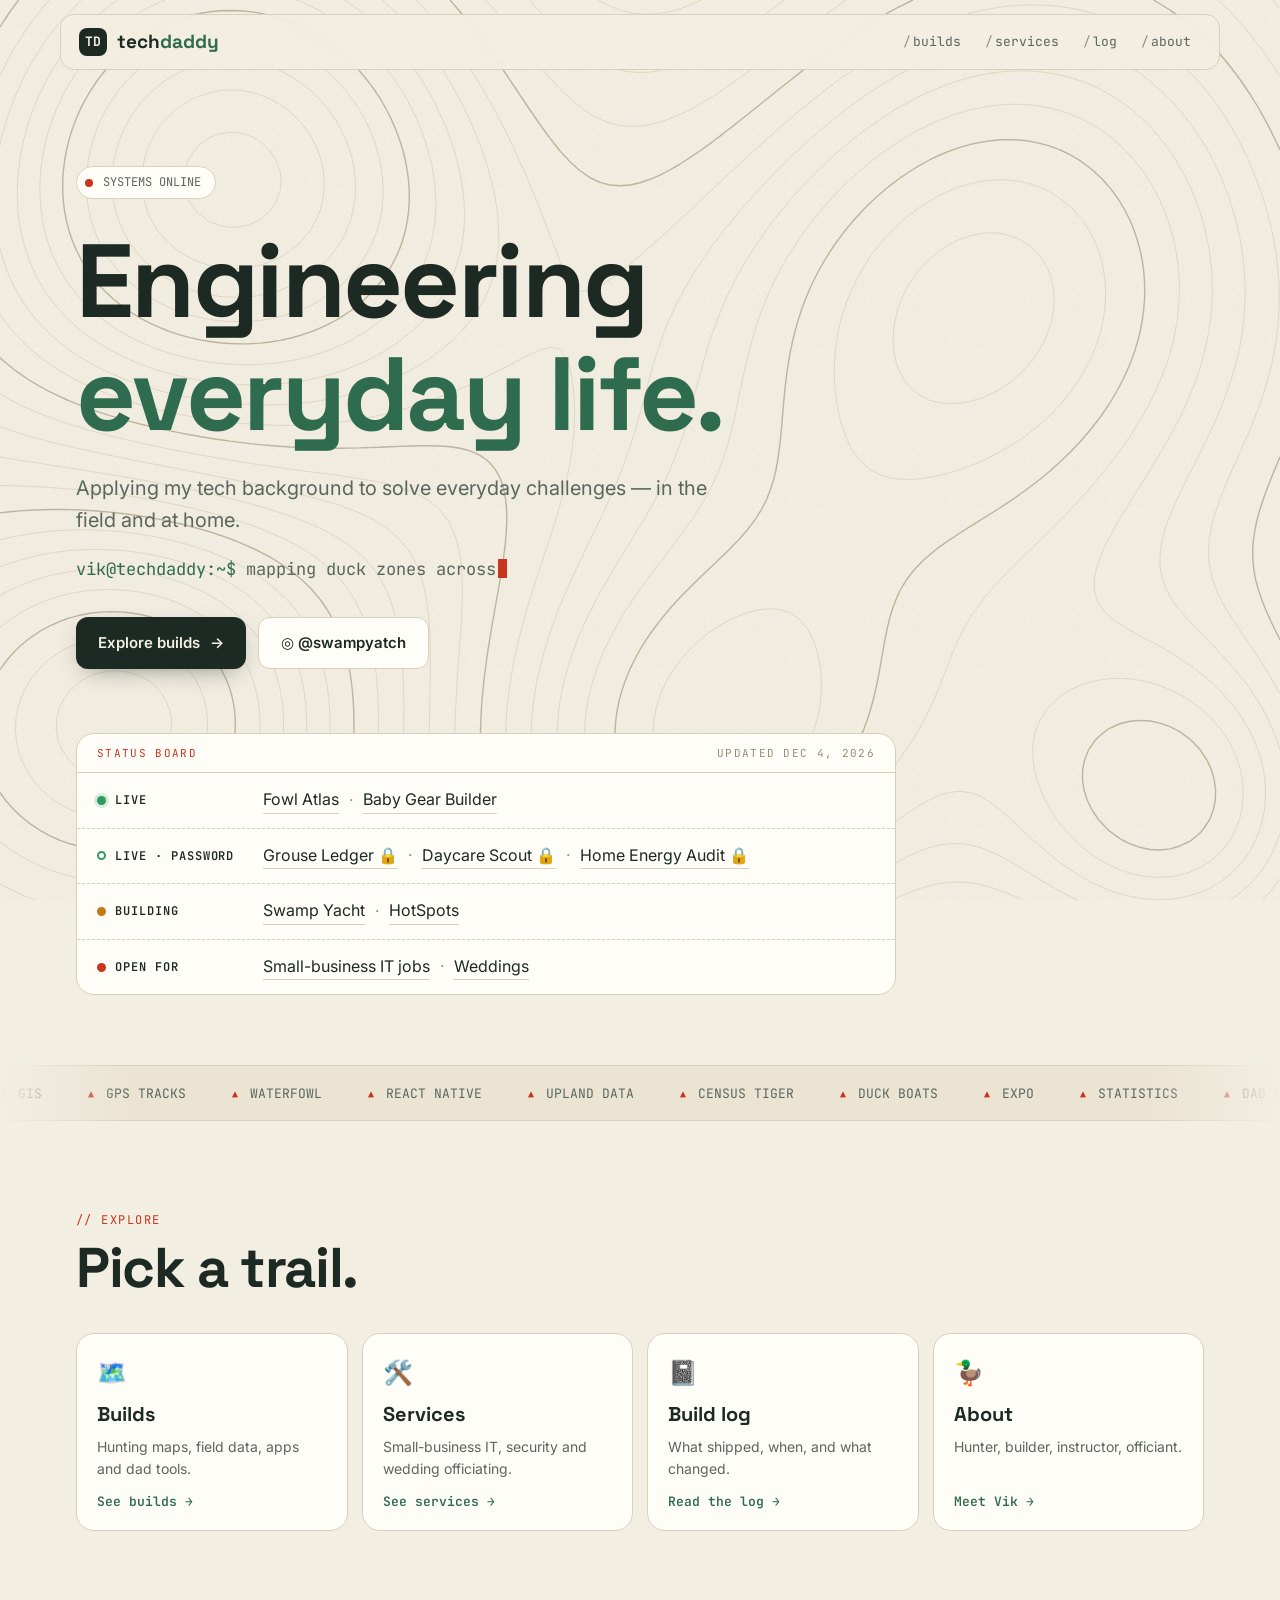
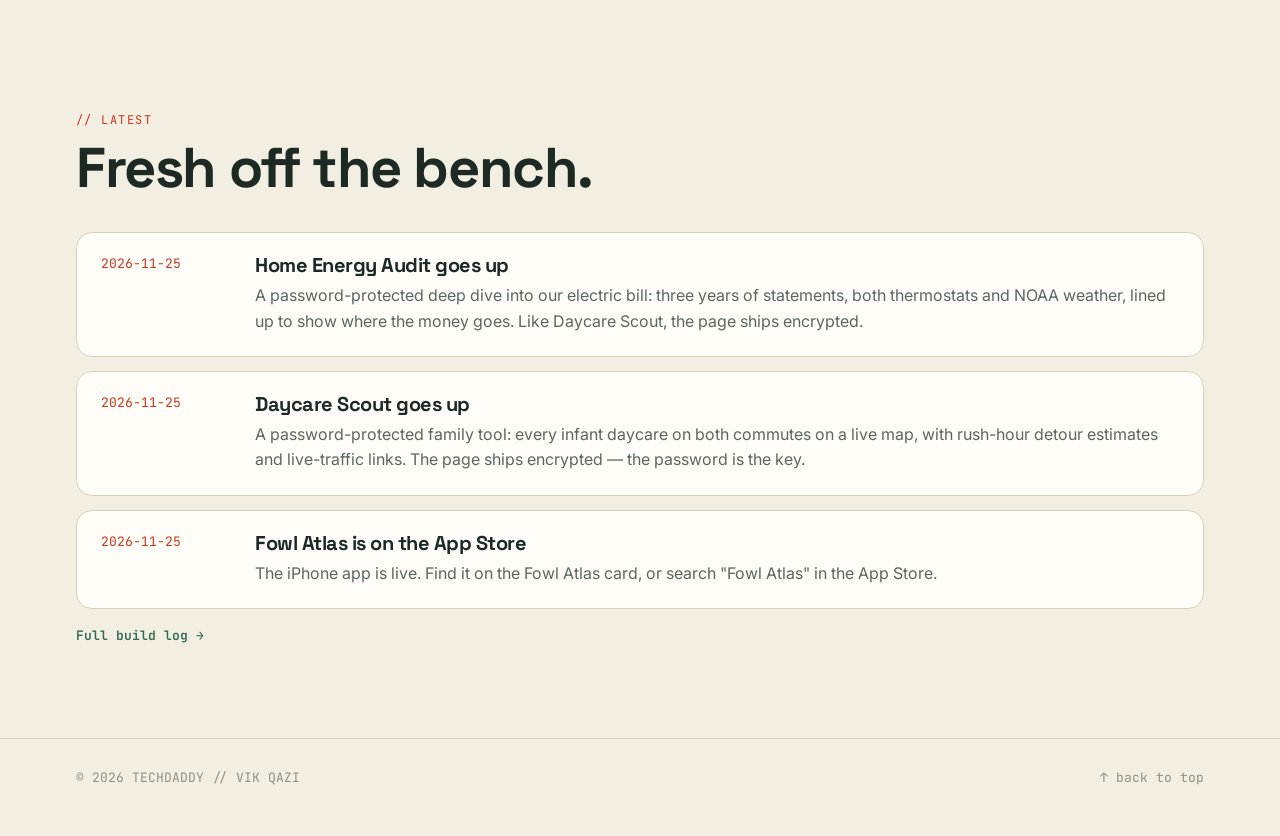
<file: index.html>
<!doctype html>
<html lang="en">
<head>
<meta charset="utf-8">
<meta name="viewport" content="width=device-width, initial-scale=1">
<title>TechDaddy</title>
<meta name="description" content="TechDaddy — applying a tech background to everyday challenges: hunting maps, apps, small-business IT and field data.">
<meta name="theme-color" content="#f3eee2">
<link rel="preconnect" href="https://fonts.googleapis.com">
<link href="https://fonts.googleapis.com/css2?family=Space+Grotesk:wght@400;500;700&family=JetBrains+Mono:wght@400;600&family=Inter:wght@400;500;600&display=swap" rel="stylesheet">
<link rel="stylesheet" href="styles.css?v=20261126b">
</head>
<body>
<div class="noise"></div>

<nav><div class="bar">
  <a class="logo" href="./"><span class="mark">TD</span><span>tech<b>daddy</b></span></a>
  <div class="links">
    <a href="builds.html">builds</a>
    <a href="services.html">services</a>
    <a href="log.html">log</a>
    <a href="about.html">about</a>
  </div>
</div></nav>

<main>
<header class="hero"><div class="wrap">
  <div class="pill rv"><span class="dot"></span>SYSTEMS ONLINE</div>
  <h1 class="rv">Engineering<br><span class="g">everyday life.</span></h1>
  <p class="tagline rv">Applying my tech background to solve everyday challenges — in the field and at home.</p>
  <p class="term rv"><span class="p">vik@techdaddy:~$</span> <span id="typed"></span><span class="cur"></span></p>
  <div class="cta rv">
    <a class="btn primary" href="builds.html">Explore builds <span>→</span></a>
    <a class="btn ghost" href="https://www.instagram.com/swampyatch/" target="_blank" rel="noopener">◎ @swampyatch</a>
  </div>
  <div class="board rv">
    <div class="board-hd"><span>STATUS BOARD</span><span id="boardTime"></span></div>
    <div id="board"></div>
  </div>
</div></header>

<div class="ticker"><div class="track" id="ticker"></div></div>

<section><div class="wrap">
  <div class="sec-head rv"><div><div class="eyebrow">// EXPLORE</div><h2>Pick a trail.</h2></div></div>
  <div class="explore">
    <a class="tile rv" href="builds.html"><i>🗺️</i><b>Builds</b><span>Hunting maps, field data, apps and dad tools.</span><em>See builds →</em></a>
    <a class="tile rv" href="services.html"><i>🛠️</i><b>Services</b><span>Small-business IT, security and wedding officiating.</span><em>See services →</em></a>
    <a class="tile rv" href="log.html"><i>📓</i><b>Build log</b><span>What shipped, when, and what changed.</span><em>Read the log →</em></a>
    <a class="tile rv" href="about.html"><i>🦆</i><b>About</b><span>Hunter, builder, instructor, officiant.</span><em>Meet Vik →</em></a>
  </div>
</div></section>

<section><div class="wrap">
  <div class="sec-head rv"><div><div class="eyebrow">// LATEST</div><h2>Fresh off the bench.</h2></div></div>
  <div class="log" id="logList" data-limit="3"></div>
  <a class="more rv" href="log.html">Full build log →</a>
</div></section>
</main>

<footer><div class="wrap">
  <span>© <span id="yr"></span> TECHDADDY // VIK QAZI</span>
  <a href="#">↑ back to top</a>
</div></footer>

<script src="site.js?v=20261126b"></script>
</body>
</html>
</file>
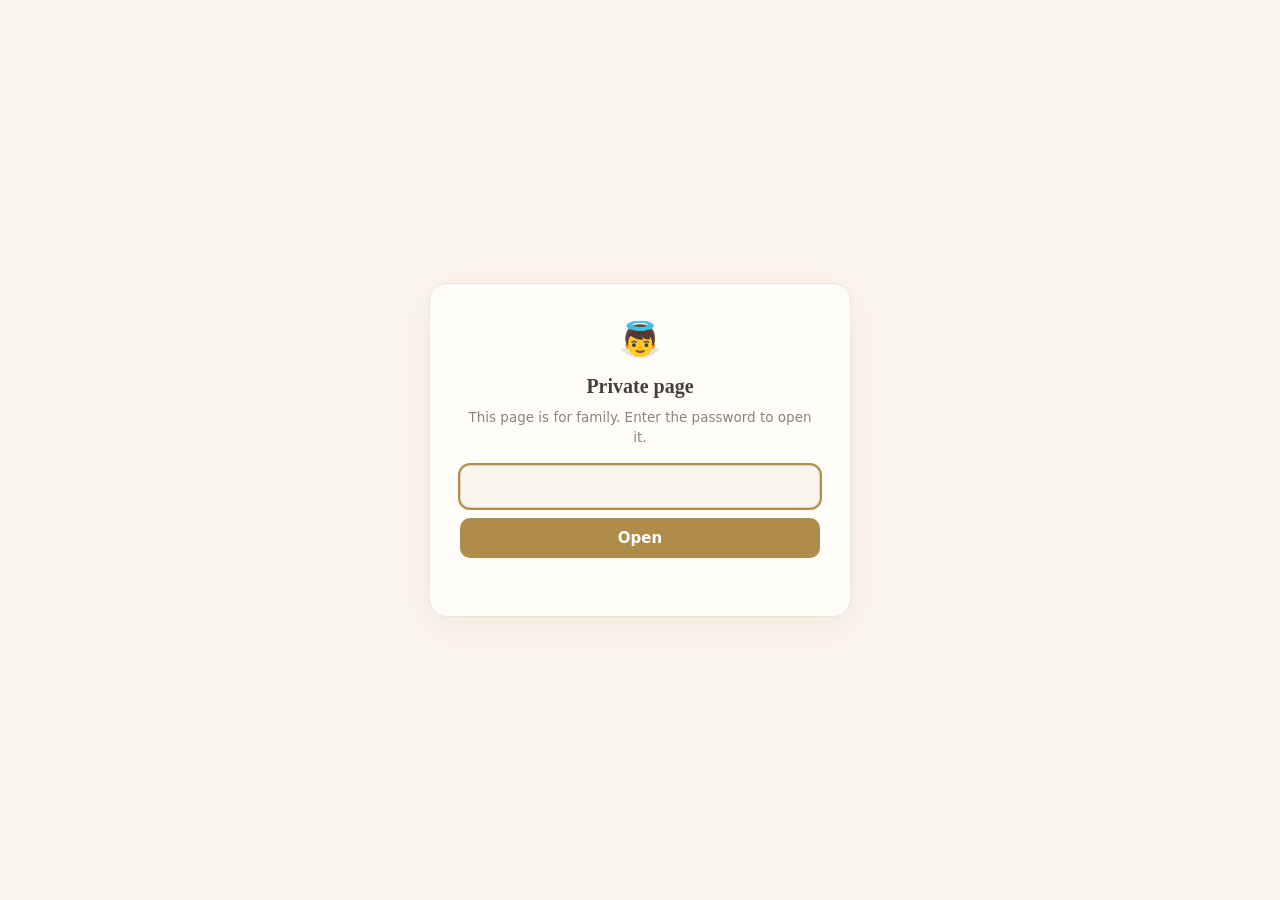
<file: daycare/index.html>
<!doctype html>
<html lang="en">
<head>
<meta charset="utf-8">
<meta name="viewport" content="width=device-width, initial-scale=1">
<meta name="robots" content="noindex, nofollow">
<title>Private — TechDaddy HQ</title>
<style>
body{margin:0;min-height:100vh;display:grid;place-items:center;background:#FBF5EF;color:#4A3E3B;font:16px/1.5 Georgia,'Times New Roman',serif}
.g{width:min(92vw,360px);background:#FFFDFA;border:1px solid #F0E1D6;border-radius:18px;padding:30px;text-align:center;box-shadow:0 10px 36px rgba(176,140,74,.12)}
.g .wings{font-size:34px;margin-bottom:6px}
.g h1{font-size:20px;margin:0 0 6px;font-weight:600}
.g p{color:#92807A;font-size:13.5px;margin:0 0 18px;font-family:system-ui,sans-serif}
input{width:100%;box-sizing:border-box;font:16px system-ui;padding:11px 12px;border-radius:10px;border:1px solid #E4D2C3;background:#FBF5EF;color:#4A3E3B;text-align:center}
input:focus{outline:2px solid #B08C4A}
button{width:100%;margin-top:10px;font:600 15px system-ui;padding:11px;border-radius:10px;border:0;background:#B08C4A;color:#fff;cursor:pointer}
.err{color:#BE7055;font-size:13px;min-height:18px;margin-top:10px;font-family:system-ui,sans-serif}
</style>
</head>
<body>
<form class="g" id="f">
  <div class="wings">👼</div>
  <h1>Private page</h1>
  <p>This page is for family. Enter the password to open it.</p>
  <input type="password" id="pw" autocomplete="current-password" autofocus aria-label="Password">
  <button type="submit">Open</button>
  <div class="err" id="err"></div>
</form>
<script>
const ENC={salt:"gP5GA9oGXikedhWqUcTiAw==",iv:"9YV879wmt/XBHR26",ct:"RHmw9DzVsk11DX1Pu4bFIxLDo0PvUBzEsdiCuIKVtPQWFdxndx0/+K4p5af8zSrq7TYCUsQiWXxrAuYGxlTDxvd0gb6Lz/[base64]/+BADSeOuO0PAGtQxsZDPkrZ7zPgIZNOFu0Cfud1tW6bHM7eTgKPD0d1/+RbZfAlLJbBeQnytZOWy8WHXkFUVOaHqKIWVG9LCWtQA5UgXtoYJHUT446GUfnmks4FaFU0D2l1K0abxo8TCNuz9q2dgxvo7xdpGTV3DVvCOgZSKvJZL+13d7a4A+lr0TnhV21PzCRoy8WgN9PZwxyOeCMfmuoFRHahZ2h57pK6RQ5lS2TABDO/NFCfK4Ld6i0AuXM2zbRB7gE2u+nyOUHyvVdlf5pOx6aqYSmx//NauXHXF8NHrUF4s5Ox0l/[base64]/5Mn5CNQhOqluMFyv57VUrkgdkPBtu0XYPGBoss8bC7DGzzAyHLks/Xth1iLFz++mQw7U5sjXWldJZe99KkZmRf++bX3MQJDe959x2qIQ30mtySrEUQ3zF3ueszmX2adIvFEq2IuS1Apl1rh1S6fF8PrEECeM5lXuQaqm5rtxybtj6UGE0RopAap3+phQKuXvm7jZDWlFLRjR6nqyvJsqKBe0V7MDHIKWqtDmHBQb+9MD/qpi9tfUB1WX6mFzw3SOBnDRGXMeo0UhdeUhzJcePDTglPTVhnZ7D7HWpyT4psWLIzy06rg6AbLYYJ10bspJeI6pAvJvcLmjZ9upf3VuELV974ioacF+j2y7rB/5BT9J5nqicf/QIhfTRKQvlNRDWIE4S6dWSisP580qt8Rpgv3jlcz0SOKIqPng/[base64]/wSqCm2d+clQkeQruu9zy1PuwKS4ZYPY9R7P9g4Tn8l0G84dPx4X2LI43e31+KaSVirB/plx+jyf9rJf97jSk0YYoDI5LfjNy/yn5MZdqBy45jHK/EWlG9GkQj1XABj6V+yJaHx7gbLxwu8AeOn8C4TKlrkTukTuo2+2/[base64]/f5G9GrLTVzjlQJfrenEpYZ79Zr4uKT5zGkeKot9FvjzEw1hEqhV/uaPNzybwRx1X9pHpnnbkHbxRJkUWhKH8o/ppuAkhaBT8jtlZfDsNIRRlu55j89BMWmapMlhAdo/PVFVRcAYTTRZwJye1ZQBq8JMUmz6+iXN6FJPU1YISIcDWmBNRKKTfkxNNhxue+6AQen44kgvR2swN1HMDgGalixl9wW4Xr/LHsGY6w077yoSW3S8Dcz8ZQ7xQOGW1gmvNGvhCyneB8k7v5TPEax74whwhT+yX41oXeFb77vTXPZS6eoiurAsjdc1LelQCRfbkARErswrxib3vK8oKgWf/iaBdEr3k3H5KxWPIBpQWc/iZS3dk76Il/[base64]/+IXg3IAvoDzrpp6Y/h0gC2d9yoxsTyIu8cv5l/RtNicjnFK+NbtbA/BTAB1y/uvXWbQ+nh6wTtO76eP9JTWaalFk6qMlsD0dRs2c9KirUgrPhFZSwwwhO8YePb5zwXaD5nXfRMvB2WP0YP/5Cj0pFKYiNg3mUpz7Wet7a9k+iSg9ojs0WK7IXo1zJ3PPlVdSAREXsjBey3skYaAjedD6jkm/nC6sSv2drmk2b8iNSam9R23q0mdN6YzMm8CbRuMWDX7TkS692yn9DBp5auCpcBnFhMr9yIOYKkhQSbMOpKMBUhw0CFAaHE4Em25opZ73falQkIrE4itz90Lfk67FyWLoHT3KBPQQnhqDZtD/CkMeFBkm+ThvnR9NFNHIx3OWOzYPYcL5az4OlRkzH4Tp26rpiC4yI2FHFVQJnqo/NJGbUoIDV0DFziWu2R5piVWuTzt+DgX7TV3cMjRrUc3duRPfPZ1IGemHbPWT4IwoytYMbQjJ9AS/Tvu8yCTCBiv+qpUOfFEw3oKsr4aljb/w+FHK+HRGGWYZb659CBsNn6gQW27uippbgBCUph4UxdknsuPVNEFpjdQ+D91d6FvtdZtRsiObu1iw+YSQxpQ/YHTagZNEiYpL9l9dVv+qgg4AYtAcWWBez8TT7rflIsvATmw0IFX4xwMHLvP6Y8aAr4K1xhuhm0X2/2hkpm7+ymr4U8xLDRofNW6CuPf8gwTA0cEtDRr/nYi1I/O7jV6ht/6mJE/HxhJe1FQjfevRD4jku3PLgr0qQeg2twuOR91BR6LIho759fxDlk06bWz8azEC0MK3AEFRjf5eg93guXiOZ07j3sPm4GfCroZjD4HqvZNtcMEY5nZEPtG3nlNBcAihKmsOfGy0deDZMDMHk65czodvgFEwZRiy9D3FRRp/aQBXnoDGjtAeY/WP2hfo0emMbq7tHr89wJyAye7LcmKVrVDoU+2ywi440h7YcBdcKzDYJ0QTgN2qY/ilFpb4/gU5uQGLFJ4TcC2r8jlwz0D9jaMNz1MN7KlfcK0MCvsClIvBbvZREHzai1B28xugM2qK5EH9h195V+1Bnsq4teKrm23xSv5gC3Z2ad+roxAieLdnK718drjSSDJHq2fbjLKtTWwgJVHFJf17t8GfP++FtPFAoYdMU73To5C/j7uS2MP5wZu1Y8EJ1XcnXcx73saUjlo7UC/q8IJjyghGB0TXnf8r6PsEUAb1MNnZ5jd2qmVpMcnnRNlEDGKqqpxvx8zAataPC4xTJBnxgfpbICW9anPf0eOLTddSfqYbtjG5ysXAXjUYquSCqzVqHxPUkvuOserQWCkBl30W436PsQDQiO6tTLKS96whDcwHnt8gO4TNepXDye/0dpoYMmIAgFbpek0OePG/MSyCYeqn06GMwgg6qgs/fanrmkCHUF5gl7ddfdTa+lRs/TlqlYGytWqNoec571LCTH/8Jxr1ZZrX2mUSYXqWvnkAShE7HUQCRokZJtu1nCo8MHCu0xMf8jQhPDRtymyzWoeTO8E7JqCLG5/pP6UBlya6KU8AQsHirf2zIGZTF4NrlXeekm439YUa3ocKDvnBGtibWHQapUEF/AmSeiD4Gpc51hCYimEzRb1iHyuT8pyZ9v5A+c5BTlMpeBQLCaLX1t1DFYvdXXxqMeIe/Ghs/QXpJ9po2lO8uujNWvUx3rEgoXQRniaoNOkZEsCM5DDZCOg4vJGQLcq/QefZ3iE0Hpzd2c9KJtepv6ahhzFwxNL9fwe16Noav0qeardDcWOTHjV6fAI/K2xINv/p3hwWgpytC6Spo6Vx+tlpBm1JpuymQGuFl1p9rIvh/3stVvtcww8rpNi6xcL/MrfvlGJHX8e/8ibfhFs7C3cLuGD0j6+2SoZl4M4YtYT+MhX11XjwlgnGiQQd7VpW68lCIsRuGwfIoq9Q2gXpdUN72JqgZhux47s/sI5zRi66Vk+KB++ygL79I46X+LaiBcFhkXv4NHEK9vlX5JBEFhGyJ12yIF2B5VgBHoBk35YsfIyRcKGY6bdvK0HfUCXif9bZ2Cj+tle4+OC6UNGyjOovhdmjiR/Nqe0CsxtDrSVDf2UJzmdzk+3XRXb4p9B2dlcuANbRvXXN2JS9FSokN8i04pCa/Zg4VLbWBnC9b+U5/jdeqbju4iXIBkQTAD4Z8MIXqFpBdcNXasay5sUSpd/TNqzv+/tTIIuu1MGNAHbkCMRdDvKP2BbSLTEdAvQUGjR5sKMlidwKj0gEw2lf8iYBQlydDusIbrsp3zqEvFnoeKHEPO7y0H9vyyygTpRzu7Ly50XqyFbBO7zS6ZNBvqiS6xWZFsBGeP2u0HIldaSG/yb4Pxmat+T8vJjmL/STeJj9jv9jJx74/2sokvy3/CnyKiDFK802FzumunRY/[base64]/FeJBhp+r9I4/0JUhohCvILV6s/5UiPvGnnT4ctP/3+XjSIQDIwDLey+vKWp+Nfw+7Luda8WJwjB9jG2EEjqTPg+0bBIQphXKzJLAh+v1CkNVQ9/DOUkMybijioYGreiQYpI1EGs/[base64]/zR5TRvGi29ZLrcfC26Yb8+MNKUiAeIQvDkftb9LmvcMNXuaocHwrzjg4qAMSeW39bhbQTmNxCY905SyaoY5dYjpyNdxGjjwMQiEaNGc5USvYLVEQ7eBSusm4lwiL3+c6/ilBWPtvUXZ/M45njGksgPojm8aWXBASGlBvUUlR4EZQFMC6H/VVpWyOxYs9Idd69/vjdqM33F+GNDZpCsH606yN9lmnREBMVOGc4hADaEDUq3oYu+xdu96NKRUNHyS9Ar1Pg4BJ/TG0SNFRFwKbXM9TX0GZUU0PWvAgXCC+wcXLNzAzpcuKEdDQnXr4bW6gL+UK/j0CgPaYj2n7FoRyowmz4+cXxQza6ZwCgEkRM4UPPWYKoSUTS2OBEd/BQyFytb1oGLS00NFTHAgz5AdTe2qocFpccNhmIOV7lylawPrGlAJ1RM3j/EL8tUvJyGPYfbCIy/pe+mHeYexwUC3i2e7cGn1L1H0MdUEuVTB7wCUKkqf0s7M5ddaDnyzQB7NinYXqsaJFfesjR8Ftwkx841HRDhDu9qt/6OeDa6gCh9beJsHibv4ASSd52qrU7twYcM74bb1uzpYpsT4lu34+5m1jc0Duu+63Qg/UGyixrIgJhVK9S1hw8a1Wzrk+tsfQ88wTq5WkmftEB3xDTKqcj6Y5Auu3Ow7GU0ihzPIxBCWeV0DIHCBy4AzjUEqdNxsY7Z9BZYVB6WluhqTQHQKkINOxS1C/mq7mBVLRp0tFJdL5x/ghUfVU+vTMo0BwTpmGMYXptRBiesyZMqNhaIopYNyaTkZwq9LOZkHiDaYJlL8uxvH7Rbz7UnepelruEpw1VsrmfDmauaD38WhUd8Vl2Xm4tYZJ3Act08e/vI/6CUG1Y+Eo/oCa/MSYGQDm11pd61oYJkKSgGich/GlVwJ/6pVceSY1p3OVgC2wiRmER/O71eelEnIoXTzvFJ/VLKAFWx3ma8PDYGAn+hoMgWSz83xXf1rixmxoTlkqnus5ihhwhhbPPHzJRCPBincU1TtB7TSDNxZYyLH1cUY7wPMXKz2RvHYB+uO7Lr9tJH5mkQwXnEJz3sqOpL0UumjVSjPgjCN3PwjuT+bqSM3pCaWDXZrGLi7KDlK+e/05YGIvLRqnlC7m3M8ba0yThVq2ejMLZ7Y3oNuYiIUdmtDo/eeQLa0jc1ATdWaeLkoCA3hN+Q0ng3i35cv3YtHYv/YcwzuBiLQT73dg1dJbjMk/AAK+dL683eyOGKt8sP4McloLHdCGOe0OIRX/rcqZPwj0rFFmol5UiHXtesSNQ8N7hHSIlHxYG4f0oHAxgjmW/IN956Bi8hABk7iSjIObMi/rQz0onlkNU5cI4OLlDOXZpBUekqIGIhG8H+BUo4ZulOmb5PUAa+kthI1mmfkFYpoge7ChNT4K4BekA1KNU6+jAXC/+7pXWfGFlmP0js/Hury55qER4cUM1fo76HvR964kHU79VX0kChFmKSQajatvIC0yWldnMxJhcuONLzTkfoQY76U5EqegHhV1WOdpbuqMFAMpwZUjYCLl4xCRRE0eMKWuHpFj7J+55M4OeirDncQkP+0BjNo2XtJpMS1cuBiBvUJ592lIaRstsXiBwlzqlVmpOW+5kNviRlQxwo8Q+3p3/BSMb4THaWsM+2aE3LBxmDGbFdFNtSCzJaSED1uolznyZJVkZUEGnf3mEzYuW2sOpkCifwdFbAOU3EqLpX4Pg957XEbDOBbO6rej9jaidK7h/qJP1AZegnz5OGUhN3O+LIXM+g5o/9H9RyARONsJUm98+xxengYCJwQPpUM42tvTJYMtVExCm+gvXJD3TbN9SQOdvtRg/JXdWI4sP4PXt0eUahstoCZ90jdXYEpgAyWWaCvrMaJn3FnaI8DmbrrVNvohW5Af8Rg+XwFLJIsOa2JUkXan3Uktwy//tpXaoMxJVuXhbmnUuJjIWQB5gBU9jt3fECcN04uIQBM8FPuxJuGxFgGV/8p8s0k8twDxmL0mtC+onzSnW4Xw1e6P4JM1iPZIj2SGLkxF52Vfyb8iVykksLUNhWLc2k2EqPZDR8Jjr1oRRyphM/+x8rUhyFOoUEmdd9RyoDK8OqPL8QuLUKw5hVhb3hPof/NjwRaiqy6JbB2QennZAe/J9yNqd2WJSvZ3417n8SBEZpTF3zXwc29WQBhDnLeVHLKg1L4VdO1lRRxxyx2KFJ7s4iOs6yM8Qjx8JCE62BpToaAZF1tXl6G69jrJK22UHxWWSEzJ8AF/Q9BpJNd/jokBa5oHADo0DyNEXJx23kHq7OaQAuDNa89+TPC8BMLbcksxCWQIIt5T7b/Rl9Xj68bbQpiSilQtPrJfRnTrLxHUhUIkLYW3NZoldLFdwtYXM6K7y68WIch7pk2t/E7ZGMqRD8btzE61+XEjL27QLKVXpz/at3gzJIPQa7u1XQ6QUUkTMXGvKSPy7KBHfZM4cAS3z4s8yAYt/IzFmGueSnh0mX2f2zccMoYnCNHApyK5mYX0zyEo/S1CurjlUOG9P1u3ZQWohKN3oMRnUvxMivedw7c1OHcVD5iQEZN/0xwtTaUC6oZBRBnSl93Fe4cg6uV3BQo12MCqTJN8lrJh7dYWC+UTSuIWnkjRJzcoIDTvRm7lkQRlN/M/UZQIx6pznUQi5GQEOuDTo5dSWrbtejhMWj495wzLeq1IPkUC3LCfoCQ13KQcbsfP9ERnKUd0TgLss5o/xqFnLFvpeKQUdIQShqwEv+jnVTy1Q5HsbDeU2YaNO7c6hHt68Sb+BWu3yJBZ3kCL2n2hIGgr0aj1L8+VioqFAJx8eT6mVzgcEFaOCOZgr0VyFJS1Mfbc93o1btHZw1F/IDDEGWMRV8DzDZsrApQPIMKvIHpQcJSgEMiYrU4GJW+gdgs7kpO1AeDVW9XVLhmaNstdMxlbi8rljPE2kSII1Pd9L6m3SVeG7yEawg8568JXJ9uBYdGF8CEWEGj42o+3mFv5k/rxc+yrmB5Bmgwnrg55Oxz1PuiafI4m8lc3dlC9eVASGVclmqJpPkRC/RPDnO9oaSwCrZDwImEO+SNJ/MscdyqhrKih+tKF0TRc/7blRyiAsCKecsCJNuoa1wFATJVPtX+e6BN6rMnDVJN2qv5E2csQvJ74qLmiaRXJygKewye0S0BFev7g+NvsZWSuqXVmISMBZc3Rr9Oo1XdLBKOlnlxv/UDUKm+ffiP26EEF1meWAktllpsnfcGrUXXQhpbitxw/vp6oJ4rmrZ6LRlp0qrJ8Sq4EvdZRgPjSqy06+dL0KASimTPKx5ZIjw+4mfsKsRZbmH536U0l/xn/Z84HCv8kiM9ErkipZ5DX3hE46okxGMLTSbx5c/DOi2+p+n8mrXUq0HkEezhSHdyBcBIcKzBYIGK3PPDXQVzzCw6kEkd/TwBB8HgT89bIxCmEN4NwcGG388f/8SbzCSGWQsakuAU3B/OSrxZgP48bUCtmPz7q8OfaHH0XTjvt3ivVtRgdmsLUnLXLGwZPcVjJBBJhOEVRaGdzdhLqD3NRw6wL/QwTwiDI54HU63o9J21+NM3zyM8b9oQZnX20JSgEPsU7eRyWNASdjPnaDaxuepqHrsu7lc7M/PYIQBH8ed0JICjaQhcmTEoWRy/s/Gjf0qxJGq2pB3WNRuaf1oiA2SkbpxsV5L3r2qoJO8L3+CHdmj2FV2HQzskLC9ik3ngonU3WOfzPU9nIyZhtrbdZfYCFysNzcJH3Y0BgFz1daQ3swxTZtvuz7BahIIg2IKri8777Y3sNFrhYVTYb/Fbcp2voE3E3+Jef866X0uIj4AIWuXgP0Cl1MxrcCc3TQ0Hh6ETjBq/acUqwFSOAeISePCm+8bjQIa8tsHtRM0hP7htD7D3efk8AIL8IqGyb6rNkL0gd5ViGFWm6V1Z8WyrT2YX4FrQ233aO411xaHZfOpoFFVcQm4UUhMTgd0VAjwlEtdpvGlNN8OZJDYE7locmk6wjc8FYT+KS5hCTJX2gqhlt1YO1JQ1fGlQqWURAn6Jy/t9eZtyvpWWAUuUo6/VODyUGfCFVHtp+SsNeHt/q2TR1+/n+ENqNvbSpg/Rvqv2XNGWMbrE/BTYujY9ibsVMahArlnK6hwoDgedY9A0NDE5fFrDnm30g5veMoA2XGrwxE0H9Ekee/+tT244le0G9hDY3j3iJF7R7IXQSEtaSrVNpdBvObOyi/Tcq5i9XdAz/8vxGQwJRcutQ+hgWRLFVdwCmWiXM0ybY2pKqJ7Kw8t4CnQDzIf9QNYNoeW4KoBXG1x90LBly+eT+N/MN45/uFvZfXaD0dgAIjhcqqxYlcNvt19LXCRqX6e6iSicOrhxOjnF/TomFuLigh3T1Q1vVLYq3OUS8a26OPyw+7VFRdfvduQh0E2gaHGoec6UytY32tvtLHt42Q1IsaB4hjAdWrm0zMH48IJTX1SmNvWxO7P8zhlmJCIQGslVz4J83GjVGBfZw1piEMGVV/EyEBzeTTDS72dkPNY6xE130JyN0V2icLUCrYlUKroLqJGj31qzdQgyhElFXyemTxRbNJvqqyIjkUolK288FVGEpKjOw1SWV09MfE1iROELQZ46Lo3jmVuzNqf8y1cg+OsG8dkCkEBP9UdyIc4S3HxIfd/++4bBHYKtIyP5G4t+uEvHY7e73HEsgEsPg02EKl+raPAt2nyoaPxiNs9f8sOq80Zu1PBSpgB5X3QorDk6n8Tyj4YGFXGCf3bZrejYDdrAqrhg+5eOSSJ/c0aDRYBR9raGJLLjjMJhOPfGQkTwISxlKM0TSaozgisiIoTCdOiAJuSyj4iHZBi6unDvmYjqp2CF8+1fcm0R9/d40PSVxiaX7GegOBY7DVFncXmyI5DEgz9QboAM2hbxrsgdHdpa6aB7TkKXge2n9G6MyZ++tB6j37EKfSI24dkqac4GwniqjldkOnUzF7RBONCXXXBN+Tbh6aNA7SvL0aZc3TsX0o8jP2V5XR96zLEtci6/I+lBrdhzZAGF2xtdNOwX7xYeT8SQnPtHgU/o3Y3Di98r9pt6P+a5r45SWY3tK1mT06+N13oQEhczFQjsHM16zfh7PFlao3AECQJUCf6FJMYm/ojNpCC/JpRIhLbJGeYWDOiyIKmMgkcVfeTVvMzBZzNbfJPLUZYEDesdPB2sXNoRTwHlJVofMK49z0c31xpjwGZI/J9Ao2w+zu0uMaFhHjcPER7P7UZsy3rWyRAQw0ah6q8uYCztR3QkY5NMcHvVFtC07bTly5k49TY93xCHG6ZjRIT8djIYoBX2hQ7AJMaLDH/ZPagKGy7qQgHJIDJUf4qg/NXlucpqA4/qBz3IMunnnvTTzqzMjoVt9HAJF5PncV8CcjWxov4gi7nDhTTZWyvmvuZ0qzWd/HnbHE9b2sZwBDjjlZ2GiPjeP11LCajiihNECQjYlKSVMs1XXdz36fHs0gmflx0raQi9OCPWmHH7jy7Yn/7VNIklVfi7Ng8hHUfbbdVVT+gjsoIxfwAGrGqc1PjxnZ7xGCRMWU+6K+klECYFiAZ5vAnBTqjXVnLuATD3Wr/6YIbY7k4IMCUqhlVaLPFOyyxHmJMPVgxB/m+cHY0abwPLI2r0039jeTI8vieTa/b5BvYt5G2/nuDmMdDjOEFuVgVFUEHQw2w2I9WV88svF2vGl3dkg9w45tGh+WV/0c2OampaIWP5//4yivpC162Jj0yRs57KUa6d6u3bKuVUcys8iARq7WRecX34NmPnv6gfHNBrDjS7HkOHXDKoPRxR9hW4Qd71mbDrSy+0IIjxlsHPVC8SIc26gTqWP3JYkiVbNN0fJ2mtLgy25A1GelNJZXHJEdSW4RB4qSrg80rMH/FTqmXsdut+bqHYoDa8eqD3cVMMNhyHAj0/BQ0JlB7BxBi9VqgCwF3i25qFBpIF/xHDVV0Y/gukEYG7FT2zvng8FupfDaUOk7Fqw7DETyfPHEMz+UxR0VoqSLVwWwfd9u0x/[base64]/HbnFcPaG0qBVUr10mNhg1uv58JsFlBr/dP4l8UhjtW2k9rfLIYh/MTIYfo5KqAskIC7JNcw5/0UWJgMtkXBXR3vg1KkjaE8b+V75FkfHCa9gsLQxEW8IMV01JpUzOKLWH1Uk6jBzualbVYP0OdhegUpLciiVKW3EDvdWaZ+FJ8lBjIoO2GThQ1in9gzcniKwRBaAdDIpm8auX2nLnJR7MAysfq0TBXCnyMo8ET6XfkxzsmK+1PDl4Y2t/kD0HYNnyIdlZgCUk+MLkZKLL4FMBdtsg++r8Mwm4p1vXdLqub4lV7k2lFvF6qhIlD73kfMWh/WjT0BGB4y1DNH6AYKR84AZ53WiKyJ6AU6mqoj6N7+uxXPAVJAqs27hPSot8KMza/GE401CA7WJ/lFTdAH9W2QOacck5V80egrbC7d8e3iS+v0yBOL0WOeOOxxMEuElyXY1+MWxkMd0NsvR6y1sWWzy5rd9idk4J3HCuCNOWN3tLI2pLaKuIHS8YODPMHGX3t/uYZChaTsf1Pw/[base64]/+wgYMB70EUN6d5LV2sU3RCWWQeN5gfxnqkJMjoBawImzMqDBDnRBE+15ZUX9ijO8Geg1ytDXo0GWPbC0NMThRKdiIuulEoM0nmw73/CpML5/ijKOGDo51O7UJbSwrQwq6Pkwm/3xP9PPNQXS1Mee0ig3cdKsRfEOWnNdYjtCjAn7Cfz+6PTka0MlEyV3X3EXO3hq/GnBY5Mvh50Og8B1OTNKGxae1+ML+ImGVudd3VZ7HG9n006jp3HeTSO+vO5XVe2DKwZU9WxIdCcNQo4TL8y+rM93+nag+DYGxhjs0h101noqQEuU2Ka66z/I7A1AbMAto/xWl9X0HX7uV1MXbDEk4zNuwO5x42xoZq0LMCA4jyHB6D0ozwjUkHsQpsTPQ5kZOxt9JlXNE0tvbl2IBk3Qx14dY4iREs9ih+hspqny8xLtp9KKx3BfrIsX/652GAzwFSyrF3Hckj437k/bXTDbht2t7sDVY4o6/XJMC5lxtXSF5g7UKY95JNeFOHir6yYj/sfsm8Lsr23NpxiWypdHfnZwiUdbkhpMxT6AfmkkmptW290bJar6at6FU90RXwgSbIcE6MjUAzlQCtMqHn7++b4QbVzB9NTtxomnS/LoU1VFY3IseWpkKP/ZYDMksDc6xkA3qRZ719fGeK0tSWK52HJ3xi+GzqQ58Bpebxt+jExMcY2zta+V0w6jhenpJpkEdqlUxX8+uHnH6gJYxv+oYkhIZzqM5DP9BILl54yUvwNsFRnjbE/EZs3nWTnBO/vYbpA/FQgUlCglYgZu5Wv4T6g8h5l244bdXdWOziR0+nAJ95yNiSq1I8jtbvC249wqWkRx5LCu8KcwPnK0stzzaFmmgaXVldIEpTTEOdudSBw/nwa4OiJ8ogoC6yw1j9rd5WbD5l1W4XjLrRF4O+18ToTIDkg2ZkuwMHj9PLCBa1JF6WuWL5jb0apERrbSXVXj1i+NiV17fDMOWEmqgdNdHAKcWRi3SFFT166lmpghWy14/Pocl3IUzye4ctQz4mVLHJkqL13sfdwJirsfP/dM49+gmZpHMPsgAUpfmwULydNbhuEnKY3+hmH3lX1mNqo9Kcv62WmiafZ8tON/2dHUAv4h5q2CYoMfGX1/LCzwHBVMeeJ//y0L5YHgyizOqjoqcLN7CQss82t2g0MtixYZy/WRVtXXdU0sju7XNv+1sT1YMAeimUocyMOzhWYTnEhbYNyJJF9QdzEy40aLZSC3SbjWKb/UpGdT3DWCM8lqI5QERXj1Yat9w/[base64]/rRXd4jMsx9Lihh/[base64]/g5RFFE1oGSUoKlNDFaEtgQsZP0sttPYzfLbzHmmKMYt4hqMw0roPIu8xqiLdwDjqm/C1KJJANNcoHb9/Y1EE3zjSg+miheXOvvFFsFpS7uQv3kvYlHQR4njEwvWX+7nw8dJGbhexe0oiAZ1iDf0JhKiI8DIQwTJEKSltJqU1tLT14Cq2++vhLWXhzu9F9X7muosBmxtrj1OCuNvJGrpfoi9flN+6ml9YkoIJLLYjdKHLA7V/s2hw9etphuh/CZlfjS5odYpLGUf4QARaPltEa4YN7jvn4WSD30sJkvDf9/[base64]/LHna+ZLZnuvljdeTeF6m3bcCiOqwwMAOdiLQ3mqV4DqxM4qDyTPwIniK+EgoiRqT5ATStH4956xgJbDaPGkQuGJMFft9k+AB1xyHDxWo69V5FO3nNl6KCGL/DeeNXN+nxJUTJQgjLXx5PbxApnFY8rG15WxmtV0gvf0peUMGlB8DqoNZhyM6826iUTsLAI5l6c93VXFlqRH7tJKtn/Fl1hn97mH7GCIyJVhxgZDjt0iVzmLtRHQoLPwvAfQC573lZquMdbF9FTOIycO1T7l2ESBSaUC5JpF4HY+UP1culJvQyqdke7/BKOENrJJZx400z/OXKXIgV541frZAS7cyI32BkxOKaX6OeRjhLH/JihypMRULUfGOzopAfb5gEbadmD4LL8bmVYCOfb8F86EOJu0nQafLfMYO3y+LVgdNS0go0ayn8gOySPoAhH0sn/FIsBofSnVb7nc0xHl/qponQ2vQqvPwC5LFbjW/UaCW1p5K3yqegwiB5Qdwk/TFqTHdmOsjI1MFxGFPJFFN4UhhI4G4BBVUS7/I3kEGQpondlo/y3ZmVAbWwvRH/xWxMx8fQaatQARaq8lfjjeM1mF4Xx0vVc+kaJMlBGkYVjiexFm3SefFKHj+3M0/5lhQLbhJsB3nVvST+lcB03dEF156cyg/LmA0DLeuh/+z1maXS9g0OJohOXvMH6KmmqKsyi/umW6C7pJK2HKWrzREumpW/bhgX7waxGHjTj4Cb/[base64]/ssEQPDp8jo0VId4cMemVHV4dM9KW5XddFfXvjcEeumvWJsF9bFOp1Rb8MhAMqeppwC3UYYCQgMqoITQPh0BQeR+UTgUYHFeIfxZEh6rQ5+iPw07ackWo8vzfpoFb+wa7vqSmFueGjedgYsgMm+CB/aG9i0tr+Qg1TPv68+7rSQtaK6xALFbAQ/0KjzGda3ENhC+E1aKkO7q1PS+PoPCxJ79osK/O5rLZMU9QjYYBYpCSVOgJY309XQwQu6RMXSl/2I8AyOpYUhRGRPplLq9yiBbjvpSL+tePEWA2D3ObdH6FbsbHhdUtmyTiSZORpVdGfVrs3LrBL6/XMyrMV3PFy2TdU2D7Xexbv3TY1MHAUc3WsLk9W/98cwGV/xbzFCI+nF9a7BNDqxwzajzfSNi1jPxVA8IzRbBNP6DNXj19N0tfinbQocqUPAWCTlg/eu3X1FYVqyKny4y9Wgla/0yIsX0OLGuIgosaHenAMz5OMh/halnIsU1NIyu+S8kg/an9jOltaSjfJmyI9VJyspIrQ0CUaOO+osO87yaXoruEbCBpKaUUm3SNfhM3W21Zpc6Y6IKp12rs/gcFkCKFEpamKMLjZ+jaaRB0ONheRyD0lvq/uBpmBQlzkK1nBoTqNZRwjR2IkkcdqJSuMPgqUO+8mA+YWvmSm1PmA8f1LVk722ql/Rv93JSbQ4FIYjw37z8QkJM5D7mHHS/z30wtZonr/7NWJRsRCGD+JLsu+hSAI+fGnuTMj+qJt9bAofHy5MdE/j83p9ucCWp/[base64]/[base64]/zD3ptzMu6GClcAtdZ4MDvcjjFXsFrB6ofS+l0Wj46CIHsxpsaRN6vHN6FxgoOBUhh687pp+G/WbR/lhgsQe/auH70l7yycDJyq35oe+tE616UV7MuZEo360UXOzqQjROiFJnIDeqtZ5YzueSOwcg8AkJqQmfj54tMVr4AVIrdO67NfABsww47MqIdW5HdCVghtk9OXTRdD9NHGf5B5fqWxhC1QLP3KtlMI/x3NHp+bsP8VRyQzmjv+q1Rv2qH50SoTS0uALfVzZfi9iLNTl9i7xDxbATwzWoCPXaJ3E+tePPmnNt9M0m5NiaGbzsZrg+Rh6vDnK3WTNiL487Vdo1B35FaS5KR21kry3LAKAxcZ9vUZAa3CTKW2aFsv959b6Jc+zLowHGaI8L8pXL2V+X1qBuH6mFDrbdZ8gl5M88k/HgxnJ5Iu5idAfYThqbgmWNZ/q/LYwvWgU8vrrewIZif+xWcZ+tAQ1Vl4+o3nIwaxpsWGKGhXG9Y9VH6PwC4o5B5SYjZ9RkQPmFFNbuBm2cQ21Mkr2PthD9BQS8/6GsvDeGoKLmGSjwHJyBLZixXkOfZ9x0Ej/9xJr7hItzs+8WnNUxnV0JRPRvJrNoq5qX2rT0EtYmrbTElxZmMZVaOZi7qo2cvBlVN4y+5pS9sDEM3okSmCNQ0OckLDjrreHLxPNEnJ9qQIHKNN1qorAEXleSYdTF/RppbyZgiAEcv4UY3my79Q2pzQoTHzDiBsUFxJF9uaM1jx7tdtykMcmYZM9Ph9vZD1Q6KVTfcNTAeCuKb+JzAvrJ3qxxDmHxX8ThEQK3qjeaEb2Qo00bVeQ2KVZduA35Kb25Q2qMR20DrLpGO8qTZ3l9HPu4E/SDl2LfSddztdYsUmyBdCjS3phBBUwbcFaoQ/oI9xcWyY1cCjUor/mkIh1leGGHMTDqG2Ddhcmnm50nQWNFMbwsvzygkGbTB5qKtcX7tndozPdoxOuYFFqHZ4b0B5qdRh+GCqcsXcREaMBujGiCxVHkZWcUR+JXeksNCwUCZo3rGCQiE/SZ3Wl5AkFL561yuC8k39MHAlcvm1l8SSq15tSB6zGh/BP5IUc78rvV85vZagk2rQ0P8AIdxfEE9vvDtY4qzraCy5k9mRDQNuPQ+SwHRSgbNfFlYT4A+k2nhCGThS/iiZnno0onDHotq1qCkcXJubCNPEvVlpak4+p9cQvlBcQHoPtilm68TSdj9kKGWegBq912UwXMUfOo1D49nQhN/v7hbmNTrJo/HY+eKL2MHT15QdsXMivRY7ZTJsIR69Gxo+XDPDre1qqknQfPGK0ifmpZzal/mIZmTeYTlEhigYSBrsyFLszHU9JOkmx2wB0JjLiUroGFGIBmm7FW172nyg577Rxi8qIEMZnWThV9s/QkQj90KsQgtlKOb7KaN2UIvE0xbRW9sNYG32MFUhLQ9VRpg28MWZ33fxDTwQiXHx+DPaqsV/7Bd7BvnAfHkV5drUgi+u7hTg56L0yM2olTi7XGpYYqOmfgdQ1yrWb2Nz8quuO+8prmWu6b0GbPE6oifOKB/Im5PmeDrK0Uhd3VCpG0Rn9/QSOsW/odsWvazmfFnSWkBu2tLFHEK7oq2fN3vBEI4imV4eNLino+eymRnyKRXPXmmKFhali474qYxjUyFP3qg7pcKV6Y80qArfRBiZMVCrcnJA8mnzCKAP1NBU/2pvw+i2uQLMVEt01TS81z9lJTyV8nf/MIozA3AV2dOOZ+ns8Svmut14Y0NRdKlb0PzpycFB1urmLCR4xRCdteLY2mWZZXCP9dkVlxZ4FlhMj3G/UGOMGHnrw8jtzJx2YNmCqfP3G7klgEYtvTV6BOCFVe2oE5+KAUaS6z0Y905LjlnhPg4Cqy9oHPmoKOgp4NnCjjcD+nuZrFEIqVonEIFoyNiiDSzMuOdQc0GfFynqnTE7WTw7GS9JZriuQ3KinqVbUZqdMx00KOAwrNAB3g5HOFFkASAg7rM/k/YEd2fyh8zSJqcj8wlTuBpfpmuylHe0ES6ISEqxhIhFOwQdC3TZgfbRIt1D2zWRlUtR2gykSZv98J2vqJUys0IK+DGZLNNvQOWcWPC4xQbQduOkr0zThCSNinklRNIW00U1x/3yGSrbK8n8No6KLGTWe+v9T8AlOz0z3KESKGHkorBcXievbGrsvO0txNlm641gcm3iEjajwFW/f2zX2G2wKNZ/989etD42YoXdVSG0z6Jj3ONlTS7qqXbqljof9d3V/+fbLLR/wQj6I2/t8+7nfbSP5ytEbIZymaot/n5FCkkQ37wdfsUfQwuK6R4pFmkxu+wMOGQcxxpaGacMWwtaWGKCgwSLryKRDiPGZ3ubK8N+2/320kK23VBiMe5sihJkqQDVjhG7B7qZURd5+zShutFMSycwNW7w6uV+DuBpZKu1XMmWdAG0DZVUJybDJ6N/[base64]/pZoW6nE/YtY7C3YvSAqRgGeTBLKTirTlE4fGzl/[base64]/sCcOjDRwYThuAU0mgO6wi+HrqEprn1dNx66c+8jvaObIrR7pCcHcIkajTS2FJMXClrgL7oO4B+eCi4Z1i9ZXjdh+q26Dy1Sq/bbSattHvQF+Kot94emdsKNc9TORhvNvtEN5rQXrQeMIfX8dKDFSKH9Gt9eRbDxVMGW8NguC5VBsXWk2ztQpsd6jCvAQwkdSEWTsdeL/XpQrteLKBocDQaVc9EvGN/88J/W/HUInAnlwkTPNEblT72hKWx7uFwAS5q4FtK+H0gvh2yCGmh/gHPbxnEucJKcgWkn7VoYGIVGoWtaHvuFxVs4jl0x2kLAbB+MmZnKju3eL5TVJecNCAIdN3NAjHJgwodsYNvpAEpwYyUbPHeBGqvZ6n2z8PgBI6+HEhp+/YXj2YsysdIOoc9xbWzANkkYgH8JBH/Su08Kx3llJyLBgbYG02MIglkb4l+yLTEAuR8eBSQOd19qWGKoIqUA325Cro/mgFBAp5vo/ZV8BQS1I1o8xWwFuiEtUNbr2OAqqpNB+L8R5HuKzeeFHxBfJZ0xYyZuEblsbno3qK+DfUOGc0kMPg9UvAgyBud9CMXHZYooeFMpuGzwBv/48ZqyD85BZnai+emBFS2//[base64]/9lib7BI4X8nivgCb7jgTSNCBPxBt0jmBzZHmHCYEAaYM1yD59HhAH3006VQXva1R/Ph8pcoy4yXz23mlEQN1Xc7HfjGqooyHbw2AFWZp2x4VK/ym5uBpG3hrqte0nBRbW9FzBMZoe1BRqz1mItzSzm7l43EhkYRIGi1G3Sq1dQteJApZxdKA6kashMS0pZkOCCjCS5kS/rateCjqmRVXeOAoFwUyzt53Y1MIa7qZI0boFMm0DuQaETUfONIkIb8s6p1uTlCnNIboN65lpufERg9OmdNBs3pegqzKYmwiJUBGJ10WavRX0aZTYKLtyxBguQsWOFJqp2Ty3QV9OVSY8wvuMsAWRih69XByRc2Cjx7VVA/3qh463Z+uI++gs4mLRM/R2ooQ3fXRYMgMMW8B4wOH61yuKfRj1vJscWfteeu4dk0lxayYbAYlw7BSrHJ5eLkb4gdGXa5QzNGi3mIYgA7yHZ9ji70fGB3h+f1yjqoGgayFWriK9UbRAyBIJK2zaC+859gYwKvq92gt4YbDa4B6kO1WBVg0fSjQA/BN77SAdeXQyZ/tsLPctMWdkfMaZpGzSTjqXD2Cgk8ZGZCO6gUEryHyi5BWDAuYZWE/lYcgTRMA0BTmRmWbi4d4+IiaijUGItrXIM+Di/KaMTB3JUAWbUHxxP3M1nQ7ZCH783Uok0EgBuNI9STUysXP1Yi4y+b/NRExUrdaYGnn8MN63k0T/4LvexUju8M55M1Vdff6xCIrzA0GURdnMKnwmI5eCMDnTKs0b4I4LrSIENUO6ipdKIbUdIeCseKA3MpqY12AdM7MfN03uYRvkM+xqWhCzH4u6/[base64]/1ApcTmVHIU/hzPZ204frPOx/lQsbR0h3DZShDjyDzqlQI/42ObhzwEaWz5ng7g1EC2mSC0XWS0676MFzSdFeEojtGkI9j+UE3RpI8tpV5tmVJ1zS0pZe4ONBvxTTEVGHu9edzS7d4wxaJSFCySWVRraI1t6r71nDGEPfCwn4lJNYF6k+R+NX5t8En7WwMYKy/naRJ1kC6OGbyP3Ir4K0FJv3qGkJzOYpcwNncrkVPUiG9MnnJz7Z3C0MHQ74pcuUzkkR6WBzaMu8mI1g+SUNc+HVf3zPfw0znazjYMWZVQ/p96NdMwM9dIVT6QBpcRA8C6P+Ebvpho31y+4DzmSn2TjTesGd02cYct/JHRTCnTarmqF+2+J7fvVzbMbjDbsoAYlQr3onAlKp3o5bf1WZWFwB+GYIRRdHBzERxww3XqG2ZkETqHN8mK5kssSepw+mOL0CT4f5v5ZNth9VUKTfFM8UhZC4QlWV35S18ZnelsOGJwOFlfhRx/beO9tqQ+8FDTXom0pqA5pVWtKEn/QeDXB6HzZqCIfk9Ay3TxJU0tiQenKC7JPJGyP81k1OIal/dJeTeyYuTlHG+NBxq5esuwN2gyjeX0ys1j4jrBnfT9QjpOhpNS03qEIwpZ8SI5HxiPf+LboQDgP3VBaP173tI29w32uNLvcdrHdg+gPwRv6szO8fhUdyFfzC9GDBr1xifdZ7/JQUKjqVNg4NsZF5HmvPpeQKR8FSd6fDhwNhKhWLI9L6ek5yrW7LmaU49MY31tQFYKmZik4VHNj6CZX4qXd4sEAWyqJgvq5/FDDLccEk4rfkqadxsjooeuEMLr91/PYNTqY1i2ueXDk/1ODAphuRuuQPXHvO+kWXN5YdSyI7jkPbfcw8KCzCB4zg0zCDk8FsLQXDClx6kkQwmu71/RS7MuuhrPGU0/8M6No0pPThLxxHi2dELGwTYbq2XKCRXqH3P3vrv6fJiAYlEWEe3Gilbj8eu33PFkJ+W9qFVN9Tsw5e9yx6nOlj/yIEQZSK4Z3UN49hiw8BpaT1ZAJGnWyHv+fVmpFtqiY3JwegMNeXPgrP1imZg4Z5QkBPmiuoIfr5u4rOo/TvDTZKPnIs4ka8NCiMf0AJyTglHn3gS52bGwnPELeuOKDOJxrIFGFQmhcLtJRaQelgKcjMbHRGYYZyc2buepoiQ/0wloLddXpCNdPHt75nV02ulDkkK5mXBb8WSeEL4maV8ICGBvcpmpYt6EDq9gZozLr/rvu33ezBjC+YV7OBDFstzQl9UQsb4V+cKwgRuelWi0fKeSYRTkpBPTU+P1R87RpLylyNRaFLUEy+2aKFOh7Ll/AUxAR9UNdk8LEWJrn+/98hbO00O1V3rrPoRlLWzC8I/tPkwDOXt3+xpVVnbH+SitFoAO7GhXjeoz7y7BSnlqbHIvHnj/53Tna2DVsBa95MnBTAgo5xpfFwdQz80fDFQZzPuAUSQ7EyEbHEZtvCGTaWm0k872GplGFN57xTUWWyV26MkWB4NWGXPQ3G8QiIFioevO7KxflakOGgrvdgxWQlSYAD7A269h24maYO2YSvUFvtbVhdvY1N7ffcm1H4PWMo0TX8xuPYjMnRtUb0FQ/qst7AzmxSL+LoHQBqcTA2Nmnc4HgP4OODkXoM5mZPPis9ykXKHrNGTMKXIhA+aJ/87gZad9v0FopMr5PTvqJU/RQwe6tmCRMd9HxGN51V0vSGTU01LCwtsiYHBVsviGfXKNMFT++XUcSwm1KX0hhaNc+w8F6O6fB2qhSUzQ27axExoM7DchqTdfpd6HYyiXdH0MaLYFoXgI+Nb5pfy41RrSFpT9qkGKx3jyh++fSHhXuaKh3+pzrSatomhjNMrk4jlFmFALk+egm/5YCj1+WGpfHZeXua/MShM+2QCCtm3aG7fz/iy9ZGILJ8joB96Z3ZgHJbzSHttJqxd45eTKdjTN7TC2gvHvhuvsZjEJelqDzjUQamWak0594i2mOIgQF+riy3FXP2NS5ZV9ubtN9OA/RT8yJOHvZx1FLFsMO9QvZhyThuXtYpRG3Z6iyJUZ4y8b6CyUx1l9dRGmEv2ZYnW4Z8WdwxHq1c/HKCupERaZd0WR9Op/2XaBZxiATAamFRJJAUjRnczoG/+gr3d8DTpXSq+G9Nn/PNdNg9h9U+bacvx60+qv6EZcsjFM7M0ktiN4RrPfeMOC/EOZ+vg/L8WmWSZw6hcjOsIgKJM2guJTIlomhu2/xIoezGZWoqY/0rSy05E4BZNSJJdHBUB6Eg54QKyxeaJnRGtc9kTA0H7FMWggqNR3WstxavaVZ2SO9mR7IPIW6iwED+qij+hCrF7cfxGYTBlBX56TTbBg9njaNK6dccuTRImFBiP9q192f+96/FrLn9YrXuC6levn13zsnwOZJDDYKPkB6E1/CGsReEn80+7sWkWbV8fwoRQ87pVaWfEH+Hq/Jx9RFuc1yhot40zIVayZ3vMDHrlDCeEkTBuTcLPHC1o1iw8EA5zRe/[base64]/eFifYupVx/zSCs/Pyq1qxuv1Fq70NSIFeO4PGvW60hI4w4+VetHq+0vq+7wGc7M2Cj8lEtSVW1EOAMSnO7cE+VXgDLjPDI15EEkoXHgqLp3iDKj8U1sKOvIArs84HThopo7PV/oGQ8hORp/[base64]/+65Y+wp2gv6yt3BTwEi5YQmC/sq8MQlpqyB3asCBNVtsBXmqUQTN5ko1YZOdZDtab092+ghq9Y8FlOZjlFOvj7MhHvLV2YpKzLzuA+jsnwlLX9x7+anpn29A32NcSOoSW+P2PMejhA/dGH8L0GI0BwIBv1Tz66o9S376JzQThzbj56n29Uwq7vRuTGs7uO4qV4oTiymroKs9McYmAusJIZhgjt5f9gjkNQ7jOGTEjI8kfqA+fTXaI+sztJ/a8SdbmYmKNmCbUftj8gnX+wIP5NRBIngkSqQv65it4DpI9ZaFRh7MxDfJ8qZuJ9vgQy7JdpfXnkQKejsxGtjAyhQGx9vkYldVRwUtx9Xgqb8HVmyl6tscZZ8XpiPlT4XcP1jiIfrYATpE1bgRQ865ud4vd1t11Zgjr3ziiN4Hom4jnKck43xecssczx/togJK/iRwUYEcqXA0bX7jb5BkoXPF+ILGMLVKkloWHkfGBwdsWGkOXQKVM6gGSaT7hMQa36v9YS+lLaCUXCHt+er46q2zWxxs02Y//[base64]/ADGewjz2JT/OuFrGCAQ5UVqoLky1BJ9UcfpH8yJB5ggBSUN+ENA6b390BcAFJXYoAZpOBrMTPkEKQ2GI7DYIxw4acBTLuCvjWmhFbrAaODsVX1YTEAFpUU+0M0M1IRLEQtGSZJDg9PHG+MsosL7T5jve6t+Y4QWACSeS0ngufmofkA8BQ+PtZueS/7wxW9Mp5KcBSCgGhwnNDP0pMVFDR77n6xOuGBPQRs1Sz8govALtPXg3+Z47A+vqsdcD0Yh9m7l4bLnsjGJYYeShRco9lafsBP7oO7StrBHB0ez8gr2Kg35kxLCRyfg4YamIN3lFzjdF5kNO//pu1Kln1O/L/n3mTla2p9UyKZ7li1DZVvH46dzyUj+Mlt0VW0hgZ9wjhrcqm2IDc84XagDqAzBF6InsjvDOHbVu9vrjwoeJnEFqoj/1ZTlYUWU8/VAkjHbwVFkBcH1I/kAmMYEbk8d/0KV6rM+QsdLOV4BonW5T2uqC/9XXVRAZgUwlkrO6qWCEsKKrEcnspv2PK2hsAISbv5X9kUtG2HgFgxKRI8WyyeY08s0iAU75EctZFkHCzgMj9XyJiGf7AuWDC7JguKnDKCuCYFQw9ojceSH9rQeCKgtR3UFtWRFAbLwW8ZWavbwt03bFAwkNpW5Dmvp4xpckwhbWCVT/GbDgq3WAR4TtH84TTXWo43s0DT9rDNSoqmOqtmblIXsjncwhiMkrjf0aVFGVbOQ0GNpP6hx7x6TDdDWsEG+kM1HpfiRKNUYJYliqvoNxWaEmczg1bii5zNMyQo+Tx+rjn9/5bVEL/Jmbyg7SzYkYXV24VeoUf70yS+9cUM6HbJxYyQy1tX6ApzUUcNbr5+f/fENySq3qCqao8g9kHbdF9rfrToMxd+Szdag9ELi0wct3pnySEP2RjadVemEDYJPqVuFNf0jJIaDOg1LBi2b/6Mh89OzdpPesQfnKBZoMcp0qmWnZ5H6ZRS16mqd68utMLr/py9mdc3EjBwweOlLBNKYFVnqTicgVnx0ly6CuJhFrGUlxUQthaJ54bNp6jT6DmaIqXPhQAWcnpZt2YXYlsUzqmavdZS8YSq6UaS/6nsr/BGOZEviNGQan3z9QkSo5Nq5O5+QQVBkyA9dTy38yvxlGHo5lAgu+ngEZm2SjKw6yURqeCT39F7QS9PW4N94iUM8yWXczvVFurFmO/2JDshXHyIBkr+Ht2MPwcPO1Fah4IquyglAkEUD8IsteFhbxN9dwdzwZ2rPZMtOcZJTFDpHSKYGnUQlbpmXG4nnco+QsRDSlXhP4IxKSGYGAXAlbJT5AvY1nqCEyAcrCINXFiKh/vtlkwVRu/DkJ2KBLp8MQ5dRLoWN8LyRex6MHAyP02BSlVJLDO3AQCWU1OM2rqTB3SGJemrU1UmDXhS0hWJPas2WkIebCR2CIvWRfJe7sS3VfZ9e6srSEkw32ihV0cX8HvwK/9MFZsoQAnQ3ku0I/BJ4Rdz58OKm0dFWZ8hvFQICS/WDJDs4TSGnF9fnW3Eb3DHGsE55EOsfx0WTp8SPQRCdrKWSyffRLz2njYrKbYxUWuq05rxSLcIq9IbmCWrjf3MIVViLpoDxlIHx3On4v03ji/uiJc+eYHBbpE1S3MGq+oaIZzpMAcyehnyINHPj2ME91B2UnohcizqGisxAfimxKqnbv8/4KeEMJVyUm3SWIG0DNaQT6yxZiCAPNTyFn95DJ68GmPEAP1Kvf3ZUe2BLr/+6QP/H3qVb1XLQ+/+R6H7Rx0msSEodZvir1iq4Imyoir9rHXGRAFwz4HMp5Wjsgt5CORks0DYm+TnduKAVwKT1u5k+tjq/HXsknoQT0I/B/ZJYsnImn2d4rQciAMIhScXgqjNWhBxQ1Efv9+30Qtj4UBWOvW1h8H2QovZXSi0eWRZzKsaBwjXiBcfVhNVZxwOHs7fHSingcw2YFJ5ePDFAmJdgdj2H/oZaUy+SnDmBCyTvcfPQGN0AZJmt7lX/NLC+EYS4uLAJbQ84jWi0qNGZuQyvHFcQCIULHG9UMnicfFaOREmzrVjYMAntXgAr7vJ0bcnH521ZaQeCK8eoDHfEjdx3frA0LARQI4ODmIM/t9VCFebM6SXDt+f/Dm0Yf7fgDbRL7hJkXf2FWJAuOCU0Uk8XILsPZqRFDz205qGMN1bl664DYf6CTtQkuGgV8HQvqls3C05JpfMaamDACOuXnPlb6oar88zIdxIrB8GM3yP4WxYMkyWfZ8ABkAb4ukvkJ7I5FSwcFLU0D718wuY9TStKOXJh62Bx7+CdJwBl100ZUzD/bbz9OctLg+YcfbKpsK5/I+jb8Vw2qBkmenPJrYO1LyrTMsLbRxUC7UhW/[base64]/WLJhGrV0bj16oadEntLS+LgTZDrbprSpQd+n0Haq9Az0eEXhe00D9IdKREts5aB27cw7apuOFDTns1MCArdbh1OiBefT4irHrifDyqmVSyQjAG1nelwi5Qnp9pvMCd3ueHZnoou+FXBxllkjMiwQVWtpyN6/p5d4nCjz1HjVgVWE3JoMK2P7Idk+V1DuYiIjjX/i/7VMQqR9LIQepeO5MBgfBcOtpjvvPGDPWIYTi9tn7JSeDhSIp3sVPwGGQ0eMBxuhBpSS62WMMbP637A+GpxDDPKpkLvSXhVtKvuMjc4AZg41ckS0afIOAiX4N11iS2ZP3jU6XQebtsBrd7CSFNZ6xDmYsZlMUmFb1XS2/[base64]/8h/QeAf2GoQyosYaz9hdwIpR9jjj/vcNB1Pkm/fvzoRcKYAkq0GuD8CtgTjJHm94oP0v2G/2d03knXsA/AoS1N1bFpNpOyWRyREfaGYpTgX6Y0e25yqizgG+dc4L0++8s/bKBp3na+YoIwt9kMchrmWfVM+NhAIZAfZGcai3n5bI5tOJLVwPFOcciaXAX+QwzOdXRKW59vJ2GvgtcixTPyoWfbZ/B+q3wGWNzwM/N9uj+VQaCDcuTXjrFYLV1QUmL1m352k+iqWJlWc8qIXSgBIlyi+aVTRsEfOaXmwAp4PAp81RUeOBO9vupdlVbqF3NsNn08Xt/on6hVvdTHwKFj+mwSdIcr2U0/5ILmNmDQ8gf30ypd36SsvjKOiOWTdBpBMZygvv5lc5BnzqallIL3glerZ5jAWj+sySO+0wR/POEF2w2pm0WekXt6FEqSmwKjbMosyKpNoK9VSdlHFj3BIaA4tR9Y8CNMr/zCa6LqiMTP9vKnQJGVrVFQvX8U5jgcJj75IpJOdLS4prtW5Vab7iB/rWv+qSF3bd+chbmXK/c0GaiJIsBSL79COh7M0cOFN3l2F1ZHWe593G8pgwwMjahTiCFRAUWdUn6vsmhX6Kwv//yjlsV7pRo2Ce95igxrR3KYBuVUMBoJe9BhEPONEGdYkYhmsI8azNJFSuN/IO1nUP0yGiGeWy9XwQkzkusbZqixqJ8of9qk4f7GK7m5rwl5VHwhgD+b4vtlmO7veQC/1Ngz22UiJVeWnJpriPQJWrTdvODOGG9JMTC2cBPHekE3BbJ27WyX0cf95/pMP7NYAXq5N87bSmOVTpkkKyess5LrfJQfLuRjuIv48DcIRGQxq6tEcwTFvQD/Wkdlcrs3FiTXuDOdW3FmPJm+mVbZWZvfEYLH2pmitFdPXXLQHompJE8x3i09O8PB5vTLmhEEEV17HSm7oRLKloJ8PvBsxdYy96k8AnuEXgghS0FP3c8I/haLqQl4rTO7OOYmcbh/2XWbI84bVeSMSBXkg2hOxTnPDRx2EWSJHGpS0IuOX94C7w/T+OXeSLpWOQlZDsp2Vmr1DT9Pms0EmHv5VkmB1VQA6RsIZdLa/IMBqGkTexmOlSmXQzeRBfNy/cv3XgayuMcPKJRQYYe1LnL2SdcngIhSk+nJVTOQFOcsrxRLO2Fu4VY2znMb8oRbg3JISnG8IippKyldSp6UxpZaLK04erITQP0wO/g67u14br5qdmsbLdGhuW9pOA11++2ayqnc3BRKwWG+DYtVbNs4hqWFCWCJtOZKm6l7jyfs1fJauBSSWVvR4vDE3xtzJ5j5Ay+K5rlIc15YeMHd2jAidz36SSM5qegwBvOv9wJVDRxJrvUtSO1XOI2T0N2LAyGGwz9W3rUkOwwlVZKTis/LVNpnRvVd3FxG9ikKNVzdms8o8z1GI+yWqNbR2Gb6j0AHvalGdetTjSwJSw/mC82srDPnIDikeBtdbcdzlZZ95dhE1eN3+1YVndU+qMdP+w1X0mb3+2xEDduiKsyI1IL8S8lTyj9PpEWlpD9ujAzGaK+ZHTKDLrvlfHMiGXnkVA47FPbYezmJGo9ksD4UJN/HGUEP5IuuOvr22rG2clF69qTtlnBkkSOUFC1d55ZMdZBCfoBmqrQf3XKwr29AnrkTsS9+SamHReW1AhQT3gdPx4yZsHzSBXbHyq/gdmwUacEuZPP4RHCHny6bNCO2kGzUFaN+yyyoBTo2runuz4b7Vbxi+7hPbjZVTb9BGgsL7ziqOBt/9gsaQDGA9sGHgS3Rx8RNJckcK6FHxJbLTBSWYXtKrrO4Jxb3nGBEswL1cgNK+cmHA9OM41qBRf4/Kc+nJZZB6iPV6LjdbuNoCL/pCp3QQSsV6uTDRgvOc/VRQBTspsxdyzbtoP4Sw5rsS9Ep8ahZL5fER4c38MH6J+O6W/CdpPha2qH2jgWAIk4JeZbTDnmXAGzv4+xTAvsp4uXntEZwXCxQukmUStjC59TNbS0zC34P+0y0VVXNRA/ncC4zmEMgmlta8pAHWVkvCv6jF7Pyvp0YRVL4GqRhuf0cpL/OlzOmTx3xTWdrsPQx0iZisaMVHMgHGDbCva22VeM4msw4xAUWUkG+PcACB2tB+lU3fiQLeFb90hU0nQJp+fnzciTuXxSwSIcFyIRVX+pFLXSu6U3OfVyAZDxuNNTmbx9NhP52pT56DGfM9AYOe/fhjPVjDDhXKbzlj4kkAvZHk0YxytrAA5RTt4TatfirPLC0PXSUyy8h5qT9IZ5gzuOaPcpoBPFAOubs3LQlZ3ZPOi1n10/[base64]/xrzojq7d8O6DHKo/NtPfM83sfP0MWJsPuVTy+xMIFiZkeP0hgNf15hBpVIiiIU+MTmqfBmVNr+SCjTBxjfguWF7a2opBkQkCiGrh2NYXu8/6iZ9ak3KjUwQtMOlkWRHtwYhgpbaYU8i5l8z43+4aY/UJQk+hQuMPJMoQYWeRQALp4rOBMT6hq0QYl5NxvYuOn2M3v/qplLbhrvV+tlFDCg39ApTFjDpa60P0VcPgqm+I+R5EkRm2JK5h7TWIBolvCSVzphW60yaEejnMCufpItN0aFUzs/j/BubkVtm9cbvDaeSo67SoPFaWfaBBWWSOInEvDqTjFznDwK4seEdV5v3/gC/rOrwFEtXhTI2vFzlieJFodUdovgx1zap+Ks0KMaHaHdM/EQEF2dpGLG6haWfLMqcOPltzBCXlU4982lOpseUIWtrF78QURY9l1Jb0uU772zPulNi44yw4ZIyMDNc2k3OrTA3NyqNdZ9FK+77cTvq9BhUnaZpCYfZV5PBt8YVAZ7iwRX6ijT91u2qrzcJC2qWZu2Ku9tAuMSF6HzZsSGwjEyN+scRICtlT8/m4cb42fW5/AA3Gx/[base64]/SkDJMYSQzke/L6M7TjZ8qxz8bNF4lPc88Jf3dHwWJ1ZLlNKaC/rwERIe58RyHMiFRNPIm8/A4Es94pm22xnnOlsz4rJAyuG9wS/yEXi0Tw6vAhJdFT3vP8Iwp3YUCHWebN2lqt70PSvsACg9YNnIMC45AFRCRIfpmr69D5VZ7oabTVT0/P6EchtYlZ2pTFPfaLZLHNTluOz2/K44pbfzhERQUrE3Nsm/kpjC6YZpklMUz3RPdMSamqCW9+Xn2mu030k0kCSYBFPhnNls5+UgaqLTdH77KW7IWfB22FD8Ye87uEqSS03FoaZMo4/4Ggs+VyFBs10cU+qvE/ANCVP7qyuVSeXHHxj7X/81S+RtavlhSUYIife4hNSe6QhWv6rVOSThLZ13EEOSaKcLAozHcQiFhl/mzQhlhf9SrvsXu7qqmR8/YJyHYuIGFkrHPZ/9t/K4RJSaDnIi6YRnWEEXQJ/rHHbiJhiMnujlHleqqH7qegszCr+/qG1rHa2Rifa9c75rXUBSAGAvJGqVnTPfD6d7S0e5tWKD+yqKyU1ZScVclXMU8I/ZPbyYHfcaaQY50qHxQDIhqDYFpkEBK/E+2J99YTr0BSuUzNsNiALI3t9oPthwa0a65BY4+AdOVKx4TPe6Ds5soSAokCT67JqZqSw0g4qAlsFW81E+nqfIgk/xEXwfZw+KGJpYTW5xIK/3PXtw8ax44BPLE23Wu0Z4X6dLqavJiV4txOKMhRPbzZGRMyOfDDnQ7FIF52pUvvjxaLy4GRlLvPpmsh8lMFdxbz/0n4UsRbFsljjWbX5M/2PR5sl1rh5S3iP1rtydFgVZFjmr6HAH+zLMOC0tAZ0jN6te41dbljZtmGotVQeX5qAjDyveE+f5sYCrzy+/XXmGRtJbEfDB18fyZMI/HlSEV3cnl36bWEQAa4rnCzo3QN1vg8xRNkjmWLLa7BVLhObTa7U7JV2SXlxSn4g34LyYle39J4q/+CebG4UvjpOqkCArcefJw7YBXcnvl1WVcLLeylql/HhEdlh5a5KYvgCrymPqUmW00Q2ns8j7HmC/IlHq2yejkJMnb3OIPxYLpXdAVW9YFPEIPV2+MNjuGPLMTw5ujLy9RLxTUzVPTvE/8ryeiY/Kkkn/DjTo8QD2nevu0cTjcqz5+QA0RoRtTexwhAY9i7oCtP08mLC7U2zBX3pjvMP6soM3n5dMMzi3egfxF2FvOlTbFCwJWbAnsLbn8XYO2pjepBw4Iel33Dy6hUlMhWw36337Pu5cHp4SmCrCLGfbQcvZRw+/YBa+jqn/sIKXvOFaTQW5bvnd6JTi4d7WqK2xUgsApD6ZIWbkbxeA2p0QlnTxPq9ZzELvAgImWRplpnw6nB5pfwOpPgkOz1oSGdhcTQ1igjSFhwpDi4QmYP562a/wAaDjLAAXFG/wGz0PkZGlwiIpYcg4dSa5RVzKQj+T1CLPqA0F/s3NQz3Uv4anhty2Wy/rAoKqTuBGWuRUXbNTwszCICr4Nnc8gqGsIkyve4seQH4nB0emAl9tIAlUdxPo6cexC7tJbhh8qSx2+KfZqbRKaFgLeGw+/oc+l2MA/FEs68tGP4snh7eW2gQkFBcxEYEz4qKN8AJDlqXYe8oYaUTbeTvKfJiGV8tyCt6D1AfHTw3Pbeg0/cIOSd1kMJlE1r2hW3sboRv0qh4S9oigd51V1DFeIcBDLVC2kXs5k8CuMnh0R3+DPacHZN0palkBAAaL/imiQ9lKVpWO055T21TalKBN1G/sVLfoSn2gVLx0GxwRmICuzgvBVCAkEGoRsoMoYrcQDzDURQ77U9c0+ZFlpBLSpLLDC/uRtsjSsoyO+Mnkw//ZbSDoPvrAKJTY94ZlQgs/q54O9DurzBFNMH9I4XszabO9nS5/H6ST5XVtgvx6I6gbBocDyzVC8fdPX4SZwiEeGCUTLYyNcL0eaG4YxxnUf7S1J2ZqHX7akDzGc+8NbnaW2zVK/4U5WsIAlWHFm+5R35cwWiuBh9iaQpfh5kdeit5g5Cxc/0Xcx5+foeE/rPh6wYsKgQnR5vb8s5fQTNBjYEak57jQ1KH+94AG4CpKuxtDcIXle6pLUBjBy1qIeLwarHxWCFWAlW9y86YFbk2EWVWmIn4NGwOiDhRht3RwuHzWMeRJWFowKRWKLxpaEwK1jrNpGtsTjokhk/OD+wce0ncLLZTwy1xyK/P0WuNILcDXl9vQLLooej3ffICy7TuC3jvWtkPBYUs0JVEnVcFqy2R+n0fHhpklZjz5FSQ+1SMyNlrvNQNWuSRgdlScNusb3pvxdObW37G9w/vammD5n9hXT0RFrqQxhGM4V6W5Vr2nHEBnPZppHP9qcOwqZHvqfPzFY0A7r7PrTHkB8J484L6AUZoFL9ol8o83NRRi5AnCjdivSwcBcIvZadgvmoGYxDvNxKfWMkPO3cvqu/cOMRiErGSfvGhfpFoLstUNPnukG46Mcfp/MH35m1FB0dNlnS6zM6XNOISiIfPDvgFJEJpIi8ZNiDfg5jUgX41NZYHOWloS0c1Fxw94mZ0dJX3KXbOkxLQo5OROIiw/UMoEjgNB4VKPc3E9MOaf3rGYjcSFBuPJkoVi4cxgZeYyUMspjC2OELSal7GFCIkSUYFn8C4H4Jwusg0O12Pk/EUzgUzRllaqgYp7B47NdBfDEeothZ5QHmi8cyLF5o5VwzHGpw6m8mvEtFJJ0T1V18JcBsYfqapqv6dpDB1SXtU7RqAQhM/Lg7bFjncNMFzuFDSUfv6m5YNPspTX49isZEHvWyNXxtIp+LpSlUUvGtduBE2vmcMeTzW0SHBH9TV8ARDyOdP3A4C3WK+mbU1PralRZz3fwAUWQiHJJDznTy8QzK8Xzy1LyqVyvxei/Rg4S9ORha/[base64]/87xRLZJYomoL8601F5q0HtluGpaNQAyoizXk8f3pZcnn47miMo6sh6tNdReHXbsLHu7DkfDlI2we6VFO/ggK2Fy4vI0A9/Agd735oSg5NJuXCv8L6H++jrAqLzV8wtcRNSiTKx4wNYa788jpoWndpAfAVh1Zi2frrwlzQYqYQCVywLSarUVPqxD4ZQh3SvHrOm9XWSFGFJEbHAHDGBOolriwF5jHf/Dapz0JnCUyj92FgJT65RLlWqp5ZDPOWyf2x3NnuG5zuY8DhU0nSfkZK8olnoYNusfM26PPv6fDJ7LV8e/nCwdOwlwUCcr2kY5l0QP1CVXxEsE1JqIi0hPoEOBveiuHAzUoIHiHVOpRMtKnWyZJDB9X3UemD9j/[base64]/MUZA3qTG7lJnMGZJko9d/LxD23m0/Dc5e9gnICYjAtIQ13gXwbrsGgkrPnuL7WYURI9s8nMuWUXackVuH0nwc6sPdBJqOxnbVOQ9UWMKfviz26niTHVTXFegM7vQ4gGkFR8RFoZoOG0CLPqLYG2/ZNBQk7s6UjNg0bZ7Sft8VA04FaixnmVZXsTweaH/Km4q4QaMlgx07/vW+EQ6aydwScnPupjSSjjbFU53YWk+pk0JKMTPR8ASmgb0D3l0iShHkoBv5jjkO6H2h8I6irboNX/fuz12trc736HEzq00eVZsxVOlQPtJZjlq62FyKYHVAnewHPPyvRV5OiSJPPlxVIfEe9t12Lvzy3GPSuulVzKymGuk9kJihGP8qZ1TcdbyTOhAeZW+PCevO+hI64jkYb0v6RX2vVHWA8dIt32x/d1aCF0ejACfE5cU6aQyfmzqkTtDW1JGmQ7rTQI0//4bAWkmRckav5C3drtqLBNdg+/ic7wbbA0kbXVikWC7J4gbkES57V3V7rNb0QufEuBR0eBOkBk+dQLDcT34rG+pHkTJ+q8zkawyXndC1JbXdCiaSvZdLDTch3VhAv45v6YfuicRzpdF06Bq4VEDBP2Fx4OO+sXsOR8zjGBjtjo3+rpeHYyOJ/RfqH83nEHFldwvMiqbd+u/VhvXm8UfC0YipnhwwkM5CaZF3Vba4JGMnj6K+F/15J2tRU2lrBAEzUxj2scKgpVpaBNdJdLU+i2qHplDhcy3OG31JgqMjQKbUH1b+OFgGylCvYhG+XOaaHIvRIVrXE4eM3kRCWh2mf/XVn9CewglO6/lDxQs42RHBBwC1OlIgVoq1zoExaJB8NwCJM/SpwoW3/[base64]/[base64]/Ze6u90yIlt46Gd7mPl5hAPDKmTELcn9zlCdg205s7TAtfjxq2GTX/CFWse76B9FkKnsLY2Q8zTdSzBlFZpBy+/u2bkXByf1f4sujxcpiLO10jBrGJwE57+B3vJlt6OOSRJqJFNWZTAXtdu4aPp4xKvANfp50d7eXkEYpVfes7UBrdKpemA5kSubADDoofjtRVSy9dalHsnpFHqY8p1khB4Ziau3jWKZhXnLglw4ADkzEn+j4pkThkDdFu5/4e19Tt7XDh00eadb4QcXUp3T33nSJ/XxFy6wrAXi7TTmK7KLWp9SmGHZpJ/1w/FY3TVDpqJusLh5JRObqOHi+K1Z7HU2OITI9LLQrmUmNm3Uz7Fh8MsM6qH9T6wfDxnhdqxq0CzkUwl+CeRzTSRUviJtGqmbkBdx9Q4QDdUqnF6JoXVUz6L3C6eAuI4EYQ/lyhWeGFWSSoevYJwzG1fudhaKYe2BnoS3raTHyXNKbVH2LaBC0f0+E1DeV3Aaf0b5addvmV0QUpMxOsFxXbnaL/aELsjSin/fIX8h1gECcW45UNwTiJHJBaVznqYbwssLIT7rcO2FZI1fK3GnOE5bHicSEuIdVZvoTfzEyVWtfeJchQh2MK8/jURHldeS/gOLp1CVihSW4jmI/zHDFvWhGjhLEeL5gSsjKVGWNMolfT42AXXlwQe22gcF00XKaYun1Cziqh7AAD9N5N3mf7ZFBAgfC01USHk2tmpt+GStyWs5lK+tQ70HvFFD1jld+NbudR51z3c/xHYduJC+0osxskfJDmOw8cqANL2EpfAgSXyU6mrZs6HmBEsajIj3LgXPV36w1VT93AXAEYujhvjJUcbt97PpL5SG2aQtr95XlyDmeAR4Ul/L80YoFTjoUEHeM6+lpuP/Am4AQ5PdsZwglvUJGOf+uZvU4w9DPR6THN9+/FTivEU85KJpIDdJgnARBQ4hQuZ+y0UWbLr91ZgJ3z1+PHRYZvlfkGtQ9NcytZJmdRBoWWeQiWeUKxkrhu4aHFnmUbDpSLcsjfw4gAzQaiLgL7u6hHAxe1V81uhjeyPsxd9pX3UOsPlmhh8lblJhf7VYoM1gK/DbwDFkEC0pfCPlLZLop5uTfkdTjJ9ntrPOcIWqeXOPbLgr/Qfy4AI4SlUuITqy6bDhVfV6Ka7AQVUFXzEUtMSKckQj8Xi7Ugm4Zta5w37qDI7IYwVx/700ZnQhvEIdv27Zd7V2pjD32sxM39rZCl1jTNw+ZQMkPB3aVcW0nKwT8WVqLwvZ8sbML84NekdfSwe5+EqXYH1LG+ofDzUM/B3CXknm8oPxQm3z8d/IniGFUGdgCZL3U2uGysCgqaqtcVaryh/KNGq5thCbsFMhmtYHhofRd4osIYRkBnp+NwlIFL+AS39md9i17q18pIP/BEs6RsDJfFowqTjQQb1j+itt3a8sHHamBHIzZBVSY+ma9Qhu0PzdthsraTseEvWnCb5MYGfM52XqAhz3QtLDupFBJye+DiJig9Vrn18uhBfLG9iawr8zO6gSc0XfpPe5THzrZfwBY3A4cKE4nQvleujhADsdeNuIIB1MhNY1L2/Qzwlz+0CN8We4mtEBHAS3uZixNQTo7qEl8ATpCQrLstlpfLtiIUguleCP4xMH/RCa28IAD8MlY7RtowSbJExrP+7Qv3XtFz4n5peqQr6OQYpOnLhmx17f/8vVyg1I6kelJXQfOTGHpfwBR8WLz1Wi+yoe9agnt4x1JmT5cvcfoLpMOhy98R01ggGIfX9GzuRpZ7h+BIxIp/nGNRQLO/Cs7lid2GWECodK6frUwYL894gdclxAejx7FJf6K5z7zYVOBm46DFuqpWYwtSmdFyaBAjmM1r0aclGlNwLyddzQBTYssLk3bLJIkiWgSuaev/KQqN6ORC2xJQVBjgCZ/cJltSvYUwXTN7muJmIzeYDpKT9UFhBhjWZcF6fJtVb2qMFs4tcV2qj50/CJBuIJH/PgxhSwg/1xjkLKVSoAvyXIBqFK15eGkdZBysCeDK57ddrD7BS+wbGtVQpSajTAVRDCjsfKXh5DBkZZqYwfGOGzdvEv+rNftiLRmHUcj1wsvhzCj2DmA95NqxEQ0VgU/BtnWB6yRgfxvuBBRcjoyqkwR0sjXiNPfdNXLFza7K91GHVWHbA4cAvA1c1gkycPTcpa0Vd5JHBDMtUBuZc/zsvCqM+V93g1nVDJt2qRgJIU7CRz9ssSimYR5/[base64]/GJ8HJ3Y1h2g/9cMHuIZjgK3eVq+ad7tkYI87jQSO1Kc6tkdwbjms1g2SyOoMTUPsz8hyeO6mhyIYYBesVIOzvS4olRlqxHueUzdTe6rHgY/kUjTfplETeJrJYuvuG4Uf1shJOfGxh8z8SF2tOLlqudN/jrsppHuARIU1UCS4FwYZetPWZUfVN9cbQp2KOJi9L9VDJ4cIzEEXbYbqMx5J/ojIMIftK8+gsraE7l0nFJWon4It986wyhvF5vySFQ9Z/eaK7gf0vSVQOwQxVqgOqKikoXyZ3f1zNGDrG6gM3dXqRwUSRjrnG3wcSoxKYsHFplBfKYPUzhcBKAtaPKlXZt/d0lJjMFpWMFCsR6XZjn7SLUKTsSTgfwrecf6Huarz1mDZve5J5/vT7vSKZCfkD8M5Bzmm1zGxmAaUbq9m0BiT4ZbbW4BB/F3QoZEjFxrcJEj7yUkZnUueslPmvPUtXaxuGKbALm3/rmbFWTt7G0JcBbNelA7/eVguQDUjDVGW48oauGhVZMUhLrG40LuTINbTtc/xm+BRM5U0nwwtudkzlJq18Th+1yRp4dL0mYdO7Jy44oFAQPOYUxhy4ojb8d++y9RBKpvwudpgyyzv0CsXoFuN59+rt8qx07dw/vUhXql6pQBbIiiSIEeRoA/cDeWv7yKrvH5rpjUMRhxRqNrCZQZwNQrYYkvGDKtSy+ttbfIWBxVUMDGLJpmE1O9BR9TEM79SiIgff/DbyVN8URm3kEgFZ6cKKqyRt6QE54kOddLJviW7Le7OP2OPMhJOm8pxkjjSPLYCrVQ9csM2RA8nGuTVMtmpyzID+u8bohfcfoYQgj6iTEDFkbBk0xY7XKZTTPdwkRgKm9PFFet5frXZRZ1pA6rZTDtIlzNOt5QOg7UV08E3LhbBMOYnnrp/p4i7RTDdADD+iduUGO0pTcHX0ARY7FR14AIFosSbKopwWK5luECNQoszd7qp4JTO22sMioaVDq2i2b2wHISwlZ2XOju3csZf6NvM31LHjPCZpajnbBC+Nn2etoeHcuViiFuMFk8anihhYKUv2j/I0EsMBjPjt2v6KoON1auJfq4bTh9mz3g2AoZr0vhiJWfgfKCCf9HfeobaMZG076T1+Ok8KeCjI/1Or/M7IVR/O8eLW1KailxSWNBOyz+UlCb1xF5a++PLpaI7uDLVx3Gcxhi6c/I76cdUobuyPkWPahQ4iJRa1hZoKQJKqfwkNiWgGSckYHKINmfKe0lvJy+8hiOpKsQz5gdkOW98UM6udxhOrylzmQyo1LExzSca4dped8f8t5LFojKzxcWFt/5mlbey57wgUWeYeEy59vU/MUEjfxAd/TJQbdF1wPQe7Qdo7GYN42/JccMQ6/QJj0ap9RnpnxmnQOluVjKl2faQcQcBtyhpqV79xxDo148B/6n3xvJeco1KFK0+XVUUgMx8q3OubhPY5jJq5glDtEnx1F9PwojN1fS8pE27BQXXGi0pzkmSOCG+/3MxGkRmc2ARbs+WsBgLngKFCeNct+mUvUip2PW5Q6ZaSQnPxb71hxsr87QYL0uYBS0zkm443UxRKvRAFTczl18k3DmtcCykqBlJ/XebZ8gyChJAGBerW2vmRhqX7Cqvj/42zNKRekGiNfRKQHHizAavt64dyPEdLaKkhLjlOaghI9TbO4SxK4Z1DdgexzFgwA+oMJ+TTranKY/LJ0vV+IAEBzONDO20ErPTh+zZKdX+ARjGJ5xXiHSOEmzhOWhj35FGhvM34+utKpNYQNBaV+ilurlP4PzK0Q3XmTSd9memvETMWCXLe8hCcxhe02Tuc6TSPaWr4scy+4jbuiUhaqLxGWpmJoQriS7EL///hccjz+DMs8k+RoxBffw8thDlW2ovInzzZSYLIm2iYcUO7CnUS/jfXsmeZ6iLI2/T12Jrh617TMRyvKiymrusfpA5pBXtgQhNTFX/wM8pTQpf4v74Bhageday6Zfcv3eWe/0NhtGT5hfYjkF40MfYY5/2/GKXkrDgn5y0CtgFAfpCZL7s/wCn0b1YWINCZj4gplT5XmBfkul9Mmf4l9AKGk6wYWsJT1o8bdZ06mWIcGhS76fFYOHs62vcr7NhHo1LN8MN7XsRPNtwg3JQQhoEEjDCkWGgOA4ZSVQ5sfSmLA/Fc1EyW9pdfGXm/w2TL4KomQg9L3KadUcKCx9q2e4aOaTzfCV8dHu0OVeccN1F/ZYPg0pfrNYI+nQDpE3wbg3bUi5ATAsq6uvZN42Et0rDKrKy1YLVdfW+RXwl4L6DYU818Y9hOxIIDXzkFOo8fqDoeppRuUQYK2NIIyJ8d5bIrhIJrbFTk/XBxFwZsJaq9uAUbl6txlQY9PPyk/TNK2geuJS1A0YTBSeRoEs8p+X2AXyzYyFWg7addR/i93Z5m8yBvgMITQo5lJLMENPzcmHaSxcE21zIhF86NOTJb1abQ2NOtzUiIN8xl2g0gOOPJ2+Zmvx1ef6hy0LUv7ruHnkRxin/lMpNf012ZKg7nFMJJcQ4CpfasBBN9muEo4KhSjARSwjYtDJlf6+NrGy6R3MRkCdLhHvbWY3r34mrDyA3J9Lor3uTId1EO+CiMKsyTb373ujytdzoMjOa5Q+e8o4AY6izDygP+vxK+PCEt3iH7TIUZXz8A/3FQZPN7kaEjJkKLV9BRu5xn2FXbagzJ1FzSxKtny/YGjzePwwtfx8nrtQ1jlFmP4v4SXyat0QEgMt5CsO7I2huJnE87LLEbcOJ6QPVtgq9SYlmdZxYnlVO67BK525voMmp99P49uMQ9PdW2P2gr725M497SC+cNDtasrVydnGLPjUPnSX6OBq8/moCwqu6ZpYYPAZEE5GFkOKvwOINduyPH0HwGMTTvnJ2r62AW5SUCZU8a2z5L0Lfoh3JFxSJHpIfM7ye6Z+vy7Nq6D4Q+uw3E+N+hC6PlpiDcpIX66vT0Rb8ahs+6F/sH1yGG62nwutkZ8Pkp5a/E108zPRb+XTf2J5Q7FnenGJvdnYCcZBz2oec8eAeo/9Y+WFWk8XBnelwcjoM4o+Dy75448cDGK+YTdEzpzoqUhYXa3QKa11WEm+fyXHgBQAHtfC51bc6io9HvJnpKr6msuOEgm9rjzxDLhFvfyTYV7y8VUBRigBUrmmvf5Yb7L/Obox1+yvXWdFg/+xDlaN5mlVblK1SZ9hTm6/[base64]/Ihl+8S5akK3xPOH38kGs9bEhpJfIlmJBz6QUon+rMR1U+Ivq1Ztadv0b4hEFP0XqHFelvZMDR/i+6Iap1K0T210U5xJhYzOjkVex/O7X5veEnP93ZOCpz6//[base64]/2JrT/yTvaJzWp3pmBDnCRl5Rtkc8rtKCAU8tW4CC1mxlhs0THR6J1uJ2u9ASzk8B04bQWk9YJRZt0bBmGOjEbOeKJg/TYP02f78VYcrpPRcTQkHPGHCzPPNYpAM57sh6Whq2XOxX8cjiI4WTsrSgy39xYmr/RAoZu9NjLD0yvMyZ8I01s543aXJdHG+mOPqLbk6NziEMVvJZQaLVdS4WymLWiBATqTgrDDlyqc7QPLjgY2DnqNd+P9oJq7l94Hc1+Mij/CAKM/YSY018Qf7HrwIxjyaAsIlhNPeobcnc2Pr7W0TLIsRKJL6juiG/KUrByKglC/tlemjLgNS1BKiFhCxiRluj2AmguAMbM28bhF/Bd9Nj4JuTbI5Kjg4dMGvq01zCT0cAtmbwvzjccuuYM+ybNf0EQiOKVyYZZP6Ct8mPjcnIpsbx/BSdiWXlc8ft961EiOlFonpREYV73VIPvJ3aINHC3eamQPpGLU/T0UKcFGdwBE7Bv7LInmWT9a7+PhAI/Bu8Hz0UJpb+xI2NnSEqX+nnDvk23B73ZRlsyoRnSaOxEwm9eKyXAtgAYjRn8SlzvAP+98nPtPvApXQNO70LH/+ATJBtFf9gZFlu6IrHhiKm8pVkCa3oHhviKK75kzdJBA8gA1OR/obiyRvLjjDxCQqND7GKbgha79nKA1QkGepBn883SW6G+jy9rpA75p6Mz4IbtGbynty4f9m5mC4oxx/kGO4m8cVf0EkPdqndaR/4JH73+IlVeDfbMAJA3lnvuDnLcp3XafHIv8qH0xA9C690FqE8DBB/TjleXE5l9Kav5SmVGLVEusUlwkxVDbba31VXvyj8YvVhkWBMRAIbMGNAZFIVvwHrGYWXdXStoj9/DbWAQvxwvUgyvK/F4RMp1QUxMUlNDM8bV4kFtH8Et2ZLu3y1iJMpET0F4tntlp66jdHg0nwO59ZygYWBTjtewdOLqIp1EZceXAY4/7M5y717NRIPt4W0h+g7uvxfGCIIWG/WNVF2em2rPGNtnet0ZX9aKO/TaAaMXaMCmTkTcq2/c6dERrRaLS9yastW1Qzump4dAS5AL6wBcaoIB+zLz1+q2yrh0cJl/Zvu15DuN5xWWpjmvxf+w7ZWeOxWMiofs+BNPvljm/wVpU/WVS8lGVqgCODP4wWR45Mtz76UhtBUXsTCiiZXUX3BX1oIOAhZ05mDnoqsi6QhyUN5Uxpdi2EwabR5Y66s+/FCPc6LyJ+0Ll0xl7yp6qyLfJqZFbw9h3sFSo5ZT/xmbiPR4DPSA8ynR4ceqjV0L3RtijRBIAh0SebDov0BkDFnAjpG0a1Zg2L2LA7uSGHyQSOfU9AZWhvr6ZBJJG0gW8Djmz8zSKv/9xe7xO5hxPtZSZtlzx3aGrkazCjf5qICH5lxWDkwdvMbNIzCffjd4l43O84lCsqWOQKxuIb4q4hrtCjZp41aR/J9KnNQw55yPR6ZBdibXTyQEK9Mo5duten48uKUkc26FKCBaOljBPVTiJtkaHKzwKXzW/BF3V+wRdUrERZpTi8kH6dMCeb6yKhRgqQ5ADVulKbelXThNz0IYk3gec3dOtMWs29hc8l97lqDXuYj2vSMmreIjX/L45kmSQsAMEGmyPQ11pOsuYStpUk1BlbFEjJJ0U4oDTIuN5lhc4svkIm3KpVMVVvPnjlgdblrVNFlm/jyl7VwvFSrLtENULbLIpznIR/nh0+7kFcKHe+nIapVxQkJi3XgB2RBQtE7BWy3uvnte/dhxqJO54XmKzLOiAxE97wR87NK3foem52EzgToAwir3c9+MWChvcGfPJyyWoAf4iXF2maRK7ZYaoHHSCpGE/VATT1sy/BCbxtI/Z09AGMEdKhiHFdijDzjP7gUXKiWZTIHtzEWnrY6XZTGME/M76G7/J5F53RqeGWhOmXiCxyVRopTSAPy6GlnG7zzbxM54xxcH9VCNcakJb7ajrqWG/Jv+3vzCfnabrgb4QjZu4AbKbVvk3OBtnB5RWrImLmORtyPDcUyjHsBUoMCViJP+DuKr8t33pqgws55nT8Jz818nvtllaAG8V6ptLdZjJAT8yPZcPAiorjyvubTPV/iPQ2ckkIGJxKp8wtsUh5CtCVqOJ1wI0vcNgCfgjIyLDiLjyCrlZfxt5+UtPAg2EYaCcg4WCpLpXz3aRKUtfFQi8goCG/xMTQGhNDt5NB5ikDnSEPjcbzZsgQQdqXxJVISuSjUJJ9f4/kgXa6RWpaH+Xo3Gs891ozB0e5qEcPN/K1ln7iDX6lXxdEvJDirCm84AxHvdlUgKsNgAVb1IZFxcBS5cTSkjpw3y/UC8IRDXAq/X9hIVa0ZBRnDQ7K+g8m2ak1th8w5rWZEk0oATdKHNjjHV0ZZbVpMYinu433VMPT3Ls/0q/u8VY+bA/OpTfamFavhP+IgOScfzMwx5mftUri61FBKf876B8kZyzcAIhysg8xZx9ME272Kq/NWCPNRofK9waMeMjVHtx3JrRy/VN9OzRJ5EyWiAYCLuhv27y/9Du+nZ+7zTQoU5NqNTlwEa1nsI9L+dptd0Qg2uUeS7ZwKOvYRqpl6wYlCjWEcHk8+vdPuu19loV06FfDTWY+luNeDRVne3CB1TWcLO/8x2bd+DmFHzZhPpY1Kh7faawjZYOZG5HiAjEXiyL8EOnFDfDNo/JNjVs56cHTO4YLcobIkOySOcloeDz8E0Vw4rkE4E0mffgxzZabyw5Qr8V4YZYWz64yY9XSRSFFL9Ve+pyFiLxTq7w13XP94VJUadewPkHoxPowGIc+0m5PNoDLtEpNrEHvMB9/PIsSM7ZSASer41TqldIS/hiSCNt2r9+BzpbXfHMeQkkSJGJh21c3nxrycq7TnSUdtU9c6JPAlE1cKfpHKvg5idj0PiXCHjQxv+QX+P+RHtmm0Ly1051ptn36JxTVwafznFeKyhDmIZ8Hbkm0+9uXo7HItCr8DRyHNYFUPMlndxWcizAN+6chdp0CjOFA6OI+J4bRXh+VXBH/xZ2ZyozxgigzPRMRCN3b7efb30u0REgGUYIU0Z98sHcDn5UXjeqQ1//jiyJhQ9p006NzVZ36HWGZ3jgpZx0/6pYsl9moi30XE3ZmZcAaI6WczzY9FqPfqFmYElmE5iIHXArS3jgMG3lypFbXaWbS9KuMj0XiuWarbmvYbavVfrWeDgfn19aE5UDbyN4s+TO7KF9BSl8mT9/CPuP7wejCEesNICW2XKrhrIcOt74NtuwJ+1jpJ9DExsJRlvZ0C2tr+6vfCKhrFv9Expy1wv9RdD5NuY/FdiqDz6urah/oxRCROYNyFLCElLm6l2bCj68yPE5B5QfVdqFV/80ZVqZgjRNZd5S1JbYIAdEC1BwDkXTAhYhn/p+5oVWl2JRSGumh9jb4IWI3HZCN3NcDO6W/ApsBwBcvXP8y5b0E4kGssjKa/4f4cj44014R7rge9GNmx9I0smcv5tWRH75wNF/QG1zTKPFWLCdsgHvORl+9+g3p/AT08rpb3WspKVMFNgTPiskHhYVMSX4VYJRJYHp2OosA5Fhtpvk74xxkSjHFbm+62pyT7ROBxZbevRf/1IBI95KjzPT+ISj3pHanjquWdOezQ97IK/xjc1HYFuTB8nSsscb48VLtYPJGvCIdWl4rrXq2k9bw5HSZw+CUpk7sVS2EQFnNf9otpLtIXgZ9QqmSqI0LZSzjRBtcxl62Er4P2mCKwzS4CjAtzWsneGIRQAirgDecsH8yO/Sci+lF1VcbFoKhgor8j/HNymgDrH9SIhhsnxMVXKhxqauaMzjMozeFWg32U+KcjiITQQLPqlJffq9Lp6359QoH7fQiCwqqdXhiD274OsSPpMCeCwbP+IH61a6fmhtoMGVoS1WP/n2p2toppH0MFZQSL+eWac+Tt9C7qagJoMvPq6iMWKF8O5Z5rGm0WxS3PGhON+3MxSj5mmgTnhVAWCvRlRwo8ki2exSY/QO/1PH2KU/MWNkRx1E+bIHisQvZVm9dm8x+iURfnXxw40xM3LI8xTe5Zr0TLmI2FrJObGMYs4ZEZLAxe+592k/NQFsc7su0pAY3ttBEwb5HcSyA8qrGP2haMtSJao7RWmZkjctPOK5ysAoicXpH/ewN/RHpBmgGEfhEpOD9i4KU3XOSh2fIpFwdS7HKmbm/O59QOO0Ngr+6LogkQy+8OU2OjoK4LudeR69JTupV8TwSxU+rW6TOrtkMx3PjKPlhFEfEorV00k2+7n0HA2BOIh04pfjVvykV4r1+rvZ/3hgj4HPVcXhEarmXHhvvnOjdHGOqQwjEXi0G4G0PQqOqhPdi7PF7VVGWjHhTGVwiNTggOVry+B31aaIfuhTkfQlKGpbO7gn8i9PguF/wT+V3bc9oUvuvEOT0RIKGk5v/CMPLr4mfvpsrsdYnjlCM6vdbNjpKlrP+0E8/cfTFnx+bk/R1QTH92CLAHO8zSpmhMhe48dbxX0dfPkvt+WS2J60JpNBUILWTYtO5MfMbqxb4UZUN5p/7DILLiwNh6pQ8CGbS0kMv8ifDyueYn6xxm6Ibb+Q05BjFKx0nDA8D+6Gxq1ZTKolC0j0pRzSW1Ou49yV4J6Br9/c40nG+mgZXazYPN7N8q3TLHRXBeO8YbKC07nu1IkC9NA11+fS46z6DdjpC9dDS/R24BVIYpZHEgkiYOWTlhlPGx4e6pnZP3uKCinM5bV+1L/nCggCcbv1Fv1HOH9klis2jmjh8Y/thgTCeLw9KE/vOMRWOvArB9vAKJQ2IxgWM1v0idSREuEuIbDotPxTZdpUGzurHTXfVmdoqqhuSvZea9KIuBF9a4as8lC8x0EVL5Gl6zMvVERkIytxQSrsecn85YOhuNGNHIT1+UnI2x2gy5zF/wnAsBLKTNvpukBQjCT04A0M2Ss6i6E0R3Dl02a5CWXOe3wgiOE9x5m4KesP+thVkruuJk12AapGWLeNelI29V6z/7ZdGRtDfmTn9rGrRdEVUlA+RnC8XWoGxJc4AjDaEO4eeeEzdjYJPU1Q9/VR5ZVaJcn5ldDuaISq9+Xvuv236DM2WvJkC7YM/5PYiJvuTAAkYiq/Q8I4tcSX7EJuMPvi1PlrlI9yhxtnuGozDnh5EmGvSAgHQMFnln1lrJXrCHXniqQONruiofCjftl5jhTyKDPJuuH/wVhM3aHz/zwvuOUzY3ueAUUyPFoXQHG9E0kQgpwkRbn6Ca403WCaMYC83yTqCJLYrb3gxys5onaPHuxds5opCmpKBtMQ49qgZ09XbnAM3Wke6GC6k4E0Cywun71V3thoyUZP9nPqPC/oJ3I3ohK1CeDXVDawwfic+E/29KkPPo0RvWJvVyoCRSW3ugtdpu2XInxT4QzRUAJyDBMuOY7Lsm8w2ptgEN8LccG3o2oYDw0bZjzwzEI9kZxAHtnF+/SxDWYvJ8UdhZFm7hO3fLXgaXz7iW1yhZ8RG5B8P+glG/N6OXchY72/J8mnses+VZiJDGp7o8YpB03DnH1n0koWRl/9OCB0ivKo2mhcVb8LwxD/0aII42U8GtMyujI+6von9ksLiR/ZK0zw65gIfrsXjxGNUJ11tEMzOdWNpJqp77u40WjMsmlZ0iqR2L3psvNdxytlOWwGKIDhNIUA7J3h2gG0p9LX/IxhBzlLCQXCNzNuJ6MtPndUyMCiVRPRYK6OE9LJMYAHHyYfO19PpPKZhPbWjzjCHlPqU3H9xu1nCFLS2cz2KurHnI78NWalZtqVqjQUv35n68C39tl+BZgtC2fFfku/vyPKgY/fzIwV2q0WKWkI/RHzafPZadyxTwWN0HELSgIbm8CZOOWY7v2nQ1bECJeTxspr/F+Cx6tjeFH/7ur+Bm49Pthkgy9v0cqxLDnweF4zevN/MS2mmCcGMx2DyXFMNLOO/X6O0xCshIwlBCrQkOWebwNu937s9S4SgEeInDijhrcYTv4hFI3f7iGmCoBREazzZTWEWPh5r9R7JxVJTqvL+QC5IlJY5oP9G2Cjx4e5ke4PbxD88FLGUV2W3hWP34/O48FTqAgcyGdHgV1+4Mlit1yg7MlAteyQIudNXM3U5bVZJZxCeqgWDEpPHXbHDM6hp3d60UAnsJikGoG4vZ5F8Qux8JnPAuVdH0x6U5NuaRWDTaMj46ouZ63synG1C2FGsP76oATasL9D84ooVWhYGXOiHzwW/[base64]/VWsuwOnFmWHaNuOyWG9deV3YhxFaDrIHy8KbDzMxhbmiQh34hThymRD5u1tjAq6iSChJCYtvnzqd6sHC9AwCff5Y5/4dzY3tg6zXzlJbBFoLwoXKJ5x/qh0HQLV076IwadDOJzkjISYCjf3yHbcGmT30nYr0FnmVLodGH7fkXQB4ptWrWtQtOt2IVgCNEEOisVTYRxPfTtByPiTJYQuRhW1cE6NTCVPsOKaS22sgxmevflSN3E09Jdm/1VIEpwryLESa2qoF5NJw1DZdWU9oFFqKd5ZNqJHmufWrTfoIxeDeKwKjx18zwT99oO9Nvti/zwF2kwgz3hi7FqtunbVPtWuVzfJUG37yYu8s5CRm1UXyWx6BXwIFr5AvzYEFUdxQhETtwaZu4yLgaZ4cgmhwTItIvHXWNGXg3isd0pCPSu5/wcvBxQU9OJduq7O2+g1uTKseZEIJPMcEkBrCwHG96SEyYKipmtsW9kLdd8VMfDcv8/0smsaAWRaNRTc7KR5q/[base64]/AZPlBrcaDB9tHzSuywMGF57wdaIwq7dpzHqUsPvs9i1KWHQCGjYv/UW0N3spUko6EmLn59AYBYnS+OthDoAXbBbzfH8ZawRH18Wsik2LZZ2Y6DxBd9VnWaVv0T02wo7iW17dkChNNZLNai1/75V1wPaawAdyLuB9cDP++0I70HE/K2iTwdpROeh2Y7YDkQc253Zwlub02WQUZfY1I/Ntv3466uMervEwaqol/[base64]/AOSIZ//beSFKXxyvaDRlslaQuA1C7OEMkFuSB/p2VYO0jkptttqiabEt15seoGOZruMAHI1eg/C+gs7iNEyZiHelupbnr9/hyLiYdovcJf8gWAI0dGKHKoDdA+QOnRAJweHCrSDcXVQKb4SiSuJpF+QxiiGU4v5p7YuEc0wmmIxEmhH3ovdOUJ/UfPa5UU1UqbRJddcAYUbZs1sK7jifkGOao8Q7WRAyJv6SorxlK+t0KhLIXpEdlr+mySEwJEF6Eor836JbOaxYFAMxeY6Ar3dD51PpCGSwVK/3xUi87OW2u7j+OXmWF0KbSabRmw5mEOFxHnrHttBlP/[base64]/VmNy/[base64]/N5GQLhpj0G44gKi/G+K0Jx+gFyMRUJgRP9OOARwbl9BZSuiUfyTdpbkapz44bK6hJ8LFkdgB6hr5v8fj+/aS0JhTPiMmPRYYzLLGTHJo2Maz18DKujvVwOEzvuQoAmrCz3vFm+gk+vdIGnW4VTo7aInH6tPt3Xsp9teNqw/uxhDFNAiw4ta5zYy3h1V0GvMWkyL0CG9u2zA8e07TfJJQnWB9f8sQsQqe5ubEdPHe9uRw4RAtD9pHJAVhiElJPC4WeGpHnYCIg74AF0QsFKJ2scL99nzgjATKcE3njdB1iwspedEde9F8DK/4nbksgvpYp+rdmh/EK0NHFrI0nVaSZfUHMtc0t3ZsEOVhLRhE+JEOhxHkrlQFhOpR2jeINvlTkZM8kytIehkVyumkIX632XL9DP/uRBN/VsAa0Y8aWGOzOKpR+JM5qblhXNJ0Cf0+Hn14by2DQ7UvFq/i6EasRx0je7y1N50KehCQvKrMqbRxEAh3JkzVFyfLgWcZG8PURDf9oMLtdopzHH00yzOeld7EdlH0NKgFy6p3lqcaO4eod5ZrFJ5Chw+ogWWpF7Lcbv2z0zq0W8wQRLgCKalT//OFYtQZpURD6wMLPB6zU79AFEIIGeVjT8KG4BGjThTOLE7KC04/b7nVteV1WeUj+oN1KNZ+VD9SlzuJpfyBoIIpNsomLl0hQ8fI583UuWCS9Lojpw2r1VdbX2/Kdc3NtJtSPibvBUOyKGt2cPrHlhGPisbNf7xrfTXQBbHuaVr/1wJF9rbuew3jl1qN9hPXFlE+8Ei6ICV8do/Ry6MqtS9ufpopgeWHC9O93euJF0DhRZC3a6qVsZL5QM5rfCNYV9UMzLR9RRLywr3wPlwzaCt7wOpVSzSahihVJNKEIuk8I54ZebyQ3J4zyCzF8ltztMqQk/[base64]/++LGto3mLvgSXseEMf8y39pooE7lUnIG1mdU454an29zi9MNHIxxXJpWXlxyw/r9xcascUmt44W45z6G8p2jDCau2wANLo0qmfoek5Q/OhuLH5ioa1Xd04NEMRj935X5/KkGdLDfEjl375AJi8vHp4+GFj5m83kJnN87hfeklZC0pAQDQwZo44bu8/5RskuL8OXQ3TMvdCkFKWVCM36QOt7hgevoDMzqelUrN2tTjKkD1dZE7LllyrfJqZg4oQnXdkIrGDiShr6D/K216LAecRBixTYWJGnJ9HUgtiTwzN8LMd+5Vpi8hO+GQ5/pwQU/l9WdppaqY0iI08cvlSTzgDF1yNbOBKpbSIGpmCzniP3tYE60Hc8mHk2f8L602zfIvS9pNq1rE3YXl/GPs2BEbb5ski5jgPmljuQaWs5efm1+JPTdNAbc3UDbUrCRU0qLsgPjFbWO3rewKKNutMO1Lc2bdMkO5SxVh7pPrPZehtkhAHBoWCfWNBMAfEJUdBpBjuWubFL5IdxRUC7AMmlyCtCe9UxDDFN547JoPN48hyyuYYP/OYJRXQkx3qLF5htiaiH7NFB18d38Gpikc+69oJQwASG0L71QWPuHfs99bHzwk27/mbnSTYYE6wI7ixF5Uj5p4V0EuGfmzhoNaD3bguMPx/Zff77z6/s2gVYj6xc1SVsLqufP2mENPRNMqHki5ajLsrDPTJRgMnIMku9QxpwBKDpxYOqHMtgUOnPYRWGMRrAWgzGnU5oF+1vnahd+ycyK25+1R4Pr/6/UZAql0OSQ0A900jbn68HGgiosxS1uMWjW0X0GHnGSvCRN4SjS6vZkR7Y3jcCKx6H/dE2VzHlzyYfFxZCtcjoUYYgjLD+Hjnjep1pyvQ8tCYPkj9yhEyB87P3Fct6wL5v2H+FCS8vZ/k30xiMxLWWMr3uF75L70DQlp4J8ezf596pKvawUMFuRkG/oU+e2ILaANtP/ar622+q5hKtLTYv7wIsJcmxJ0odDxes+5pblEQz+1c3rfOxSaekW40maEqVH5hqg7ilefqhbBYyO6qy3dmwRDCNfODrmdbMcbf6edmimc+z/UBEEX2WeaWp0sMKR5TssqiUrhuAixLXp62ZwgfmRPrIQMCeRljWJYRXHvE/bKiZuPnyYX1MovQ53oh7Q+ExVaxGpSGeQOECXKMc30A05F9jq/NSlukXnqSBAR+Sg1/[base64]/jaFqYtqRcNbXELAKKQVZ3t6adqOVqgRLDQ7FGyIvX57GitufuRsbd4IjOYwnvIHLleBlnNpgJF+yzZWdkfpSGCWjSEg6+kOhbMhQs8x1fUfr+p4xDfnd32ov5bc1mccHlNtFyPJbb7TSL0taqPNwmaYDsWd5/SP+FtmzRuMpUzUDvyIhD8u+WRNwf8ZnG8CdxTfzpXoRUSqJLq1wwM6485g/sEUW7xKISyuBgcKgI94ENfjQzV4HpcgncSpJB6tqs7PhpEhTuCtL5zQetNPDjzNlraom6Sk7EWycYKUda9gBLg6jRHaBXRH/jnrxhBZcHDRh4An0mdWF4r+UuYCdtaMzXhvMRE6xL2e8hRmO5CuFizW/AMOio3ottdcPjL3CHDHsqAWBSpY5p1rPz7a/pOrO82w0O5TRbtK81cPCUDLwhBotM+kyHXuwv4lYOwjwRpbW2l8nY2UAJFEMobdpnm1RWoJIZHl8gbIxWxt8KkOtFEuPYKO5+rDZWwOumRDX/mATqF4ixV6UqJ8hkSk/A08B6wCec6rQzcuMVGwPNybzk1zgah7CTBGcIETP7nIFr+oVNrhPsCZ7qa3tZ9P5NVACIHBn6AErRHXbnnMLmJZBzkRh9/K01na+yTB91YYqquQxgd4uX1lAA2W2lFE/+icR4Ae8q+ZdvnOdczsal2gVVdxsZ4qiVDe1oF1zZ0icWJfYluRJCmmvqQxingjBtOW8lQ6e6Q4/agX6SD7kXnsTMLfqMZ00ShtvpRY6e9tuCPKIvi2G4FTNcDm9sANps8XrLfD/FxnIvUhAZg396dcCz/TqYoIi0FVQjVD725OB1dPJH1XkW2J7YqD/fhgbUj5qr5XlLC2vyx+zypJ1y3Cd4jtvrXZgol5XvQnaY7nVZDYXGNz6DLOvjquagl8/CxNPZIMpC3SF5IuD/sX0A6CkvOnvuSZvepO0OCXhQwRDgXvIjrL7cWxR4NkBlr3rgI9vu2C7raX1CyZagYA1pGizlH6g6pqsJRpfM5ABLB18CGAU/OC0vZlOueSXsz034aF0MtDXNg7XB4dsBgort/TgUeTUGUIGklpMC2Ew8LsdWuK8hI6lT3oXwvawQEcjJoPYQHIwGmp+YIxKuSETYBlnBi/GqixXzvBjsnL5mSBr1gU4YZauaIHe5I7qey5P1Y7Op8sX9+FUtv9CjyyJ22xJZA8JXvcRcaqss3g+ItRU+xAy0bW02dMr1bvh5FnhuA05/4BcVIUUnQPMQog2KMSD0YLQL77YR/AcO0KaGYm/YEEVATvXB7hjlwHgE3cR6ZOenRmdCSWwGhd2maxFMyyWFWljVn31Vqj14LIqMgOOMgZfGmss9tNKE83ZStJ0zyH7BYqlEzqZavQnmg495Ib/[base64]//Fc1TtEwgLbnL2hkKN4xySsRjNyoVT3KS8uZNvHhN37Jf2QkIQgskXh9AbrWMUFPpxb/P3wROsNlWVQOsuz3HXTsd7VZUWQNBN6jD20vQemXZURqbB5fb64/He/4Oa+JqaMFOXjmMR/za56o745X+4JYNqVKkm1E1C3GfM/gxQT+uQunz1HR7LZq68qDravFulfwrPfTX55mBHklO2a+PCxFrPYyakWmitWwKDCTbQwCXrbMAlpFpJChg8d0dpQCqZtm+VIRA3z3JdR9F+41tRS9ncESyd8J8tTxekrMk2kl/jq/2kBDvWsl8HpuVHQb0xZAsrnVJfH+iAR0VLQ5JiLWyX/fOWK5aiQ03PEAfK1vLynh4JWlgL76/G8AAjPggjijcnF+utIRa1QyACR5TVG26ZmbSEwvSYiOtu3ZfOaGMOdF/onglpL3t3VwD2ZUw8Bq6p8HkC3U2fYkd4rjQHd6krp1eOOcpXUL+HSNUzYVFS/Y/JrFC05+lTdoqnh4bxUVNC79AcVMi+0FIJ4tLrJUcEDbYw3wwHWJVUyQFUUA+X+DJN2DycwfBRHZC1uy5k+72ZqST7BXex/6uQUdSYwijspaSRTiIoKhW7Zckl50xa7KJ7dnpvkza7mfPaLikQHhvwvHwN+POMgADNPrYC/GhzEYo/gsK6WYHHzV3KJ8TYE8x0TwTC/sP5geKTj76K42bm28uDy6fHRrRs5z6vCbAZvG4zUqy24e7RljaB7O8gXZ/0/XdE+CdbicwIfLYcdR0h5p4ltFJQAd4JOUW5ww4XixNHIoUn9C6piDjfpRb+OBjF6AU6GNBAvvZuLniMnXj3g/[base64]/sVx4y9K5a0iWF1KidFJlqUAVvMmmy/Cig6nLqASBl78b5nH+GBlfJVSWeFopEYWNe5WuOXhZC1TuV4FZNUK+YoZTsr1UrFOkLb8zrjK10rYz0sDPUu20/sUNKzKLCva2WQ6OaQLxf38krx3vI2Mh4+tAI6V06MtJ813KzYp+msnnvMA5BPabbTwXvSwHh7o/4/nwhecOoUm774epdbbp9e1kHRyMmiTBFnWxp7765Tj/0+h8to9DRAdsx+QCxsnZPfo+FSW15pfTkDbkqDe8LN1+kLcnxV5pdYbM2ZfABdctt0l7f+OPXHo8oisIVNIy7UEf0lQOq3Hv+f4ZjasOMK2+rZl5dPF4Ino9AyTwnS/8WnUj+j7YT7ARNZwo5cZN/T4+RDYhEaSCVbsw3HSi8Gzd+YHMoG26NpknhTA5vswFo47jkLYMneSJr4jBE0Hld+lzsqJX0WetL8nrPdL1F6LRNFKZSxDpxgiaiwFsABRnNh72gqKTF19O1+ZMIz/6OJgF/[base64]/Ot+s76TUM0aUH9un3M5CUffKVHfmbw+iYGezgPLwwEFCQ8Zj2CB8hSwa160CHlgLk08eeN/N1hGmv6Q+4+N44IjTvcBFRN8sXVrBlfr51eW+n6HjkzzDyMR8w3VHpslhaG1J09G/Xoddw0UGSXyj6sDPqR00krnR9vZoQRoMBdo7i1It8IkfYdLLaNoB7oZYhoNR03/lsbn3C9SjWKkki9TXWFQ/eFiKqDg40FOkqUUd3xtdh6JEo42rFoAzGSrJXYpniJ9kecy/vE742eB2LSE3mnKygiCq5KdVVfSgcyjmcQjNLHrDoYT+GXnbyWOzO0hlDqfbzb3YccTaj8PNidHstP6CVOVgvmzQkDPILTQlHMoVQ8ouEx0Q0GYGLFjCH68Wfmm4SSYO7I+WnZBFN0yqXa0cGWg85LhMQd1IDNwkxXDdr11TfY7Lc6D2/aeutUok3eHjLCmivUOhNbqoW0tzN2fF8kAA/IweKttEV3nyIe7014kWnAi1+Tr00DPZotS5d8oyVNf9O/37rqL7+lAPbJGMlRHrG6lCUpjkxfpuCKmthscke/TMx3aK2Os6BzbamGpbJbVofn/Vr6UWjmxrzzevbum4BywQyg+Tgj624i5lMHhYgc3kTZBsKf9XVS4hrs+0j0BFo4wwLcIafVE+WyQCLv2kfEBZ726F+fW+eQ3QeZhey/LKV0vA1iQJtMYvYEqaiiwb/W8mNI3BJyxPkHua56ynkZvk5dIBA5biq3M25+MiwVJOQT41nM1/[base64]/bYJpLHanNgfBlIN7b5VHYCKIC91AULgcFIPWDGTojA/MyxEWnP0fpGLCOgp7ULTQGLKnRG/6Vib9OiiOfxRLVuO7ucndc8wDWxJCWf0XJrEVy6D4cyTUC5vmkTmen6nZXcQMwrHkSHiXTOLO1ODaWaC/lf1Ac3QgqOxQLI1sezJT6mJSwxi6QuMkjxlEGPk4BfpamsgmrPgCuoPXeYOOae+uVnvv/M3yLOXwkX49xwDXbxbcXSKC3hq+vgCgbiZJzHKl+S7iKnaocDa7fSc650wUx71BkxCAyO+udgvD8jHUEFlPOSWHgohchlhc+xW/MYPvaF/EzN9eEkFgkYbPTQmiXcmV/YbeUvh1sowYJm+bQL7Qqrra4N2YpmTJWDYej8OVPQ+Vew2KOXpJo6daOcnEj0r8cv8YvKl+1JCyT0vkVGD613WmZLZLCK3WnqjfyfYo2bvD+0LazClVrNH4A+N+vXcsGnqPXNiiFiFfkxBS2PiXizqREpzGsi79gsbLlsxt8QmDcLEBebBDfuZeW/bUoaWt2lkY/Jk7ygXNd3qv9YyD5Hc2fscW/zYlIy/6TZmV2htvraJfVtHFw4Hlvo+0Dl8g3CZcIcWOmUV+LlR6+XoeB4PL/UW+bOCr2AHS+EPooHHsJj0PFmBYrUwqrkNjpvund//FnpGwNhGFlJzDVo3sCAyEbSHmYoJIFrPDbJCeSWoKQodtKbzJkmfRqyvKhLVT1uQKQTL8iAkxdaNZ87Pr2M3rudqp57x5ccwER3uW4QXvp4Aynp4T6uKV5txSLC1D8JmJsrRHSGzuB7e7oLggVc8tsGUEYAOguDTyNXhjTuz+JoAPBrRHRl2S7QeMmHh0z/+P0rreZwa+QfUkrrtyAjee/Bmfi7naKq/m2KEIQyVVXEO3MdiccSRuAuXy/MnQ9qxpA/qZS8lrawwrlSTSVSwLq8WJYyI5BU/thaeQ7K4U5cEbBroltq0SC/[base64]/JtQ+BtSvvDjSiSFzL8ydshjxgTeOZeY5rdxa1p+/aBhZnnxIxegCeAH3ijQgxvFiOT0LxdFh2ZL3UGyPa8c4horeDQVumbUDxeFBZMrxf41edT32+f98LuKtbQ+66WGBExpF2MzwTlwnlIJPoRzG89NAcmwYRNjVbMnL1i6utumjoF7m2c5wnG1oOShArUx0swDYuU1NsKRGudZhFB/vcYNswWJ7I+rGEQGRXB2QnzrtpVUqR0dEaT1U6/EG5N1TFLqSzzY2gSkjgTP31ECa7ukbUBZOUpli7WDEGk+D4hQnd1WV2NzHAwsQfRutbqyaQIN+n2ukyJp6h1pxjDNRFplSRHz/aYfv+gjJ+Mv3znK5tIW8dPe9zJnQ0BAstgR5hUUn4KuFq4hhU177g/fHn3sQsvqh+zKM4r/nZanKljzgIow/CvG1SfBk02iKOI8fMc5fgLAnL3cQlS1o6R7OrvtmBuG60aRAs9/Se1ZqXqfsKXROQroYA5a22+1bMYY6Na+EGgVzAkEHzfEDaSnSIPS+LLP3elzttJDXw7FZfQgV3pfCXyiFyf4bmVj47w29v/0hST6//Jhtk//k2tRhj5y0Fe/gr/k/u2KhvXqZRcf1Q84rOEmGSEbTJlcvKT/DKL4AoT4TZZScBAEYq8I2AjuQow+IpC1Dt24TZmzXWuCdqzP4zkac6aBfB7kLUdVRhamk+515DG1hiUSW0m5hL2pLjL8O9qLy/[base64]/gFbBjtCW8jejZviq8jl1VddbkmIoORIH6P7YTiZqnFhmRGPS7rJTe6FbGsYAF7sYsP/46DPmXsPuQRgP0MfZ9xzRJBPZlQGInAUKUlintT12TTFokt6/aQfqXduRgeBD17oiP8wEUMJYkM1GM6QY/mLFBBqFkvrjWwlR1g4zQZghJPBAsRi5gmn+dUdK1g6oP15z12iKh6dq9p5wd5kx5mGbyNhWfz29Y54/mWTBYEK5yOg+UGlCsM6ppNXc1n53drvLNqod+evidDaYZrEw73ux5I/Xv5fNdZTEcQBQRlrhoZN1S6GxyGU6hnv8SdvLkb4QR1l3X7jcZfHF0tKL/CZONfMzCqN0FEwGL01WnsoO3Dz4QARhhaF/gntH3zUplsWTtCU7ljMtmt19TVGJq06Qzcqqrm5NuZgYcvzGXBabTsRq7eBZAEM+cIGdpTd2BhY7mCqPWPKNwnaCuBZYgafcFiurC2I9OzqALB8DbW1gmWCpe1okPH0sjKOfARlmDajFyQM/gGGlfzsXX1gnNoptr5txFcgXBZWSlB/GwrVzpiZH364WEcWWmDZTW1vfph6MmTv0t6TTQEIOsub5n5tIRxPezwBiHQisW2Vgb7PU6LuicSsaMq0vn3pnbmPoKAPSi+RY/Kz6cjLmqJ6XKss2yaIGQCuX9MNP0M0JpGqiWKMiP9q7HjDuC6AaRrzAjM5tvs72kv5p0dxEgGtRG2KizWG6tl116Yt/4m3Q7dDl5eUmzNCMaHUw2eHun0psIUq4zIU0K4k/r/kgv80y4vwVqo6U+AcX9/2g4WZtrTVZmyGDmGYDgvqHPI41/av0JX9dHAnhYQkVVBhH2rBEJoUQNh+6Alb3QlCktqXVqAT9JPEt4EAmC33u8+rZVdxa39bq8szMOkrvfNkTChZMZzkVGMIQRxx3egDzpJD5EbGlISyTGACiZLmsQvcP9qU2t7jpIZC/QnUH3hsWd4bUjFPoInKmpstGqmwmzrK3vdYB/vpf9TLKcuCsWtoww8tqdYzMtKavDTenJyKAJaESyjid90Zo4SXlRUaoxTtmSpI7Blxg6ABMSyjp7SINIE/b5aJzJb7g+q/rfIdmiburHovhxIAzNAMTQ4zdK1CrU8ayf6V+dB7yF1rwUp2qi8sKtf6N1887uA0XD4i3BcUV88XSq+CgCSRSnaB2hCHq8qO7TGwTpf/[base64]/9OuOlWfZqj62L5Sm/HmUhjHOFV3NNdBuI64v3/zAsr1zCezp5Qd0X67OmLixacNUtyw0ofnYh77KGp1wHlXvgD8A10w29OTz6buoK1z5l2vU9OwgButcDm4tPSS52SQVOsFCAkSoSpqswVkJyO79YGtPlLpeMVk54WmwITMeU66SHMA+D7pUu0gjrlQfi27jZtyPGQLYfMxk2U54E/bzM2jzGZNU6E/gQ6vFtrwQLddx5wkZFycGynGToWXh7xQ0DqJnbVxQxKNcPRZVMWoqOh6ZLuLXnRCl5Ob0RbHNQW8hMvcehZ8BuJn+NX27xKRHUPNhMTH/RzKpNR4lz97oHQduiyGA7IpXlFXucLV28sJ+hoMaM8/s8cBvg8DPk+NrGLvrdTtH9V4gtSJ4vDPX6KClxavJcDmSEC9dOLvMRUNZYeuMjszS+Gfa1X05n9VqIf8ABfC9W+/mg807p+k1Blfh5RAs6M8SaEbix++8Do9C8NNd4jAT9ulrIvjTaH3JIrrEZIInXDP+3JK2fYtZZG7IW2pUpeaPD1dmJ1C7Qnr+KCXB3GMdCr2JNTAtkE5ZOQROzqQXDhU3iA1mAHGgHy9DXdkEaILPev8APsJS2l2awaDsDqy2hV90hA/OM9G6UQDyq8O8xmMl9CBQBCVboYsJ/xEHZJj8+UAVnLtsRJXKGm+GAnZfIDNAQ8Gd22KXNJ8xkQ9kVYgSUe3bv2bkZRHjz7D+6/fFxtY+JsPurSw/TzTKIgV19oaxDCubd3HwLmB9jdaRnC7ald91Itr4/tQ3wPBZJiLN/DilOgXIgFC2ZEzo4xYeevH4vvwLk1vwRm8OrHPf0eE3DhJgy5Zr0bh09TDZN2Hhe7qAbI6gbsWoLUEu7d9zcPJcJmA7WVhtQaUwZMMdulMkUtxfkf+eIPkFghIPBwmqUPdw6b8bb5oPKb767nAhnwn0nBCiLjC/APss0uqWQtoS9vGehUPlleYsGzYHeLdfP62erHaw3FTXiMsiveQ3fvt4rrbwc3dIYVtKCJLWs8zCwbn2qn3iOk06QPvjuPfN8T37/cfDAap6pHEsGeMXsfRDbbkrSdOzBJu5Jst3VpkoeeV4JZkBiKe2OwxYRw47PQDg/M2lMdbcJoUxrUx0xgH2IzMJtxkmUuan2mEFOj0ssZUjtNz3e7pk68n8+jYw3NZ8PPvMdiFX8kuVz/B6WSWSEYYP/VHJ3bDcXTK6j1wyOHxgW8isr3BhOsqEfLpVZgGG6vtNLOEPzyNEQNheywCP6sCZvwylEQL2FYd/bG6ZxkYg7U7w0om01hIaVrFYFZDW86MrFO/bQwXYe8ecl9P1JJpPNw/49q5pdW0rUjHnQV9nrjgIeLnQv/+W1fCKJ5Pr/B4yW7jSqGKOAPyR0STfdRrnMYC6edU2kGE7dJG08g5Iy27tzxCibz+OVOoAeM5aY9uc7DHYed43zJdcLX9fRb9AdhU1WStNHVQHEInfgTX8CYzjJ64D0W+5Gra5z5jdwNdCNap8uCkF3+wIr8jpIp82Gd7fLR7KOv8zXKhhXoo7irUQpd4OXs5FQxLKZtKPR/dXSD331ib/cFJ1kvhXCUDR3JuzXwInqAVZ8dLRCzDNnq5QeRtKK/ymvWQ1rTOkgiovonnQKnqWN5YedhJxidnaV9uIZSsvZWsQk8TVygfYyPqStmw/ecIOqVwuctUJtWU0oiDGzTd71qjAA6WEzcOiUmcU1gT2RZy5PLdnBfs9Rei7f2b/r9QGjIRWYoGJ9UvRm9DO92HdcPAcBqywOMjdjFMEOyZDqCfz2wABQqkpMm0h0lcfFqX7VpSelrBDDkllb8QjuvqNI7uJq+mVZSjhSayxT1lOPxhSfN/0Jp7HlJS9FTdTOTEXSpIWfQv0GyHXZVHZb8adtaZXJYMvmKyKkFwgqE8Vv92Bedx9s4GAiQtYmFZ9VWVLA24Lnyv328w/BnNXvQvXot8tqhCbHZh5oscEsY+wSaQRe6NcRi6PE9ohKyZT5TlrHaxBiOyKPE0gxpeThSTjdytMQRen/Y5EyugkGG9f/NlZ52ezbIqcupZMNM3bb2WSFzEatF4pWROZWlYT9Zn3KWrhesYgqJj5/V3sDQvui6xi5afOWN5HRVJuR74JRtRZNhxrfzlN7Uj439K+Ht17RGTqpZzIxEui1nsAtL0ypQN1tuwhkHnMd0aChOu1b63njgsdca8Y6aLJ2/OEUNXIUuJXc1L8pRATs7dYC8Z1QByLUuzRasVe2/qx5IVXuhA1tFWkq1zZywHP78/JSH5wQybtaSw7P0ksm9TFPrTrY9hvmGi3YWnKY0Ns77+R6koheDQsnkSVCOQHSlmnsfUJmGNLykCZacthI0h511979zZp5rgcFj3pAPxS2NJwCCvL2IobylkukFGmwxd6MYL6P5sEW0Qxz/7R07WoGSq8ALzgpO9U9wEQ+gy6R9F89xS4yfAKPk8/9a5AYjlxd4qvXvBbm5dOnX405/6+wyhweDA0HK1+m3mnfi5zY1J6u1LtK6QjZ/MTdPMbfTaQxxaD+sVMp02SoqQFXi6rRtdXqBLO0vM3zq3fD50fG1iWZuGQKcHVymeUAU5gMJKN4lN3HFqM/R/bU29jE23t2LOoVZGs9lm4wOBepqfk0197e0OrEn7Lt3V4/a907hchg8GH68to+f5G23yto5X5Xinz+6cB7FvbdDqvp0ZF2qelZAKrZ3BkGtV8M9jZqT0xTtPXbvJ50nBWopTyPbGU1EzMMYN2//LD9ulEmAPpbWomlR5S2rzXW//l6JOggkmBH9MRD9v4ED9GjPD/4DCMK/qlagzLwHygtYMvqA1QKsAmYjZ/HvVLKmG+6AwtVTamI22rndsLL51Uss4zrCXQnzFN9Fp4vXXB2ZRtQ3g0YpPwa4w32Ca0NxahSX6hqIvgDyXRVprRrJ/800wwdybvkTOdDp1xBj6DzBYIvTNPlgvi6uE17psaNlv0ZkGQ4UO4KwvLv3ZQWLt4qvq0w9iSzrycIHhdRVaXuv7u6qvL9rz6bV5GhwANTOBRdc9kRFpmzZ9JbmZffsRzQygRPrUJ/bf6Dp6SWrWqKAtR3TrQrA7Bq3a5CMAF4JJt7tWUQitFbdnNoCS0pe8tlEXeovQf/5cx1fUEqJn0ndzvipn/U+6k/4n4SzG01Lj+TKM4tHvMVe6EfX4Cav+Bc272Ra9arlLLTksQo6o8KzSZdr9YZ0a/Ds/r2MBewbkc7qHkp019A//4rbQL+5fh72AvOa0FtiVXmshhyBp7MZFf3HEuaSrD56yQ/lNcmijKzJ5ndlTacNK4bcwJrCJX00jtf9h1vW2XC0QGKldnOPs6/phw04t0VjCkYK8Byuf4ut94sFyvvKcm6AuRuPTRPrmBaX4xR3tLJdhGG2A/otpywWLCWVjf6NHFJ7vv8r8iXxXuIxJmTDjkcLdNKtx6hJ7JOyeYUdjW2lY/0fWtTGvIzfHV9VxnD8ZCxGZsdkCXlR83vuHoDzD5SObe9aaGFuSKQkSUT0RH9GmFDKChs/vqksvL+T2JA4Fjet2BVQjHDhHt2pd93YNzMO2FXdybLHueWipa/qX92krgg6etJh5GVzl+YGAnhQCDWMRxlpb5DcKmYyVUotkk5AdCs267yBY9hJ0XuM0WUUbURtTuUrah9nPYpzyo32gzrdRWs8uZTbXG1lYQETDqr+GLOrtj3f+jngDwt9T5xzPUnmuAYHpIRr/wBBHpIpfHaD7p/uoTk8sWZ6Xr/m3sFL36EzkYJCPOsQ3oTZ+ulnBMIwfQ/zVFExUg2YTEhXUdreVRWlc4FRiKaNjviDZjaaCSPvda9g9K6nj4kW8xP29POhlIP3YunUj0OuVsi1DgsDlReBKcBCFyi+5ta827IfugKYOIgpfGpq0Zx+4hARGcej8h48mSrA5KVmshwG4yeBE09U5Q8EpqS2LacSVpmTpIWctHsw9rtN60QaXM6sTR/MkLpDTayCmeS3EnexcsTc2wCGRePJUeAuAuxqKeWfyq8uSUXj+YJ2AUB31qDlADav1Q6SKIW2fcXRM3/E0UsNfdtDqYL9/rNKTokiDNyKSnQ9Eyo6GzX3efk9z7rAgKZOjkpSmcf/Bz6BIu9dA2GyCZ32m9xUEt68DtnUZBnb2t/vYp8ARmmD7fSEWb3MmsL67UWImBtB8+9QlY11BAsaNMHy3tp5OFfv2HfSc8Cd8WJjLHfYvahSwCVr2bzriRE8LMj5dsaNvWAi2WbLJBuV+xZ823gVHQf0pfB19BcdJtTHvzc/bpeJL+N+nxQfSNX1BY+C9xkLk7cwmDQRpPTEI4jh6Q69t3gMgWLCZOE7Id9oDAiQK9JaoYJssmYbfr5WKcNx/LfYSBmoCY9CMq3fJ/en9XNU98s1ROAX8qU4sy45B8gq8R1UTwnlrJVkF4lscOvZm5vMAl3WxSFc2cPR7dmdkeYBC3XSLGJTxIr2SZ6OX6H8/NqYb68b9zO429YWgfsPcuEmXc++mAS8vkHcu3f+ZlI4fZFooQ5JydyyV3eGxZStZwxnjcYReNoU1K7LOut4x+Ttu/ug1RCKT0vhqgiNi9FfhpnlLOBLuu7dwo5ZOMlh7kZXbjXucfpaabjQlDTxZUf+4gA56Sxk8eABfdwr807l8qWhSGvbrrWZwlm+8QAFodshMyODphKwaBkp1wejw8vp+Vixgy6vF1bdwh84IkbHPV+eru9y5qh0uSOFhFQtP2v584UnTPp9nZTHgA/n8dTIvPJUG4XnK6Pg40fVCeidNBXby7BeG3zvNyfmgkADkRpuzIF7gTeua1uMtqxaQ7qRdh263Gnf019kxuYC3F13Q5336i+XmS5NSeHXKoFsVrlIQNL46+yCa/pM08TcgJsJc/FfXLfFdv7jF8+CaKmadbgMFVdjiQi3/W/lyLkU8kGwnpIH3fdhsn6njumGUjKUivGZfyXbJEPHPrcQeOM2Zwflpus+GKehxz9wfaCjKyowP8Fzrgw/7FLC/iPgQ3rJ8X57/n0+wSrEbJ/3noWs67bIFqnvCSokUZnc8awxdfFjWdutX4Kg6SFdcmUTlxP4N0knxQjwK5GAc36KvidoFTb0u7bqnrCzI31nx2BL3HZW7bUsRhkAfx2JWm5yWDzKUKubb/Ncby6aLSLJz5239t6YdRqGZhNKB+FvAQoMZYkzbVAnCtjmoEFIM86U8E2JW0k/gKz/[base64]/IbvC/LQBdgprpm4w02nVmBl5C7W/jcLfE1laJdti5+PiQjZ/[base64]/cOUYPxVgXiYnPUj9bXfGsdsqgrCPsQM2Brh2S1Mr4YrZg6sIAtmSm0MumDbZGA04Neilv4JFkP9XR/RFuQlO6csoa8dtki/83wl+tg1+kiDrFxm8o7B20Ujt/mFPlJqxIRkAsiSZRLyTgX9DmKbIRMI1MN3h+91OVgJpioVHacrUKrXuPhqypu7XsJ/UeElOuQKyPAcO5F/XBijn1+2jFrAUxfwSghXifeJdO8OTgVoZZGCPWZpMi2jlTBiO7YvaWCLgKt58Lj/PAszbf5Dv3W18E9UytGo2tAZdjPcSOUsm3qrMQuFr7Q4PxZDmy75fyE+C4Nsp+fDju4/PElyRh3qiZYQHGXR2rhbUVzmf3NHu7J73KO3s92gYzuK9m92oJ/wC97EBVNB8qNzMgLVrZ7iSPCBjI+sx5NkVIN2BzYF1XBQv681RyARjNfZpvWexU+4EDK86Lrak3+edQrN4SuE/[base64]/lvyWBOQ1HQW9d4/UOw1W3TxOpwOwyzeCyiCMCfQcVjfcg+1mf4RrgFc7gCn+M1DnmRPnoaEqOCAFWmBBiDFpYd5Ipjak9Z59dhfJIycZhk86AymTN/XQl9FbaqbrzzyhnZaN/tv9+bMt4Ui2IJQFc/pjCjUsa2RGSuY6ppqXAh8P9l9Jb39ndYvl7PuJ7FizdtrwXhqmeu3FqADYJr/ueC45jvIeI2F1aHgCWfL92MVFizl5PWIgYeiCpnrMkgMDpHI1zdSMizcqOGZWUcIU+jIu2BujU7qVGv/Ap2zbXiDScs9rXKZ6JOYpZnIugCqA993gjcDb3Kz4adSGSP7NOTn984lOxMB5lei4JI2xDC89j1JyXzpaWUoTrVqQ2fpKWwbMHQ21YoC5GpckkyZNyw5UsFqhpcK3qImuEPsMo7tHgswc2gbku+tuUHjzdtMxY4mrlul9Aff/0I1QKKXK+EUwl0FoRpBrgCp7NrLtGnLO5XNNQmb9YwvVl2pfa9wZrbsdcijRna+/oba8JZafnPt5aDFlclq6/5G1d3JApjluNMukpM1N4MnmyHMX/w/efHP/bNZZ+ZzBSGu40xRl91DddbJomcZEcWofVj2h2qHO29C9LLmC7T2fNaPHmtK01WKaM63aJ6KjmttUE/ryJvpR6OMHCN0iFrxQX2fDjS5qvv/G7UFNRJ6ZcabnR7+59l9BkqLEuaIonM7Z8hP9TjXF4fJaCZlYckm3gUGL8YiilBfyHBkQ2cgBUfYK75uah7Yd2521fdchnZesVskDpgIs7URHciKyY8zqe+c9BFsUTkGE7hhPtzlElipxdx9i+W7Zlx79sHXVMeC/[base64]/P274ObFv1Kg3Bejpo5N93lMkPFmgu6UwSVz0TJVQ7Q4id2K1Ns7PwskJCQ/CZKyDR5yboza+4YksFP/QMqglRw0sKYtjIL/xUOhEAxBcL82Zy4m3t9eohADQe2Fyi9flFghOCHD/[base64]/nEaTk0Aj1pDgyzUkrQUj7mWDvomkzD9vDlXZo9ojUmfI8FGcRqSSBPUX1/ljeZYjK2XJkLR6Dbb0L3334dNvglS+Q1EKDVYg2YBfwAV5odcNf6QsUSChgYejRFAovws5rEVpx1VKNuHHzyBSanxlgmtOhPtcfNLX0XPkvi37X5sLzORfLNlFDMiQccZ188Zx8RaesA8TeQV7chzpfOJWfBdS6VCvpCmxuSFQ76tIA2cAcdLUio0XWhNd/EsB8rnAG/86E9I+7jM8WP4TfO8Rf4yWdR7S5ON7V8vk6VnfkChRN2QQ+Zy8N6//1ggjMW6xbDpfGyaISwoyqXjqPvajlkPSwabPa81v40mdTSgCNRwv2ZRtNwHqWUNCjiTwt847LgZyA7avdIR4lAz7XdG3luMy+4uqLdeKBFu35WdPH5xMIUyQIvbOyBgAHjOot4uZo7vLC7wm1PGO29kTVgyWq+NDUTcZi/kkVdX2Y4ckafNq5HUaC2iYhrS+0uOgBvUsjDxkutPQAklUi5UEP5ZUzsV7ehmucYFQxqbvHEnva8P2J+hgR5I8PI0ePRFJOrYj3EpG8eYLKxbOQTse84oCcb528n//B3BYzzdy3CAaCTOaz7h6KLRdl20XT8XS+nQc8nfD5fBKX2dxfD+pN37S0sk4+H+NRaR4CgTIL5uZWkIH0WjueujyKZ3P3v+VPbFz3fqZZV+wUCB3tDqUE4zulUoWxCN4GMRobOQ2pzSnJvOxrS65HJdLswimN0BAl/EjOnh9YITW4wbTZLxpzWHtuiMa3yVWVYuLyMR0r8idd/H8LSTIp1q0SlNsZfwt/ZELkNBOPzPZLcDg6Y5uVJnI6e5ugGDjEHQMYMjRDHuxw33PUECplr/2LKGsXjRK+N4Q55wmFf2ITzdFjm/Id+5UaOORqyr6Pj0lp4t0nQrEsoeTgIP5Nzwx0tKmNdgpwasKOCpT2AFrHXMakKYiKm+hx0aa/Q1eQjBC3x0W2U8gbrQCrq5P+Vb/1bO/[base64]/OVgXw91KB5PATt3+WrrRI48vGZAEUeEWxHB9WmFOLKhNU9G19T4vQMzaFZDebEgiB28zHVxNqEt1suYEeWd9SaPAJgztfBp1R+PYiComN8rhoFQFqTah3lgIPSaobaOvoJi0LLUenY/Bcyo5ZR9/Vl9zYJPXb4sc2/29rR+HVgSzJuPVF79WuUpHVMCwAYX8cRKEoV0FISZt4sAaEaHOabTAKtH8v2mFgc68ZONJij7j1azg/2dcW8PCtcqRxcOjmmiGk64bJjaEnTi+0dXqLxET2j64gVLfzw0P5xZt3K+CTE/uu/htNeQGWLaly+8XD0HeGs/Mw2d8OFYa+WOP/x8ENgPqbOGGrpN0khumJKMJZqFYALOqJQ/[base64]/R2bS5ZqmD3wD3zW7kKLykj6PBWwzGzWXnHMjLfREqlumw7XxuX/vAPsBSi0Qnfc5ZxNlF3iSOM4Uh8Qw4/+ikG0IUvwg7yjJlPSDwo+LYdMOTbIc+8RNDdUO1fmNV2sXsf8RDlQMxGFofHwwCXZWErkP5zPZxDFoqI4hO2LSjSKlNGv+QRgaYDojcbVf4PKLXwXRdHwKKap2+PhiUwx5EuIVm9OJFiN4Cfb73hnw07jbgiMzeZf4r0mcafsd+xVJt/jKp1VE/zl8zzTDv3KVZifNCGoXgyOucaFbcDpa232tHUHEBzCKrHoLYNM+lrMVPKgMvBUM9eWYG5HnUQpXyya1WMkG95D+EBAwIcffrvP0HQjjnNE6/ne4p2ce8wVdydfbUhOQdmr38dBaVCmlabblB89IB1yFTe5hS98loEn3VRXFXYMNvypuYvoVUb3FMsoFh0+WxamYXM0ik00o/sJ3Llk7ouVnCjmGb1K/BSnprJF1niWJFMVVEV3fZFZTsc4LVvRpu7uv1vys76DCWBvSXkdN/xKH+3y+qM+Q4f0XprvnaGAp/Xtwqc9XyW5Bfb5Tjeq2l6sZ2kTc0Slhnw3E2d+82OouuJ03MUUCO2DRX5AsQt6kLtLErNOlkXqD5Slgitu4rUljn7xJGUgPZ5VcfG8Lo/X4WEgcVTbDuCH5yk48fCAFs54jjnC1WcX3Pqf65t/IRrE94auvAYYBZ762GiO31VyuVI60DBVDOkAR2czdUV7TcDG7CSWTz/[base64]/geOtgSzvRDfan03C4pBj4yqOuY9whndjqNMs6o0dSe37Jx9iO5u/opT/ggA8fwm9b2t4S642vnMGP7BAC5ttIuHLdQjOmxmD30mn1wzV8C22lS42EPGbR5HDlXt2+Om1Fw7v5TluhSEq1Lxfl4muA4AglIBb/459NQvYp1RwOLffotjLnw9Sa2UoyAAY7RvDWJIZysEY+0DaDsOX/znu1gboUd+MDEczisUQTXTrztjUn8fpWCj996IPAH3DJyVV8ya81E/ag1BsKwhjS9VZLXXwBFmVedXiAaEMV2Slwa98JzUathPNlj7Nd6OFihW1GYajqgdvX59HpYh0MqmUYiw2op06PmDamkdvzMT2Wj8zCO4404UnNS0023MhR79gg5XrFN8Lk/U74d89Z/KcQiboVWqvfY13fTT/fQ/QpaZ2xsHKMYh0dZ01By0K5bNcXg+/KsOsVjZYpLGPdgkrWs+DrPZbpVDsydXe9CzwjFedxK85t1bHq9R+PV5CRfrnT5imBoTkT4+/NM1PnT4oR36cKNxBf9r1H8hFlQZUXpD4baFjXfzWH7e9YIsMEbJ+R4ZBin1vmTEHCo+Ms5I0JN4manzTCQ5Vz1whAQiLAlbjoHukQqqY9Vh8hp9XozAr08f6eMF+5ahU1f8h9VZQobh/W00H4nYyjRwdHvL7DT/DJoMfQ4+4au7pXICKuE8i3gmpv0fGmpi4hhuskNti2Cu8SKTLmaUQTJSB3xe90/AUXU+1lzMfe4Bxfb3G3FON9kG3wkQEhk91yWbE5oUh9LAtxMegTepply37Ts+clDFnxBcscN8oa2hacGRfovJ57biVtzBvW3zbLQUaMCvjpl5sGU1rmYq00bi2PUCyO778+xihqsaObUMH+m9b80Gpp5BXVPCm++AbreZSvrVX8yXiXSh2EkrRFO1/ET3xvWD6/Q6ZppeSISqFinmns7CHUH+2Xyr+hNz6oFU72wlYsAhxncSEHmu0DfpC70j0TgmXer9zF94htMo9NBw+yW+TPWo8CCOtuHTOVchyXrM+cirW9WNBB53EKFOqDY02ExYNad29VBSz1aXVu1QH3OvBcQ7AzjQ3L3Wn0zcyaAzVOws/tt/awe9PfqA7I2D+rcSg8p2KTD3q95pUpeXrKXqlwdF/DkaPa5a8niApvCm7mBv+lAhW3apAB0+R3VyCPQ6bv1w5zXU2ahdgQQcYRyb0kxRGomYtIiCF1K1F08qE/e6CCP3L+yTbyXETD7hrcI1fb54PvMuR8P9+G8tKUCRcl/60yG7FjHsBs6Si9pA/UCGV7JWQwi2WfNvavx0zzrbYHPR5o2f8wrd9wCEWm5IjlI6fjweaglVC5yQCG/WUzCX0m+X0aNM+lJLxzE2aUAPVillqm6Pfw0cEDQJtXl859YSVTvd++hfZLAp6eN0jJrWXYaqYsA3yVSX6VW07NqRG6Kc1HkmH3Ad3bACR1GVLSEka2J52F5coykKtK/LmOh5v4l1gPRTrOL4xwPuA3fV5ls6ii1cFgZhclyKGlQZHmG34UqL61SOgDSsS7MMe8HzZzOyA+biGp0jJ3TH5q+APBPp37m+Pub3gOob6IX3wO4LGrun4RB6C4rb0zlshBas4YT5GuijsANXKR7A9+cIXhLAkxrFK7jDTwRWG+3Qw2eSv/MXZ2rO7MBDlu21X5mmleT/x2ifk6Q4fRgbTJyt5uPQvLQvhfuZ7ve3DsERJf7z5KeK9KrrAuSz7Co9FsCqyy3Qtgy4dNRgdGpzmT1wXNh52bmnOopL43Fu5uKZTBnkG8skWL/nHUe1LBhrtKI6yg8SlP1MQSU+WsVfAGuYTBA1X4oSc4ZLODLf1WsnZCRG9YtbFfdW2TiZto3/gXmWHov34JlTEowqYDJ6CKK1MR3kNkIVhRl26c9sx/yjxbZ7YqoLckAA+W7Roqz2YMItG+lGyhwdEq7FrOOBJQGINQKlkpelS3QoWiehg/rnKgXiukrmkTHstxCxlSPYlzcxgxLFIav9tUSLVcPc9L7KGX6wERSU0TKj1cx5XH3BV3IdHkuHWD3ovLtwbnEzOC5L9LR+356regL+qTCH3NKN0UuCKxAaC5Qz29iHCTXz63mjHiJYs9XJQoGtz8Riw4ADLsexrU4fZ/sn/4haSymkCxkcjI06KrzAS5NvisdnRz6mywIjtvOshikLnErQcWP3O5v1v11lK3fzF9owGXGrlrkrPdpjdd1FP7BqskL8stlZMYl0mgSBgnsSsQNCnEWoLTpoqUIJWyPjlbWflqare8+4GaGrHWYu2C6TX7cOoKiijMyY/gn3N6eTTyW+OZphI9O6nDuy19ZQrGs3DOFylbiZDScbiXwxHly4RMhEJcqYlRo0RPt2/+jpVFqRJWVH0sZIB0/BnzbHrgzyemUSLJqPyx9fcuwCZ8fMLRXZ6T8PWUGFRt5Ru1pVXREEWY+CP8LjxnQDoPlp/Ty8MDJBLSYidwXI4sk05ZjqsVrB6+i9t6Bl64UxCu26ERI2gWKVny6LmV1GYvQEsCbMAhes0kECNKslouT2LuigCsizRqofgzeN3H5vlfymgcdXHkdVD7bBsUrQPMqUm8uaacUwcCZE727wZbn3hSrgRoOEI0dzUiqK5djEnvrH6fVQsPU1Z8+2TWiVQY3/psEGP45u87vAUvSs47xZOrFLbdbM1Htl4AVaqmW+Wt8yCbnrY8WFoA1W7kmuYNVpJqMLGM9OInIRCcEd1SBkyuf9jcKbBqJgIQsZGt+2F70NDcHyzwHmHCKH5MBR9QoS4GyjyaAY/y1WYnR60Rs25YkMvcQJYX0e5fflWhpZnXma/[base64]/[base64]/[base64]/JM3cNwdA4ZjQEfZHsBJwjvr4rBheJl1z51CJw2pURbvMHWZWhdf+M/BvbPBoaAWE/xfP9UtB8OirK3bk7RI2/1g136mQ4KVoNv7KVibxpTEH1xXPRsijBk7hyMUz3e3LVAY4Z+5sQ78I0RLJTDl1ztcQ+VcRFzMydyf6LjN9zQUwNyOcgxMd0oxWMdcLg9tY6wmsRqGJ1qkaCkLh6blLS+FS9VOPAhT9Lfvdk3zqu9jY2SRq2u+oQxO7NufjRbPT8JifN4Lq5OpCBYsRLH+/7A8eT7YFpYW1yxpt8gQDf5Gr29EISJtOUFXrA3to2Hna4cJHAkQfrkScoXvWHxkvrITFpAvKSmpo3wvuI8R3ElPsAachcCIsQU86/nQk0IzpEf0TjVJQU7oAhwhvis40+to2pmNi97sq3AWG/CEP2SVBEK1KEhiVpr7rBb5T+LlMta6r3fbKccH1UyokgmfhUh8NAqca0khl6dMAeWvptViw/EWolJaXOmJTo9xiK+cCFq4+BWHsnMstRvZE1WW7yuSVqUjbi6CgsOWA9Kde8YS/QMLzCz8zaKH4e9UPbqyfR7ck/VhuWgCdLZoiwo37QehtB48SOReBlB45KeoeopvLxf87UuRdscIxa/p0pdkIjGZvveRG7F9XdPvakfgGX5PTpyNGtB17wItX1NMIoRO04GLtbGRApRoOH2VfqxrKw8179UQIU4E9pek/6ImvIwe+zX/[base64]/HBGvJodN0nhebuoBMpojyyUfFyYvUkjJIHx1KZlBGkCDr4TgU/XNwOL5AVK0SxjdkSTvJWII+bPrSVbUlQMuPt7Vnc1nZyzGoJdE07em/[base64]/VQNPi28Ry1T/ywRKAWXYcYIK/M2hbo370wF0GrFW9I1KJfH1+jhSlUDpzgC8VEVsp2WLuXiaoCGLFPgDVWEp1qLVjog65LL4YBB/n1kafvK2SlYrOtfVGhSnEQi8ox01VPEAUe2Sf9Deq1NsQNH4ycuuyJaRWEoN4nrSjSECOSWO5VbV6tuE+rJ0Fa6Tufow6pfhY2rhvlM00cGW+AyfRLN/h33GNBO5YsUlLL8jzR+EgJpbqhbNL7pBC04P+Gg1jsyJzMlUaPLluFIg7qYEORapkLEKlxPCdQfiGF53xxQsO9AD/[base64]//8tbJ6uJPvLGXomGuhqIv939CFoqm6Y3pRJ8gPP4fdok8ZLXHmDpR4itf2m8OHRwSLMupZQpBD7brWwnV+9x5w6n7lArYvrFFt8sabNn1VdTdK0n0fLA1atuQQvWRwyDjObR2iS5rgl+eVIUr3USpLql38l/mX9FGUvo1aYv6VaaIV+d/VxwPkif5eMkqJuuJSTv18qx3l3gSLNq6HmtfKAGRLKM3NxwuKcZDfOP2eSKgntc7LzMk2DOmqUI9jrzWV4VhNeJEiGJJFeWkN62LMCEDRn3vqPgagbShtlIHuA5GE+VcLdwLDtpzz/[base64]/VHXuVpUa0EhBc7re2tZkfpjJT6J83kv2B6nzhCo5XbZOWc+YBfOMsPQOTjG9oZDWg4cl+dB2sTOJowdhlD+Tkqncu15vJhamQCxn34Zj5HsFO2dCSVKDUxzcMHScr/P8rYipnH13XtZ9zDNpWm4ybFD2Hok4p5rmSOpu2GvlHrocl9NThVOl6XIANhIx39MBPRTYTEcV6ghO3SGm4J/d+3IvvrGuwvCSsGHsM3vPKmb4b8bSOJCjPTSxWs/0VFb7lXsM5ZxSMVkFzooAfGDKKxanLOV6ZdIpKLxIIslr4nwf+SvzvbrmVjzgqWL+IJ68JP5rNJ06FFIwGuy+SRO8Zlyce0S/16RVL9Pf/mGTc62bBkTGIoEm3nfWe8/uEspsOu+vKEdAhJpYcOF2Xqm0UiYnF1pzv86nU/CDtNwQ/jrRXpx/4OX/9RX08AYAugaXMKzjLDYTZn40sjcB41tLrkqu08bPn9ORhhBiNE3IbG3SEDt+XwVBZtjZWzME29/wEJDnq+9sljdxnLYo68n/QclGLmmZEKS1tfggff3zZf1HB6X970BvFgyYXoPoIkzPnrev8Sr0RcjetSQJIA/571cRyHlnfNpnnjukKAvyY+jWbGHF6pI8LwbNZP3QGub4oFqfMO0ShA76GG6RgN3Gn+lu2jYQKctQiTuY3ShL1Bs9Py+MHnSQywmgnCwvkHnWChUtBlboGnmJBrK/OdQ9eMLyqvPSGFnb0rKpc8D4M4G1aVZob5o3RBQoYnBddMuoYD9uRePMViyP/[base64]/3qAvdVi2sA2ThCz5R01IHi7Ajl3QSFt8cGzLYK1Jw6lr5j+KFguGNEDpwUP7Dh4yl+8XXHOTjh8VO77fOqrOmTMYB3QZ0MEOKgzGxOzgGPRevRHghrSU3bqAq0ovcT958yMZeOQJDKLaBj3OXG2TD8XDc54uhqze/gLcdl/C8p0GRkkHh07onOghA97oM51D9YJt/6VmKJSX6YXIeg00kE3zUwdXa0gxIXvyGcRbdhS1ByZVGH66Iy1XMZ29h1T3BhyiIQr1KxIHmAHSNJOT23ESkwRnt4d1ipRauuXKZ6nuNjqwzCG5Gh3G2aXh0AENFK8qgQfYF69Y0VDPg3m4u2U/k08X5k7dAbpI0x42E4MhLknfFhlICKIqA7iAVA00sQ4Ik+Ypb4b1G1pwsO+5votVB+PW8ld+duUpyBWafm/+Dg9w052huPtFu7IDwFZSLLXFnA7mONOcKyOfQ+nc2huZt1Syjg10tLKC4KQPUWxXrmo1RRp0RiL+cea8mQsuRXtaP96JgX7NRryNi0N0grrBkw4uKAiFGWvx0Nd6bRlYWEJAyOEtmrM9saHGDYz1Exmt4AcoWzi7i6Rb9GtiTtptRF73zGUxR3RQ8equ1z1P/RzOnfqCi6kz+mMHBZwVyHXe1juXRw6l9/3VFx8aBSL3/eVCtggE9etcFGooznrDNnlhMNU0AJbASMsvUFhsWAvWLML6oJ1R0cHg7RmkbKggVZr9R3U8Np6fzt7Kab8tL0zar6Wvj5BrbX7SES/57/yUNDG9zr5jU5UCJeI5gpwCzxqWj5x4sp048flbbNq+LwuBjbpOltpnYFEJxoeEvF1Qmx5FLKjw3BAAvkE79euOSACrRAYEhp8Bgh/tUaAgU9XNfMFWdoV44y4TS7LsPHQi8qdtqQnLT8X8/FvABL9le4rDOD3XhpL/7CcRs8BbDDyT3aB+Kmn21joIEaR9asYy46cRukV89DLbW6sRm6Aw51qrgNxpogVGVc8UUGRBiO3q6dZYnbc0/fYhFXkMHjm2c1xhQc70vuHwx4QBkNo7UJsu0+62p5+uL10yb12RetTKKJARaeD+QMlGArsJ7HMQhvrk/vOK6cJ5LZcncPq/ohcLcTjHhMQ7RfCxwt+KZku8zaUeWtd+RWa71tSVq+OY46QKncS9hdOqum1jAbbUFoe8A70d7epRY8+0iBQkpmvvqcC4fQXQ/ZumWiJcDfH0156Udc6EWdzfuBFYxBeChbM3moulbfa8iRXngI0Xtfwq6Eqbd1rGpDbAk1rOkuQzo6QVpp/laA37UtW16MctFyJOEu4je6wbyzpcsxvOh7ekEDGpg3Ug2oTFt7OG8rAXgj1x4tvFL3Jc9Ai1Gv+igPaGqdn+FEjjiCbQ6e1gFb6lZtK+iLIrE8A/h9YPUnlGZ0I+ftRmgB48tT/ZSIR5SYrkMtybg81h+2ErFe29y4TKkGAxXpEh3qfK0KZVfRfKpiGp+7ZuesnjRBciQJjpRNAt6Gw0SnWQ8qY7wxtQk46wvKQ0hGiRS0P/lkrI6/jEv1t2idNQPrFgxnEPOAQiVqe7807DrdkeG/rXeip5QPwcbPCz1e6JELY7BTjBjFWcs8EN4d7A6iAAc8clBgNwDOg9GKQtHP3PU/AIoqtPHVmzXC8rGlYWrA8VbfaqdyWJz3QxRvGuMYDEPfX4XN+zNj916qES3BTOAwGsySdAjLPmNAX2MtYQjBnh+BMgGhkIlmX13onuPE4T75X2SD3i1gsYwlt9FlMgMBJZ2epwwLVCB0FfC515VnDxP86e97zhnpM1O3i7gIMlH8i+RfHOd/R8sD7D2cH2eI9W1uhZxXIGXMIYYlUwBbPF5McHChirhkQV+0NR8BJAOzBFJJHtgSECv3SznMtnQgHZtvmamm0g0BBp4EmafdR1dnssoQUX9z8y3MM/OVyazKVlltjMRuALidNa5r8qf5WTKiywmhUfzcypzjuVgMbvsc+X5/XkhYVAc0IOA3M1/s6eNHCGEVS6PAMFYbJ653uTgNHRDJA4d6gMdBqhCdh7hOaZKe3XZzpd1j/XifcmpLQvJETDE/NUA8NYd3VlHOxMpylsRdBA0qMSMuyggLeoHNGAcqWBcW9iAarfa0wDviTdz1RXP+SSvhWKgwKJHGIKpbpA8mYXXiLiOpCZLwQcIpL6KdRhplLTdOv+3iJDMdZ1lQVrhj1T4W1UPwnQvXp0aOha/4++C37Iqpmo7GmHk9fzXJj7vbbHbHiOWO8fkRqBpPaIDbS+QfayaFvByU4u9DWdc/OvNgVIptyD7TYCLsBQS+4eienBfDdo5PYBotqadIFOU5ro2zrtCafL4i3sqA+JcFEJcIsEm0Rd+4jYu+tsTOv9gQkD+rJdChjr3oJ3zEwD3/xsm61y9QCCApg+MrPXk0sNhp5bRlixy73u2CQXuuwW7vFvlz1FlnuJQLRkq75h3sZYVE26Cx8oax+65BTLc5/BavNqg5GbvaajhEXYcRSneYKiQ6R+u+NA8kAD6AjEmZVisf75qzXONdvhClLahpt+qroJDS9eSQyFR6IHVEa675Tnmtoa6J5gBwAu8KNkbeThoYTGj6tgiNfzSeC09KAgChmUAdBTfsWW72Qe2RwsIPwf85SjCcM8duVauGTaA6m2+MT/gt8KYWRr3ciQ9R2uhTC8gZHGrvYigz+wR7bKn+Y17dkaXWfPhHBJjWyjpjcNhEUgvCaVI6E/[base64]/CYrzVtf+LskW2iqd2BGXJJEu/KfwMWs2kVKjnl4aB5hBikwRhx59SIkA5Pji6DWdBjEMiEcf0SVEHCbSfJMxhDjzebMpfM+diuvopitsrQxloIm4H+49knKLOUj+SLQwwIM08zMX/Uei0bRX2HZR24P5S6JCLUU8o7Kr/RrWfGejZuqRuc6McjHXs87+NKNIYVPyOdPlXzy6Od1Og7Cr9SgoWi7EapckDDsqLdWGYsp1WhKrAp94Rz/xLJSSgxGXZMGBKoTLSADyLDW5xpMYlqan6cjdyqxgkSKl3sstfcvhAflazJxsxlCoSa/27FWPN6z7iPHwnA700ikhz2zkYEgfvqfqP26qa9MduXVAIaOM7OyfPRG+T2YDlevuVn2AeBe2JrU4b9nuP/wjYVIW2cez+z7iYFCNAXzLGbHSmJRHAmYOJUJwGD/ZrkEfJ53CJ+iWHApZm9P/PeH9c0cF2H/rTEB6NgIzgbpB0TMtSR0tvl1AKULHXzLAaCO21U0x1m+zBJKJTBSrA67QhVvHSBkhJGUjsz51SAuufMCLWbotpkD1D5ZHaS+gc4C0Sq6YFwWSrLp+v075YYpKCX9v5dF+Is0TssIK/tTnnMNscfq0Rvx8/[base64]/EpxgaLUJwVsaotQ/395CNJWzRYeVzT3O+opEEkttYzla9by+04OCDsRaFTUqGFbcvATIkMejCxVH/1ieMNmy7ljED3EpMsUlzTId1PIGxKyHQop4CYlUyaB58PEt8XVcgaOzDwThAI6Qzz6VLPVYc6qXoPNi8JH+F2gEMGc63hVHy4rh8au+yqlPx+nkEYqizrrLA9hyHMuZmf+FU4tAHxiVpmUEEoZ0VVZB6UZ/wEb+hM5FJUJe9QlAy3XovggVM5Sw66zgzrRIOdR9JEM5wX/[base64]/[base64]/mtpJ9+SLUElGo5SXFI6m/3LXsFuDiqTNTysY2O0zMx2q0UHj4zXGvqqNUj7XhowKwpcL/6MeZToY3SwdQDYojGj0C7VA9Q6GJTYYH7aI1OCMRk8hPiOh1hvtZNy6lc4CY3XIWk2Y001bnf6RXRYPV86gyn4saXYH7A+WlAqLAfqTBoIUsQqJwvFXn//QnczpU6YPZB7UStQ90/dyIRqcSaGfUHbYnpoCp/P0wmEGcfgHqk/UN3UrGeB32whfIC0DhDsELr1V2o4CFy7QaftnSbTV7s3y0wgTPlPmsbt9ODys1asyXO7xD5aogJQeE9gbOgO1h2aebIoAfj2MfWNX1v+II+RBZktU71g4Nyg9b7nnmkZ8foWIvvA3gBzktr+/vIVoeBktkCtRg0zHjxfylERI16aCH4pse/gaj9M3FXBMzjQl5kE2jdLVnnVIdpGbV88Hlf2psiI1MxG5cazwb6tS3360rnFr5NHbyYqapsKQJLvzUBIwby8D6KV013beGRtBSOgcI4di27UTJXw88UcV9GCvrxKvW6zm1nGN22cRkU8K8D96kas364pkaqq9C2adGwQwUBQ8YDh+60DsNQdv/hjVdqYBnHTD7f6XPe6nqO9cqR5Cw0XTmNqd2TfkUZScZeRuQV8xamlq1NRkp4U9iCmzfO9lWAky+HHsYo4pwsBe9ybwvAyZlvs5xT+qkBCaRL2CuRTYciY9sjnA36Nphg2RkGzBGkdJEySeV++zAIQ7DRm0DBwolapV/ky9bWlmb2OtSjYdvc/EMlprSxVCRtS7mxPcElHjJ2buzi7kKxVuvdnxUfpOvMfsBx6sF5uQ1qHGrdSYYPHz/wDQKu60/V4QG2O864w+vLynApgGsPUvxJIy6lftvW8P9KUXr6htSz+e/537p+UCfIhV8kRoc1Yk/U5SJ/5ylnZOlULF6Qf0CEkA/4/7OJXBySxKB2zsFYwFbVu5x4QCG2WX7zk5CUoupPCjnQaw5FQlZrs6GbRAvTMhUwaaJB4TgpBHcFWlRT5ZqruKLodxo1z9I3NU7FrFNotQQoZfFZys/SUZNbCi7zdKDgOG/PPZWkBvYw==",iter:310000};
const u8=b=>Uint8Array.from(atob(b),c=>c.charCodeAt(0));
async function unlock(pw){
  const km=await crypto.subtle.importKey('raw',new TextEncoder().encode(pw),'PBKDF2',false,['deriveKey']);
  const key=await crypto.subtle.deriveKey({name:'PBKDF2',salt:u8(ENC.salt),iterations:ENC.iter,hash:'SHA-256'},km,{name:'AES-GCM',length:256},false,['decrypt']);
  const pt=await crypto.subtle.decrypt({name:'AES-GCM',iv:u8(ENC.iv)},key,u8(ENC.ct));
  return new TextDecoder().decode(pt);
}
async function go(pw,silent){
  try{
    const html=await unlock(pw);
    try{sessionStorage.setItem('tdhq-daycare',pw);}catch(e){}
    document.open();document.write(html);document.close();
  }catch(e){
    if(!silent){document.getElementById('err').textContent='That\u2019s not it \u2014 try again.';document.getElementById('pw').select();}
  }
}
document.getElementById('f').addEventListener('submit',e=>{e.preventDefault();go(document.getElementById('pw').value.trim().toLowerCase(),false);});
try{const s=sessionStorage.getItem('tdhq-daycare'); if(s) go(s,true);}catch(e){}
</script>
</body>
</html>
</file>
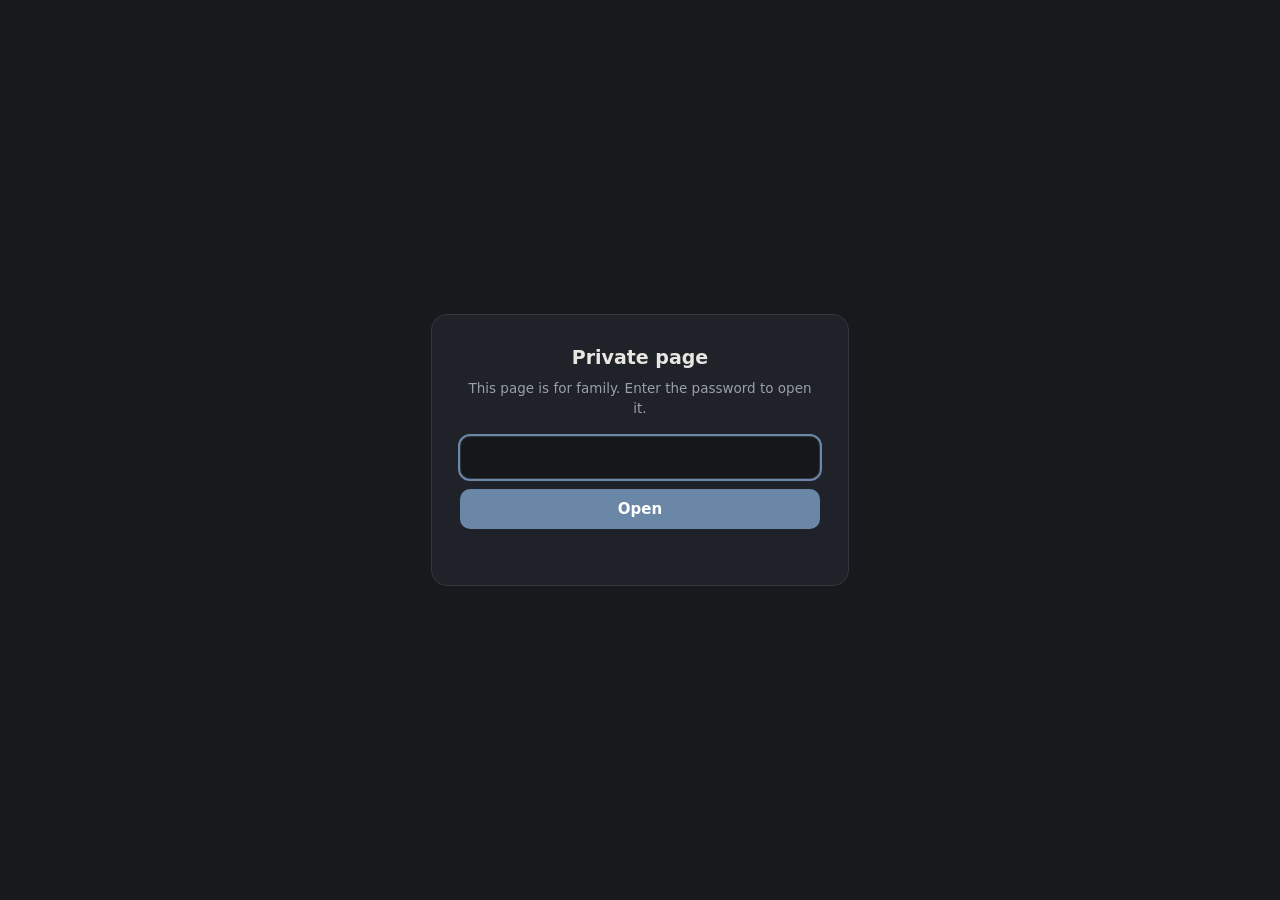
<file: electric/index.html>
<!doctype html>
<html lang="en">
<head>
<meta charset="utf-8">
<meta name="viewport" content="width=device-width, initial-scale=1">
<meta name="robots" content="noindex, nofollow">
<title>Private — TechDaddy HQ</title>
<style>
body{margin:0;min-height:100vh;display:grid;place-items:center;background:#17191d;color:#e8e6e1;font:16px/1.5 system-ui,sans-serif}
.g{width:min(92vw,360px);background:#1f2228;border:1px solid #32363e;border-radius:16px;padding:28px;text-align:center}
.g h1{font-size:19px;margin:0 0 6px}
.g p{color:#9a9fa8;font-size:13.5px;margin:0 0 18px}
input{width:100%;box-sizing:border-box;font:16px system-ui;padding:11px 12px;border-radius:10px;border:1px solid #32363e;background:#15171b;color:#e8e6e1;text-align:center}
input:focus{outline:2px solid #6b87a8}
button{width:100%;margin-top:10px;font:600 15px system-ui;padding:11px;border-radius:10px;border:0;background:#6b87a8;color:#fff;cursor:pointer}
.err{color:#d98a7a;font-size:13px;min-height:18px;margin-top:10px}
</style>
</head>
<body>
<form class="g" id="f">
  <h1>Private page</h1>
  <p>This page is for family. Enter the password to open it.</p>
  <input type="password" id="pw" autocomplete="current-password" autofocus aria-label="Password">
  <button type="submit">Open</button>
  <div class="err" id="err"></div>
</form>
<script>
const ENC={salt:"4X/5xC2GHlcMdn3UppRCbQ==",iv:"CZfS3npOiCXRIegm",ct:"dYSX0KL3t0P+J1+1/EioAUIgfb5I5xony+8ZJN7XhVXMYHzhmyphOxXnQ5myvthfbf/NZj2HeY4XIAMfzSa5jR71ZwHWbZmbv1LRqolBBoMEVTujfqOaqauJmCF50KNCgt/b+/7uhbhBJJHhQw/utoD59/dbVCSymEfuLb2Bb+Z0tJqQPsqQBBjUgGTcGKiH3OX9Un/V/lnDfg1goJZH9fOOzc14AnMh5AHPxCdv874x1yT+bxu+kbdqntR5zzUvMxKZYG6CVh6D0OU0+IPCjXVmZMub0+zSOqCaW6e6HZm/RN05T2PHe3cEPBh5/JZqPzoDUbxgHYte0RelWVp99XartggDBVdel7NwOJJjY8i8dRjZ/XKTqpa7vbMbR0loZm2DsYHZV4xpFfq8kDQCtaijCmwaZvmSHOCIIkefx5t8k8KXJX9gF9MU1AyDRWWKY6V5rLl2dayi774vmgu4QjP0SiyX6XAjtmj8bax4JdU8yKqC8p74qwD5mcuWH66JRTUAsiR8+e0eiENDStHjRCvNkNveekjZVz/9qzM7SMxY0YwcBrjknnH0UAQwjVEB3m3E86jnPL/P/f9bvpBxPjJBPgZgP6vzT1E689frDtmj630bZH8R/LtBrUhb83hH/HbkWqCFnydjzBjRbN8xSlBaGncomK+xtoXKnunr4Xw0Agq6liKVAkuldFGL6rPrft+ZrEl7LMYLvX27nVm5IjeBqhg/iMLtC3y/E+j55SGEzj2D8FzQEF+RwF8LpFVII06b75sSt0aYhcZtuduIQMuLmZZuWUcnztlJM5CYNNZvuKU39tX0jYxSbmFgbbM/vWbpw8/l9U0W8yGR6U1giQ6ITvSLKyAyolXeL7KnlFHYfw1rxxO4RZhbfP4UHOR4IOQO41GhI4cGgfchQhZ2N4lS+WlHs3vbFh4wE/D/ZhxVKW4/zSMHxjyEj5Cn3Ww0NfK0pPyc5l2g3w/0Y3kofdcfxBAVdq+UQGY8lhqG4P5mBybOeC5sJlHUvk4F/yZ4qrYicvFYsrJLn7N7EX58Rsw3Lt76y/AXOfjtCzgq/aRMlPMgsXOsSpK1+vwE9jYH2mg0K/txN5uEJBiy6zwxovvrrZtIBpbULPf5ci9vHhLdWMMUdLYYpIEuhwZFFbrnEH37W4lWfPgQ+jE40xZPfvhB09D2cobeGUMuqLI5diSwOBNbzSu52wTMGXL9G/ttpFS/A/ZyVIooYKsATw5Th97m1x+4kX16TkweCke4wbb7E8YiySgOCNCcaDnI7OL5AyiDN+Q+tZYXxLYINcm3c2j9sK6/jyJjh9fIRuxOrliBOcLGAjrqZ/Y6jnHdOoPJO3itanDEhUqtrLzZcCqdWWV93KCusP7w2pRnqGug4q+UEIcegin1SAAdB6UdY9AwRK8Qbq8dFBbKkMCY7H7sjUEbLogUQEE4pG29m3nxrQH6+0NI50+wcrVOeftunAaPJA9+dNscwaF2+uTESjEQhXJZxeBE3l3KkCC6v2rP4TQ6ewrdA8+NqKB/[base64]/dmQPFfAKr7SwSyyI89WqzY0ew3NCWC2ZNTsF9cGmLyTR6gu+YU29Rav4YhaPxO6CYUI/BNHhBSkxPF9IYHH7wuxppnC89VTam9BtJAAfEJvZoj4YALMXSQqUBcrhs5skuQLpoY+Lz8yOXBq6+o3VJDCdnWZwz7GpxDV+R3jvvv/DgCdXkPHS7X8aICeAqR3Zx1zuIvr6XO1wuA5VkXH9Etqv+6G5NUiA2FVb/YlBqyJd4tedKN8AKPQi03GIygX1a562dvRZFZ1k80xP75u+bjQNNnRFI7xkZ8oQ2y13NsGKInvOZMBgAoft6JbZ4YpKh9AiAZc6tg34JDXPwgwVFacCEzYxVbZY7/fdw2pN2ac5wM2tHf+VWdwBpbkdrq3by0dV072rEyyqDw3uR7i1LBwgBenOgXYSHXqaX/aEynUPzHCnT+VUfa/1rsAWHgnJ28+FtJjNKoRBvFRbw9A1hBkcuaI7hlzdTtQPJ8wOG4ZYIRUUGY1XZeePq8VUa7YmiaxU4t5/9tSwWluvUmk3BI6N56FIMIj95pp/HQ0ekTIHgjI3m8Yrnm7uHV0a+1dJyQechmJDJTQeYtnyuUY0awhTqOonB/sX1A45Gc+zlJ/e1TCRrwYIPqS1RKMVoFycQYJwnggZxzcv3AGZY4aT0Hw8HWh1Xi7SQlS5odINhCUVKdEVbW13ji2wdagQXTQ2PJdPbmvdzuKj5dkOkDnWZkG7/oHuqgOxevio3DgqNOXrxLBc++O98CjdOZnlZS72N/udb04tsY0jL2sHbWGJH3n0JWa00UB7363YSm+TiJ8QRdcvH4yXFZ/HGrqLgyIb9qMDEr1ga+l/[base64]/jSJMfg7946FDt1gCuydtbiUDkpOZ0OrCjjg0SfqaUHgr9pNt65AC2CDUCfCynpjM/OPkxJm5vitk3EU4fEuL2kbPJ50fcA36jWVmjXiz2F6QKX6tk1CEwU/cvALAR8Fo1fRM9pQTv/Z2dPbZm0ahr6sHja3d0kRJpaZ4QZZG61KJJVreC9d4a/2UAU1NxYRIZ16gwoWFRy9V5xLbEOgdb8OIUb4S8zWOTaSv2JBKPfcIAFMSq/1cEsFAM9IDC9NkSJZYagk393jcYjYivPx/7aqvU/mQH0qkUdjfi+nH7Li62bYqjmKNudbafyV8bRtw6vo4vjNRvfxHIKEM8+6qPSc7Ycl6lx8XZYy6E+s9jKfFzlGR/D4oIq97FkLLiozzJUdAWpTRaFlj/CzJHa73j71DdgG3CDjk7HqaQc3vT/ZeIoyteqPt2L1e0blk84wQh3F7Zd/tSfxJwlzmilW0jS9ynrj2tnL2DUlzlJPuVZcSbTFMNXGjRmOBY3InkLrjDAjoZ6kzMh+5SHWvzS+0ut3YfYdtzjhCBWqx+jXyXLQmZvH+BxP0W2w6dUlBF+wUWe1dg10mKal+pyoJXJH0RY5tNlaqB1j1zkXrYGoCSJpBPeNGKDEFbefnrII6oift/Ic1kbrff4yuMnL02XkMGtbqD5VNHDWJZv9/XeM1vnLBbM6PqGVEDLfKenyOhPpKluGOZpmFQarI3DzTAajb3l80395n+q4ZEowEaHNf6Zj5tbZhpBTTvzmtIJNBEMaU87/i8Z8zviTdYTyJRoPfvcdrN0ahJxB+dmrY80RPtZ588JowtKr2g7zUM2ommALyYBX7HFOdzdGsPV+5FJ9azq1INqVCVDLgFDjDZhv1B/wziqbbpSAD2TRfGN2yVzacvCCQ6cQA33DK7N0TlzM8nn2czilciazsTgFCy4t230qzUsrPXL/v2uKfqViTg+6aD9ayfLW3rQRIjJ09eM8e+Vxr6PYqdqkrMWW9jnYYCn63cLwVS6fq49Ue3LYEyzfr7Q7SqAsbH84JhIAy2X7UyFmEEQVfSWCpsHbVpY0/[base64]/UJD1UcKFxOKiEWoRYMAGo5geY8w4aKq/nuh0+qXFkfelRLYmriLhzdfQDu9P17qM6YRlh453FkjCFHMF0njtusMSaxeqhbf3KyOJygSZI+PjCdFRuqLBNFftI7FIAT7JuwIuw+bqD26R1hqmOhfxAZnCtyzXws2pjqWMdSJbRFN7vbBtbVU3sOfx+CwXXGi8JZvDV2XJGAM2RzMPxV5Sr1GmBlQACRd+gAEYMx/[base64]/mF4Ru2EFHCp9UzMGpomLXz9Fa1NWwzmwHa2kPyzqtrjTwD9tNN5SWa/WtXo1z1dmAmsV91QwAi0eiRvnXfzD0FpGek1aKGk3/dP4YJ239qjbWJHBqzBoj8O4U07FsP/UrtZSrhGMMFFIFZa9NFnbaporpQnw99LHeUESKDQaMFczm1Xnt0J+nJl0LR3BYnwef3pBKJFcMWLDsr3fCbrXI1/[base64]/Fkm5V16y1TPaTNHFluEneIyi3NBQ96z36sSFqis3+Y8RqKMk8WtzxZpV2st6jP+OiGXmrbCpkMtmeToZmv+SSkQMWUuowCH3R+ZVngnBZue9rmanK8cP1JKSPnusPNTSemOlTjiD9GTAaTqgM69qSKhvYjMJu5WHQCmA2jXU/RgnYiih1vkWIrcNYkmAzVm5ycAU3y8/E5JZzxeF+idir5LvIV8anHoi+btoL6hO12WcTEVid7/VYeJR+G9QL6g25wR85O1qZLwcolvFrN+PiI7/9zfgZ5vcxftDO2nuAR+5uPzjanNynaRuZqNZ6E3+n2eX4HNrrlsDWRBLQthdh2+ExV1S+VABx75hSb+FJrAW/RMsQdGJQEYTHBXvmMMLVNjiebg8FaB//nHJbtdqRD8hbDqqNrjxISyhU+fY4gPgrBoruqpJtWqabsViaD5D7KPPvJGYARX5iRya17IjBIUudi/oo8WMaA8JKC1RIsqrBUlRac6plRa21Xya1OdfP2ODvKx0WMV32czelRUt/mD3Ih1vfCNzHpL6ij7IMok1mc0SMrqe4oZr4VD42QT7bZVGSAxoG4a7wjAGoYJIOzCuLjKmG2HIhpDRiwVOflkkUdvac/bfMc7isRcqI5U+sz+u+hlEvnmAWIy96zJrVMDeXx/S2S36pO6IeHCUBNaMl4EWhHB+MDd96b+8f4EBra11Ia2hZUjNDUxdCkulf72KEfK4aiIM6CrrgiKbCg8TKuo84L4hkSP31mKvFPM6mJCbOiwAlrd50ZbgkZJvv4Xb10/G6vbz7LyNfvb0DkdN1gJiKg8g4JevX1Zs5ECJSe6b71KH1FshxPQCdi/int84lmrjF3oeBnK2HNd4cau+Iy+mmESFKrRV3ojVtiRSVGek2Cw4cc3JgQHXx3DyxOwjHjLr4YSrvaYsK4KMWDK8zlR1Nx2PNj1CUQvf+HdUtGdBRJWAlCK+nfOKf8kMNkPuqLii9PoXurN5lgvlil6C3sP4PeVNm6iXgecPOubBKI6Yb27s37RdaS8y7TLF/t9sLFg1xkn/flFVVSaCmmNYHaxO+YX/PmlwS4ZIHggf1mE/srPYutK3bBUU/rU+C/rgcmmUUk1gxVTaIF25REdNuzbSvgTSuG0T0MTzwHmhLzMZh10CFhBJo3nRbE/ov6pKgElCidA2Yotd5AJAoscDSBNdk1uv4LLLWIvTZwZcQ4ZYxZb2EvMdMcHz2dtE9Y6Sya5CJJZMrILY+2oNUzRFzZq5+PVmSKFzPGOMuWJSNdegWkaFcKgZRcsgumY6Y/W/Z/yvNP0s8ovP+EDEZMTgWMUSXki9wXK0/CMRoepNbyYFn8j4UdKMVE1FcSCESromWiwHoyAAFkd6KWhp8qlcGlDQchxX5KXUmcUCsPj+LZnq0jIGJDcJW2ju5D1AquJbfLnXtyJ/QhklpATHtBqfkDHbP/efANqHeLV4gjBrGOC+L8QDsiZZhlsuXC/KP+0pNf7v71Q2JDHaGsUJXeKk+ksDhLSUvWgneq3QJgupUe3J2+8R2wYXWXSI3jHWexk/[base64]/5s/wr++IDjTX+7Z0xgkq4ibemMSCj3Dm+KEuX3Z4Gdcsgyg1ZBr5xefEjnV/UD8qM+8G5xB5ZfOzpGf2Rf5ZOJ7ezfkF1bN6sZkQwrWbO0CKIjVEHG/y/hsM33iKY7gQpXJ4GSWBckWKeHlFhl/lUn2HZKisT/HjhoI6jwIU57jcPkIlWq3QYasoWKCsBMqvBOKoAyx/y6QLSTb4QlxehI5YdNDg9JaTQmhuFYaBmOutXnkB8fgLlr0tQgrGRPzmmSM65YXJiKx4gAWLCnFlMe0K+ZpMVZnrqaNrfUzcVHefm0Rb7ZJhylj5PKcKFnTI6LQmP9m8KuvFBxh0jxCmhZV2QLcCgygEr4awaStc78i1k1cUg0VaNkADb2/pcolto/tmNPGKHdxWVfq0i1sCs9qNUy8yVRIjZ6XnVpUHcNmnSM+g5nfIqdrHoOYuiDu66+16twRgWv6DSUWmx1JbTbwczvYtVA6yf5uf/iRPi2+MeQS0PYI4aEGDW46JvzRGXbwfL0Ca2hQ3iOC30/VPhiqA/P4rXKoSQtChy10NZBjPAtd80GNK+nJh6/LVe1WGR/m9e7DAvHEcGjg4TWks24ZIZ7sOXIpKAM5MMrvPQSSMUDaCGt4NYOH7TEdIm/Dp7+8TZzbTn71XHnj0w+Xok8tNRYGFEBdftWwB/HsRPEkRc2Vn62EVh3SJmz3ZIgUnFRDVwJX+mJMpj9u7udHdsvLlVFIsT/JGcImwa8T7GcNo0ECSevaK8YQmccEc2CPWbaNk6Wf0CgZHAMtqs4cF1ESHu6oO97jA+mySFEzq2IdNEMG6JZelJpl7q3uIfBD45uVsOE9wP6UUmOad+pZvZPcSzMm7k5rVs4wbAQ0WNlB4hPP74qs5qIGI+wZ8xKveKld/R/5WupN/ht9fYpUKi1/5pm6oEReluH0a3WP5oBJeQbw9KNxAoQKwC+Tn7eHI0IkkR0iaOdUShaSxmvBWpWRn4Y8LiPJfJzn5MkggaFQRSd9VTLw7Dk7M24Tw9Bf9BeJKZtMdetRDsu/[base64]/aCalKTmkw6jQx7Z2IxOJwrCLxvCrLZdgQ6Z28FaTpZVgJjau5T2qARZQ+gRdJjoZwLj2m7dKG9d68ow7Zf/MauJ35R4PlYxt9SZngCD6tg4EidtKqB5/hLTaZpvBB9Nlw0tgHr90bU+VUEfgOTeVS3WICwetekQUbYjKkEAWr4KD+aHx4wCmpiyUKfYv2UAEhGU1YngiHnWpiJpl0/2nqTIUIPFrdfU+RV0f284OcgCkJlH7NKJDHkHmjo8xgwl9003uIZpVsX1Ps6RAEWzSdHi+YYPfq4V1B0EYHF4Sb5/egtXBfr0vdjnUQj4jPzBK9SvhCzr6yekvVu9If9So/4zwvoY19DokWpp+6NF87UYumx1Fhz+PoAe2FE9pPy2TsnE7LY0M/pR12AFZQ31ahYsLEFVW0nINx+vI+pfmB78LzcBHZ/jHWjfPZVZ8C2OSse+jEfTBHP8SFzEqgfuzV+VXsumvHfEJn3B+eea5f0JN91FjY2FWeh3SmW9RSDmwg336K+rN7Z1dFURkXifubWnKGdkCOrixpTvXEsyS6I5hyhnd6QTPJQQ2KmG1mVo4+TZNwwKopa8/uRt1q9Nb9gXqF37WCG5kR2MdEzzeRw5MLBJa1faQWbaUfK7/8kAnjK8vP4/fn3bTUrNgt8zj9PyBhF170LCmupMwOitPiRsv2o7MheTy0P4iMVyFWhkbCpi4nNXaieaU6/y/bd291eratR5jIz2ITww9LGwy2+bg3t7npEqh/V/0C8XNqLznHx8Y+OZnzdvDY03YDMd04t29Mg8Yx4IxPTsRC1JMcIhcp+3j30/7sGY2JoPhZxJ+yV6N6Si6TNSO9ZCJLcEwIfquws2Shluwo2UiIjZymQWU9We8llqvMd8J7qJFPa9oiYhRKDRYhuP2Qgfzlaak5hBnjrbwYpCfYCT78EIE60XE6iCqfgexUnt8AWsWxkstDxMQ6NUYxqRWf+PfOkFc5Dt/zzCDOK4vJnmK/pxNF/UcURsrZ4XMGenm+ORSsaSobdqQd/[base64]/yUBSzxi+4Dh4P2iDSeV6dw8+T5SQ3U1gneFHU46n6yoxzUZX0zCltjARdGrrjNl/tkIz6aVoPq+bioOUAXyVb55ugn1grOFfXt6WeK2rOK6/bF7jaEUCBFASdgLWhzSD9lVHEac/HM+kbQzgsbAvCEUAaJIV66AMQXxWxswLClvm1BfIoCKRWOD0STlNLtidi5f5Nj6XdSSX49Mq/fxitBEF+mo+zbvB9PTe/1Je9xBm0YczFOnoAShxhi5R9hEgP2yVSTYI/KaSxEsXLFNjFkCH9FihlhY4qVJrjSPMbMSPUpAMhvrSWxT4C7Y42oldxSmgm9cnyoxUzLY1tNux3EtePUacTOVfn0Nch4jMdzyH0ZFYox5JAUNTmoFP1BTdEcS8nHY6QSoBQgzuWcL0S22cxRwgN0kIaj7zTPuwRU/ZQrN1EbfqfS03OCGcJ8VFRO86YL5eF0b0rdIJ3RHPWgypsUINljr7N0c6AXA1oaur73mUJh0mh48RRcEtsdCKYM4G7rOZ0nKHrJz8Vs75W1cAXXGyJtW9n27cg5Ul8fibkpb53R+8K4gH4PZsVQynaEwBv3D+TV01QSjcBXP2VagAul2CtaB3WmbzDfJO7gjmEedmXj/9+FZklNnaHPIOrH2RZje7jf4R/nn8VcF7XxWAYLQQPJtQ2FnKWRlfSE2fUrtA9CORyztVhkIxlcyrnv/P7PAqwR5gmWCYrJNflW6wyrFtlq1sUXRPS52oO8cOpZs/wlPY1WMd5mCmfm3hcQEVU5qItJNFUFv18HQr5oIXGAWSokw3pZewESyYN0gCHjn5DgoawxEWwHVssRudA5ir8D4F9VvGSHjmX7yefZT35bG81t7dRM8R5M0Nw0Z7fjS3mBoZ13tKroyM9UgmrFnkNU0wS6GHEFKXqtOuGAON7HsrvDxCFuuurEmtHWrUCF/5OvmTO6tAW13nnt9yViwXjdZxD7tezWlfx4rpMX7+8bayGOfEmernzkRQxZ1aylBHQMQ87WFAWGZEHjyn2hgtiyiqnsPyLdYJJfblWhkhWY7G4AKewIIrkmEqrPfYHXiz7zAWa7KgG/IJwF5a9g3L+xDcLG3MkYLuWtfv7RhOPiYk/DvPFfr6V0Wdv3zg8PTBrWddJo8FQa+ak8ssg5F2AdYnceTYb2meS6guaiAkmIuF/q1krtYMKOjgEI0JlYCl8OQsQqUWk5d8cKs2tpx0NFq0bUc1Ysd06NUVb6WoSTf8obsKb29oUOFX6XQ5QD1d3RPvfDm1S3YfdL/Zt3IT4UVGWJEa8QVgOo+r4Lj2hoO8Cn/QWp77lRWNRVGPRdBzyeleil2m3t0ylcsBly4URwEH7ChZrDnJNk4ns1eYjqDk6dAdKiP8u6C14cga5I2XpOm+MAe1NlNCMlo5n+OKbWoOlMcxfNWsTqlSZ6QswoxR8+juZUzeg26AUUKFogaLQCEmXeZmh/9sh0bDhY5L8zsJifEl8nVuet1+9btnehX2u8jq2JNbRO0kMJJSvRZeV3zPosNdrrYk6jkLzMnvM2FyN2/4/2opVkqBou29GhWa4LtmJwzZixWIMmBXwO/TWFIHePll4SvsBaDUktp5/JPh0Gj2k816TsQV0Lw/7S8arZz9JQ7iuLYrH5lX5jXhZBj3GAmBOGNwiGUr71b5hUNoCf1rQXc/BI7cAiZiNZCGrz8BHxVWm4KL5wyHLPxvgDM6rgE2rzja95x80NYkhi6fBEqoMPvtODO0/s/xGsI8eYfEJuvhNf++H8eFRDkeuIV3pHXcLw5CmWW5floEVGTRDeVu4pkHxRRYn+Z9S/ju1d32xOSs7mHrslr0ihzYk8Vs4eud0liLvN6Kz9O8XvicQx2DaAjrGQ8B0gi98xjw8x2arOR+ZNPsXBGI12OnJCqCZk+KLdDTaSaje11VUyf1VFjhAFmGLJjB2LsqrEQ+pKhZyZ5yaJvIbKlEYoDhYFnVctobZS+GQ0tt+gbzHVedFwcd5e/9GxacIt6o+6qH+HDnRT7PWWJTncrIl2PetEEhhKD5+og6m56CHGiLCgc+Oirf28GYLdKHGG/F1Kh1MWi7AcZiGMgSAbFZurUW2pbyOFEKN70uje9UYPeHXUAOmHAMZL8jSozkZf6RPHnPoWoZ+u83KCSRzY+B+dgphGqvZN+YlopES+VC51FOMlNLH5oUaGHShceJyIOuy+i4iOGjOOKeX2fbkvgylyqhMNz+97yymUpb72y4NHCX6Gd4eCybHx7Xt8XqUkThjH46/b2gVUE3gBNUYUDP7SQfpRXoF3/uYQBLx8EHVvXOTkFqhGZOcFhAcld1cFl4oMrqRTRwyEZuWwBdw7KcFPfaKqC4BLVRyUUyZvJRUnsPSNzd4CSNRggyGlQBHV9wt5p/JoA3d+I4/HTXyfiqziKRmUTQ2juelcZz5s4qZ5DlDrvDG52SE9094CHmHKZyHmhBff+ltY8OT8ev7qGr4j8on9/42gxWj5yJOvPLAbYxFMWN4QyltCxBGJv/0R8zXGm9RxoZswP7Swr2Lra4gGdvbIflCd9ZRwdBViAzx/HBEtXHTXpoSU4noEgIiY6yjpjQHkO7jraNGk3mqUggpk+kPS4bsHiSN1Xt0MXzGxh+6y/z2SIHoK/LN38oguCHnyBHOA9QLb6VRwlzL2j02j6xysI2cjIVl2OyJ1WaoiwOX/T+f362OR/Kg4ImDZgw81uilS5I+LHFnneR6IQO63LR3fyGfK4irfqrBY+1IKlRIK3xR9vaDw2a+o6E/Y63t8gUAE+B0BUT2f9EMkEYjdXqcaxQGXLXdIDpB2kFxJo0O7R7I42n+WN3Blu8n1p28So68UH/[base64]/UsLMaoz9gld3aIcIiWKl/rfh3bsGWBydqgVh30pYmZcCpmu2eOi4iMgY1Ggg+iae8Qn6WbxLJp679bWDk2XxHmL79/AMQK3VIwEeX3blCPaMOsh379hrJl1+ICu7Ldt7W+V30Su4qo0e1vF4gtvd2hQD0VXOuMnFBAQcTztx+CwacbJBoRAOZmhA7fu7gA1MDIrWg+QJUOVfJlefkR7obeR/PJfPt6Xt4OVTNBEeJ+hv+LVcp6fhpjYDaSAcoTRwhgZlDh4HQrOSKaBqIYD0NyC7LejMqIJwGkaWnj3C29UYYOmSk7/rGKOs+087E0jHVf2NFXRoqRyBppvWjih4nuYpslQhstFwRrJ0HiP09VjXrExUqUJDEWKp0UiK9pkIhErtxZjQZ01vjM3j+MSF57aO7t+3lBVOiPGR7OEvj7THUYSeTOvtpVBLnL78pqrAnU2CsXPlM+6VzRH4PM5uwF1uw0d/qCGiX8rhb+ETlJEYjyRb1YDPB5gmEaT/8fvx7GxYgSgeYWv/[base64]/jl/QzRp9LgTDU+P8mcIQFoiKFFJuiNNzHi+rHzWtsFF2nZQvo+96rG//2hONwYEvC4qDFne4lSNrUGGKC0jBSu9g1w3d3QqTshxLUDSY7iG+a1GyWl3q3LbNAIgG8F0btY50KDilv+bw8Rgwiz9JI7weyLg6L3C5ErFwae4YpOZd+05yTQs2a0N2Cg2an9i33iB9Q/rFDVaQcCjFJoXI698YaeLKgrgxlepJRyCQQj43EqNikyRmz3mWrrph5g2bpiKKt+5wt0urycfNHME8E6/iGVzRcqndKtQqVU1+P/kCXyF+0tUOPlIVzI266OXZcDyzO5kWxuxZqfx3D/96n0Y0VrMIa0LJQnWhZO+pBZ5E2L3jQrBDT+/BMihlzv6j5oL24+FrV1iSjCL8GhUKlz9txNW32H5qF1/GSGQ2VHmAcQEIDV34zNxNapTpeaiJ7Uie397c1ExSElJEWKXZ6aSD96va1D/fkrdqoRgqsRTOz1h5EM4G7E8T/pHlfz0c0EkG54t8CDhEzSYiDZf1HmR/6gEzfb6YJmchmjmxucPTDnf2CrIXcgYpucUq+y+GhAcW/znIZbfiiDFxm9HyegmdOD9XE7eqddAE5Wvqw2TgoKKSi+ah62vNv3bFMyv9iwoMd2cy4XPvT3Hcxt7zBGmYkmiqojhh+3zVxpgfiymYlSl9EE0tGe5sLkoHIqQuD2/2GYpSGs18ZdoNLlOWJS/8hHizpJtWIv2XYrWxhd9ZPR6q2Hgxnv7Rhgq/3KhyrM5+gKl30t4kFShsWhxPxn7xxy8gLjUl7ki/yyKUNJFWuBzfZnLLPLK+6tkVElUWyK6/zWnxA+SAVxfYGBYOKysrxyuANh/K95YpY9eYq3q8HIpPJuRoVHnsSfJmwfXtxEuP316LXb6bMgeZcPSP+SI9vROgf54iUWJP5GgF2eQLDdVOJ8+n7d1q1z7EhRAp1tDOgpnXzPxfWoLLNIGyVm4XwygtgHWUptUyr8U/sDc5EkJ8dehJKav26wv5FQqVzRNvSP+scZvraHBAU2ezOmJp8bO8QCw8ZcL3p/ZjUIZ7NAdhwJWUMjCugZPmLCap7Gmw0c1rtdRpvTWkiHdLMgQfibdFY4kEbFzmEqS4+8HSSTg+XPCpMyyfK+isjF+Cvk/OdHPWZl+tvoUDwKVrsgx+8hNBftfQqqfGy1vhD2IGJ5hG42Cmo8gN3aenJpavBsjO+y1RUtwBnK3E2BI6BkiBVNCLHUm1uUiCGMxei5O7mSZfprLDpre8IEGK19oV9UECqXwtVIFUWR3eqRSQezrzGZT6AmUCdtuiw0NV1p8GLWtj9HtO6WtOYbfb2Fpcc/8sCTIo8zmnO9mqvHV+5NCcO0DNCncdnYMCTUWS4RW+LJmXbT94SOKqvmYVOACjYaOLKLmrvI1yx8XTazjATiudcTkVSNkD6ApP3BtPmvFi35mI+k7U6uTXsBUi0s7xV3IbZuKMvcRw1pjgfgRxG0pGP9RCLndeZ0iCxCntacX8tcc1pxGi/LhfdhGgKVazmG3NExs9g03u0xwOtFdivTsu/qArKcKIW4xt7283BOHhU4BacjbN2csLUglNU0KOzVyZrc3uhe6WAjtVL5uedx7NNgmsyn2Ajt/TCJiFZIOA5rwIAwoDF3bCDYYMpyBGkyduIoKbOK204bkXPNLhCBLefvLscbyJTHJ1YBeAOpads1lUGYn+HE06rYoDFuaukvHn4/NSPA1affhy1LYoxLt5O6wA19EVZemObrkC6M9t8Y9Bp2vNlSHWyYd+2cS76dWSS4CY7ms+NRBDCJanF8hG0r387RkZVFOdO8wcJHaQOmuRoTjrkYJpVZxRooiTmq52QaTVeEUD1Nhi+3gWXv6NX88vaRi4FBx/YgjloQEakY5qvUmHZjKGQjNxxpG5F7pOZw6vE80mK6RvCZoeZ6F4qQIPXv+BuxRtY7OqX3IkDAvaYzguqFZ/K2gy62bFW30f4lW4MPtXEV7nqpOBfFUjc/QosYSKGo5gMrECnSzC32ZbBNrgQ6dSQpjB9qWVCoVBYrocKtBeoumc0oFGHV+ouzTN7EQ7+WD8/z+JZCFvHnK4FIOrssvhlR9i5521UtJjLQFv5qf8M0kWcgwywTmFdgNRLW8VhkaUfiJ/oofwGcs1/N4zsoTTESM5yBsDKneIQ6waDGwMNvMyQYDqjALy2YtAj7fcqz8XLVY5jlrLIRwAbQQSFkiYz1ao5C7600rHZsyhmI2MfzmYG43N2bpa+wEXnIR9Sj7RAt2v+4yS0BEbgSqgucWnmEb+4UCii9I6b9S4yvULuI+Py8go3msjK1mOpC6a4/kCERgO04SLvrCp3+u4qKpSbynlCvoRuxlq0WZK55ZOJYUOz3mT93fZm4EGOTSHAhbhHLu3cT1QFqQ8fzDCNsCeDRcQz1dvnUUqQtlcjHgcuRlPkYx/EcNRBDZ5+d3m8XSjQeui6jo9uPlv9EEIntFco0O2XRq0AfkzaaUAehQtrMhyX4x+p4NKDmwj9uIaZkuUHdey2EX/nmPc442E6YhK0y+1s5bmRWeHGKCYqRZHRzpNFo2vv0zQyIsIYZaswYHl+hFeqivX9bSxZyuN29LERZOL0Dbo9/Ii37e03/0fGRof+GmcnU5Cd/DsYs0IqAaTbkTD85VG2saV1OyoTe/JVCkBJ++ttmslEEw70xy0VPCyFrmMbU3XGw/qj/2uG3TELXsMScQjTBsPwO0QTnVqkmOFx+PV7weheQIBMwuUdEXB5oqvTw1lwDUE4pu6Ycle6JjuUUfRnA1PTtpcKIK0U5sm1nPYFMxI1r6z1hhcBAblwDznnqBoJDnQuReK/YbbdV56o/G9dBOGiiWD5uIXY49ZMsvqomxlC3U3JaDj90Wr4WwRy8R8rZZAKZtlvdZwIBZx+l5kkcVOCPaiQFUZ7U34xFtm7zizV7deK3IE9iY6qyjAVhNGkb/sB2PUb02G/cFAtvYyyDflHrUYU3MS687Ixqv6TNfULnRD1uAgZU2vVxDtSruNygHeD6Wcbvaq0gY+zcrNOKcHYY1eg+46KFEIyZeXXdsrX9b5Nd/3KEckmC4Nswz9p6g1s0S5zORmtgEFXYFA3BPKfPjI9P3diXmOMhv6DRO5L1ZaLKflL2fWw+6flr3hzt1U9hUZWSbzbx7RSM1rFLtZdMWnh9pY9GvOesLp8j0/5NAXpLAiCsI/SjzRphZ8dJa5H8vzLdQiB7WTOxBdqqVRzVYzpCNzHkTLxxUmUT6vmUcDAzDLCK0JQ68ni2bAlL50EOAhik4lT7cSru2se7T7th9l0whf9I61sEOQ69wdy3zp4masVJVa6NdQ25E44q4yRCRm5MTux+tc9qVLkU9Mqy/6de4A1o2Vm5uMJ6nOzU7ZQjLR0MNO59xCQ+bn6Dy9Y3A0yeFLCiSFPW0rp9cosoB0ch/[base64]/McYikW2vecLCmQnJMS31mlSzK2wygCmO5vyOI0TiMdhruogtbfwqzV1j0JzMwXCKdEf8tTKl7yTE6OQ0nGVb6sBztQpOB1Th4SDCRyHunjrvhTc97BFw6xUejaPjpzJ+QmkkC5qmrSqyYi1H7vAjt48FKAptEJlN4I9MmgzsMQ1zEbRhoauKRwfFSSs/N2hYxu5akn7PzlWMDq7FcXLr+TW3pJBmPXg0+9fmGqorS9vYOilAz9QcGqYUZP0blExFZwCKXOrFvddnb+UUqFvemOziKzsxlJxM+/N5sgmsG8gl9ZgZfgG0TfEIHPoG3EjtPrQzx7qPjgVa8zhcygu2B5IdpFejUmAi18QQoWFwp0+8IJPHxbhY3gYYIlE3SeUnypL4dH3sBiD9x0eq3jzE/oZvdrtFDtyjgfIXH7j8M6jF4kjFBHGTdhwn/ey4IxcJEMHxOY9nFtkervsF6TlpBpDdfTHAVVOj8kHmE+/o6KJEnlp6XXMmT6lzEArJOFis1a8E3Za25W90/heYJB/2WaCbVFwRufs/P2isz6OJOxwclOaMnKFWBshdpxEU2gM3tr3GDXl0CDZ0QlpiwRqIGqhCIiirFAjS53h0EJaNqzN4P75CCA+Rmlfs+ESTxSyKrTsrmFRrn/A7NtYG4vML/swlVsI+Hsl2Ppj0zvuHrO/[base64]/h3FXxDASR6qqT/vt/PvF1P+aABTsc9+DvPK1Qt2pGvqJK3+1cW4i8fmSkvdn4sFJsgFh1RjqxtQOtNY6oMTxII7xquxN0W5PBmCvFoIQE9PjGzZuvBSp7TRMJDRU9Wi/pmNk+aZtg2L06Ga7qLY6A+vaM4KzC22vOKkPvA//7py3ocV5L8Oeav6cllbd1fgkwgVAvaa/[base64]/erbcK69BDP+hYkbV4hoQk50fqwnHAhHcAX8qdVKWJg5Y6kMZLaRFsTRbJM4OWSnd4eFxvn/Vhkyt6QTCRx8r3Cdq61839TbYIe7TAucNsys1IZzCBI6U6LD3BCxPljsXyYvIYSNjOIhPokMzjejfLQxRXksvJHmqkBkGhZpi8lmKvuKEG7FhsisJGJEK4fnih7pLam8rRBykUxMLhHY7Vhi/EJ/fWBH0uYCuom6SNnsYgQQQ0Ete84Tw/yOlVTW4dOK4EBb0SxeJ34kvIUy/ccmJpI84ECV1435ItP0eYocAwfYj6aX28ool8BKlK4rlHtui4aPnXgSvlH402d3MwNd9DUzIWOkIINDydpNTkjPV8R/B16VgTBxN5f95hma+zj3iR65uTEhwtBuJ2PURoX/wfEYih2TM0HDIps2ng+7rGmrZH0Ppdpzv7mYxzhVbOWTLUnUEhEOOur0Nb9Y40t+QbeRGU8cfKSRQkRDVfxNntisG+yspsAbwUxVKIfUUxR5US8sNUcj/G1dD38i/5UOsnljcmyy04aSDUI/fBvclT1PJkh8swdqb/Gb0915RIbov1TvONCYuSU0Jn3le4vVKbv7ZJk6T8puJPcJpmqihmflWJH1IeasheEfNc9FuRWXIGhIEqpe1ondHsSJzDD2JqGPBWp8bHnmo3KOPFrrp9vEI+GElgb0/Nh9yjffh3LCarY2iVp/f8rKmbITm0O2ID1bPFIAotTZ0clwD7jnHR24w3RIQODAiZ2Lc+vQ1NU0xmFCFMS22t3oQN6q6eKzsijFSIwBmKK2luVk9Z3lSRM9N4XeO74w3IMOlqjtnHAAXhOIXVs0JDO5kKXVTWdfd5wya3bzqgeAKBpcc11TRWzkj1jA7bqsNMPB/Aq/5heHOL9I0IXjcYHAtuW/RhrGQX8S+7YMQ50g/+umDW37sMAO4tfUpf1ajSRdjeP0LgojRB/l9kG6KTk3QdLoJdOivjV5y0/pBP0xZsSlW1EEy8yKoFdcB7nDJ2SqwS3ZV2u9d/wde/obKU1sbuj5ZtMlLTLLaWblL74jQ60YzHMqlz+dg3nS3gDVB35VKNkGBWfChafHnVz6uCoQXVv52O/aMTq6Zxzp0OzUWrAfT5LKKNTrnbS/jMdXriNr/+S06YAcobkPZGNJ3ZWt5wOJuXajULupx8ICcH1891kRjfhsqOmc4r4LgcQerOqj+voXLXW7t013RdmuFxGQr9Gdh2cWpgJ6yYeOYgz07Q1JDmosY+R0gcteqzbtjmeK3Tqp+dKH4lz4Q1HVrHDc/aMrsM2Az6hjbZMVwJry3RWNqhoLuuUm+k9dajs9zvnSiBomax3sB7I8lrhAc+MXY4hTwafXYz1uZ68PGBt0mvYNXTYSHQiAIFT2v5RHCJfed5PbhUZin2eW4llqEu2Y+p+xfSQfe5eGTph4gOeYuZNPvm+uYSvdU5iD9+y6zz4mkkmz7mmuhR+HIt8v8tFu67jZR/h2/zlsR1cCkAw94lpt3C6XEPSgjRIBTubLEdbMmWSSvhy9A6G/B6XsVnBHfgXcDEnTGlW7F7SGPi0vlo/X2pnyT5jgZ4TAIZssxmcIvuimttNM+VTrQBkD10U+Px2siyGBGkmzp+ouMugvjm1yUxthoxd+EEVNHC4iiKV+GEwU5SUo7jZGJU8tEdXOs9jxfjtr2ViUb7aXMJUgHuEInJAW9s1OfWaR//oe+kynmnDZq8DFF9vfXandzdm8FgzJHN+ONz32VTKcpya2rhzihw766bxtg+UQfz/6+HWb//xo+x2UpoBZDgKouTkq+4YtXbk0x8CvB1ArzPsCPVzSGmfPv7qyrkeoF+nP2iPyPS485oX3jh1m4b0RrwhO57bJfWF0XZ634rQrmy0cevUrcjKInjjco0lpOHEYzvu3umd54/7/WbVxxrxokbKturD4Cb2Njg5liNcw4fglAtIsC+Snu3mKcHJgDLVGaMQ4+9hpqK1DgefifPXSD0R+XTDsG4Vz8ABH91C/n1e6215ywk8/zdra0+qVBss2+SGlZprUv5vs0vRuB099FiyomBIadOICILkSNqYXnWOOKEgJqxd9etgMhEBUTNZUwrEurDfGI+JyD0bR9KAuqKuZe74/bPgMb5Vy8TlaVUmWG+KUjFThh3PYGPp1eWTNtISzhSXP4pK2w/ck8VKMPtxQ8am6qUagQAxmEjOteoC6yFZq4U1yDe649mqr7FEPe2sAdKV3PUpDn9uO7eqe0en8rb3cjs8xRilxHU8srtUJdJVXSzq0SsI+ZCSlB892bvK2hnBBmBlp7JxD5U0gjtKEXZmxhf/XTZ+0UZhaNHZjyrbYvlu5OKY944itaAr7QdDty1ogSn6iV3RtMQ11jw0mT9oSBiSA24Ph/GDH71ncwZMreZro6Ru2m7DNf/QxXL1B4pKoV0Dq8J8mPbzXSL6VsgpTrJ6oLUVJWPkllqrec2ThYIFecjw2fCt5SqHtzaj1Hr2iSdD/eezyufdOXmLDOO9MVdg+Uy84lRirl06ArHyiV+Otr89b6Z7Qfd+wR3aVjofK4muVMONOaYqzqHHei3pekguykctGa7KmozQFNCKcAhM9ReBh7/U/088gs8ms62oIidf0ezNyBEqxZ23iTZXZKBOAADb3COL66+8cQGNtg8nq8lYrdOEeEr5FeoHJNYe9bP92sYWPpECSs5yzRY1USBBnLTtIS9zKEraGOz2n0xnJChWZVhouc/xsYTbGJ77aaYFIrBo609cdQuecUPP2oh/wYgIKSAMWDjK/2ONtrx+ow+1UYFXbpjoZqyvl70R0ipZxlKQAFJ7wpCrgJGdzZ4AXI7/3J/GS9rqSHrA5p0Tci+X8P+aRvofZh1upJRx65P+0XUhcC4zD6sDmq6IL5UYWQBTzg6KhF5K9s8zIvmLfHiq70Lbwkth4xBoqWB8v3jII8xB4UTdN1RStQvYFQom+TWjb0VhdYXK/vVt6Wg4eqGAAJCV06/nFrBUXpMkoptWJFMvShCPdTrM/4fTRHJaQUjLOVPUzCCnGBctVBstkLOI7uxqMIUFGmZ4IcLankKCVUM0ccwFw4++YeW4nTb/L/rTJYkd7JzX8k1UkztOV/dANeRz3HfLbXXn+nXTuDm9C2WrO4nLo5Glk/xauM5ytSIM2c0IunjW+c0S++KhIsfay351WJ33mbihI4/dAvPN2N9Wmnkmsxi1jGGF0Qh1lOktkwJ5nO0OFcfjZ0R9AztQLFkFurpwYlmDsB7UTFyNQ1z1PqBOtE01l+4jfaCKAYIyYFviTfWgjZWbtYhGnVuQKzIayxZQQhR5f3igrr7ZYg6tEEpukFExNX+Ra38xxu7o46Y67D+ut/[base64]/luzl856SWhr2XIGoCnbdiMt4bAuopGZWO2jt5Ko0J2a3vTqI7c+b30FOf/De3q+qyuT+iD5DxSVsFKW+alATuxIIXtlPvsaUkam71lfAdlMQk27wAb00D23XDSARLKrKjqM5e1u+oRmyVWzk6Rb1JK+jkMKiCzJ6V7rHoqNltlVk983/61FXEEhWaOvfKvvW2fXK7rSsYkhqFAC+35mLisv6pib8J2uNpWgOw/K3mckVbHNL0IZ9oVN/84avircKbviISmSqdBjuMXzPQF7sTlixvJrv+SSMPdo4P7ZmhABAs8KiD77R0jouLGruVK1DM9WK30L0PJQyxrQcIRpIWmU2p8ApILqYieGTk5AjxC/U74fxZ/JojQvJQn3BYVQnngk+iB8TB9R2Q7Owb/K1ZlLp/wFnHN4p2ZM2mhCPruMGoshtiNUpWLJ357ua9dB1GMOT5IMpaIS72hkFGVpMhTDofObcFv5qcovyXYGcqudSbVnq4X4ehg2v2kJxdJ/4yyG2Mq7IzMj73e4eyNltHneSo3KiO6rNLmILEZdxQs2Xvm0/xdgN46LO8HyUstveGEKPzvdd2BdLh43L4T5nO9bqbSIhle2WOGfYLwGQwLJNFLJe/9qxlqPUDwXcXKPwNr8EP+/OsVU2IYwyUSuzHPGFh+Qf6jMZVASqTwcC2veWiWbkRVCGPP/mqBaq7K9JDQRnzVlVH7S0hOkUbVyrUdkQgaux+DkoPLBIs6w9ppV3xnz2QAwTE+QRI29EzG7GcWO2PC2n3H1eJni3T/IVVe5AjnAARldeVWtpaT7Hb2B2rX3mBDTPZfrfma7XRq3qatOMe0A5XLD081dS/gzI+hUY+j3huQQgdBEe8nc0s8Co8FM41la51WbxSiEx/JgzYbMiWlusiF/Tuba/[base64]/vUkxj9mDyPzCgnrVMzQSwl18HKAuYFx8PPng2v4OzvDUc6+RC/Ry13xNWS1mL+ZtMaU6fX3c3bZNP04tKO286Sl5TuY+n8G82KSDDJZlnnBbJusJ8ASCFpSj0crKVePeJIEd3hw3GodofUWHbpBCz46V8J4m9elKsIwCY31jvGWmLdKcgYIrcQ4ZWUOrPBEHPqCpv3V3gK5J7zdzfBDM5+0/8/zgSCOhuqzhHjQQyIP8LKnkb6f5YbW1FpnrZbBdzYLfy9LFIJTw9gn3BM7TuvV25GnoIvQEJPYt5pDwXYjlrllMKz7xonCfV9S1KgPRJXF8Y56S71/[base64]/D0pj/MA9IxgnsMlMVaBC8sLT1UKJT2b0xSu5I46RjzDGxL5LJu7ZfqHYwWr8F63ue591NKqwcBe8Kme/IPm0qgwkTfZozBQ2mc4KU5hM2zuE8T/ZdxrZXE17LUwt83SYNxWf6ytuPjli7pWPavJ14yHj5Nuxj10yvoZMfeHrz1p4NwnBOXRqkRkgwNncUVTJHymKLiFoCCFXEDVQVD/8PH4FcGGaAvxutP1a6sYW/mfYcI41oHZl+rQr2tsClbtjiFsfdIlbvdw3/HbeCnQrD2YBYO1tLejdGRWDT0ceSnBPSJDUgLdrg2v3WPTtJoweWLqTYa47+ChSYPHPkuaoSgFgS9s3NimCKfY/c7ct2Fba71W346fWVBB8mxuPNQyFVwwpx6nVb1angq6GWJM/rxB/FimfaRWiFmk+Z4QBLHnLvnR+iIjZwLyyAVejVOqIxtaJ0LBZH3dxHQi4cgpbdsi9F0+4y0QSO3S8u6V7yYwHuMFFJVo+roO6vquupojefqxOjWRW0XxtVHC6LW/YgAQJGwLtuRCD6Kk65h/nna4LU+uGABOy6WoOkW2Z/66pSzTmycEL3S5F/iSYhRqhksQo9BAlM7W90FZt8T4lw7atiVRxs5ze/GTF3isCz1RJFM8MCkZmyA0gr3/nFAoqucopm8npNVaIWRYTTXX/UyzPN2i0ysT2OwHxqZ6HcwphopSqYUDsvONFaTu+Y3fBNq0oQgH0VU3eREIjaaoQgvGZGQ+edsNK0SGzw0JqdBGY5fw38fcyyaL4a67hWXqnWnVc6XnQiKKM1QECLkf1mqZkbZbHypnjMYtAWL9saKQJZ2qaOw2hIIifVLWBqClo13P1wDd/KHp4+8w0kXH2oat4NMfVeIlrPsgGXaUztJ5BDKnhJCvbTrfHNnMH8+xbca/YNlC7OUyhAOq1z8hOv9lEu32gsIdvpB2yav64KCwjs0qNS3IoFq4wiG9/81awZ/ANvPLnLwmP2lS8PGTvZy2Eaa/vAO0Iq0t+i+vYfW2v80ocgNiyCY0ruJbYb5kmGcQ5AVZrH8g1CUOEIgIxmPrdszvB8Vkn3d5C416dIOXPFWDLugye2SP1oEQi2VL+W7fc/g7LiLgvdTDrJDWrU845d0H5OZIMw6A84hCF8wGVJdzDN7qs1EEuFTP365BakGzYsQjXzfHYiAMSy35T7jQFKE9e+l7N/dG/u/npvB0BFtFTHUojFA60eQpdTCH478S5Bxgzyt6AiI0c7uz9xzj+mqhsVhBThJ+uZmA82F5YffJuiIEczDwdS9hLPFzn6ygR6SdcpJjf7B1vxZUZYJz8CIoSbC6JpAUW6mvVyqkmbLhv2NpTZqUpGHy4ZuRYRD/mZviwGkEettLcoX+Ap+XvLI8MCRpNdK+fpGtt4J+vxjL9Z3X7Ke+rLUTejQPhpChWh2oOq/[base64]/PA8OdF4GrPJ6Md+sBfaGgGOQAYI/m5wcGTjUs3G5Uw4B36Ek/73EwuWIHPSCKF1ENS6jg4+KCfHMFrq3orpXJ8L1t/[base64]/aMywyHXZ1TpGVHQa5MbZbpWzj+aVdLho0oncjMr2VUSeMODzTUwJYYp7Doo++tnhNxZ0UKOIoCX9gYkBU1nyezvjGKrAD95rf62K04uPy7jRS2+GsM/Da/xrD8dyYn+HYDKGVF2yvO63dg0i6zGeCN3hXnPxuJitjKDPTA3Ht3/vmjOe54AyM+TJS+7VE1R8TcC5t96A9UYPk/1nAUaNYvrh2FjbD4a7u1EnFIQswTNFMNUSnwq3lOiBE66qE+wMrqxWEPg640PW4Dxymbo/fTPxmLLDTnKCZc0TaRB3/[base64]/Z6+RJKjTNhdnd+p6PmDTTFeP7HFeo6T3ta9K9THMD2FlrXszx2pVpTtxJnfWwu9OyTUsickBhUtIyQtJ/uwfvqvauB8Vf2gS4iFnxyKYjZV6NVwxUZ0JUx8ru/ExU/Z65lFGnchHj3a1fI0v/xhuxXF9Jrue/ne7bh1krVEcY5N2H+h+FhojTxHya2V/qts+Phfn9jd/8JhQ95zbi+vn2nO67fN0faTO1edvXcRbAV4jbgzLjQ/5n4zGe/+i1Ut8dA0Sj7ZtQkaTiEwTWx1r0L2Yi112RYWGgE4RyL3Tu6FaH1PWJ6axfGSZo1uXwnWIg+CJXxqNsh5cqMHHMzcVUCKMT1MZ5eMltQifGbq+Pj9Ch/livhRE7dAfnSubVZ9wVppb3/E/cBzJwGUnLahWTu/HjgFVszDDSUw/WjqvE1IP8dlhW6YwBbfBBXzzNRoKYQqBhfSotJhLDfwK16tzjBbvEt36Qb5Z1sbA34qRUWJZfv65CkEh+DIAYjSRGckeO4HSn+NgikxPfwpWIvyTnaEnYpdn8y1gZSG2CgZ/cMLfLYxKa6tU1oBqBe1ctg4WNgZOMOEB7XXqzT3n0LnMFxO0ZcXeJwquJZwaTSK2Xo2qWppfbSJj2gU24PUjf/gvX8iw9dHi+oavr3lVk/ZpcZ7lr/8ZgmbTzkwBc0WdnvdtjWfYS+NPhY9udC0wIUyCxvmrHb6CqcTJ/XOvURk3hSrK+cC5IxrstO/872bw2Sv/+uiMFdLzeAMOcR2l25OqwZnd3TZCcbMsfK8CeEd4t+ooHkNjJwLwrrCHnN2Hv/689qFDuRR7003a/SguOeKlb28RgTpT+tpFLjKaeqaLtUB8kOZE4N40y0N2IYgcn44qBCjvtXpCM1PhDI9Or/0YZtbHNMtC/5zeQvUZDXa32LOLrJHJr5bKDZt42gGH05HXiwtNZHxfWBKUFALTuI+MGktP5QP9PGHRsJrd/DdITn8WNKcCREAqN+fNy3l5OGNtEXnx3IYQD2U8KPySRXCRjIeVq0EUu27Wbuzon/fjGaVJSzcP6oMaNPgI038+IILuVdZBL5nH6st47X9EH7qTZdcdsJR5DAdJqEH0/kqBjyF3r1GegOp8n0GV4Cc0Lx9rKA+G9fODgiwuQoOQFaViPiJTSWuDmSW+VJc1BxexY9Nak8SKd/wImr8t5BZlX66KHev52uZ/Lvf/a5arLmRHgSkHygy6CO1Pzv5OLOtVUnmKwpu8VZqyg2nraPz0JOv+sIfiK60FtqU3H0EerQ1GXK38ajMINItv3CXu6zazUusQBh17AKdY7V5wlXqGg5XBuXpCWaEHoNNN/VpB6dI9N1ff+oSc0Et3twViXZmOzzMhqMVgXrsJl/tGyczU/xCUj6k6y1VSi0+ngqAZvSDMnoCZaLlG7dHbI0/QQCAmq7QkG1CatmpZyhaK4upHXykkd433TEZX/1hFmsbldlDMghRz28vPzgo8h9QsotrsESeIcOE09jWzyn0Ehn5ICrE+C4i/5LNwlDJfl30P4FeUVifwSV1rfLcZ4X0kCqQM6GbL61eaBIlrx00j9JZ02i6CrW2zFmXQEg+eJLaqx1UphOUSez5zi5QBej/fOuhudZHk+TNzpXML6mELixEBYfFl6q/laEh/a3X2ViP9jLUcwHEyvh75HgkFVlJB3rFhDZK9KNdhg1Aqjg0FXrJMD/[base64]/fFRocTdX7JiFseKMQxtJHkCf9svZDzxLTaQgE6YA/QdIYbuFZwPw2ILQ6+VbA8Z9hdDITfR5VC7NejFRMajovjlEtYb7s8w4uQRDkjgirdv1JTdKaJN9jEYgtgQiigoYehYTOmWmErQS/7OZpMeshaERM6YcpDLvAn6xqMcWJ4yzYYVl261k6HqLZnKI8a50ShqlbLyQ6szhQHLn/YuxFBp25GvzobIBANzY3yjft67GrVcb78GbNTvMJI4Rq48suDLu7jdafKBVAlvupQA8r6YkKP/mJ6isOehPpaR/k+CxxVm8WQgOMSyyhC0KQ9fyeaTKRvya+6byLNFVw7Mug8PZA65L0Ypok64aHQyVaHT1ZJaGub29BXyfxbgWQ7KO6zNCZfpU0XNBMmveVWN+PLr2ryP+XyJtPElcgl8N0DNtjc/S0tedH4Wi3S96xLmldom2D/gfxdd/fQP/v8lnjqDKe5s4EhfnPZHeAHaArG/Qq0F4+Vpy+6wWkPfGhRpxT+w11xEhu3uTRZRvxeW6R+wE5moGwDUGi6l0Fj1wWezvpzbehPco0m1XibGXB4KxioFDyO4qXFeojxnhAUNuO8MOlksnJbcjrst4+zZ/uJQcLG3hUlGrmnJv9A6UP9udm5UOJa8UbOOig2UX4ZI9DflOCvCSECa7RDsUTPRG+sN74Iw6OXmo7tZtWYgyhKAdYvSHOw8t/t8XhvViGcL/gbWUiXo+9zlhQo2KZGxBiQWPntcp+L4jgGROIn5qPBH91WbgeEGqQVSPUy5b6nQ7+1pdkYw4HDS27Br3idEZsoZTNm9DAXniM66K7orNhbg8hooYCl3Cra1aXRpIkEWyWe9KGQDzr3gzW58NIZhzd3QbQi7L+t16zs+Mtsgjcfcxz1Q5/WDb0v6wkHzVF4tEVCZOvrOljLBXg1nALjVeELBbSQCJOOMn6kY5Ey4eyueabgmV0uzpcAHwwCPTR3in61meITUBvnlz3RodHNzpScqVh4Th2GuFWG08tI3mV31JFMwKarZ91ceHR+wUEXbKPxC8r3XVSkYCru8arLbTc6FHFS/g2KaTrPl51LCaNnp7a65B9BwyO5PrcL2Y8jsCeKI21r/TTK7jhIta178VeF5NyI5eUSVhZZ/O9lMm0RjxU6Xz6gnAjmRJynLtmEtWnfY20FqBPerD7B3F86M6PZ4nGebHPvUPnX+NxuJ6W/OuKwpYJqgx4sG7TSyQf4kLnN4IidTBkoptuzgYGXZgVpHXZFbsXVAu1fKV3wO+7jC8X1SL8gUSnb0+rxjG4Xp0uyl5erodNg7rXpZ1ND9oNgqOz+4FLsF383/W89uEOVhAgQ/LYG+/fUPGTN34DelfYVTfcqGWy9tgdF4jDG8MlT00RHY+4sWSEc2WW2UZJFgtIHWn9qRX9GRdPbwaG657LUR0B4+oabIBmsoMhz7uX7kvTPz7rNozj9scuCaDuQnbDe0WUfCWrerbgoHP8ldzouvB1aO9bJVMOcy5wjiGNl+n8LrRABbimQ4KiR7chgBKGW+Ew1sW/hI7p7ppBdCXMh/HiW1MkEPWoC5eIsXwaSzWxVcjrbWzn8jI8yk6BQxl8aFj/45i1iD/FApmENFuUa8cbvU9B1oe5fQfIaUeugCXirID1NDBSzetsOXJ+60jNWRrIMAt8gDOGz6sgkZoK26jwpuSS5kcGS5tVs4TK3JjeJTrTBWBGbu21R7gjRP7EeJJiuLoHxshTsCa+PB+8WyOMbWVn/SZbgMNYAm8ahwyZ0slORM4Y7cEGRKI3vxEHBBkTWTvEfsiETnbptw2B21Azn6ny5uvddtMkoxm+0z0zXZqZc0kHeJWNpsuZBWcGC5a534guCd+KLCodSIM4EQTC4S8bfVtDz0YBY+5pw34hRdAUgCd/ZLjKvnpo1CSbHleo7cRC69BAc/s7tROVfdcUtrkoS4h0KCLOR3V56qQXkdJEEqaDkaconIfao45LNww13kh6Utk2o5ECZz9bHnqtatjCvKvfbyJ/z0Ydtx1MuqegpnHUCUo2xT076qW6CZvp89VPXYNn+oygEMT5nZHJuPxRw3d7iJyRMzAgw87L+k890x8ZZ3vNBAcmsrY85G/JclncaGspHxSbdwiSVnWh6FCpxT7zDDKtAvNomxKofZXTte0MJ8wt2/9Qq51zdfB81EvHxCilQnG7mrFch/sS3kLxDEE+WiFlG3dt6laDvLn7eWvaspYFoJ/T31wk2Q4OqaDNJR22rZ53cgxWFvhHgSOwPP3Z4OXI2MkcZi/IzvUjfmGpS/XGEvNsA1IQs0zevA/jhjpM0/WW3rC60OoN5PCYZkkQmZKjiy4WjnwRR80XeTFEfvp0zn9WWncLVqmV+gILbjasF/nKVSkPzZRjTS6MZ5MvZiH6HKiwuOPDEgY/Fm0NmxjNpyRnCpKOpAUI4alUbxLtnrZEVFxWzwnud8tELBAtEbihgFxHghUMhF6BXXOpe0uDCtyvOqnZgH3I/lM3n2aqazNebcNfvBd1SLo+UxgyhXKWYVV0AKN5zusYAvYGPl0t+Cz1lxgyHl7RCN8F5XFB+GmVMRRSrFij7/eWoLIFAuYCUcav1Ca9HiBfb1axEVk+1GYRgQmlQRFiZh4rthONbOVtmHX6PLyKoWyRI6g4dfMRTZDxc7XkCHjANoejVh6ppYxnwp44tBZs6OYz9Gpk9sHuylE+8fCQOV63r/pVumYTpf+g2p43JZWJC9FgDibY1ZKho5MgnNvFvRiahEmBFgOFeOd5uW4eF7BNst5/2k28gIFXVg+FT6TZyrs/ZkIuP8DMyNWDg1yFdnWJO0bhrFkkdV2OfFAkiooc3uffH1aRLRlmJWv5t5EtkzXjneq0rnAwfH+JMEiv0Ecl5QzB5syi5BIxd8EhOPZbac5l/IVcn6Z4bjBKV8NWhaq5+ApXqmWGycGxbRHy6dF48iDalY1gjJQlIXgNjcLA0ntPGHkmfRQVG+iFsXQ0u90/VoJIUaJO/YktWaMaUoOS5uPoRuobVe/Awm+2RdUohV4fhHaP2klBOz7ImK5ESDYBNr6b8ukH7SKz8Odup+qHhvXGWiR/08b2/JJlPOXEKtz+sBNJwN4efV0yPKkZO2fCNVipfECtdszCjU5myuoMgX9cdXg+QWxdRJ7Xm38IK/9QHBTQhCZt1yavao7N59w661wN/E8CVIQ8cwXzP2LgtMdGZiDMxMBR5I18COo9oBDPyan7dYhyh+EqoHUvlaPZBVbGAydVwFD1/3Ex8igE8cRjAbq3V4Q98Ac5U6COUFQJbg5Zz+/Moi4qCEqjjPfNDW2WQ3IfhxWAzO3wz5vXGH6t6hx97qQ8o7daczp6khLeml8Rx1iNSQUrbcgSdVfpL9Plkm7jVpqM9FLl9+GxwyQu836gewB8ge8O07frvKcWors8AivLx2pkKC/B7r9HK9BC11h3V+cn7F/S4u2p9AIo2lEvxASkkUlEt7nv7tPv54dl3IGAohhDimW+Q/1CgaPUWo8LTxqrVDrmz9CqlyA5k90+xdQ49dTr5an3FbXYRlNgnI6Cxab/mCLIuG0JLrTER7sjZSl3pNkgQKY8yrKC1+uUnp7GyWGYZI6LpOu/GU4dnpI/MVqy/OXk1BAAnJFPvbHTuWFlsh3INnc5z9c/beu01nB0mb0EPMFVNjabddB+lwL7inDJrhuraIn97w35t2ur5l4j4E/QX5kfS/cP174/gBxk3LdkU74Jxz+jFRTI5gUfhw58NE38RoMt786PcWwsPpuKgsGXkHkbUEvXv+Ohgx8FCIEsBx5BGrasZlZh0ZNFFEN7rhZtdumlKilz987lF9aIEABx/4lwHDzsLMm4Xbo4nGWoS3eOZwy6TMQXbVKjEcT/f4T1Jo4VwkfB6Pjiu1IYBRDTMWLFDVzNQch8lxj35jzr4+av2eAzM8ktlHZcpmkKgaMA2rRE1dhLg+oYwht6d0+4Kv0m54UdXdsPmRae5ppSs/VoBRV9sW/5PJt/0yZviFpPWY5GpLLTRtBvAlRsIYffxxedtH0AM1D/+Xa5+PvSsLfhGRYGXqM7PsozzzzWO1NzC6tmWX3ZkSCoU1A7oxTq6XXjJoJ2Wg11IGCtLBjGGzngRCafTlUYXI6S43KCsI5rwMCrnK6/kyfxT6AcGV/ZVS+zRATZfujcJo8jZTaWj9cZH6hPqkBx93xaL/DKXQ5ddLqLra9vqEEfyQf59zdYN4eTOdaEFr3L+Tb4M9Njhyqr1ppkQzCGn3TRbfvOq/+tH4GP8bO9vjiD/WLpr96LbLlKpZxx1dWFgdGhd7ZZItvKjXeFZxIxVV10M06aN1hOF1XTNfwqaEQlRBXNGrVFvuJNSdMlnP7HBdUyW/KcZvrODT4VM17DfwXbNSnihfpDY5Lylpg+pFHuW6odrC5Yv/2mjkYcZIiZAp4qtCYrq9+L8WilQsVJobX9jSduWXy6krCpaDj6S0pI8VJaEUcfvKX7tPoqEsRC76FOlIp/TfiJLQtBaKOZzyJeDVuSq2aBcH7v2BQsJ7t1CbIJaMUyRUmw7uURE5lwTk/yo4pt3aDISutJ2fSOLTNn8ZMTIDqy8i8jxY9wsSu3kI14lpEF4eRkXa0dhgJnNVZPavz6OVGAmy7f/fMfGzlofiawXMFn3zaUITfhWF5KXCHa/xQ5oEwMpj1uwfaFkNhHYpVaoP9Qo8Jaf2NyfByNFnJvDLFZd4yX46FZogdkUGdNXaJncd5TIxOo6rfBOeJvaMC7Qv9g44vgfUvZipVdSl1YQfO4jB79Y5bl9xPZCRMCPC8lKAw+q7TzSWd6smRsQMCq5y6QN2RrkM6g8/RaA1200kzWNzS0P89QY0fr/nRfo7gJHmKoW5Jh/V3Nv/O+JVVkRqmfB775V2Hf7PUK40S6pjmQWdj83AXJV4u8henDu+q7aaZWGhDLU1kmQsksVvMkgfQhSGCzMhYo0xHlHNlfjdRsLDYfQowMdhqGtbBYik7hXJWxiq8fEDEdWWY+1prpkIcZeC4scdNTHuburIiDHhEoJ/YAp4ZSFpPBm+LXAXJbhaHCkfS1fKQI1Xra4dn3EcWyi5WaPzpP33NHZ5fpMEXipbg6W4Qmz3fP67s+nBfF2GGm/WU5UgRm5EWl5eSkvDTfnabRnvXW6QK0oJySMI5Lnx+alAtQDU59QvJS7GZETZ89tiL170c08hsf3nvYH7CDM4vt/Cvg1yQMN2WOkSIrT2VzVZItNRPFzsvA7Rmac0u5zjvukC2u2Cj+RnQQ4pf+UQvBS45W5wO/wqnJPEX3ajT25RnhLkTvDSrgzzAx5AB7ibcmh/6KceBU2f54Ek7I0dltZbdzh5POsdLMhFGdT7g0/Y6TSTer8thwzynLIoUEInqVEcf1diR9eSNN6rv+M2PBFGGoupwOPZM2C7ndFtNBsOw3InOGr8wQtOuACLeyyfp/lTMEhJDQTA6fDsuXy7qyocHWPI5moQA/wjUFZSu4tHuAPNs6FKx336yhtYkRXMcaHXleuVmWZ0fT7UxSJxwqXbOSKxC12K64P68o0KdQq1eqEXgos6rZ4j1JmWkkoGGs2oL3WY6YnUqebqiBCLrEHRJRVA8IrwxjJwtnOZ+OkWoc82h565z5CjrEpBA2NoLA/uf1T8nlqacjHlKGRoGe/D/I+xE7vJ3LnMGp8N1mNCmmAOfHoBnMDr7jVKBN4EmwdISncMza/8xd0Fg8n3vjQMG0Lrol6LAwphqXVaTQKg5d0I8N1+PRG/3AHBTllXDveBv7PrllYbiWNkXYYzqNtaEkB2WkSKese+S6kyNWak5FswHPQuHuGhao/EsPVGXrSN6jxLLWVagsCNzEIT4jIxk02cSne36/PwtOQRpGdXAhL1Bd7e+NCclsC1ShaEHvWiK4itNelgbJKrPI77RMoGgL08aGQKyHZmpZv6Uju6TbQP/3ZGlHXOJfUU++VCCXI53B6sXgdPvm7np5mSkKIyLPAG+/[base64]/mlHdTlACT0XD1OqyY/vnNiCU47Q6jpApBlidJaRy17kraP566v8n3orMU4KrAlqF64y9klDpsw8eY2HtzO6COpl627vnINtbGyDh07xXwYbN7ZXpcIMOIPSh7K8msJUvUlM88zB3PjrRbIHFBzPyNwHFv+jfPjff16UX8zhdUTJ4WQqz7b/M+YpUbRjjz332wsm6w+qVxB6oUNPdbv5YwNegHj7lPlkTHAQeNz6PV/SjD+/J9BRkUlJAx0uVTwVmTJU3OYEiUX0QN/W36jE9RknAftZZ7JBfA9k8nmFNUXJ7Ea+tgjJ474pCWF+9tYwPA+Z8y8IsV4dufpVASR5IBMBoXy0R8NqxnHjqKX8zf+/u6p5joTHhG3UvQawoZV2NsU8lgrPHjJ5k1iOOxXJEgePU/+xcr6/ecjL/eF/0Ni4egOcfXVdaY5E7Froj2nW4apNlZQebk52hh+MbMmEIqXjMvbFRyuX692qqeXXORzb2Gr9CV+gIcEATPoAE+GqrJ1M0lp1ePvSnAtuNcvap5tEWkjlF5tDr5evBuSIXk9IhAGX8kT+/up4s5t0xiQRbQ/O0Yfa9yuqjsHNcXROZLd7zjlb+2Tzowfgykbigbp88CXt923J0CFY+dIxP6jkV5Rxj0tpgxn+qlA36n036YrkRg4AfiKYNxfdHlKDDxc608cHBr68boBD4yqrYN/+kp3XBcMx8KUUX99I+o49uyTPL3RItZsH/wNh+JwhoXQHgiPml+GLiUtWFgoxoNxNDgbgHt+sengUgUitoLMGnlXsBXV4bcsGNpR+xGCcLdMQldV6u5eHnOJ2mNcRhQnHBjHwZ+YXi2YRqXI98riUd7GGX8u4NkgQv7gLZRgpvGoB6QsPmx6NdaB8+I/WG9SloxSWv1q1/ynCx9c/35zQJEn9/n4bfs9o44mASFVZfP70yY1kDA6KNYqO6j3L1HKa83QJyPCOi5PNIjY4U7CI9rJdIt7pfMX9vJHdQopf+be9DsnCXfogLPTY6siiRH8nu2xDhYg0cX3aX3Ly8OQtCOu1ml2mI0R9PKFW1hPpv+eJzUmp3MwnS3Y53eFb6pJpAYCUcD2GWkrxik13yri/oSmGcNMfzOwx/ggS295/10hDxzSgTbfvCzgCzJIkWbhxKjNL7ZwGS4KeYbngUY39q1aYHfSNO0kA7cp4nYwyogfTSCnGTKN6pfrnRpxzL3e9rJ+nHv/wpjw4dT301QQ5fceo/hcDQaVcL4maRPzSEf3OqW0h5gNZLXDciotq6Zd8DKGX1kqgKIjzxwX8ZSYQOf07MNKuow0drNvspVzEbX1kPOehh7dFL6QZSZYsXJlEulc1uO0Zs6Fjh87rXwz58O6r9McYOFwNSgK1Q0KZYDwxyfdLdOT1Po1kG3VLFPOuD92ctIMMqRlw6oCg225gpvX/hgN69o7CDnPu+OFof4Bt7znNZWWlTOynOOapuEk957YC4E2s/DinArLcTnGC0HXuTorjQr7MxwWTSHl7Shp8IZSMQa9ig+OPLe1vLSi7pnV9Bo4g1wOXtEz32f/IFOlf6/kgONiBXyQFN5mlgvd37Bmd2NJH5vxSuQDJvshefyAD/NdM4vcMOLMLu8L4bwzmeg+LsduVTeukU2MaKJE0A+4vbnxF8fH7k9NbB7mBg0YLrmMjZs+wvKzlGX+UKppO5CuGUQNITLvKiiAm1euNzCI5ZDFUHBMCfAwNmOlKO+dn7h+vpAPynm9S9x4fr4kUbd6mss7T/5XaAo+k+3se907UHgtMp/mDmGCSAkgdjyHm2eCavGZ+VGgkKTdDf06FAyiJu3H57D25SflUkYBGPabfd9AAiLE61DIboFMVNcaIBw91NEJ878WaK058OKwLpmmJSVfa5FoFYZRhmXXf2IZaNI7NOUI8if0BCF8DJQgCWQ26/A4B8Pdyv5LTXbgtfFpkdO7Hg5EN8ZRDe/3h3+eG37aIFP8wiNfU6T87LreTbZXBu3jUQ5h0G4d4jVNMnYN0coFTXaU2BwmcWn2VdHnY4loLrPhzJETtvGj0y6YQXo3A7EKap9fvI2MyAiZY8EFG82gYIfYk4bPv2a6lpbS2pB1+9kF4F0ztEcgqAI8a1gpdlzM7KFBJWmJ78thWmeFcOCgTvS7t927O0WMn0/9Wa6k3+euBIYPhijkjULh03bhKQ+2r/8N24Z3s9VlAkW+BdXyxSwrF4Fgi8/ORYS+7BBedZkAn2p9jqYnto/WNFKoVB7DOXAi5cJobWHAyGAf4tmSpPM2Py8yKDGoebbBfFjtjfWizbGSDD/jvh5Aqf8f3dFzue0Vuo5UgDTB+SO6CoutzoO5VGxlxQRi8MiOqLPbQS/AmoIXbneBfQB/uAOJpTKk1jLSqli+lmGFyWPTfSs9qCOOnsKkfLqWhSPiEyzTfnDseWuhNpPUR9HZ3rBBM7idZ/D9HH1h1Rtp/RxlMvN6Wnhmhdcp7svdrDAZHfboG+vKTExq6/Ff9+Y09dThPdh4sbttZdCc31PuACBmPaN6PnunUauYa87VvCngkhr7WeqjS5004ajxHHVbVsYwrhS2CVBQvbxTxKasPId/ibHBthLsfjxvmeM92crSRmLZ4ObPsW+6jg20Qoa0mMKKuLeV0zDgk/dJNzSciqNSbr265F9BxfPYAcG6REvtx+Ph3qEByf2d0qmMTYMcGXEFrnKyBCSBMV2cFmAwU3SipLktSg2tWd9KPcQV2338zRQ6iue0zDPS0GyRO76qZ/8/uqXsb49gm2Fq+81Bx9GlyAuwDzt8MvO9D/TsgbvVWkOH9ZVdlHRV2rR1IUofBu/bTzd+q2IT4LNcw4nLuKiYtkBpXN2JG4IjjVobBbydvlgTp9WuvI79szskihfw3dmd7zs/p94psbzn8w/EqGWZFkXNk4DZ8ovleRVfTasHVENGLDgw3CGSkYlePTKCDjA6OG3NUpWdrvzJ5/+14PN345x6MxYIHaHCGVt8vTLD0/M3Q2MQUysEaH8j6BGUfgAVTqRxb2GGIOm8gcAowK6MN/QHzEee65Murr+GdtTZ/hJ3CLCzbDoqWiG2TbD011TYULAHqJP2gvunCbXjia1fSZ6d0rNwsJjaLhYk4MutlPsWNiK5mbrqeKMfQ+fV7Je8U4KMzkdRAPLeLWqKcFpJKiZoo/t1wZeQvglZkzIXaIrnWYY7mDfZsxLDDL5FNEthYa+DT8kdr90WUb/3EvIxzchSbGkoV0Xmiq1U+4+iX4dJ/mzSn25kv3o9h068m3hjntZBlcBXop3AOAhBxycHvASj3dyAGvh0Nxk1MH4NqIQX7s3/4KFBOb/P3FkmOsnT5Aq8GqMDBWoxpuHDbIudZPahSatjtZm4dEAcb6xldc2c/RuTPvli18nVpdHuFmhhYdvh6ENNnooHDUzkXWHX/1dbetC5EndkdOAehG7ozY/ArhMV+T/ANnFVCW0jMQjhyb5AgaWqVwsKR83lHtPd9D4baPvAvVTjk2FQRRGEJGjTwS5YvtHOiIjLDxUoZ70UVTNEN/[base64]/[base64]/8HU9g2WGZmp80LzdlDXsPOgr6mGtKegOuZE6UraELAIwqC3k6i0VUSUtUqdIdJL+TISck1Da3kgrUMxmwTQwRLGf5cDS0SfxVn7VgnqF1Yvm0tYlLRqqY/BWho6KdNUsZVqgnTHhC1KZp1pNemCayXCt4D0UJbkkoB88jcVKDwo6fJqP1cvZ/49Btn6IhxhMysBZUO10+zs7Aoh1UD8OOiHMTVvasnVZMkV0g30klq+LbA6Vps/awP+THz3J508tzoydUCyF32iuYv1Q+nx5tIaTDzMi+0MJ3E7Kkpy04iW2Q6QiJ3sLhsOe1oylzCyhXx0Tq4xPt2ii2QmHJMuSBhlne2m4LLr8rXARSYzP7OBTUINZ/pPnIqCcDuxm3Utw9AYOa3gBdCFJ73Ze2nBiEHBg4wgJuxyiUllKC5K9SZMX9fjqtvxe3oSJ98FpmW3s2MArAADpmT0AnW3S67yO7PoLWKIbOu7n+t6cSy0QiQEJrthWT73M2LXlJ6ynVfySO3LS/Z4Ob5hj6RgiJwFf/[base64]/ga+7GHnUtl7p/uI2KVr4Ut7aSh1psK8EhfgE6aakFlWA2qkEpX80G5+yFxhXPef7bBsmIwn9p/ePXFzK/vOkq3fixKUHs9BTWyc6kjt/XMd8aZk7ajocqTKDhzc8mGQtGfDQlc/UUJLlLgHZUSBLSZqgfJRuXzDtK+sJuroV0eqfVx1vWHPpuSyatauGbXnfNFQXkHlH4HL4Sh89fwnI6/elKjtnbS6UCcgOX7szHIEbpL7n62nUo8t5UtY84FBSx9MDD+v2dMlPUIx56FQ/cVSTva2cb04Uh4c+m7xWWHwQyYsFJTtlXpwR7yg8pUZ6mFnGUE4dB2O/[base64]/QfHw3r+nQeuX5awAIXace0wnaSwRExXTQChM2Kx3HeaYoCIaQTjJrV29a9bZWEOU1oD5AG49+/AoKasruSmzDIxS28G6BMmLBpRdLetbcnASdT1rqP+mXXVC45pw3e80DhIkxHootI+6lpCRr5mgR0q7crridIKi3SL027cuAzhHEHWnnC08dU1G1Ayq9JCjuWNKQn8Jhd0Q/i/1flGs0Zqxgv62oNaiRsDfy5hOLhcQqQUH+t3pFBmegV3nH5u/df23REEEQy1+L5Lxc5GP15+Nr2AOgOsqA1t5+N6wVEKRNB6kBJhLFC/VHSdJOCyzsR1ouHdnmDBICEPgxn4u4lfBTTjRq8lEQYQ9bxoPGV3DYNcuBxbbFSqPaWhnreB5wQLmBuhYG+CL0bE42776GV2m7UfkO4+y0tBoT0VRWZ5XJfDDA7YxSLaxzBXhcTodcD9AwyB+5Q2PESOx6qU1Er8EpzTD8RrCPQnfXrGE+/evoa4cruUAFOVAvYsZB3Zv7XGAZGJIjgZiFdsWx8cWn4zQUCdDQhedqh2NoZDKaQ9067MP0Ok0Tkkm63YvQlyBztKe5JGcULN1FOzRCbGDYAJBdc+vlWgHpKaTcEuQhnDdpOQ4gPjbYNLgx6qkrmTBgkrZz11X7jSxm8oxyeFnM8bG3Z5zAd+OhheFvZ6xQ/knhx/5EnjjeEK+wfYkH5qskWpg85juXy3b16qT4TlaOrK/zd4xrMQSaKnVQiUXUpvpe79/C3Uog/TBWurvkO+2r0kHRgUzpelcCYQw8nUrF/VHdtNe1j8yVrMZOwrx+IR+A0UlyGDtYBNYvQ270efy3zMuA7n/rp4OuWeUbO79/xT4G66vaQfJfRtI08kCh6/[base64]/97wfIe+7XEFaGJJ+KrdTh7/0SuyFs8sLoVYI1ys40cm0Wd/zooU38vNA7LTUIWmSIKQ2a7zky0Wz+3+ZZzBw5PbVOyGR+ZaAgooyYvqpGzAuhmL6MpUzPSmkaZ5C/4MEbvJLfyrITLjtnnt6nQ4DFe6flHKn+A9COaiJXtATM8F1yb3U/5KQ7gIWl27u3ucX/hViJndnp/8+2epfos6oBmEJ/ODITw0NBjbBLRG7TXd/Lc3U0bW6GoK7EPdjwlIPjjZ9k0UwGvjTl5x5cqR/qO4CN9wUbkkStdPrYDZcr+wBSCHOvX+enG+mnFuH3IcJzReZ55jKgM+ftdsY2Oasusz3RXiElb4/GGK0hYvi0+sAL+NvzXMoFzVeiF+JHHOMnVsCWZMpBGAUnix+Dn7pjitMZEBTqu4PCm57mnqEVpm/fV1CaaciccwYIHhhQ/vLXMjQWDlTpDHCb2FRWBhcbMs0NPuO6dO8OcmdQ1M8s75x3cjzt0R/ytr4n8wIT645/KGv4zwC5F675yAEuPs5he0FIJOMvjZuhjatAnLUjAvns1Zr8JdN27XqqaIMiIHXVcxXKlyjE+Yjo2K5/7ajOxq29I7IXTqYjwUrYcubZ/4pxa2Dhc0RFWjCpgN8tAiD6OIGmZotCLIK6y6DxiLx+P52uAm0v/Nq2+eepXP7tb4tQke63W8fkNDZyudUGlH1ciQMbwQ8K5hacryrgONe6RHHR6G2O9/NerrLXU4v42SjMX9bv016FHx34T2bgyshmTrnxPtIy/slh1K3uFm5fKkerDAZkJzrfbVcmaR83QtoUfEv05SO083dGWl6+OpnmqZEB77I4cnpKCIfLaMfP+ru6zaeeactuhlwimZiMRsN5vDoFGj+re+U623I4ZlMAmAB7Mo1nD2/CPmcGdVywc2yB/NjUrm85YEWGUhQyeld03q/pGawBSH2833MX5ItT5APr+BFIFTfWO1EsrA3KCK3k7QNLV8EUniarK5RFvJJQJ3Z1Uejmf2vuhDiE+Q9Rkvb1a1Iu/qZnyDKKt02EhVg22w/5Vv7bUxUoSYZevR42Yqum6eTPz1FMY1NZPe8+GEHN0El0Rlff9iQhf8Fx6PVq/sM3GJj8nksqJ6pKxJHmy8Rm/KCyQacUcyiuoBME8WMGE3e2xjjtibS5EciNTtqf5f2VFVluI1Lh+RX09BuVneEj/cLeqCyrulhZbnOO8EQtlXpgccauL1+Gj52+YbnSUE3C8QAjtZy82NE3Ih2Vdm8dGOoBCdd9lwl3UOU5PPUkk5Dp37QAZbaPsfg1nvzO5kPy4ariSnC38Hq12YGRXPUcqh0jd/[base64]/1WPe67A+9rpp6W96pdsYRkDCsM2IpXf52bHm2u3CBYHjtj8Mfpqe++FxKGvXx/yoXFsMyvVxSkvq8ryfZZJG2rZ6RpLgSC/wgB313VS2UhSl1e4u9ypxEdk78Zw1oYCX7lzRlKcit9NSPiY+ATnF/mpwxltt4GHA5jbxdG05QYd9sP6oWhZCRLpNCdui88/NxQkfdGXTuzRh6G/Zt4dcySaXixGj5AZAWkv6DnBN2e0ZXP2FODoqLwns0w4I3jA716llZzv1ZpUZs41OUCIsPeAcitJa7LkoMDqescx0oV1Vffkl+eBFI+D/[base64]/tPWqqm5DkT63pt+MQeC7ClTNupDT5dakKlI2CsidwsTMz8OX+EFfYbQIKE00H/E6C/jxooE0snU78zW8tVALbiyv3jaCOlxBBCehXSFORs4PB2eLNi0R3CawshyDGIEBuZly90zZGo64aFu735kE8oPllF89fiOM47d0RXOLV5GA8+Lud1M2nBlutSyw0Q7ocB7Ik0Mw61EQfVj9o2WslC5cLiWbdVZ6MG5+rrZg+gGf6Ig9K1G+JwVoRO++4/[base64]/nYD1L+knQxaNkIvXsnDiriCum7int2MA3n1BGmN/rxaPaeacxfZXHQLyE5aCwxB4RZkA17SYqSspr43c5C61XGsOW8QogXkrAiwF6ITNVlH+D9hq37dp/7cUAoRJ9lJDcITX9EK//v5PUKuFiX6bTD7t5nSfAU1AHqVI+6tZigf4QBH4GtsqF/xVKBoQQGgH8OI0SDB6TmZ1uwgcmLqsqkEcbc3luV/UHdzHoWkJBImJh+qEPtcMZJORQ+mJDMaPDOVXjxnZX3sicBQrq32ZCm51og1mN/EblE2T2AYQQsPnlfNS8fiZbngWGQURV33JC/X60mTMqsDYf9iEJ4EXpL6Pbu9ZdUPVABFkJp+paT/yrDTihH6FhiCE6hn4QJ95jqpiISCZ/7rqc3phRMBXgHxpfYkdHM2O4QShQJIarWyz8o+ELvlu/51v2aQoOHgvDZla35G0wQ5xrDAVN4aZua57Ii7ZrCA4zYHkq627PuN2mC3QO9F8km8T48ve+rfwz8w+rhCUT5V6B2/Kcam8Ib2yJTP98nGlotT0MxElrBtYvwPzbcg+uUiBGNbiCpAH1hQt05q7GT2SP/KU0usp2u6gvBA+9Mm2kyj3iRQfWQkA89sM3ORt9gC4RQnBANob9uIPi3ETCOpf2i7wf+4BK8N05hQ8KZrktU1/xZpwt12td1wkgoR7p35daA2Wds2ye7V7rME3QGkgDOqNfTlKTlBk8qlxoTxW9QzDfgPNNFcFhm76VqZRLmV+JShp11312B4kB5nXvZLAWweLMRg1UHn//GXzuQvHsF7AWA7deqo3atJPNv9iS/ixK30Z6eoxBeVrXgDU1VCOyxxuZ2e4LtreBDFxA2OLyohBB1dVf7Afg1ILQNAL67S54fH9/qVlorWeV3r5/0cKl3lMGlebV+2mDB86VWoPdw7ZkSSHjQmHlZtWIodLroRl/[base64]/9WrZBuRBquQ5KWuaTPad8j6eRQZlNJo2J6dH51AmcrfaTTaVAZ/fmCfiuNrPMzgu3WgDSY75twaqSL7jbcZUs5q4nAyqIJzEnS1xaKau/5HCOnHZEnhVMrgRgtE+bUyFgcNUiCRl8jJooKrczwRl3ESr8zo/tcDBrM6ycWu8/mWuqNZCChDI5/cvDLYUsD1ljtmfwsDPAcwyfc4n7N1uvDQT+ywqU/wlLXtfsTUJDZ/ZImV/[base64]/OJ8IOW6uVwf3efqntKfNPQRTSrqPhq/EEB9hMaDJcVtN7cMIWv75sqaolUewj59kriF9lhiXW4jKOc/5cGaBP7SE4XPQUPDkLX5SKQAxyA6Y3R9ive8GmFT2gMglfKBTN8rSrbn3o9E24u5T/qbHiBZ5ewcmLUIv1Tcq4Y4DZFHZdJKeHhhQ1v6WuSzE65t47ouqNdNijrD4PzKMIWec1A7Z8U5zfJrb3c9fMr5mUywjW/7EwmxpWdsQ8DyNfwxSmzYZom84QeIafKgqs/a+gijeZWNqXmLTbvTrDVhhJ0vxGW1pG7dphjw89X5rBcnVZPPvHYtFInFPvxPDY3lHeU/5eAudVWmtM8SBbER0tVDd0xmR/r8H646v56cqW25CMRUwcqZPcmRatIjYgZgesx9EuohkkzMWRICIL3X2xz7gmSQZoP3Mdrrrb6whsZ9GVf2InXoJE0NFXB49EIUjM7qdk0I+EFMHQ0sI0MoF2rIrsHKu46MAGAgW//oblThnk21khsi9WWluNHWClXN63Olq9XMjoZjFOABbTT3v4f6iW6IdciEO7d7PvNQhX4FpMIwZ11mhfK/gdUVX5CzCxM8AvXyad7xJGQ4WIuS9pBjjrTw/jH2BU0rKjewDtx6NpEd0/mmOeN8g/BvKDjarFo0sBucDyL7RFv5h+2SM5/0En3X82olBEPGXMqBGXtGbtZG8DE/XOF3WzT+ND3Hgakd6AUrmJouHbn6Mf08MdHWDNjikHNOfWlFx9S+AwLRf5aDN0XkAn7swXSa78dWMLShaVW6qS06jGysMX/hQuFyYfgLIFsvqpDUfnbqaFp4BzbWFvH0HoaUHyw81hICpSyl01cp21Ea3IkpoRnhsiXiGvYOkIWr/mmYAgRERdMkku+QgkvQpgrZSH6ZSO4fJc6d51OhI6WVSlDeIHPyxBGcGtSRnz3rWPv8M77V9z6B4V62lETc2Fro4S7o3mRnOOzxe90z9t8Plwop64MXZfiLCepV6ZjgEtDLs+8LvIgm8ucMD6DhBZ//8lpkT97yBoAyIpSn7G2rB/D0xrNANDz5KpyR6DGqjsyD2YqWhnAMxfZTZigSxLpznxDM8A1P8IoZ9wHLlIHOh3PwoHOkRnO2lDZ7O1SE28aIwUgMz36Iq2IXD2L+PTGOQZUVQnUmU7kwQ6ug5hXhe8gX6k0l/luOiEjhuBKBnqov20bSQfn6vqwAz/NeelGHq/xTQif+RzLPslnJnRj6HepFaHdUmSSkC5HC9CgH7knK57cFGG4+5tnxPo5iIKfCZnXlZloeTVE3yEnemN1x/Y0zx3ax+eZlpSw1Qywoa9bw3X1GNGKd1lk5Bj7i+8g30/p0qlTHt9Za5BvE+gQo9aUrAtDe9REQrvLrUdh8vn80pbKGtJ7MaUnOq843/5mLS1Y+mt3lUn7xw2x7KNLhbbLmRb/9G9tmIkOurK2zaM1XB3r7BubaQ88boHABUknXTKYJsWl2uKuvEyS8ibHrR4qWMQrVQV0DxurNcOYKH4+dphYJDyH7xdy2kO3oaONvr6AvIXvOuBV2m6Z0i6v3OJe8WRdPQluc6CTUEud3CEkuQ8GvdnCXJQmx3P4oXAw/w8iZfJtBmQEGEvFaoe0J1CO2ZNNDBhgHen5VD66/nizNk2U4oMTaJL6i5+1grv52ohTTXnJtkweGUhQM0MU+V3niFi61bp6Ld0r3PHT+rZPpyoNLXMR3qQ7d+fFFaWZ3Bu2/gLodGHRqpu0rKh57c8kYyfQChp5QEJQQ3bfI3C/[base64]/gzKH59nGf4CJ52W1k/2jQZ8NSLq5RZDWAiBU12b/kfocw5bZ/zAnjLE/[base64]/7Ph58XKLTD4Q+jmwH5TD2bqg5CFKvSgzTzhxqLq542vAOhfFTP9VZjzLzy1iRgEkcpYZp6Z/2/tiSXNJ6VmkfQnao1lRTStcvEoYhBWHVOEoyI1URo5bh+msijPyMmcs2Y4ab4ZVRxN8hbqlopMJ/[base64]/AybXJObAdJRqq5QTr1TpNVDIqC3rjfF91B9yVeFP8FJdmGZNRk9EU763xAa+2djD6Fb4++oQ/YFZ/[base64]/hETB5543A1UNsd2gEXOi5VZcsMEM6wl837gIIFgvSi/cGOodYPe88sKusZ//MFIKUPEzpCD+Ks2snqG+TO9HzmSSXXgTRSv9vPWd3qkJFhQ8XDY7UV7s0Q/[base64]//CC4D13p6HwJe/L/iSObyWXgSqpOQ0WkfxS2RJqyrkkxQtFb7UWHb9zQ983oSgg4y82rkoNSlE4F2DKz4z5c8YKjqReaxXrhqsLDoRACggtJA2qk70Rwrt7fIc/8zvPZM34c6mIG66vuDqDlmK3PO8EAJdSkj6A9Zl8sBqcY/KNHXUsidkbgAY3dSco8YIg1LVfdVpfLobma4P0BgZhvDme1h7nR8RTO3iMLtINlseOqIzLjZoGK/xboevOszAd1fAemGI2zWENMv0bq4bnC5SLNFjmcKkFWKaHwA3AZdR8Uk8MsPYswhIghMDWVBffzPSrzMNj0RJwwsV19JyVbT/K81LIFsqEGd6i3Isy8EJEDf4tGfaQP/BQt5SCXk73V/KIt+HOBTDi4JH+fTNO+TvPkv9aK8e/ESBJCxwS1lf26C8ddCrU9ILXz1o43oCQA8qLYlUax2e9I6/UOXyNGz6S5ufYOQnV1gjleBy2/F+i4bDNb1ZxMDhU2cimp9USYgxSJqX27u6wmqLP0L4jVH11RTKT/yPLqFUVB0YUsbPtI+hmD9XJ4k2MYUE9cDl5/b6G91k8S+SfjeYzNW5G/m3BHM5coEmnJsUXH/Os6esZ9PwX0gsP1XC73CTiGUt8mMziAf1va1wU2TTmUGkeaGA1JY8u4hapvXxQ6+mwLOn5F43sFcjFFE27iuVv5aCdrQnA7Etl/D5mL/N/kpbkEWM3SOS3OvLQKc4qZoF0SYdJoNfRjYSDY4lP8vzIJW7/Ss0MqadYpPOngIUQN8JzKQD4KLi5Bm8qo9XIDELI4tWxBF8L5J/nTH/+5ym8Q8dz7v2rlM/Db0axWfErOM7r07VZOXN8odi/toXNqIH92fBrOXi0OaW+6Ks1cF3u25hZmuk1gnhZX4kPkuN2Qln0/HTMQbakqt3zBR7kfvkWVgKe1TGQU/pvy7BoalzustyHEVCVbmN/u17tcYTf5gFScIGKypqccRhdNMkNcIGRE9wpwy4Tsg8sGI7gQmMSsgwtCkPGWvIzmybX+tZ6hciB2MPyRI2ZbFzIqLC29wekHu9eSSdJHG8KWC/1SssIdmA2wrE8ezvT/UOSrZKwLOryutWmTqVytsVh9Xc18So1rseXCxwvCEyiR/mAojiJ1gQnZpOAr8JaYhe9BOxsaxYbnC+KNQn5EQAyMYD6EJ/35roW/igeFkbE5M2vfxWEJ7k2DuiL/Ex/QCzQiyCslQoh+5smogJqvdjqRJ/2gnwsqNKxNF5rxFrT3tBPlpCjrcyoF2mxjeOMP+nq0aQIq1OQI/YzAva7zoAbuaCuva3Vm6DhyDDG8i2P3OlQo5mwHhPOnTllfsXR8HeYPjn6OIIfc0ip/BZ4Ja78lyUOP1Eol0nnSTDO6qwOsDgGA21PQroVHvnxhIdFpPuLbe0GybHh6vz/edYapWcxhv7o1Bw8dBbAa2Q2mjS/YhqV2/[base64]/H7oR7Gimx7y2XAtbkssPiKMlyX3DvKjP2qGsPEb1MLvl7dYnb7tqdUO/476oVCmesk/5GGXPKsRbRXqcO4lmm0yG2Xalsts0fv5U3+sNfx/wWQ1zz84vrcX6ncDucdN1aEoO+lERKhizWtL2CJju48IpfE41KQXg4927Z05v6OMFrEDyAU0OWEedL7ywTVV+HPLKGsGwDKP2J7gz1a9Zro/FEdl3pTyEZZk/yyacRtjw9+nccxjQMt0DKsFbQK6KQfCWooLxPBgvubvzd8ND5FPFI3tDwwgxzKpfLUCkd+03IR0Vgtg2ORqDH8ulS/oLC7x3ISSHkRQ/RrpoMCXq4VD/hDRy7gbib/AJWS3VS8EggkCeuroTtnDHeST99hSMfd9CHsqO3UKFni1j7vkSqlf/JSBCFbfqn7tjPkI4E0H5d6PBPB1FARk4XZ3mpwCpxl4M45iVedDwqFRjR59Cz6lZrCQGAS+PMXx1QCRBEpSNQ0WQ8Ye7IjoOG2llPpzbQuoSsPZh6vgZcTNUK4Q+BAzIoHeqShCK9gYxGRpM31PutXu/zt1sI1uIDXFkpKcsNMviybh3F7fXmiT26mAd9twZ0THEiTg75Z5h0yXkuLb55/YMpWGksHH1sS5n0Wz+mEfSxhuJmUvTzO90Bi2NC92xopurXbmFt/[base64]/1wRooxKAQJcCoCA8rjCkG1W6h6FMhWnkijhDUOEMH4nxjbi139wCMpygx66jWlckPdeYUNAf/aNOqedzPK5IGhzx9fXDH7pjBG0enUyrcl4jpw6STGFLb8flcVobraw/GAb2VyN3efei+8QQ/0fFzkgpL0E0ErkHXhF29kp4QQVCReTi8GL3dEovnab0zCe9ZZD80F1afwC48fQ17vsyNK4UCa3QH7sQ0MFex1mbu0u7f57Vxk6WXBlt6+UgV4596wvTxmKemoPw+pZaQsDDufWQkKuoqxZW4f/yVHUxhWqOc7aqAmL58bCHpzhUwVwai3kj9jb2uwZREwVOvmTJrcvWDtEB5Iyr3tdcXFex40gRY+vdUhCSN+oaX1OJTF0UG+sgd3ALIQFRnsCizN12HHGNS4nCsQrzLrY0KSuUCnydknYum4TSIQ+UU1pXK7M+WMG0PyU8QEdJYoO/[base64]/+KD8MMDuSGWH/vUp1EVgOBUrhB1KutvGYZaS5o1zqZM7ArZ6kUZVr4PBm+IvN4QYYVgFcqxqBylPBD2pn4lIfaHmC38mBl+CSlHrDbZfRUkq+kDu2AqbJgDrxbXOMCWJw1p9HJXnUILi+wH1PO0P6Ou2PL8efb1W1u/SSRZlSTBAwg+L/4wrOcgMat7pIiompQTUJ/qiqGPtViK3v0TMGKNq4HfKhRyDAR78ZTpM1nta8vVJkqGpJII6iee2bAZ/mXEkeDAyNGkrzColUkGbk3CS8pgBDlEyX2ybGMTQIJgxwT4AZXftWN5aIjrXhXmuk1tR6H/e+17c2X8TWZPTKabo+p05ROMWLDLem2k3v88QMaHF3nDuaxBh9zvO7/U/i+PTZbdOKr/wGYP9vhBUeAFZBf7MpB6Ku9mrhkUQROxiogGzEbKRaO7CzgfGYrm3w+9Sd6TWble8CClpQEWgbkKtaNcTFwj1z6vD4N1vAb6DPpuFZ5ThKfKrr5hlcwC047xemfGK2hGDPWZ7CundN9W73jqkki4hfQVgOVq/acoBKH4jDKynfcWi9QYW6BXrMx5Ahb+863Wd6vTdnYNgVXSaToLRheiU83HaCCkOHZ3OX85okR1JTD4s8GzEItYlopq2e3KuEIS6ifSRwMQFwjGx7mmpbLCLlUR8oOh0k3k/7qNvZpiJkLeUIScNYRis4rb0uvHMtUmSXEduCcdK7gd7dDFLc1G8tLIrj4GOfu8jeL5Hsq2hRaj/24PrRqpsV17+y3annPNXy/BTlZPO9G0hyMkirQD5yZOGQD7Sla2WeNX+X0pnNI+q1ykGQBmuemO4cesdiEZV4MKTINrrY3sIzxmWooRyt6RGJ/+OKzpBvtpqgMGUXQ5cTIbXrcEK1huYx4ig8OyQXpcTjm9Jx6u7hbmOz1OXOki5amNSkImi2Sv3l24qkBuDp0NmvkaM4g9VFTqS+/9XcGrf6oGBFECUsOej1UNvG5wPfqK48Ubgoqwl6XzUTdLrdNSTIseE3vTMVXi/xYvINFNDAM262tD+BpqSybha4bIrThjfYIeAqPLqadAdgJAO6o3IhjJ90zG0yLHXmymPvdtT9UPu96ZoKKeTnWc3VadaZlMBUSYTHcL4/JLt1RFP2HB32mopAtRnG0WCAIBWAKAuL9GJ/aU4Wc9JPvh/MlW6auevIsad4/TAepclfQU7IIVIZZBwPy1SkJQH1mJJU0yoQKkpqjBuLyG/VcIgIZwiN58ELl5HrP0HUq2TLOy/Xqs9sfpcBm+HgU8T8RJw863chYPx62IKMyVQZ91P6HaamA90kaotY+20NbNU5bJDLDKBUBwOHUSfidNuxKntzsGp/tCypR887hxF96CtcKFkL7OMbiEZ2XlL6/JrSnM00FqsdGjG3Fn4vRAzQ3F9uHK2fjlBTvubCD6bFluXIx9Qs9iZ2Nb7xHN4d6ONNLKkQCFJ6UrQS0+iqhgwjuTAyHF7Pxw40b8PWzN058Dp0JKTDkj4X0yJzwZZL8117F5lneyz/9g0IrC9OW+hQTn3aL2pxPkZO/VfKrUVlDcK/o2hyPDFbxK0mPXhQ/TjBloYtmFSNFuAQ4tYr1CdUQsSScKwlJWNYInmv6ycigxGyGPv04EThb1eucDqFALbml1teK0QTZ6xdphgRim+luyeyiuYk+pt11tLkuFtowFBgynTyPq04oH67+jISfiXT7hlsGv5B4DODA64IANME+3yGOhYSTGenXAVr/Nj1Gm8ayxHSIkG3CIC///VKUroVt6nnHgQzdljbyRmNYfuX97o1woUrij5IqhoK2x7GfYGPK7EVD8gOywzZW5hlpzLwU6/F7Z9CxRLq8+yx9oqHoVYeS4C/5cplqsV+jWtnoxNSxbCV9yo04r9N0xIoI2+F8dBsHzUJHUWLo0fBPcN1gAqXckBWKbVFRaLWVi2pQXUAKkQnYvTVULgeJG4zIogNeZ0JQzFUTAGZjmz6Z/bg/HtywNRUgY+rOwxBAm9kPQQfbEvwC57eeEZss9XO/pjruMiXZuMtWFwJtvBh+aUJQ2QISZsv9dhDk8tYO9uMSha7vecfIIlEUnrHq6mjmdw4N0/9l1Zz/T0YUQl+7XBqLcZP4aMf1xraD1cyy/FKjvlhvxhRAftTRhZnznKCOJk5kAkv12B/0dl5S9fvd3xsNhBVbUZrTzVYMXhQD3ZpcXjk+Uote/peIc4Ia6/qZLQDmJP5ZnwmA5B7dEHSYlz+4V0/[base64]/VHzmAQKWEHQZlkj2YqZeDJ4N4Lm6qhVmb5gmiPqKiCcOTjWnkiAllL7RKBRfCNae/qB2jFh3NZi+UI13R8pSyDIRuq6IuXNODL3pi48sBw2dNY4AX7RMKmBnYVtN4rEfBHkS9jxN5XRGvW0W8AocFvqOzL+h91mKtL58E44hCr+Atqqy3cq74g4/9fQPN7XnrvermEYgrSa7I3CDTiofiW1F/VO7VcuNrCqZo+5y6WARYMIetyn+oJbCh5U9LCGJwP2QgSnYTrcmX7LyEXeRzTlB0dvRs33mknbXswzvEsPhMcGxPAHATkJ5/+wApguABIm2JKl1hv9O5jIm6oNbKd0IbGTbgGhEMzxs6WykSilJgyiXaGRBxwJeSViUqjT5YrFtXPmSsovhjgb6hdWgvqS/We4Quze82Ip+V5+021oehixoCkDEz2HunNpkTkHbBqXFryB/GLSZOHM9lxX8n2SDw9eXugFdCkLxSgz5NS4hN7ivD/[base64]/aRxzMBWamLk73zHcS87ByqCdaBXkQUmn1v4hkEmZnrE54vq56hg3iNzvVFPrEUYrZ4+YB+j6l4TMC/D4qmaMCgE+eKPzhwL2Yq8NFG649wOYJsFXthzEU6rwO1Dohbvv0ygOe4sbcc3b4wkF3fzyuhrd5iB9asaTVJ+dby6hEr72GLd//tz2eZvkxLg/PHDi5eD1ddt1WMEw7ip6BchpCBGl4pHcEARffFf4hiabZvE283Qtn3mzLUEooLR3fXNEDR4H2g99wV+VbXUP6kpE8yvCV1yTDmH2wEa4JYBQ4/pAs2eTbfNrXfgFYLNBBLgRl8Jc9PtUPia3+om4olsHeBycxd051sYzn6Aw36dvu+a9t+siGGaJNTLnVTiCeUP/MUQLkCeRBHWMXGq6u/IwEjP75ZvNQ0up/3O+UKiZqnNwVwVazd8hvUk+uKRTlJsJTKeQfnBAjv+6vy3VKWMHvgfNjFGTRyWo4RuC7spNson7sWgInwJ15aPo9urqyc5pdeA6Tv1JUXNTESr1RRfqORmnUk5JMG367bMhpuZ64c8xsEPdVZFLC0okUj9OfE4pyC624NOQMilKtbGQ/AChBFfOads/pJkEtDizuoCBQJOw/xq2Bhyuiuo0HTa5DPoX+AYJ/xDu+oJWTIhy1keWDBcseTt3S5JjzRW2ehn7BpO/s0M8O7kgv8LUIAasR/WPCgQVojRw6+SEycw3KV5Zu6ie1SA/04C/aHmS1I8wkliApKJ3YxaUApnMyibvQXwiQHybYNoq0MLh5kvkFXP45HrnmVnfirUGMYzzmuXGkM+1l6tjTlspaOFcbqccSv6XN0YMRuAIlJyoonQbG5efCflf7q1Z/bCzs3NxcZ3e9i2YpK4qvMPT413lsObhMNa/4EA5mNh1iYzQppy1Hzh93Vp4TKe6f10PSXDqGwbAU2WSGLXr41FDTtiMCusz29T+AHkNCKhSCI+itu9c5i/[base64]/NDK6HaGVQ1ZDHaPP9UwOgOtWMcwXS28lR8yLUO7gRhUQ6Zmg/X24X4SL+cBGmHmq/KDp5qDDDPyZsar+QmQn/[base64]/WSxb2Mg5rlASU9Xnf8K5yBUe6vWOARZKb1FwD9J3cc2ikawJdhw1sa6VViP44v8USGNvj18ieGP0KhAmCBRnCfmpSO3/6Flxd76mpNhta+aP/PtQAnCMf115azRBQwXAD/yHNXeue/SXfIcYMasUK9EZ5BD0iftLaADELrtPwvuBofNF+anNS5M1S0jyVj/Fm3JC1v/itXduxD4cAY8D0vN2EmSVnIi1thwrNXFhWrhUI51rqTjRSk/oCwI0w/hsTZFi34upLjQwR1C2HbUdoBJYVvYmVjzYaxXxH72NuLAADQZJRU36aIvZknNESzlQGFKu+7AY23EK9y+OExStRQvuc9QpjQjfQpxUFUVQijKbnpjrV462XaRwda0/SWr7BQvUEkQTpNkCH9XQXVhBqtdaBILg1ff0K7TrtIhvAWY1Wqa7iOBUFBop0VIbvhP18bSWcZu2FY+xLx7Uf81wMdqpLgqgXQ29p0o7n792yldkT+APumViva/8zfuiVwtr2GVXcI8wA+wgvr1zU6Ew+K4kUfwg6pP3K7cDbC6bVVvs78NMnzabdgOEb+WdOcIWHnUJ80UBi36kIXWFz70fM+fFLs4bfRZlOhzPwo/O/9hY9hhusQWE045GeTytyaabEHAzKmBlz9Q+jkUBZuZdjsU1uOaqY8sfGiRr6/CNBMuv6tmT4xZq0wex7PJ2hL1ii7hc/j+s5xaU3ttEYRjuQYdnyBhLCRAEadBuRuFgHkA9fmNkJ1RFIpUegePWhWOkDwtsnxyZaw1c2xts7IpOaZesxFH8aiSFMy2BuxHLTePBp9b/K3vyhGD6U71NoYjK/fYWsPJzK3Br4Omp+/TWTbS2JZ5GWPH+Q/J5oGzhv2jUZLCQ/ozyIVK0K+TQ+v/pWUqVFgpcy5ac581LacKUH2ymkpB6R0Um7ttpLzPCHl1MzLueImRI0RcIff1OSntwmzNEk09kqOX3QH6FDmdUatyoJgnLP53CM5HsnMpMoKrUCIU1udRUVUf7ic6uVEF43/k7rL2xZwvywwpV5CYUS4m/oFT7EkUCCKvOxb90SWB90CBZAmcavN6bPmaJUWIPI8luYmpGtwd/D3PJ3yz6yRh1tHgNIt6qWke3Z5HwmpeJIKVsCQZ1+te4lc71VStiDSdzGrqwu7YjQ5Q0irZOUowD0KIKmUw1C0mEurC8w6dWZhdappqPVPW0kLUdQ1VomQl1pe02/vK1iGqVW/5/crxH1tfX9JIJLOz+qD4O1vLJhTFQtDrSrdcoYtZ4I4ZhNRjKd3cHFa0KNJG78Y8OrQMdbpmh9y0ukRLT1uDIx9HIwkIbY9i2UVjLPODRs9/rcfLSEaeYjrM5DxbAPlQko6DJ/vJHCcQAP0YbMFYRzWpKFvSwvgHaiC0Jy7Re3kC5kFWqT6/iI9UltxAWIH+F2Fch92pMlfWWVEvbNlF9WsK04geNTYWHsJ0V97FqAqIrd23U9Cxjnp83dWkepQvD0+ihyeFmsRIdjgYpjYCUC5sYeyqc1NxjB5D5RhiJ9yEaUhDf48ikKnRZVOX+ZVUJ7t0l+jdOB+ZB3OFTmyc8KayFWKJ24Sf4R/0T6XTJTqlXTMuMklxF3JvXZioQLxj/[base64]/uRjV8BH8eykdNZ+yd6EdPDZs55lcs/UfJ1U2RdrZSiplQMrm4BG4PsH/tIM6cLCylpRDMuo/jivoS5GSkCt8s8+ajKn7+N0WzURBMWGT5JNgf0mIliJEYpVPFQ5PzwWm/1vCXTxkgKac/1t8q9v5jzc1n1v99AVDViImJ1ji+HYLekVI7tJ5mkd01BgGuJQLNSdl7kozIh5fZzNjMsPwE0rjnJiFiPa1OapkQvGXDEAmoad8K0LhUjX80xJhKJG0mG6DT1TPXSEAAukBVAKPCNM8hGDrJUA1jyKEzBuNlbKmABEkSzfApYiPmbG/0D6IUxF9AReorAdN4HF6+kHHfBHSbUCCARdTvYcRcnqIfrvDi7CyzZnxku9qkk9GqAGdZKkUd9q6ROPs5eqGxrHaM3bSHypcxCzVPOncgNnEPNyRlzhiMisXsiauGTkrHAer7na9dDupb+LBIzNvpcuGieVzZjDA8oGsmyr7SLtd/VrUzzkELXYquu8whlMj5gyE20UPThgsqjP/i0Ka1s7J/d2gBFq76zcnPo3kyn3dihlvGkQ/lAhl2SYKlqIyulnuY5xjXbFK31KCjWuaqsplWYVKqL5NgNTEIAjvYt+SdsNJ5S4ggDJ9vRYm6XZit+TvZmB+9hDKJro7V333niRPAV/Vc4CnUEQlIwFter/E/yfMY7/uxMQJDDhSxUUWSnLGLcFCXB9YH6Btpg2qwaQxAU8CS3hltf/Y5D3qwMNovvYAoCSknIRnAswkFCEFjKjplisYd05fWOL8DllIDsn9pYurJZcw/ipk8UojzQ1QK3UUdTVr8qXc6Jw1M95AcfW4RMvhRbo6zKgoyQuTSoB7F0Dyvgt5aL5iPABMvB6ZCsy+O7gz3YZsjiQpylZrxv+uljTlBBxDvKxMyTKtxyHMz1Xha4unLrixD2pZGM/oWaaN1mwh1wJe0OOLC1AjystCEC9gN55y7MQQla48ZRSHtVaO9bOl7AWhRlCSmKBlzGe8XzYXAFyh4iE225Ajh+hiE2+PueJnTlFpUXTr5jVeS6PHOlH+n249uF6yt9jlRv/OmHEFV619CHneWeiJTeHjohlUlqxLMAmHDmRhYi8by312KRp7KvW0DRyMXyeoHm8qoEcWcER822eI8q896CXTBVSX/nuU1hRqatKiyRdank4UnWM1C8FPooQjW+YT4R4lf5J1Ficnz4KR7ZwWNczL+6z/iWVZEfwpTkAO4gqSK0LuhtZv4UgDujqKQrE8ILEQlOawqwuSw62y25wDTOHF+6dyTtpsrIDlYOosYdLKxo355Zl+4cq/+FTPa4tFMSyY7ve/pCE6n/bJGmghGoV3wdX/cHcdkjHuHTG6h/AmGVlbGsvp5FNVK3iboatLSh+TFBrzvhvLSGV58WNHr9SVjVwNe495ksJBIRYL2ioJw0+aa/d0HEJlsUUQTiY30V4iaFd5vrv8XE6wwHxNHCMVhdgCdNqpCGKeYtYajHK92oTmLG6605ZhBLlr2t8PxKztLwbbQ840jKkoy3Y2dmc9uwujFSG+dllBM4U+U0V0W8buBv1YrIAij0qcYn0dIj0fjAlrHc+uSrq8Fugkbhv/5kTXft6u1+etY6ea3r3ZB+czhi+tbR79xQrMGyXVQecjzu+1ok+z6idFzDAgcrinsWm2WZ8NycUtxaY/DOZofHnl8qwfbz6bZ6/KAiCkJpz27pfP4sD8WCILHZY3a3+3au+FZx1x+W3tsxIpJGqCURs0+J/qPN7VItgou81Q4X425njkDN1INLaVj4ifUxBiFBJTsp5HqkfVCYyuGOlpIsvs7ISzJDZcw1pZY3Vzo6K7jCqHR9lGVhhi4TEW4s5xhjtius4gpEOqr9/4JJ0wjFWSexsA9eW5ZuKUvbaj2Ze28Tp+b4/mAi12+2og4m3wDdXWcu7kojMUHMSh6AuH+YQk2k/12AMZSuQoltvO+9Q8gg0WxIMeEE6cPv+g7ooIxnIM+ZclNl0eReOmyyEbPHNOxYobqu8doubT1jfqEjibJIU3hLStTPFNkatKLNVLcmfmS0IVix2uKhamWCy1Bm3XLbgD0Ri0QAVBtm/yBNH9u2ef7UQ6gI2C14lk0qDZZid8nx7F3mBAfIOb21Z4smEd1KgRftkskSaJfPsDXfvEJX6qcYmfNwJpfWYqw0Xtat5d28yVP83iVGUhv35d6F8z9Sn9kmh+E6tZgUzY79qh8WSmrpCgdirANXYalS0uCMjo+o6/9v3oJp2gHzhaQjGhnZm26g/ikx/fi5P1EMvMNUy/kOSGFCejtEdPo5FlQm8WM2HKnTGN2W68JBGK7UzqjXymjPp4YcfPa7LnOW+vUpFv2Sq8asrVAL/UMr6PptaXSRzsxI5qKE9pDZdUqLhWAf7LH9FgPTi8KeLlaZaDPOGRWbhp6usmAiwQdFaDeDTMm7J/9dHbNCHnnP+L+QRFP5EF2Uf5zQCKrXhMcqPv/nUT+kv5VuI1sPWOfleVU9LHjid+gOpaYLOG8YOIZ/1YPukNPLHfVHpw8VTgMHI6mEIZRChsQZwq6jjubz6vOaziHmiIOojyR2odmH4Vqefs1wIsyDkk5IOyXdMeC0o/+utFuEdWXm8T9TxyrSva+HYMGeB/96Sh7+YD7NuZbmCxj8KfOAF+jNbzSMx9+9+3mjHie6qPk6WKIyBN6l0aSB1ymKlozEBJHP8SmpBmw5xEB/Vm+/arx6/VAokOnMOKV00JZf+hN0wOsxnknHIuzCvBIGIjDJsjQTCL08/GAG9RpWAxcFA7/csMEKVCXGdyFIgnLbcQbyxRRdIBOV/[base64]/oQARR51aOB5/BTVkbHaeflvstKOuON1h64CEWMaM6/uGLY0cO2cry2FPANBr4q0c7KMg5+OLfEMx+kfruLbKOo1CUHFW/1amNnF5GnyOt9Z/pEAYnMTawAbjITC5qfIoO77/[base64]/DLY+h/BRduavkl8L5ZfzEvkIQ29h2eN9HL7XmLZKCI336zyvjRt6l9nMCfDgWm1AKHGkVsnJMcOwoJX3kUZA6SFDy0qSUXFrSalmc47Dfs2tNdX7R0qgZUR0tC6hAO//hFdPRdxY9qSp6LV0TB8VLfd1mzQx5s6beTzEZy9m+11pRmgbgEQ7fY7maSn2a+wCoR6YKF7z7bjUPXxy7B65Wb51E5bDB56K2APKMDS/sIU9Y4wd8E2mFITS15ekvMimSLonY0NJNCAb2sXFEdCUSPjVR6NED2OF8zrVHYPYn5DBTirwAanvKKQhVJcu/D8LdPPmBoA1ElmgFg++XlZlS51Nlu+Qqmx8M+BFWFXkI1WEHAoShCk5ElmuimONf0BQC9YBKm69JUCGZRdcWQcWoV/U9c9ccoY2thLxBJ9BxFxMxuikfpw1mSasJn5D6OV3LiSoU6lBQaljWH7/v2vIZ17TmqsPaWSJiAwaK2zomikQCdLO6kwy/nV9/bpQSTyOK8N6+JCz5s30h3J9r4bCnMey+ajqatsavwK3gTaT2nPg1soNIGy8HeCL5q5SeXIStTDIXnGIaNU3P5Cg+Yk+S7qB2EaqU+JkyRVF2fNlICz70WTrDe8ePgZwjONbJdA11/eEbm+WL9SIQCHhtoom3ac5PSbffoQDBnyPgRp5meMxZ9vy740xXqPxBQdJOW9Wgf916PHHqTz2irjhB6ETyygJFJyxw46VVfy0lvFrAIwp53mrnL7ucVyAK3bejkCITrpfUs04guX/WPMq/dE5sefQuHm01EHhRncF00oIUFys3D4p9MVhKG1CuIQaQ16U9IbJrcpvZ5ETYsISiccdGDEMxbgNljMyKot3tM5TmIFsqt2lNKBhxYjQAgP1iaMuzAaDxNs0rd9iPHclEOWZ3QogE0XRauOJLvabiaZEzDttol6s7bQle3/Tw9zAla595WKXM96lvocBJpp+hUUGXxQRoNfMqP8Ca2MS+1OEDa9scNrAGr9EANjMCtZkD2r6DJzfm/[base64]/+UVkN5JN29XsXykZcxrOqN10nLRlMmh28Hxcavh+bD6RnjXlrUnn6bAuRJZ2cpuTt4S3IIeRZH3FUSS16y3H/2GzWcqgMAXqqezs+Vj0pcNHsgiN8uWXmJnGPW6z5uV3SUJ+IXvDginbGRfBgOX35pkln0y+Zd6GmW5zpYycSnk89btgE9+kHWCXQtFG0njO/mmoVHzUoQRhA9Fc2cL76ZX6DkHONcf99nl9Teaetfcygkp0cOFTy2OOq3qxaaDBeIRmHjvTKA8InGFl8EK/9HLzShgqXL5t8MBJS9L7CYZw/i+s8LLE8qgzvOpTnvib8pAnr+L/cteSYkLrlGcEsI8jvsqjyFaFNnRr2QmKTpA9ZOdat31k9RFIK4GFkcDIHPIwCn3CleALbcqvNeDb0hhn8daUYqyhCUPBH4qvDH6X/QADCupgqgF2CbWhU2Y5RZzPM/2DivQrbHYLbGH8hx/txuIqM2pILFx1msUnuzFz7P5+Avr/z1KYupqJgiIReP6aSnXwbLAtK1yI0HeSINjLBRoV1NJLk/7c133PkSlO/kBkxmxF02mhkshlZfDlAKRy33rOnghoKzGNcBRws1FDOmnyVCXo8Yad36QTwhxJyDTNjwYIpFm78fspjfwmRkeiVpCH8mk7sWIjNoyBaZxh8lJm+lZBVO7Xr+mALOTcg/qNLnoPrKmwD4TVs6Do8akfqDYPj4shFec+5BNcjwXd+/ivRBPsFd6LdLSnXU7DIo/Y2utKPT3BKo1+UadQ/f3iUpsGh7eSWybsrx5UNTkTB4dJRqktj3ibV8c27kHiAaqBDTLtRfpG1y5R4xFYRn1NVjZg2BZ5T3uLucxbN2naglJMvr8jBh5mPPtq10fWfS67tr5rzOd3gFhyWtmePqrFiRbgULFB5rNFZgJmn0xRdMZWatSC2xJZSyCkXXKBeIHQ+3MCaeuN+dH5PIXU1AiKW/n3T5vPtXp8UT6cOFA+6IYoScjJ8B51cDAMbBvTiQ9yGN9JdgVbocmJTW3Q7hDltwAM726cX35g8A8Kinr5+32Yhn+tYEXIm/quoMmnHIzWlKNWehO5mkDp/Pd1k28dq5vH4hLIb2aVzmQSGO+l0rrI5IPS8jf+J5VM+yOpdR9HQh0ZfZuV+B9pXT2nu6Pza0bJXWH/jJe+FxTnaFc0hb3Xt4nmLu6Bn5K5Kk1BbeLGU0Rg7YRHlqtOGXe1mpdb9+h/PqLuf6U9G0HFOWLM3o1/1SL8n6RO/C/+TMo9Sc4UwtnAPkGmXVPuYfAYlk+MCGB4dfKKkrOa5dMshavouE6ZPg/ink0Ue9ca6RiVPXW2eItiGygeXJ8IDzluc4t65lCUPIeJpwqHzrLcH/ARZ/Bj6DgFLx0hyTOseYT675wIlT3f4rDgXDh5COpQoVvwbyUrrWXIGYkOmhC4OLqMkjk4ZiuCJn8VVhn/E7BN4iSix1fk+dQMKr0xW987/61n+GUlP30U8UcBnsh0FRPJTYXG7O5q7O7XE5HReTJd4OxE0dzoVR2YG4GfA36Mv7OJMFkP7a8W7STdgjYNEaiiIW5WTwKoMIvwO7ZC/6CB7aA44YGj+1i8mVko8ZObJnl10MC9Qc4y58tK1vdcuabe1hqxGRGAS4cf/M966FeH8lhW4yuhAHkBFZi4JFcwAeZlcheuFCN3Pw3NTxBLRVVa9UMY9XYJ3Tglkv2QEGY3yaYfw0lampoIu2GPJqFWA8bzQs0M3taZbG2xVlckoNYZKvFbUjKJroeT1cMFUyf83oCHMX/stXItlGP6YhD4eWnfTIc/MfsKsXbf46koiZpuxYDB5ndSg6vtiiF+tbVJTlZr/zoneoUS2ij6xIJeNTXOIgGfVuowAPuL3hxqIaSlRoI+TX+/4xrJ6S8HvWbA+IGsd5V/0xsxuWSGMHrT5ohunv8wR7byUUgz/jJNzhf1lVGCwAMyNdJVBaaZttAkoy314WPONEh5iAmoqxZT7Do3g0AJHv9emPn/7KUgrmPHj9ioP/TmX3EExVc4bqEr7NLpE8z1kd4IUUdzeO8pefyS+OqrSWU5fZvnb1bJk9odLdqVztdJU/2s0mxgSNEDKYaGa/rMu8rTeEYQYtz2NHqzThHoCGRHSsxFpI2VDV8wIcz3710qYOYGqp997WNSkK0JW17a/24cbYfSS8rZDlm8ltTkl8h/FjcnJxegKT40jHP1nOPtvGGfPz4608a22a79tBetjkibtjOo/s+jd5XCbBrWLcCoUkr6ozu+af4G3XFqydhbyk/Wfev/2vA+tujJlRMM92o3uBt0rEAIWIws7UqCdYd+NQqHTbMz/RXuoIf5/jpALH9a2c96fC72drTdgm+crD2Q+BhwI/0LColHYsjGnziiwrdduFHcmWoMK6sx6LwgRBW34/88Qd8VQiccKE8CSXlB/OSp87iyZpQsFixds5XdfoDnQZESeoEnYrehG8eawU2jDunlqcEMcgvvz2xHoVeOJEYVYldoFqp6X3oIsLG6TcfIomxOXxjrGyyiAWXVD4KxALmb79khrzJhLAwZseseNmOiXyvjMsavaA94X7kUasszHeNxSXo6Z99TleuBJKHYVix8PqDFMu8D/BSaQD0jvRNQZpp0m0XdmWJ2sZWntub3By9si4jHwf9gVj8r7XbunUpLAyWWSIeXx9NPso703hxPtu7+JTQ1O4GVK5+0z83pH6SSGiTGJtT8OdNsluADND/pMWRcBygD0Bzyfmy80STYHMazTce1obHO2uysSJgYlCigsEUdRn4Sc7DiIU6WI0IlrRV/TE1R7aoNuK33myRgIk5+MgcYL2mXDEyY8zAgRgRrJzLax1K6sbb0zEHY2UTQNcEFCar1Xsh5hTdAF5jp7/ykMrz22RQaNsHauP8FLCdej3jVRgWh0v/b6F131yxMSdjEmFtu7zZ7JjJGDuG9Ewv6qjz17I3eGCy+RzOsqtTCw/[base64]/+Nl3utawfPvMjWYxnO9r7OmggCNina7qykoLjlVLOExoNzv8JE+0A3yIlVDk1sXfiWDMfEVllKdRCL/gmp9OVI+tiAXHlPgztz3vE1fE9nOZ20XH2uo08zWw9NpLNmo5QbmnM1gwrPUmboSZ6Kim41Hn5Z76oasvb3oFCWrcqyzOuIC/b4uSyJd21sNhHOGFk3SHR8+tLJ0Q82qriFCTb7C2OtalzblltJLTwJLb3eOEBQ1W380KkCTWu8ddR0BAO+S3jMBm9tsLso4dASQBB3GE88RqorjMQywmnd261x3znciS/X+T687nj1WK+B7rv7YDXG+9HKqoTe7M//0cNbrASLAdakp8EPCxHEwKeXmVuMDMfDQp/hC9kUFK0hOMAaGQzcmE9MfnlK6tIrIy2LG1iYKx1ARIoCt69zgs3d492dCZuOecSjzRRPthal2yNe3Jt43TOb12q2kWD/MMZPY/WBhC2840hGEnPm9muUR1CxwjEW3son8pNf55e2Rtkw00CFMjZixojfE9MkrdCwGwqCmf2vxnPNf3LVNRKLdaX1cc7jSfC1mm1YNUFAZYAMNlObpbVXqXQ0XacrQSlSpSd2UwxJBrb+vR0i8NbLad9Dcs/azfngnwAzRikAhP3uN9RikyQB+MqmxrS9oag+J2I3IC85a7aTHpwyPpt7oUqAE+NoZNiAHW3l+fmu+aW2bwTp9GPtjs73kh9ULiuPwLB+XOBqxaCZ7eiGYLk8/Wcy1fWNCUNWDFDDKrmgI4Rlz6+oGrjMpGOoSKMkBPdjxn3GagxrXLY1LWNfP4XXWhJbHaaIYGyu/RlzVapJJAkABp7JjS6IlyY5msO9U7DgNm87vBjGLSueEpFaJrUvUhaCMXO2J0+aNK7o4+k3FM30D/YfsRxDWelZuNSlmx4VxLXHXbwwC9AGR0QdW1YZEfNU2qD53GNKlIYm5iWypgZY/[base64]/y+o7y8cI8/mKD83IBTd6pFUZ7qgYtkxJOeUUuqYywKbT0Rav9IH2rLW6OZFx8r312jZ5bJkaCg88UlMo2a7v/jjVahwxaduySlaXZMqVWPC+FnmwcLpTKsIJWwtWT5AZhjolOxbfxsZfvbrU+YSIoWzr+sfO2otJlye4TS0tjiZoUEjBQR1TOjbyWwAZb7A+zfgtcmR1mO97EZtqQdSEkvaF/JaCsQv8S1dseACF+gpCt+yJsIoBqz1sGbBHCJookvLhwRNt3SwcA4hmumQbHSBxfcEgQ7FWrGEZl9gKTKrCr1lOtKKpuWjTGweW+aUCeSGFlJCgeVdDMHrO/ID+RE6+aUjBc7HEm/DMpCVha6/phwhvE6jJ4cM8qXARXk4ZGCWkKf+pef1hUe41Nd3+BXjY0rq5BV5yjGnJSXo3vmqKqC+/f6At+CzrtOwGR60D5PztUSro4ciXBZb6K3FInPvwzlH7LaCFJNBOPE6PRnmZW2JlA8CqSzT6x/3iO+lLDk+0z4AAPdX6dMatmyk/QrkfwfJ36OUU7vjnZ4fBQDt0J4BMvvz4i3DsIF/Q8Hlh4tTHSMxsV6W8XNb52kRovZ+wvYmNg4n5vUPmweeCCGoHSn0LIcKlBAav5FHdESS02uJRcC5lhiZVsgfnok8YyI3lemgdX5yQyhqhBMJVOS7CJWs3BWTCTY9lXgPYHWMwL1uESgD/TzLMSYi9zoEuvKgXEsa4seCIG6VvlBE+JuWKyt/uQjoHZSXZix7LFQivr9ov7cADgtStf1ITNx4UM1HkG03B2TOnDtCt8EHaWUbCECGaUmFmwX5ISCcf1IDm4uwKXdkXioYE47fQn4iT86lqfHeZnWxyJ3mfPigYostUnsWXb6GpboVVOVPS1NBtIOZD7YHTUDl7Ab2HJRykTAgHHVgEOB2C/Si6Jt7iwci/bkSbbxHioR5eO0Sg3c+kYaEt8guUORSzSJbesVOKh/W9QuYti/[base64]/WZj3FYCUbHhcUukbwDfLfV/mIP7jYPaEuxHat+fiLGjq6Ehl4V17WRAX5shK0sqH+iTk2QoFh+qijKSjzU/GoWe75bi9vICTdn/tiucK+rzl9YSS50ntGqq1fSFOZublXosGY4NJhRxVf2KeikrhXeFntAksyVTi8WdWZ832aajZXVBVNrJTVrXCN09vuMkLNAlr+rjekVNuRfLYM/sxp/fW1+KVmokqSV91IeD/Pd3qCB6sKYHV7OTARz1iAIDPOiwdiIUnk+inF7IWdPuSJw1mC6ZiMqTIMgLb4/RS2XA9dgjPUyLJJWtmtqPt66SOWyyiO7vSvqliVpsnZfysWNL6xTduG5btpET17pySaWxDNmh+emCnoZ/2ixdnsLA+hLNfyHnZzvFtcmoFcxGZjKqwgN3YHoylSqe+5QiBv79BPHpfqOHXY5awxaZTAU0sSzuRnLhQOc9shVL0/86QXryV+eJ7LhQjwgDN7e82M9Ma8S3RPHsI52VjT3yVc/LwmVTDzDx++2xvXRhKHkPkHmdQrxhUoQoDqgm7vkzVDsfOve9zn3SH4qzsgnB2H1rFm/Nk810oCSWewf10pFHVk4s7msWIToQm+CvrLWjLa4swWYK/oyNIMGJx30/KbrXMmqmZAEFNIxNrVkN9HRBCbElT+wPUkamDNPbKPqKBnVRAMYmAFbUN0xgTi+8YSes3bIdUBZuAIQ69htfvyN7PudJWDg/STMn39WYv9gqacrI2qElmzW/cIinpjEAqs4cPdX0W8OCePB0nsulAqP2/HwULDt4YR7ObKw3B6rWky8KOC527ExiyvemqDCsaYHMkkyzJsqNf+KrJgaz1KZPYll//UCF5H+rZdhVDylcArRup+2sbTIwrumgC/CoJKkgE3BKxWEG6QBsQCDg1VE9ClEuMZct3sCioCRPhP0UItvWRIdPlkIkOo6gbqW9MU1OuduN3/WRdzFVcIsdRtFFpUbTvI6Uf3vLRWb/a/RHigz2/[base64]/8SUcbkFdracQ1hgbYbgc2nwsed/rmioDUyqaGKtSfzHG7FfmzNgTJG3LFUFMnUCyI9lUdLq7OqYAhpURFoxCiUt+5MCSdkEHtw3diCUNyq/uFzy573zLQ6g7IuenPzvXyS0hF3soYAUxQlb6eQFcfljrWbpBT5WSKvkeTkqS0eawcaPLcpqZxzkQkILcf0F4UhB2qIBVmRZbdPnG1QfuOFSzS8R190etCuJ+t3eg8j9Ayz/mUkILPZIAgRZZTGL14KwXZSp76N7NsDniJXmaN4HNHE8UpO25flw+/KGtdHhtafVGoTYMK9o812K9ZQM2UkIxP6ceSsxjn6OGxfrGE+2R1OhqXq1IAHhFX+o6xn0LzZqD6C1ZR1W/f0q5K+jlC0dODkRkPb+3NV7LAId6VcYfW2TxOGtqO6ddXFPfjHAy3mtSgjarV/[base64]/L9gXNt/oAv7HigY9ksEzIk9Cos1+71NtSGv7PrdXoEFHLRgYO0UAVPt6t2ad0NbWsMbJrOlp3lUZVlpJERzu64pPZrqay3T4IIsnRg76rL2ML1bi1QFzMRkdSqN0GHuf9Haqe57r5CMYXsV/WJK9SOadwlWxIIiQ7NNn2s888+4a2dtm6Ls7TzCh75NDqniC+GAAzhwBPhHRXCPr8yHaoqmbQpm7Igj23b9xNUyOVs90URwM0pNkfN/3+uX38OPZWbe2qzIG1/2BQsB3Y9TuSu00ndwau8MICb8n7MVQ7CC3h+Gq0NkVm0jJeAhm3oMUTk1q8HJl04Nn8Nspom/V54jRvTdP8AaqI9rk6odb129/hAhhTS1saAgvEHhMjfxUXB61/W/UJhSkY3LzD50L9MsvyAFR0rDOgDdreYjwcPmQYHkmoi9oPM1Tzp+4vec5xf+Dox9k3loGRTGFzOGQQw1E6NOucBl5aMP06ZpE47PeyKZw4mCOM8ZpNxRg3bg7o4Zwsvx///[base64]/[base64]/[base64]/6emxGQxg5+eDhm4dzANItg3yTP2JPlNptrbla0qv6Axd4uwCTM/9jyMIIPzd7PW7nU7bP/oZPW2ukwWJ0ldQddCDUQS5FCz3dtWDkNw11i80zAlGEC77n/yeQjaeyuLnXC3emcJvhyCKblqxtEQvo6qES0IL0CLPswCBCjhEqi6GEnENpTEJ1tMZY/MVccn1sJH6mbqcrHAim3pTBkb5zT+8FOHU67O7bi3QcQNKNpeyZdhm434Y7LRmb1AGBWt9m6/pqh4WfZyW+Lr90wf2eRz8Pv26tvQNR9LnFSjCabi1vuu8+aZ7CJBITX3M6CTeg2Kc0dEU2wRc417xZgWbIx8zbZ6qlFn2CVPeKEDVxqjmUTRTGgqRNfg2GZmWFeCZQfbJCnd4p0RuvVS1x0TYIxkv1jmqJCCFvS7227hNi6j3mwFgUwhxMI3sl/3OEShmwiAaqcdhI1liMWFed5RAyKCfWcWg4ElOrqUxlplKlrOAtpStwY7RNKF5sb/Q8un38g/KCqM6bQePm74TF8wlA+3ATcjynKqN9dq71qfbH8IdtWyVlKavgU2qFXWhZ3I1UvRWs26RVa4x2rYvpLKPsm7Q2hHvH5ZuUFp+9NHWGynhcratb0AvKSgughG+/xwrgAP4prcYN8xYNy3PimWTchLDmQCJ0xc4BsAkft9ZdaNfSnx0aAp0Wnj/bqROX2DG7CMsUgvi6Zct1FtoOKm/bjhvo2HTcKGjP9Z61YKla7wBFfLE/D4QK4ppWnHLJQ4nYO9wcEa/8EXvtXtuiuUS/KtKM/Wm/MBwB12//MyWWUGHSIcodOiUJcl9LNAXM1bnnfJIAhRPGJf1jUNurKEPOyR7ZpPIdbW1ftBxm41qWDpZuTmOhh80zJRf6SYm71x3mE2TtjcypcVf4DY/tmvpa7znxsj6KCEFVQ6yhLhp4LOcZcVeFXKnkC/BQXrW/j0K094brshy/i9gudBGIqnJAwIMUgZP8E0GvJAYlvYamgDctckkzyclg23m96fqaj/r8zvi2iFMG/MqwmLUHXymf3jT2nNwbNm13aKzVAjTyS/DBvTogTLLH3q3qer92bntimM7Q/VkKQHrv/iMf9hLDIrj7Mzv1aVtv+g8IdOW8/ZdJw+Cs5IiGkaD6PUX1AnUIdU2N+fVy6zmqS3f0KpYSKmmYDgt8mNULJOvCUOPwhq6klUKMRlkquDM1AA+T8dizXANCcm9Z1uG5rqQD0P549PCm4clLnx/fMI3OthrxA3EAxXQIamkoH4cAk2IWFtpx/FzBuxvzlD0hz6WZkW9sj5u3xMiZDbeY1we/8K/MRrK/Pi66RgzzDNvAq0g0aGasg4pTgWkFxXptwDsC5YjBSBGHE+QjLm3e4iTfdZT3dewIrKEH/TCG7vc1tNwppuyauqaryU8INQCTwx46qd4czhvUyXzPJu/TYDOMy7zatEmKnPnsYoVf5pKKrnWrRZqiSoZw/QX+v3BxBsfIC/RaCbX0NeC+avJbBhyxknii1mp2rQedhPPdZOcSeks48EU/nNfaiQPcvy5rT9LYy2pZy5kpX+PLuWAxKaN75CdG/RUtUApMpDRBc3JJZlBvj63lGXBBsQY4YvWBxze+rY2FVtesUpRiaQg8INFM0hD8T48vLaTgEAhBmK3hSvOIdt3HacKAZ1b1I6djMd5G71HNwR52xZUSMnGg1cbZcozNL7NFbBU+OfWAI9Qcz+cGQORD+Eio0CJfYUmE7MsRpoPhThSmFPjer0u/sDVo9nmBmp9bbXsiY1gEKlpZK9Jkkc+t/[base64]/[base64]/+filbSy3IRFLhgCPsjnCR1JZkuCnaJnmoriQDE/6Ji9MzbfBcaIoSx/4Cjv/Tcpsj7rNtY0cpyB1TnB7zjjnvdhZHR7Xk4UnIenLfBcMh1S9mhd89VJjz3S+w6dDCoGpBnAq/PbIdIL++e/GLNgWYpFzEDGtg/vJjhNleHGaKZdcoMoGIzvP/lk84ysrDHJI5G6cC0eYXx/el6VuyBoXmTrjVMaG+LhOFg0LFnrLHtc3MqP4VtRZg7HL8oZHu93IoS5Q6K8CgHk5GVdRGpCDjAYnZmGKx2fxqcWYzePNOxF/uEBqOdXTCKSkyAt43PvZbXOgmKEOZMm10YXHg26tqUC1+0NAoVgH7Bl4+z9cytJyu+KXobpPZgafRdihCgypqAtOrBcuWOV8xn2J9IiJbuciryVaVPLBoo9qfIWSikYl2Bw0yE/5XrdpmoSU4a/zPUc2xlkhre8dHotGpgPpyvMnI+1/1hQOg1FXJK++p5tyLIp9ZnwayuX60fADVAbiZU0N91mPs+suwxYS6uFYSsfi4e91AUh4Qa01hMHJReI4pQc4IOFd9B0z82HSH9iLj7fpU3fGn6DLHEUP3RySdLgrhc9OQJEGwE9OdHTFpVekflwpC1YuP/E1JPvZj/6AlawTvyge3AY10eUgdpuTAa8ZatSqQwpHz4MIRXL6Y/FftWQ45kYzeNwtgXOLBMpSEQ8Hhd8aSlHqnV0iF9QnL4/p1twXZAKFeTk3sOX0ZkUBu7Ua7gPU/rE0FsHwrh8ytA6ugusGxBmeIoJWsIx+BdNlyv3y1c/u/Q7rH3NQLVXXNIntKdkh6PLZwTxlFsNJa7YKoYg1Y3CwWyKUhV+1351jgz6GOz+l1y353EWFWhQCD2trz/VUpkpTumSDSKU6aVaQvHgsHinI1FFrh6frhdqwsNxd7o39xk9u1WoxVK1fJjgM//5tXdrOEpFXQTSL68kD7u/Fle/UFHEnPFUDbg9l5hKXLZeGJu2IHT9CbJWCjMdZL1TQitrEe86aepcmcEAdaH/[base64]/[base64]/eAE1g5HXl8Hs54HboElxO9Q16GVPBrbtowynZH4dzEy0YGAd7rQLi8KDOl74GwRxGaAuzXVTOLPmO8h+JggeQf5eklT/ezjQfHqyzp86t+ST+ax/z6uKhH1jLctoS0e2czM3P2N+UbhskxIXKz9EL47tEgeyM32C2lyINb/wWkFTRfNi3DYXYI2ZTydHTZMa3YKI+LbW7ccMPdjSyUF75lj+AdnGQIj7P2a1hbHILxb12VNCnLvtgetOwqEaTP+jNjb85M+Pa3uXJtuYIDR1Ez1pMB9HxZMCulEhEFPJJqILuGCu42S8WcwuKsa7vjEsPwQAvKUoCF8FZcyJBJ5U/5G/j7GoH9vW4DxTtXlaBXw7WWq9H47AFdadr8rJTl6redci02oozR2uwgLQSWJg+VnGoghjqJlTAM7OsSUbrKm/wjGgYyrVvy+O5LbyXfKiUYrgozrc7Efs9cEe+m00E+k3Mges+aJG6eVCnYrhaN3TQFuCwuAk8/N6xUflZlpJpMqLF2rL/ezi7hCvmEltmwRRgAr9dX9c8EIZC3qQvqWqePXm0XdMfmuj/BJFvZRs/+UPEPSeEkyoKnp0KR6BPEG5GyO0yJ62Rm+DiNprwFrGm/r60WM0HwlkZ5kBohdTRvMOGkDsrni4gvj/NFq0v0IZNp6kg4aHIVamw3o/IrqhsfCE5OFiFbSlVuz6jauOeVQTrJN9QnkISkZJ+7o0Z1KumGXb3fHhATTOHTyajhg4cMC12cWlxKNzpnn3T5JZ4TMiqZDk9g+aEPLhrQl5MxjSQSA6It5lpzQQYaLhTX1P/38WJYWI4Jl+hBvrmkrRIKNwChcs4V/DkN7BX9tBrUkb7zrkQpsJNESOn3XDPizWyW2WOkmPqeHzakq2MfHQDE2KZWVZZlxNq7D13pB1jYkVy23JBlCQsjAEcoyP0oBQf7urt3fvW3GTQ4D29ANIFOetDNei7qUySwuT5d529MCMXvz7aooo8l8d0hlyoDFZ/WvqC64/JQBuLjCVN6yAE+CzpJWjz8CMftk2vWXK/mQf85f40T3PHHf65KEWo+ejZo/oVKyLXKOa/A/Dn/6MJq6wjSR2jIKm2wzxTNl89pEutuHN4fnEJRWJDYkjnTiqtEW288tqH8gumMNh5+1Bs8I+34LYXBcITOPvqJiMr8hlPeDSeSxazFWqBEGFDQECyETsHjS6jv3oYLcLqICJupOexbXCyQ6zIeQgRYMlmG1YlAFt8QnRK2XwbmQYtPL9/YH0hrZ1CPVNTOi1dNr1DROJKoETS7RNwK/H4hL8NSFqNFs7fDprlx5YZe2j48rGRp97CKK8woUDz2LM5c0XBUI3HXuNugNO4ym7UjYaMzCNojxiqvKOFu427KBHdafSsgv35lUe9CDnDxUP/pmxlvOdgTymY2fEdgjjsekFRBxRuBgdOgeehNDuY7ciCOnMHO6+QwyW8JbUyK/tb7pJE+FLpayv9PAHD+jD7R/14A9BWbhemN6YcuCrB99azXeLBYfRa42IP369Bp8E9hUcY6lzvdAbHMJUttXMNz1ZbOtQs237l32EL+vEkuSRuQC1SGfURbPruicgqh3j0Rd28BVzqLxgsWPzTIrLTvmHsowpbO6ObbGI+VQzPxIA07//gFwU41CQNTs9Z2435gmcEibEiplMt9zyhkXY1hFacjJRKzkTbh4huh/A1uGHZVTxTz9PADnl5HjlnkCGyO6UfSl6ncjq4k4BwfsXQkYo6IYbpX+DSEInlQRnkuoj2/AsW4BQ1cYF4WBrlEd1XZkklsNcyDM5rhGDekYz3nKY04yXcOf6pb+SN3QcJz+fPWglx9JT3kHHNWduUVCK8irNY3pk7Fa6updiQh7RVCM+mk1JKL61RdhDZCVcaD7O8/GVcMsfrsYW+Y0skUOLUWuG8Z/oJbSIAuxvBF9/BdhwcK7fn4kyu/Q9uOSlSqHIOFfcqi1OfPsXsqXz4UYCx2yqNXauURNgqvF+nJRXv2+wHIpnIqkscJxNxkeKacS6ptWUUAf8hdRPyVbSnblSa5zb9PTjYTmqdFT4ANBqLPL08dDBO8411udg+H32RL3M7fSGbztIoj1qJ3vAyXiVRLpKc93PM8AR6C17/zxzqUX2/I1U6ezRnUVddFPrPIPTkEd3CZ7i3FvmY9xIY4De9oShYMmtfjZpNb0CLENsGtQNT3co9VekTEGfmN6FGDZ8Dbbz3bT4Sw8Pt3P6IGwyV/j3NWTfx7t2QgWbtMx+Camtn3GYUyaNgHrMCx63T34omy6p/rVe5MMgqjB3DE+GseKRdfQoC+Eu4RyQJCshrHVtMSx1/3E6dxZZ3RNCg2c+P1EGUcgfCq/R6cNtx8QHHgztZjGQaJ/fyio0X03h8kefsMoXTZx7kMgIZ8AUd5u35WCAqwtlxpobiO6sfCkDskQRXVsrB8rvGHa7wOLaj3isc37Lu55NlKImLerteRbVm82iKKkDi3E4BmLtZJ83ffYPeVwA7esWRMHSZQdfxOZJEgRX12/IUELGi7wEV9UDJ9hjSwBWeuKPJvTtKYtop13gFhaDsENcaygB0Sk4WEJIWcLTmi7sFUyFYRPLql5TCJ29apyFULPrI7ClvWDa2CdZ/deD1CrKiPQpJalsxU+xVI3QRlEkESBCTmm2UzcSrmYhydyEE8HN1HfBZWARqcBxdALLgaQ8IUckEBrgTHnSsciBt8v1+IPZXESqsbF3aKDS8ZMIssN++wtRn9T96miP71VaIGszgZlVUJxlyJU7y2bWHVB2W7yuGn6PZr4jdZwKWiTsWl48OS25D0sWqk0/KbpbnS7q/FZQnRm/9E5gO0jaQNX87LGFOsE1UrKeOKiYvwXTJyz18vfzjSEE20UXGvKJUnTD06Y5y0BMTG71G9Mp1jRZo0fhYjLY5sY97tn6noPqd/PAPR3FLcbyeUiKY1frkUEFQK1dL0kr/qKwcyZR+jRXOXUK6nciBiU4HBwAI/JlVj+SnOOzJKubHLCCKSbvLXZmdFjNWg0VFfKq2SUiHEfvfYA+Jb7VOvfH1JUW5rfyUrva2a7DiKCSTef4qqq7GVC3L6vjBiXCImbyu8qy+4ahfOjMLzdMDeauBIZ5exqA4bWIIuy4MJmnwMlQaxt7+6iv4Mx4gIeCF9HongAiPknlm8wrkq4fNVXxJUGrmj/p9DEoE8UpZDXg6hxlqdpjWbEsn4MRzGSNOAJgD7I2z4aVCBNtgUa4Ec2+tsbcmpQ48nG41KLnBHy05MODeJxQIaQGMWVjxhlwEr9QHRJFWSyn4aVcbBe+jeJV+rZ7KYZNT0WNUkt6PjYIVkwS/46DOp1uutgeEXdmHOsIef04YOl69kQqbbVZHjTFhyuDi9msWvPdxbDNoVLs3aIF9Sb0SMUm70ejWF2k4jK+wnUCm15T3eBfDElHK1Jr6rg9/jCgZ3Za4ufgF+9+M9TPH69/HrJt9mkwXyJO3nzzzNX5yS2EPingdtpmL61UkhkaUqYnaDWtlAiQ8FyZVR6zpXa1SwQ3Mr9HUtxmyaxEFhnVcKpDi8NLOHCbpsO5lDQm1RcCbSNUJHzwfy0u9NMuyMFKmLmDUxWbrInL9Alx2TrcwT9myc/He7ze5EzC0Ps9GX5BM9LUoS/1eWZfIiEEjZBMJ0V28QBkwmpFY7CVIhsBOTPkRpP67z9B3+rGRFcDXWfk4v0k2B5dSzc84nSZvXtZU3sQ/fG/1+ABfcJjuyB7+w1zHnHbyMBwYhE5CDWSeN9t/SO1JZOwGA5CkiAGX0B3zkaaThMO1OTByfl79bfhmS9QzN7+X4N+wBJiobRsDgI45IfNz3TxmCyLGX0Zvl1ImhonpnVCw7XKyCSiWO9OgC08/mry6dTamz9H0sGFc4XF0zUuKbnhrT2nYpdSSYY+uuHOIUMfyBj33XMR16h6IhYv01oa/bRQsmb58HjwayZd6GBnh6MXXacPpqlnw+KJgNjfHUr+zMYwez4WtVqafjzsrKjkTv5Q4UGe5q/qkjnxP4CiAgNPGGBP2uNjmXzkRh9/5CjpIqGwKOVg4Wf0+0FkfbUuXB0ISIycw2SYMpMWk1U3b17IV2oDqtve/1K7Tt7//CsN4muWX3dyYE+16f/uYeYmuYiYxpW4CWF3P5LDI97AXdui6+1LJrQGptA1exrhKLFT+gkSJk9edSJFADxfhDRbeRr6ZZHmW4TfAZj2YlVlYQWnmrclT5HB6QYCNzVXGhYiwIBLXlDqIAk4ex4c04N7BjrlPjofFqv9s1iOIpYR9Sde97BEbAEQvs+xdUY2mhOyC/UiXa5YTZtIBLIXCDmFGfvk2vAyccOnu9PK21N1dBuOZM8uu/Y0syCp5WuDlRa/4DRBN2FaJhMyzM4mui8rKpWkEg0icaqJykRMY89YdckCrGuRikgGL0OQR0Dk4ZcFM4IAfbTMA6YdCW+o3AWCmBdchJ9e2XT9NgVwQx6IHSSJ708uWJXQ843igx8YK5IIyI3a87t0jtoCGituBPc/S4CypUvrMmHf9H8jDZGKv3TPwqIXSp0A65/FoUiR9kw0aQOV4iGwftdnCj2mh5kh4nc0IngJDhKila4YHO3kDcPqxXkpiG2nWuKet3t5Hbo+uUKw+j7Vn8+2I3Pacb+P4e6KyCFQwPx1rc5KLGdscLdQrqbdxIzSjxT0OSrCeIBJ/LQrQvzEHwCX9/0yrU78kAxTtl05KXKRap7IQBokJcfd49ssUHYgg//1K2ELMelTLrsYLxPc5nSh8IMkA4OUlqVDm+bAWqNy46kOc+Spl73PboOAz3IKa6dHoWJERWwihlBixq9BuVfJ5lYy8qur/x83bg+dnrOcGvZM6l5quIJSe5hOIza+TxLxgtTgEiKfhV2tEIuAiP/Q32iA9rIEJxMarBKgfJi1CfTIn0kRmFGRRzLzNFW8REEDcYjtK1wJhvC40iA5ptA3+R6BFFUBql9tCBT11Ag3WnGAUTpJOHSCzcrQ0A6NDtcIu0TRhANAJPZ5FaCfHYi+e5PSL4u5v7sTK+Bo1l2cdQZC748Ku1QjzDqm49juNqBD82TiaNi0k7CSGZs/9gRj4uGVdXf7IlyMLB/ef1VolWk2u9P5W7JyjtJo7GM/MGTBh0NG7oU91PWElMr2t52po988J0JxI63XXAKC0Y6509/D+eKbjkKX9JEOBWFC081EI2bl+BUkvZcWFs/sAdNJwMCg5beEPvTy4TGL03KoblpQN9mpogCTuegBce62igIl43oFEFSMvjYIXXzZsk3D34Ol2TRYlxFbCJjRWfw4NGv9pLr93hGpgUqtW7DNwWFY59U1BShL8BCKeg+V9V6biWhf/L2SwMRu2+4DWuYGqSulrV3zcbwX1oDd86mi47h5VUC4JPTUefBIDEELqj95MSxiO2x1vy045f8VaNDPr7XIf1jt8/[base64]/l84j/d0igafnSBFOxkVWV/895RvV8BYOHx4T/tWJjYbypn5+elv+VWG7P+E7Qo/dlfokqXTNKWKWVf/OVOdCkZZy1f+CcF7hLN/AT/oCMVUmQS5gWxNfZ7bgf2qTw6gITj2bkfmF0bWieRObEPdum2M+s6v/pTdEVwyGtlByT1BkF3GGmFMjkNoqJPheSK6ppa4lQrxPykaL4qIcV3K9AT7dAt/j/rgpwipXz1FpeHgs24sfRKLiXqvQuD1kgzKUfGW0D4rrNrz+xl2Xoot33fsNkYl14b8kA22ZpvTyWStQsDUiI4ZoAky/EIKODP1SzPJqId1CXzJ8cgFmVFzhtUHnv5cvjb3guMTbOXkbnT44427KnH2gALs3/of19Uoeir5BK8QjAk4tzSPMNTj3ls0bUHjeYGQ+B46CWUycA/jExH7Cp9FFN+0GIOAaDA/bwz1UKEwrBfKFzz+qor+R5tOS3e8l/PHLBfS1JFPuMzeq/19MIG9aITaJfHSMv0wMBQXdDd3ZOmy/ogb2akDGE+jNKGhiL6p3Ob3A8PmnXgjSkjtM+B4xmSGKpmHM/MVAsYhuhVjUdDlZ/w7MEHLIG7wDz7uc6ELTy+5oq5hWoKaIqFD5hfYZARU7Pczx71U/QmVgPurOXMNhc26u3tjoib96UBrCYy/FQYKtb+6q42O0WasZIkUebJnrbzAIeYkY5NuW8jyXDWolgnHoi9I+sa14EnnbVLoYxqrLBsuLY5eGIlazygQXAxyNk4DrkFr4xyW4ID+DBVurB1Gh7tQ+nGoFVy5YRMD3vMhxK4cvsCdjO4uf1IoJTT8cveZqCk3wWKFxdWG5Dh7k1woz8hv8Hhd/hqqrBSisbv/gQjK2+3pNhZkCIV1ggOqavlUl9jMu3jtzBaeJ4ki0cDPRhTXyO+TS/vA5ddsynIphIWJ4BhLppXEsMTEiLlIcV3VOeJY5VDfnihc/a+qb5D7RXue3UfrGFMlOC/Xt18Hu1m/kIDyZZLuLnVDSnKWCucmqXCZw3Rb5a25J6llKgb4+sHj5KQL2cokb/jePetqtq7ATSX3YlLEXLhKuVjAqb/UtFpSPHacs8dMoGD17lUljaszfKc7qxrrIJzpCWM0lHpUDcIXjzDQNL7sOGXU2RXVYl38uFpLNZv9BV2TIR1XKFusj5u/VB65YZkEKIOQRFcvmFSc9YKf/ZrvFAqwnw5aoAVgM6xGw7ipXdRUI6K8NriCbxtd/8Yzphmv/qntB5/H9wpRGdT9kcbbcTuN95gUSnI6WTKoqezE42bjYVSR8MVoGHNFZeZ3SNu6ncVSifXTJ/2vbLUIX2JdW9gDC8NIAYdPpkEyND54qRWS07lcylX5cBHP4DpUS4Fzz83CDWSVkB47wQNH/tvI0PVzQyuuDb1Bt8n5aNlPzoauehJqk4NFBSQk4hTjZXuI6ZsDO01b7qJKd8zZ6Cvs/xKnDCIg/Ah2kTpkJKC3TtOgHR0Was4zqorzUs9jZIF+dOTzEJDJl0Yr2Av/[base64]/geZxPbLrpivBJMU7aDho8xmplRf6za3QeW1aEVUBcHf6auJbl9DxI2c2m3Q/iouFr2ziFz2PtH+OYEdxv60kVrVPraWru9oOKWfZddZ0khYlV+QPa5iBVgkZ9uV3P4036rekAlZJRmBNnIkiiVtBOTInEIbroTdFrUEi2ERRG3DuQ/2jyScedqISOooCf2vBBlw6a7xY6YfGyKd+8CU744QKpaHGN3XiG/iLkhX96ipde+PTPrznGyhaFBKDD4AJuNeMMOoozL7MK2a0l9DxSkBl6klQ0s4Txf0KrGEhdsSPgdjsFOaXbLL0v47NU0aJxuc64htXZqg9n1YqhzyzejLVhWoZvDxsfeVlMxFZU1i+fJb4w5WzdaLq8QqI+SYfVhPb90TDioFV7U6SkGuNY8/lyy28Jj5Ik9j5fJdvUPdnVtbytv/k5HQzQidu4xNUBXa/3iL6vXTZUlUk5tFctQEU7cIagxSu8iDLiX5T5/sLi+tLMir0QtSHAhf0S2J1g5gBGoJMB4/+eosJVg3g3XMxrYu7WRAtGKySPgPE+kjLhpgmmWfdSPNjeUD5jk/DpRLWA5m07YdKAeB0rFegUtsPQWvK1EFVKZXagAS/+DhTxnFJBk6erREfn3Ylz7YuXpZmQNomQzytpl1Xiy27cPq0T8tPAlxeG5LAhJS34G4OubyeoN420ffn83i+CUaLbiQ0jrcl7rqty2bzPBq1DSMBeW0i2q+6kGN54orvAGQZBzjPPI5MQw+a+YbiSOva/hh7oH8UwdrfhQu+3trZzCDzj8i0USQQWq8Yun8dsTXUZGMDWFxpHPEXq6ovWL6jcZ3vmKYCGeP7ccnCzn+K1rvBKyAn1fs4NMoLaE9xF/dY4Mtive62rfX9vXZNAHIdylLhOKm0vqV43Ju/1jE+FerTv2JXR7MQ7ghSz9SuFMYd4yn8W57RYmTvJ4yl3hS5Xi9DoDjgFb16IcFxaR5xngEZjv+K3v3sd6GfjS0V0QC7/wCtgV9Ri42wTcjenbdWjr2YI8OE9KQUckFDBvLTdfN7yochkCIsU6K7XomZMHcR0cE1l9oDKHQjCfD0tQ6q2iU6aiiBr/fczWHMPslNs2WhCyIdhdLbT+RhK9A1WvcEgNwRSfispzGG0MHPgWDCT8R6l6i5aYATvcWsGKQk3yFkY4id8XHCNg/E2TpWjoopvVOVtj4iI5PDT7oG5avFh7GWIkh09g3q34RVTtRhgiH4x2/PdXx0+irVZtb64HyEXKQ9Lf2rjEiI9BKYpEFrphZZD5g85FxVf7dwgyQYAe5asaflqwPJoDI9VYJPEx6jTo+T/SspC/nTrHver3vhMW5yqBK5LiBHHyrsKEUc0WE2iE1tEtY9T7th/IWH45AC7jQmMLKdgHXIWRfeiSsBDKmKCH+x2atyhkCcwbxyWv7bXZtNgWt06yelAR02nE3ePYhpDmp3sekag/PVit9RwdInf4Yd/PO30Zl0PWtSca7rfM7eC4+xomD5KVFbIIMPR/EEdAe4uD7urib9SUWUPcIrJdWaOIIdGXHRABcX3UhH2IEJ2XtkdS0CAAh5BrnvRA4HKsk7syObEJSZCGnxXgg7RGZDAGMYxoiUaL56BO2Hks0NK9Ep+q643i6KtDE64KGeHFYeN1GOV2paKh0vh71uMy1xSo4J4TVbXiiCRhGqNVMY9vLFs6DFR+izzthHFLeD+Lb/SkRDU9zeFFlh6hfqedsI5y+4VYXUBu8rd3WyyWxrtELTTa9ZE5r2OzycYlhxQP6odpeglxnxxznr8fWjqH7QodC+GmsLVBghag1VNAOMhudPkN1s8eJZG7vvQo0tc2nsotrommdl7V8UjsL20Em+ytVs7Hz2U+nmnbClez979IXox9qW1Ee5R4TKi9sLI/EafwMqd7rKwJdu265jOptC4jW6ApJ1JMBJCrGUP6NG0cxXxfTeocKF6ckbfgbD05BbXqQvGHwPsgnIi++8o9wLm9YvynB+PcC3Xvh3/dGfNXbfudF4+ntL0R56lR5j+TOUVyNSGKlav6iwJrf/TNlLZIXelM/qcAC/SlhHyu7DGGwwcWOW5IBYt2j3xQfuOfLPXPQIQIuL7PYyOfYmOpt5euzQkmQR5kS3lAm7HDCwXM87yWKx3fpJhGoxsJyfmqD7iwQ0H94x67/PyWaLkCxziuuBEynDaEnt5fmMmYMGvAxoiqzraZyIiuToS3fSiRyys2CXRsLziK0J/ifzw+6mnVkP8GhL1C7WFW1FL5a+MKUC3YQiViO3eAWp7YFDIW3YqK1OHtnL5HNUuGw6+/X03i32+soaX06DBXWfBOXHJpH5G24j5Qf61TlbK3XRlQsmyQ4MgGVYaL5sovXeXVG3U1tdphC2ED81bTtSfXwOm3JzEwTld1nn1tFSVlDjZ46k6gtoLHeER7BxusvpLeMf5CDONXhjU3t4DlHYme2Ob2rxfAwG21me3DfBNDgpq0bUiu59YYwH2D9v0dOUqlDLdrR/IsyyDTZ+ok8bY4y0ylEbgvo2mGRlAfU2l9gZPqr2v3S3ToXmqREIlV1Qq1yA8LsIhfKvma0TG6pE8w5K7raCVTZ5YFeKoZX+JQYABuqhCrhTtt+t6zb8+sHSwMzl18ZF/uX76JcgusZcS7oRzWVPvNlYBqtwKkPi+gob/ZGVrWdFtuhfbwwbqc42KPKxV8MZdYVF3+VF+7wIb/yGkREwXzlzR/9xtbjHSkffjlZ1JE8kUAO/reF4p9bW9DAJLP/vCBJNhS3pP78ilIbFsA9FbkxwMeCXMuLGKArCD864hYave7IARL9qMefBH+VLveZD1XmOfdmFWFuK5JHeFM0C4fcZKhv66y2mUwzl9JRb57kK/plDvo8EF1fpYqmum3peHCbYulj+f7DyJZ/zzlW+jDEJp5p73iICqqZ1snZ9Fr9pgw2mO9kUS+mXnDwOUGNX2YFpEWU6ifxMVBabTCsdVO9lzRv36lFRQMzITKnbiZcT70qxZOehTvBRkVxLmbp9nQRrhMvWWCUf+BN+PZSemcJgdAF1P7gZc9SM40N3XXt6YDkLf6F6oRc0/AZKsJ3OPRmNiqj3NBjyU7gKNW4yd7x75pQixuFaoYGcfqPs2WosirP1dtPDpWX4y3QOivw4yL+jZY9Q63czHkEwKXeFxPKXJ2PmrK3+Dbi1n365N0bB0IZSG341GKX5le1q8cKbarbGJ4+1Vgbwivfp12cOD/fB6awSzmwMOHxhE9xJHf7m+iPVgfOzGUeHopGuaBY82MP16u8SAWJReU6cyGnahm5ZFUj/hxY+5XOHnFZxRMWIR0j5/X5dTxbVhUtjlEvqt6fquwfskn4icq0mi7txJs1g8GZ/zcrkVlLzWR9HKlH1FC3c5D3xXEHFPfAv/ngEYIPKQH7ICB1H56nDhGewb2ZGO5bn0oBmFyJJLcJJeGQTn+RFPPiT7pvYWcZk2SOYYRuqmD2hwF3m2yULvUrkT4xmwtEXhGfqAeNaWuo4TA2OCC6O1xz7gpTBBjCKav4Evpy6y9iM0B/kXoIMxluf+UAM+yZ9sYbuhx4ZKZp0+QM7Pl/A1eZJqasXhniTXHN01H0L+c8gYgbqxzJQjqvI+oaG/Ik0PjeOb+Wa3IGCEZ3QcY0VZ7/s6VN91WVMXkNLeW+QzDs3Cnwd7MaMd2UejoK61NmQs8sbHfdJnSzQTy0VYrLfCDbzHY7+zWjwXMlzdnbkYFb04jx75AmUhmM7zmKnPm4CJaiOKtCMaSPu9IHHCN2qucrYv8Mrtaf8JPy4lenUYMzJNtiAvyaxWIcPEjl6XnBajqJ3MMlH/CO1usMhntnf7MGb/DEUnrrGNbUF1Hf/spGzOdte4RD4ZLa1HhktsshyY0xxkVFV2nPgrtYAqduQ0u/E4S5CyfTL6oAlwT+59ePJVp2CSSD6LUms2PqnBG6z/uGIfsrxW7qf2rkMPlX4EQNDQOo5qrMsAWRi+846nC4J1gt8efaxZV2u2qKKheezoTDC4Kkx58/xKcQ/Kn8R/iplm8rCmKUK2v1CxFNO0fVKewvWIfQBou+W1qUeHsx9X4S2x6NxGqrXEykLdcsozKop4yXbEI6FFMg1JsWJ0bOYtL+MjaLSzLC1HROQiXzYITi9isS5ygbpED7U9CZ9mOzGMd/eHrWDSxzgDlMcyQmhEPdmyqwDDNO+fE3M0y8WV63qhTHpBO3GtYa+3B8vmGJsc4ZETfd0xIO2UZLWXsyhxPuoZdA/BUKA9S1hQSYqeCEgaYG/[base64]/VP54g2JNDFyw8f5k2QRrvCYoR+LrhllKq5hgQR/eEkK+1gtFMDIJ4PdPG0vQ5Q28P4SkpnnST6ffgIIMFUxGSVifrTdtcdifmfGkkdG3NTiferFOGiBQlRY1inbJubZFEO2J3xI2/VWiK3aTmogyhGqYaUwbHb/anfFbNjHsEpEJoyR8On+JMrVJkGE9MiyiYAhryGVth1LzriOelOJ2qNxnBgQOb4sYp6ce86pk1C0vR0b2f6F17joToGEQxJH8Oq+UbKV99gD0SWn/OMBrswcgGcQaZhslqL6UEGvKFNVGuBhm1PMp+K4VELu0xy1Hqoe874zJnDdI1nDxHyO5A18wUNPhDZsOZtAgO+vpo+K2YgmCh+Y8Ee9L4yVyGPl4pf0gN7QdgpZtN95ZLMJCY1VR06oTtFwp74rxCJKY9bblEJuYPxMfr8poqTcyyAo8ieiGpc2EqO/jU/u61szjj+JGEEEZd9tIcpESV5mqDU7OvchLjFTq1BxjqWbY01UzJKiQvuExveGNQWgzm/tMr4gdxgghE38QIAmfKrfeIuZp2SgH/qWyNNHKN4Du/snOwAnINyYm6GAwVfUtCKvu7vXrxh+w6zoENebDOlXe3m6vHtGFtkxwT7e2y0ypoAx/NIEf1vPKvD9iOwwgI3mIA8o+U5xXRMgRR0dbu89+2EOqQAfvSxTkNbAhJjg/vK3HojN7/xcUOGN0qvKJ1h3masw/Lqs6R5WPfDInka3mWIUNut1MU7xbfn3XHu+HGjM4irp8UEGpkszSBbYaaK5a7RvD1CAn4/E2Zi0KNLcBKow4igCogHiK7BicginJkMIj0PxOOmUnjMhEJ6fB0CJQ5Q0gJyHsK7Cax0FPoFhqBzfbDJLp7mVvPNkNIhcmQ+bwmpOJAiE0ggTMdniBiuywDbMmHsE+X2T3eU9OjauNbtUpCN/gsOsX+CT7Hs2uifOKW7rS1iwZL9QNKxy6KRuhtOIStTeCpHXFkGNS/07wJUPSPO93LdPqMWTt0nT6vXgkBWeN8gEM1MunidBD0JWs3YYJwUjm4Ce70fmahmu03Plub5dvu8gw9YoA7LyD25B8V5zxjSmDbSCr9do3fk02qNx1WE5TUYLp2UakjGEoN5e6O173PWiY5xucflX+0cSistXf9LmufU7E+kC5dm2vxGbT+4l/tgFFpr9P4lfuZqS3+Q+X73tYaaOader7pD0oUKQ2ZOuGk0m2yQlflfKZOyhEUslkqzegEjKEYa+pCDnovYyRVyZ/RrFwhPeDY6M40dc34H0BwM69N52Jh5vmzg8Oc5g0GkcqStFVy0my0lD0aCOg/aKDiBxwTE3+EajO0eqXEcnOmvS3blwlXnmcOZF0ncCAm+MGBZGok1MxrHut6lb3NB/Zq6mCKNS+jeXGN6EI6It9qz3rWgDKNEhOJ0XkgmnDBkeBgRTHbN/XJZRporS1cZ9fuWZOKsXuSwzZVNFLbxYJ2WHGRt9uuAamdNJJq21NecQIIEEyypUbMWPeyWaoNLt/CIVLz8kKJ1eP5XZEvL+5zco0Yq1kwWf1opklFKbNaW25Ed/xsCMFzmpUEZ9zqD+bFlLlMQslqBgIul6Qzu7AG3nqZ62VZmuoirhzhua6geGmve65KW1941izmVQnWoXiiS3lN0+uY8k5BGFi+MtfmlUa7KlNhDLmMlbsEMZR6VgnYlCbUY9JDGDAIRGP/M7hYiSP6mbpOj+ojANyC4Uz6xNJnCbiMYrH9ONQdRkAkHseZ14K5iC8+BCyMMLzXqtQfdl3OP2GzZ/M0skXuS829Y7hc+bs1qK30b3lljOaQLvPiO1qOWA57GYw0xCE5uqPawsHI7ZtRiWrmd1nwaundjyphLAInAkSfIbK5TNI9EGXJJmI/kz72axknx/efQr4Io0/ax1FhdsahlizSRBWyF1AKjdSY2JEWJqbL50eYieVNP/zgcAvQx+pYOMn4W5Fl4kY5sQwL3bJJqP0avBcuCEkX75QDbTVR/Mu6sFCTqvkvcgpH3KHC4hOSdepAIzRk0yUo5hz3+74i9deNlcc31XL8xla4/[base64]/2XwBesrZ4m/+rDthMUMT2LygNGA+BlSohyfJp8dJzhb05H0gaH9en1meXNauZ7WpOW8TyPlfh7OndE9x/aol1CUcKSYAjpoSrnlYTL8yDNVSSk9gRyy+HM0hYeAUbE+t3cz1wjEp0Virv1CKIaa4aUEfYD89f+BwvRLCEbZ5qOKrpUqSkr6Ufz7YCRTzLxk5RoIapI30GGybhryaIKfscQ9jqdNa69GWvC7TRbuKCk3XvxHQ4N1BRWdfAkxdNAuHJe+XdhnkS1EDjiJErwShzZ/JdY7nEZw+EwDXmnGa75tuzlGUCfT2K1tCcu8Rp8fmnGl8JZL+C7zcbls9lsjDGqfIRjEp9GRTLsfU/yiGJNqbzwr1O9VvoMQGRzy8lFBG7iKROg2zNqLmOngAp3wiD7yrsOlMtzUUPa3PptFnhQc2dERwSR6YNK+kZdfeRUXBI6eUWxtkXh4r+N3meYMXSn6Vdv/ljYFcQ8H8eQ87f4ssyzN7CDQTtH3sdqr6wxUMCoUjzl+ZzIIePkY//5vxgsbFwnUOGRPOnFre+lNA+4il1knFxvKlEzKwQTkBNkFss5yECDWgVppSxuRDrMeZbWXde80qhH39LQQTvzyY9qdF+OyPxmYlMV/gLp/75m+B4sm9agqmaq2DiUbodHvn9eRwd7EcEGq2MhPvOSVtXHJPVI6EXCE0OwvaOS8l/lbDvT8mXjo7JGx0WHxSVMUeoX4pmwYEn8UG66+8YeDrKxMVN1Suh4HGeB5wAA429G9mBWD93V46jL3qxzuMgpib2anbvS1luTfDYtHdTjttmF1M869r0hC8aPTFhefAm8rth44XELnI6ZAsyUHIhbG4/Eh0/74zzvq6CE+9V7IM7c/TE/CS2GrXyDbM0bFYM56W/MiDbLKD9VsSEzaNzRQ3JEx7kapGoZKx38srQZUC3369+CxFzoHgW44wx8KAbcDVR61abM8nMKO7wqN9tfLia2ZipgTelBn4oqJKkvDqN5RTfVwvdE/JIOuAR4mCRwXiLt5lQ+RhKETe8PBl2v9HXfmJY/D5Z/B1RxxE5pHmE2RgHVX5nwjoM3MlFWD0AvprkYC+J5Tg5jvzC6e1qbf2gLZlKAgCE3G2zozVWX8AOwLKoGX3egJX3zHK1AnO3uwjhq6Gk1nW8tTzGcx6o15tIdiRVYb3nqkMeWc0wnnZQAMRPYWdjJZOHLoO7QOI/OAIyW/nWXUEvCYQsc2n6ABhkmD8OPJMleLRuH/WtHMkyOZDgPNvZUP0n4z6IhAkE9dUXhmieRLTvx1vCOUO4EaIg8hu76b659MzyZ5Y3arCtf1jA7T7WZk39VdM90VaTCot9Lzkk2XhRsPChbjXQZd5PfxoJY/q2cl5h0qb02k98oIuf39rJCsmdFWOQw02JMGgQPcqhpVe0op7R8hTdqFIo81DFSfdM7Bw4RD8sgCDZMxEyqM80AXCgiE/+FIt7DpBY0IQ7VWUftZxOf3+akprPVG2ORjbRoopoSyXiHrJACI3nNkWPARLRo0KuJPma5ALIkbyJnkCKXwWu+uuR6Eu7nRjZfcIoplR5rjGcPSPGwQ4mk0wygDXMS3QXsb7Z8dbze60fH7E6EDFmlfX/8CWIjslB3SR9xcBT8gfZ82R0FdnHQeXYMPWtqeuYrOgBNYf9CcnYEXIh3XwDSryWhPj7IrIdodq2nO55R8GDlExnjyotl7ZseV7MkzPjmbtWJmcFZVH4uZQoVZgW90L3pT9q4ze0+I3zGFW6kDZvWMXJ/Knj0FI5Umr7awrtZTVVyjJL/f9TfsAScrANQDUX1Dy+/vJOExTPGj5j/jFd+72K2QtzxezeAXFFR/WNRArfcrjPi9UnDVuM3axsq2FNDIUChgsbFvX1mMfYY3aALgJebiaNs82J92BLk+4UJR7Df+4e4aP1yJ6Momhz2xAZPQo3BCSc/9vHMmBAkYQ1Zeqf+G8uwmyGWiqUUfMuzImsilddCxRDK1jXiXzAD129lD3GXvOv0i6zI5G6lC+AsNQKjFqz4gGw79EGEgniTGXk3yqGWRYUPnTQwkMkpP5uZ4/7XP9OOkww3i4VvD6cBFEnBTq8fsSS5HLwONGiABn3m3OfcOVO5mJxbWhf16fAUS6bDGMPMPqdwXO2ZUSa9fZq4l6SNI0aDRwlQ8fSKHsFNa0p+iB0lsKRAlOZKfubX0Qn/HsXqu9QegP/TrUL1HlgLYQzphFQIq1y+axztVZpuMHdOeyoxqIbxuzCCTM1GkNHha8Ir/6lWqcilBg7zRPEE6iX0Xx78O/jF3Soi9qShrxnVHCF1BvEG4UUh4ghGIUlWH8vVm970EjUjO2NGGIvaVI4m9UYNom3azxMT0moUHneUBcWGe+GcShjQX2nDpSqTv1lTc8dt2KC+17H/AyhAQ48pc5baQ8hhLQLuzojNJR4TrUPOkLyqSYeWaDK1PmO5M74s/[base64]/e29+rnOso5RMlNjsqSLkiJstRxke00ggOiVazaZck4YDqykGYUlGPUwTJAFwmbAXkHJBIbD/Y+/TnshLFBbUy+zVOEVV3rY0UFGWUy7EOdjIdbjDfjx5Uilu6d6LV1ukt+Pk6iTU1U1TWDsYVFu4f+/vRiTsAdA1lLAMxy9h6s7w/6Mzx0fVGgV9lYOKVQH1vd186bUkaIPOdsMRvTTyOggAaqEWnHyoi6jiLY5/29FKuSkZp4AiaGphYIEfKWT/1gofbrke+IMVPidl5RU24rdarsnpWRSLrld/fYFDu5KkQazvfgfNS736fPNHEqFvipNQ6fBWLSeedyPeJd2XT7Hf88ZvlqbtyEpmH++Sg15cuG1Y+IbqvwaKhcoLQOyd01KLT6s2kvWBaohZ9+2veVqISrx4QJht400nXoi3nhc3bsFerBG3Xgov0QQama2/C9+EcYGPxO27lppHWnX8Q706M2mEtWJ7yFMMXdWZGQNU9KNCojvm3qfB3R7xNE8op7exgAXXjR4ygtFMvx9hRUdbSfgYp5ifZhsCECeXew8UonID/bl5V5fbIp5HbOJ52wYQaYbDqceXKsUwhqzqQZcalLunI69/RapKh/GodDvScXP6KnZlNVIwBi4Y5S6oNKdCFEjINhrLOuHtFrh4hKpDPGnO/0zO6GoclnZa/uVlfqh/[base64]/Ua01ZnVs/nCVVHGE5F8U5ingFoYxojvNOF7pN2Bd2/PHe6rk5EFD0Sw7accXmnDSj2plf2yEjWStQeZ7st4k7TzmmAK3/wkY5fEEn4ZFw9REgPmfMgydZeLiXbKfaEKPj1r5CC2OfdJFLCErSKMKh+y0O1s+rsMrxyKvLwQUr8Xokjubmal3uWPDvska76G1pU/Dd87JlRYgdnaxJ30iBIAqIKY67wkr21EJKdeSi/QO3A7/00mV3z3rUjOld7rcWAXEjLnh/2iCO14PyEA1vy0rjl6nhSLTEK6qi3WyQrhrkK7pgjk310vCcGI1YRaRUxN45wwGoy5+fWTg/[base64]/U36v+U9gTCq8EjSz4TjB0z+07GEpNYButfg3tXpgJ9KAvt6xWQlTonP7EdLvqynEjS9X6I0FocbJHND+ZEbgM0LV75Qs33CYFndUDfwp/ofzYE9Asvstpt57f+TT/+y6DhHkytXJr06gF7feYQo+OZYRCnlAovGLkuFx+paTIQ6IMzW6agGinKZYNxFqzZUZIjlYfq28XJ/nBeoJxcD3aGDsCQny6KUdLIGmxik3zbXekBQvQejVNoG5EwCtjFjxk0/uAttJL2hkP7qebd/yZ8AsbgPdE2c6bB4F1coTtc4I2tIwo2YvtfwkzYyUIg49YrxSAdsjQI0xW3XHKNVhD4W52qRTAxoYzlGwm7qLbbQ355rctdlVOwe36QpsAwxbKZs4X6ZXMw85CzRUMXxHBumkxFx9GBGbfzMJl679vKToeH4wvf3niVopN8FF1cSCCfbMOq3lsIo0YkJ7/W+PqdcghsME9hiQP1ZH0wPm4HSFS8ifvYHnbKZqq79LBGzmeBniuSJU1cja/O0FdZAZjO28S1uNHD1nR1mV9MvjC4qdCQnmKRcO997Cvom482YE5+ThNwWllcndhz74OCEkHf/WRqr/[base64]/LAvxzCoHXlJIh8mYvKVbQI19lKRnxYDNcs2OQKUE3fWOp2a+pZwqzurJZZyi1Dj22/FbxVX+9OKRMZ3h32Hz6LYpDpvKFvYkYpNwcibOP4AtfdqhTtUekFrIrXq7/8dIAZXqYievHxGKdHJMtcFr+/Py2K6OgJkMnCN/PexHdbmPUroYritwzLzUGVqgaDTsfiJ+zHN4YbHFTzX8TtMVvqUZoEiClFFf83sYCjbVV4s6Nrye5hGW74zCRpYcmDxhQ5G8bXUzpQP//lKPoFfdstJtzCN34Axy3U9Z5IlACAVNIZU/4CIJc48w4hNcJKUjpOgYPdMInlAkVi7CLeRw9L4dxtm14ZJdvZNUdTHoHaxvRTD97wBXQplDwqEjwQyaK0SAjehYpN8WbJB308bT9nZCcdnfyLZJVekK2qYK80fijgTFUcFWx/LPP9iyZjxklKZseO5xFSKqI5YFQ9pslt4tutvJF280eIm1B51dLGNSIonI8ZvMzCoKJXdGnDAEH8VbQ6P1SC23UgNx5LTR36EFTDiEE3736VcTIzvFpbkpxuHA1c5/cGKp19jMdpZieXy43OzCJjDCnTVYBMlKa6gAgAaYe3DRJvRlIEGZe9PPm0iKMbSDCnt09llj+Fortf4sKIBMbuTwtSVGnQj4//dRCgNjlKLf1rP4gdv7c3WPno/x5Wz4tc/6OOFr1dhw1A+iod1jB83+3noM4Axfht95f27wkqhY8JHkCueVQnHItTjMEjYXyslbRwUIMXBArUvBaSTlH+gtZUqoMz/FNpBiVMbobyFpxlMQiLsl8SpJY1tiKIO9fqiGW3An7fCciz1Ds9EoBRrqsDabm89L9QaYd8t4+o5c0dC/ogypaN/sz3DgI5s9BpcuDHT+P/a+I+BSeGo0KICsNh0kabDy2Y9eX9kwMKXFEr/gQcTY9btuu8iSuPOGH+nLYD92RSEG8C5NGPv8SudJVDRqLAUq8+7xQACLJCbd158Yr/Xt/DdBOgDlVtQpsSVk2S32QgnGYeEc+fDSihVnFl7uOu+D67LN4GbktxmmrJjzunhv1UlopNtUshjg8KKiM1++8A8UfqmCumod2EF1M98EUtaoUj9GJHUYSn1+ptSBO/C0IADJpG8Y/dA6i+usk2aItQbG95uv02P6YyVzeRkhah3Xj7PtG7rY86AHpHJM4Fn7mV8v7SmNmkaSwe9XYTpdELoLatY7Aa6O0gjsCm/8DXsKwtqva6pbXkm+o9sldqS/[base64]/v6cH3S5i9BXVI1Ef7c4NjZqpRgBcbQUG00wowNnxne7v2FmVbsJWTeiqGKiOpGze2ou8z3JjTCR/eklx9t922IDtALNlEA+dmdTt5KengNG+oiLXY/ahOdfOwUvmqgiLz7DBt8jQavbFGGL4H38KZP60/xnFMVMdeGFKosV5VudiraymoixTa2i6xfS/qgQIgsiM895ypl2bZcOR2f4LUk82YGC093KGrk5EKDJe6oz7nZf53nurd1sxvNur3CJJK8v8McIRAR7cQhe38Kz8P/kzS/3sLPh2mmZXOpSENKEjyfkDOTi8ushpgmAchU8zzIkAlqqTRGVnPXVvW4uAno+oKXeRCBQe5XVRkLxPZgfLWDEg6JVxJVx3Vtn4qnpzB3Zzd/eSIgPGNT2LZxxT4xZozbFxRJsBU9XpiUiCMjGt8QtjKB5L/Pb2dcvMTH9PpYirNIPortwn8wL9z4WJQppNuzGzpDbHtLmKb9hAP3rFeaU5VQUMe3m9Riyqz8aDZnX1ZUSE/+a2vnCfkyge+N92nAECPnw8gai3MDwmqXYF9zStSjU9IVUkaUUYAvEPe0d5ehQUB3vo2ryeJlHbQbqzHdS13/yEd+i69zGrrpqJOjOmCKrWelhJOan1GyTvPuWFS7mXJxPI/aQF8J31HZr/i5YR8FOhOemXZb6UzW2WEPe8NVkp+GnC0+HoX0Aq4RRDHWnGQrHzZZnnC6P6DiHZJKlUC6a7aX5rv1vTxWyZw+HJrSnkNestBylwtfiiRcCQTTApQH2NyKlz++FXomwCFgwE+SN3Lwt0wAIs+/[base64]/cQd8vHx5ifGHDnoqd0t6mccc7tgP6Pi/wpDmJpQvCl9DB5kvH5f4WfkPIQItaykY7CDj4m8/uvX/qR30A+uRDmPh8tbUbdXekPHfi9AlFljHOULn2DjOQGX4zg0n0dNhfS5g2Jf4GYM8URK6riOO4YHFD0pBLKUXAjOpcW7aDFMzdYn3oqiuS2K7OY1oc4W/1GI9c48XO0kvrcbH0dqEaUMA0/xc4a7q121V3JsdSJBgq/A69w0CMHEReo1JH2WRc3JrxZl8rBNDXPcynRFtEVPg5y3UfmAq7Qc0vgo+fskgmgQSSUR13oavSDK4SEDfPM6ryqd5ks9NelUyiX0eDrBwa2KgipZx4Qy/jm+d86LMNKmpHrNYeCe5ZV7S6+UDlxvgeIQ/F8oJ0UBlNlpFhAZYJoRMWeOLTJ9enDxckw6qz/bNGr8BFOniY6gCR41iG8Mt6D7IFE1AIu9p1ofEKV74BTzLPWIj8KMVLWXFHBG0x9GRGYyUA2QlS5iznrztMXI7r5jimRMtqgPwij0gQjC4oZNWQP0kGXS99eyL4727WKIk/vPqdirB2Y3oCI8lXB8kXbwEX7AIY6YD4jXmlssy/a4cielth0UdmAdAP9qb639g5v69vbyVTG6/3sBQPSpBlqO0/y++AnVsF6MqyfwHNj9lWSQuHh8oveL4ZwoxueMLHJk7BSRhUxYjdlUULJp+Sms6iryVAbqGgZG6YSMFlsrBgmELSVqb53OdEgzkPr/d7qk5w2DWUJcdL7hp3MOUZFJEqf6dMHWxVI7jmBrTMT441D+CTXXuUDIVXxgYuH39Rpr/xchBHP3RYeScchOMcZ2lkvjyLTSOPjO5F0fMDvcTB3hFuRe2jv4H4/FBHDhGLoGt32tlVOp7DbPYtvqFaL9wlGtmvGhfa9+zd/5JLLxHsybjDROX8ZmZRvMr9xRTuWtfwarbGTMTxqvKqi3WJDUGAzWJKN1efTQ2poD6kh/zX1HURbFvSvNPSkxJxCWiNkrYYWpjw/GUMAMf/[base64]/unVufnTqc/z0MHx2GRzFe5a9NfDszE7JlxajH0p9UbuTWdsSP1G0DRb97J/4+GnI9QTV538vOuZ4Sz+bu1uBiF35cudTI/[base64]/fakN5a6GgQjHDlAP8q2ZeAFE04KOwdukW/+oHf6W6ArzuCE79vhYRE8qywiYB2fqQ8/GPGVs397XTb1MWHx6tvMSXdfPcyo2Q6NKetboEOxAXf2ItrLxCgPxOfJgswwrTjaA/ObXQm7SfYboAdLL3QrSj3sdYbRwy09T2GCKVOcydrXAnxk2XLbPJCHEpzxTv0gPk1m2WvBlB9wYzpgqrciHJYBx6FGm8RCtUecskEyO63+f/Jgsojl+z2JNHuXrTahR+4xm8IdnCn+Wt5Ec0G41f/fHmaVppNU2tWs165cfDb8rbToP6/1EQR+Dr2CtXEwk6ONTH+PT5rpzHbaySoJZSTgdNSIvsy4/fSm07lrVCLDfrnN009o0bZjecMg7EkNcHDYhAnC3qZORAanYjNYwGeu+xvWCz/uSQBwBUc5+9zMKx/j3CffXDwCPDO4UaHIqSo/5+SlFUYdASMiBUAFdPiqpWY90LSopei+FY2IZbMwxjVgJGr4jvUzR5CJDzVhV5G+0DFEk28HvViLtaaS4YjTSIKZpu0b5cqCej2BSi4VtFcCI4pmdaif0areN94chwvxdNAjrFW8NtAI5iUcUW0nNlckimMJOBaz+PTzg1JGEIt5Y5zOdzZRQxpJYCbmaVn/Qk6zDVn03IISbRnTv8UcHfFSyiWsmj1UxonKzclDEMKRG6RRfnA9j1J34ZB0qnxE5wZUnZQhA+Ts9m+RP/Rt/bQhtJA9FNQWyktPRam9vb9lXRz6kja2tdNIbFwzXONcnJZVK9EQ/2zDRZAfDMgi5wzlJtH9N4SqHDr6kQsWQ7PluCUWKcD+zGeVTlfQXBhZWD/wRi9kITd74chnlb2k838WW4/[base64]/nLuBN14eVCjCeXBz3IiK/JUwaKCH3T3rjnDnklwA//XqOvC80FOMomL8RHbz726yntwlTAwqZxAE26TW3iOJtvymzcqr/JyQu2HG3zJIm4/pAS+USjI3CbOKA9HbHfmFyUD2GaY+0TBr1pSF8izYV6zKQnrPUuCX8ONSVr111I5aLEVE5dRgrGMAlbMTjyVeBIWCSwRc6x21XXRGoGrOhDnVl7vQw62d5bFTJAnaZCKqmTav3kiZ55EKhyYdS1Re6hL6nKgTpfG7HntGyY/7EJO4PbTrGur1ylTAFMSFBxfWp78BfrYq6uqKDszyfDNo+5USukd9YPZNnp0RGTJD0HzV2UQOg7vWBvGXzSaYFCjmFjJhZaauJjBxIZhegM1ubWNsuuDC1oj4n+zYz23eTAC1Oj8uxp587laUH1t3fX/U+xUzVz0JBgnxQcxDDQ+wUTXwEY86PodijNS7Rkv8CUGIk+e6VmNFRbe5L6sfDvx22N5J0gcJWnjvaQ0mNh+ibbooCssD/K8YzVDxTPdfyrQrjeFSV20EVtQlzukuFTO+y8E11ZYG75Iznoe2ZzrO3CiM3GKg5SKtkI1FKlxe3BZzAp20y+HD+3seUUtdctsQim6QoMmatp5f6suQwH/+f/[base64]/jm6Z/CZ3x6wQg4x/oLmBTKF0ayve+B5SqbkB0bzWkCtwfSAxNp4Jss00rYm/7hJylThd/8darglUeRTh9Coiw6xnHG3Tla+W7UQTLDIjCFx8plBQ03LeTV84Q7cenOMiTXAKm2wuMoM5RUNprWmDVbvddgg2k4+GoKOXiqoJPAEK/YKzfKPzdr+slSZQsN7Q7e6rnQRco4bYXVNrgOIfly0CGYWGhKISSvZFF0ybvn6s37ibjxPgxvTNObss2Vdjv5mnTK98E24ieDRTUUVtcs6QyfhsCVATKnmgxmkWvXXho2ROXxQF3mGZTqnUj8WBnK7hktPlmNH0LLHnRYvQGyj/1BecjdTkGsZUOGKjDWYO2EbITLj031yf3aAkejaeAIdIiKmwAU3iBFP3FoQlMUe228BeKdhq3i3KwqgpFwK3DYDd97J/Q7x9N7PkO5yy1IhYd6+Z68fpbPP4fFZupYU4xoP3ZNjMbUi59yj8RWHe3z5xjiz47Y1w1O3hNbzmSxHq9BAx7ydsFYIEgSrjJbVIIDMtCWYXDeHlHrh6Jmlb/hN6CHKvB0RnpsM3Vcc4qb6Z8+fs5lpou9M2SUyaKs2PpfzluNjj3NvPRmOY7MxMaHLQw81jThUZcQ1EyVOUxroP3223ky+sY0H/0/l76MtByLY5prEZMAH8SE2zWPo6t0Tx8NgDJydd0k4q6gZ9iq0fILlexaAz6aTsjatmNJXMa9+jau9o3v68L/eG/gaaEtkLeC8nv80ACbDDHH+id2wzQK6TAy2o3gi0RRjapde8EkNOC0xSJO6r1q/vPk0bu6Q4xn+c3FNwIYLnXd+1pxE09niwtIarg7NpuyRFoWSqziUVAXIN/bSDnVF2eSl7JlSckKd6GeO5T+k9uWKpNZnF8i5n+qRUNe8FZOxw7uFEOGM4zidEvnAuh3N9AzZLowbtk7aIEkwKhDKMqgVbC4jyCH24X90e5j0nMZURLmYLCy97kMZRuE0ApOBC1CChHRbsLFlKJj1qqYY8YAxAVDIeELyM9bIZBa2k+Sps4ZJk4h3tRvPzjt6YyR/A4qYhTNaOq7oON+0BphZ655X0KX9S6KiezI0MpTkbo213Q8jgCrSunQi0qtnVrndMhL00W8iCSw3P4WVzfiuU4ZjE5lRWofrjNDLRS/oVLrcKLXzzhIvcLS5HckzU9TG7IjL2SNd4ee5xKOdAnRcK2i6HUaHYkdr2iHKqGFLUCSy0qKOdKGMDCdj/rlO1Zvyuyid+H9XDWHChIrXntzWCDi0N1oIqCvvZV8lpTghFgSVb1VOo0MLZ4A8rmIBdyxB6savuqcRwBUEotXCPkROFSJR26tobKEnPFY+lH8hx+ADYNs1meI97dEaACZSpZ/DI6aarlD/k845nb/MHFS/veTPSjYzqn1Eia5iIrEjfpWfQQArzviilrnzgNFtstrF+uUKYDL4EACS4s6GU0v8GPLRVGPnMgm7/bffVq2Y4yKckvIQn8bBWqyvNShxcNXwHh/QmVN7FrCsdxMbr+09NzPn5JjHgZeZbhyvADjWRVnoLbV57ZoA8cmRfRZBPaFu0j9TXAS6rVr0pBSCOkdguX6cKCmG8qLerCQw1LzJN5U1ZZgcucABIGS/+zyaXK4Wy1DOti/tUnKDPho+d/M+ezRgrFyNHQiTqV7bhBIOMWNrj9Np18j4m9plH0MVQzsxIn2Mnqg+u34CdWi6HGTs8YHpTZV1zwTrH/HOCRlMpIqdi3Y/[base64]/y8ceNo5p+WwWsUNpCOp3SgUbreSSu9PoFnb3jKzb4H7AUWzqxwoT6KpjAAZY0mQXIMeD4OI+e274lPGzTW9D180mYdyKdo6S7VHIcRTFJDS0ZxfcT8qRo1Fahr6M/Z7yEzcuSi06+fQ+t8YyhO1QB50jKE0t+ENGRZb3yph8wVbr+I3utbc3UkBA8ULj6+NAKl8L4nNWQa6KKNMZu7V6t8UV7aEJ6eAoUoTsNn69G6OEQtiTbpiV+/eyueOrksMeI6Kl3+SSujVWuNTmVkG7iQcqo5WAQSCUn1L66gdBNeqp1+ClaSVFDigA1J59CJpGtrQZ/ShWPyzYAoSyJPSiY4m0OTTdqzm57s2IQ/BNWhBhNRnwzcnOU9K+Xt0q+xDGHwMvKxRtw4fT8z51GfTOVzXkB/OcHiY2Jr/sb6Ki5qwPNrSd/V2jqL9PGjk2l5ioeXM0nGUJjt/5FS9be0BIxqMofBXQbNMgQ1Ar+1gcdS2i3k5TZI3+5iycvW+ArEf4n3EixfdMEvRuur1SBjIQW5nBR8xZa9soRYzpUVBJ8uoaR0qtBoK7vDhMw7HvYSR7BzYnLdE5mCUnISYgvzf+tuFazkRWfCdNJCq46xbDm9UHGeSM+4T1zxQSm/zn1ddQvopbSoqpufS/3vkNFS8RK9IpuXV7Z6Py9tEl3C06stFnSDT302XJ+SCt8TsswvhczWMiT+tWd+niVGW37vPi8ra2dvbE3L/sFoAJzl14D0d3sRgadnlTEDcHxY32GrUAFvMShSQt6+X90K71DHxz1MxsDy3MBAEnbd3+vZcHjz9Rbn9jt8xowtL8foB2Yoj834uepb+oKB8KZq5N8UqaU2xgzY4Cdvv2M1PbQ/V9DNzBSg+oH+bbUdpaPdTz37IMj3r/Tn84ADIeslpy1nJ0x7TQGE0RWfyk7bVmGE7rcAeBunBrnzIJa1d5+hgvW69o0D61SCf9N4HKFekNMPZ5LkHL7s/tgD/tDJ8CBSNNscei3BpU83Qj4q8Glk3YH/3fKr+EzBSNyqns6frJQ6MeDOt71LrnaVTRq85NbKzFufLmZTWsZXXKTMXUmADpblsKptFD8Nn6j1jskax7rdIk5ZRO8kRzYwKAjYzqMLPW91XNFOxVsClEMVxTlSwFswbGD2zB4N3IBgT0Oq5xsbz/PnHul3QLahKpBKewSSK+YyMgwaxiBA3NXVVbHPydLKBIXnt8jjtmurAtP49RShjBL4Bf93XUiX+iuNmojLrMUgbQncecwnNCmyxsFPhE3wrH9jPq4795y4TPNqkCfHG1tTij2WnOSEmqfvmtnTfByNaM7micPpoN5R/oQ7aL9Wq8ZXH7J0Qb4ntbW1pQAs8cU/pwJQ4A/nxBc6bAfZzn7JWXsABq+voJ8Q/MqLd4IWn3nxVFhYp72RM8q1H4DjJB+l3FycLK+RI5i0xtOf3rGl0vFWlRihixBUS0whEP3mIUqbAbwQlSW4M1SpjUg/ZGYOT7baCmEY64Bg3P4TeLz0VW4zyXRXPRowfsGe2PFL9ODB94s0XetU5ftomsF5HiqDiZ4MbtyIDTDq1En+FrbYJ6EIQC/xIkIAqxu+A2maA8Jx9Z1nYAJN8FPFK3/QLGRFD2fLkG/bBvubXKfoeCr1FW3xBnngtceiYXkkpPHwXjM7H56KND2G1TNM3R8K58nQRlPvVS+8LMAUooY3pduKyQKeY8HRUuCSE9zGzevJBDFk3Gcdu89kCwsfoVsbyzlZ0xj6AdPCJHClwcKw3wLA+VryYV16wOtg1MZp/p8azUmIKFMvXNBBT2Nt6wpiOxxeI04SG/7LTO7wrpLJB3D6Cakkuim3IhnC+wBreEw9wR1jRtL76VnLjzf5j1tLBaCbHIdNLOc/+IW3AKf6qGx5QNM4tPpk9Dg6UVnRfVIpRm7KjPmLJW7MKxWzyHX5tEtJqhW1BM930pAyzoDZouyOxR/bxOItImys3lbi62CmjzokUgazpSTR55lL7PgPPi5+kc1oVmK9yMS828F+7PzBHvof1vB4HjXdRRCTG3kT3w0MsaHgfGb50R0Desz3qqFFIsUCH8/38aXIJGy2Lphb/6vCno0pMoXVHTni8IjAp235ejzXC/K803fdmR8jncw72cisBWxH+DQxDBVnW6SM08RXd6S/[base64]//zbRZLWo5m/GHjULmyO4u+wl4n8halyjS+GiZTAk4nfsdpmd0a2GLbxUO0HVnYinucGH26ZPAThbsVblWb8jj6Xgfng07Ne6ztilx8Y8ldZ2nCl1d5kYVzVUnoVWlCQxH/434Py3zwVoqSMTwxdyOEBxFY1V6Rgqv3fs7hBI4kVFL1JmMtm270KTLB27N0KrZTPVPYuNUfgYxMStFLrtcdgqHwLbzHSUT0D5c5wsdlk5K/KsimBfQEK5gBYkqz+5RhhrB0Cv6SQet6Fut4NgNHccblPHtEiMm73Rf4t2VYp79na5I7QPz8VV3IgTDE5s8JH15fmDGYkK9SMZ0MOuV39GSDT48OG5Kpk8qkC6QZdsB5DEwQV/sTrRzbvhHgNfMuiIUmopZdhqd9o1PQoYssqnzHha5zaQQrG+hWtBc/7vjfdGD2+j9gkXmLROutGLCQ/[base64]/GijoxWH3SVgkLgZ/VrAekzw2mCtD+y0p8K+WmM3xu3ub4ga8w9zA/Eyidp2pJq5UbpyWVBVJM9jWxtnnxQmtAggxD7/BjahxRJgue/TM7Xrbj4go1c3GLuVS82sp1y3Xvyu2nSD29/8SZhB4YXzZDCqL9Ob6X5GyNJXNXtQ9tsLGYqUxEqzSKP1Qg66o2kzWq10M41nIHik6YNtxAJRA2Zg1Jpt7Dtuml1p6NyfCo/IpLAmhFferJEatbZxaq86yYuBABDKcHpmcQqqEnahbLVxMWIWR0Kx44TQAuYXOfJUuJ/xc7QbAr3+aRhZSgAdWh56Kwi+hQOgoZ1nrEA90crH9r1MQY2QiIgQPwkwxoDgsp5VllfkECfQLJFODBJnhcML9d2jmvm0bLaxjZi3UNqkk/[base64]/iB6oAjSTx+CoGb3ZRS9IxIJcoq2IdY+QoEZ5g6JFxnArJMGfw/WrL4QTfsNFPGJ84hJ9aw7KyzZFpCkyv057jS/MpLmGTGH6cf8EbjQX5slSxsAcQrjC7mFBZNcNIsA/AHUlKzrXycSlUn+tzI+9SQpAM1fEfFVizOZ8Xq8tXMfq1yPXeIBxt9GFCabTUnDrLBR01TtQ1scTGAU0kdLxvQt3pCZdG0TIGp4OcHMhS3q+AukBd6M/vLl0W+4LphDgEguOjLA2nAVvBIyL+P8laDDU8h+inQWQcjBtjy93jJ1N6BKUs9mBPYlCkL7wUvCJWUVsX4zmcCz/82kJPw4vuXveiyzFEflMdaCOZ2QxiE2K2aEapz0smy0rwCpKZ2Z8X7zDLfAoULMvKxU2vHeNSTjROm/j28JWH9HsD4GrcT+y8rqK076XVXuQssjfPTvJ3pfDwT8k29fGm8jLjqBY5kk1iLV1B0NmJNkZ46qSPxS8FxtakMz10ee4bcCJAXkNq/MCQ4fZjCv6/y9Zk30pnmxS0quse4DQ8E0OKxePIl7nge3Cn+puP90zjL53ty8D/6wAs4wpa5WWYlMdeeKfIxO1oXOeS16uizSZKoP7cNPx1Qphyyi4RQbKCbDJ1x3oIl0H48a+t23bI3ahgRNC8eFn6IfJQ1O/ewsN0xdjXGh6HRI3ixqWZtr9JDY2u7ARv7Pcoa/Q6GfUMWFrhHIaLXVVe5/nAs/R2hNFGgdupPlPa5gqb/WohDzoyvq8W0bC70P8/5PFBPkABv2vYyP7QaYOCnOFl0LgiSXekobZGCUcFuVOh7ThQOiFrS9GHtY6N5B5ggyQ+JISTKYOyc1tBOHioxjACkgFla/igK0hE4GX3pr499SGMFxDEA1eFt6rgak/YUi4jr7sUQEfN7eK2mhfBYNiPvvDeB6sDugfFxl+474xn6Pis7mCRM+GxrpSLBZIjC6pBS8rTcawkrKgAQ/dwTzCAoiT5EHgF4qG30CWXir1hVSEo4GjAZLOS4ECe8U05NO3pHTQIYOYbxSFWNFSscgvR7NaLfJT7Iflwiq/+4oo9ZwEHGJHJxwIS0xPA1eL8gJFAL+By2ZWy34lOVKvVfWAMD4krSnjJLtqbIa4bHNcTVO638moT3JryD4Ie/TiaaY4dgnTuIj0jpNWJfoVaVSno0TaiUZ0VYXuJK6F+ISOKYyBCPuBsh5T6eKWIsEKvIvpfkM+fPQIdqyIbZEkRmAgxQezeUT/BWtztonoqVESaSkSFCJz7DQOwa4o+DWSJSjEmipQQmSBy6jryyzrQjMmVdtmGgYI1RJr6GJuUdMDezUL4WJgjtz1WJ3cToWnUpIcmcO7riG6rEOjstrE6YixH5sXBBjYj2q96t2JtJxevH2k2ZlHCPrDqQfqxDZXVEFypmfsrBDfFdkY6tMrNw/ENOeqXWZOWiU/NvgT2hz3oSB6KVYY8OfuZRCodKIUGbnsd43WImnE9v3S54+AU2YW58zaGwU6iHBh4zX6B8mrRSDis9U+8grOhJMsBKVCZPl8tw+pRrtsrsf3QpG4hGoisKW0wVaGIbiuPgdXDn8G9mezBWvMmv/N+tKwl1nMtZXKvdB1LuXT9+O7F/1VTA0eWePjJR6HbPbyYvFBPJLbOvC3s1SZw9njdg/uoszPoB3Iw11nGvd1KRbw5g8EbrTljena/zZiAJYzl0QfIIszOBNDJTkcDTDxFt3r6Yxu10ANn1GNbtI9JCUzFEuTngoBX1ZXovXtkGLZoPFBM8cbLSPujxArEyTbwAKKsGA9qPa2vPb0BCrQ6DrzqothVWbdU+7z61EKT/WI5/jvqKsslVAfp2QDwG6B/+I+2EUpejGzFpSurnpZgYVyjmUtJWVYQaXV5JBJpMRuRfV0qgvYx7FZsS5BN1EhTxJQ9ISzheJPK8SalaKT55p/JU/55zNP4kaTX6AZ7Qggwgv8jb3tzFDkVNp8M3FjG7ntAPX59Ub7H46YzCpbtO5YVTuK0pTG3VPLBGh3JZziG3Uk5yltSMWPTKbacumdyD+hi33opuFUXZfu9FNdJ/lws0qMWu53B1Ks6jvQkd7IdQl+Nwr5uQ0/Yiez9ZYqFU/mqaG0N9QV4LZ5yhs9Qod4a+XpihkLs0128ZBvKhtAuIZxWqpxpP4o7Zxu0qfAJoG1tRnYUbVlXLsyrPY+WuXvIAp/GTLQXfDiqaEDpi+95E5OgpUeMXV+9hGlsTDDAZSut81U1E7+HDyAhOAdg83Abxni00Vm2UM2Rp//i9it/KE/[base64]/27wTk5m9gVWiSa5CitwUrlE7I+v+ZVHFJTu6unSJCHesKvku1JU7bE7pP5m2LokbegWxROI2Dxdm+Qoofheql3+TlnCao4No9LTJT2Ezt/gT/mG+atptgtKZ1NiQZgUPcsUjfZXnh45KZvEQrveul3e8UYowpF1RE9XHYVfzJ8a28hjL/aeyyA9uB8ASo/lw/m4l6qqmiuogNpIWfr8d//V63wGHCyUJW1q4mH0MERwW6on/6bk7t9XFkLIeNRluhRcxyC5K7Iu+VyioDF2tKw6xdAQDqOggl5gYyUIYG6c9V66vq9eFPnDSBnZZmJyFT51LxD7pcMFcywZDwJgska7B1gQMGkJ0Kgx87Pv5/+nF/rA9LCXOF6ISVyQQEalmNoDcfRHC0MfkpcmnRl470JnpAtKrEqK/sevq9J5LQbHpfU85Y217GLDClTmpFQaRnHqm67qwSV8Zjd6buA4OWWBMspdSle8omlnyeo76axUix+E3d0FZKQtI7d+bCNPO4LiXktGmYZ/b6nProjnHsnymL/Saya4sU8LDTxKuBzgB2GiW/sjOsRcL90kyz5RiKLm3QlorhC1FJWvWrUJHA+weoIeEVmh8VF7TRb8PamETulmU6YGn9zAljMHuyi03sgZfSXRFNNjNQkcOF6cA5oULI2Rym8JQmXu7MUV1Bu41VA3rl9xxOwNrsOAWJLxmzf0Il/Tdes2OjwBCzI6l9PQ/72unP30SnD28JKih6XRuauGV5Y4FQEyIcffPEPTJTJg2taKiUVNJu1NXdxEjfSvv5xeA7HPDC1ZJVjnNV04bt1K0IW/fo9b1sVyj3Z0DZ0VGGQkkgHrDTAkLPUP0TXZ75yufsOShT1pdw6oJ6cbogtawJCQFXc/djN98SwCt3aTTHR158ViFTPoiuVCysseVU2+/CzFnNNGWcvj35uaagVmSFm8/oTG03LY93Ao+ceIj6BmzPxYCmuBfnuGgcU4lRa3YOZac1VCj+0+caPj4tRRrZMUDMsJTevvAB2dzrikJSVGn6VwqdhEUri0JFXgv2Iha4wdc/hhBwkkL4htqK4Cs4MA0iYERitk96yHORwwDo7IXl4e76p1NVZSlko2sktvtOmebeW3/n+grK2cXzuT62KEMnJHPEG/3rjCdn2b7LgjhlxuDcWtD4izuiPd4k2XWgh4TPjTPhwHnmucDjg3gVcqyLttFGUaWXgitaZ/5xilAlkuPR54A53tzMFScoxot5Gkik4V4eaBi94xJmgKBnXW/16Q9BsYCC3heupp2AI03qUb5akX1YZ0gkc06LxeXi9jfxRurujWFQzrFEs3uu65zsoWcIpNBSYhoOnIwLHvtI4kCv1ttqFiAGOGdtnQSqAFqu9U9yQhX8PKxkul1UImzfeqSOP8eQ7HzZNiN6jCHXeYCEX6q6EWCe7HE/lIPjSKpTsmBsf+tQciiA4Xoxsyhi/AyGMhOhugm51vm8T0t6s5wL3Hzs5qJDL84hOZxkGe6Hwl2llp01mTB/vYU3Jw7BopisIlzg8gcJ3UmQe01AOyID+BZz2NmsqeRv4zcXqo01XQoMTZ6JL+6huM8g+SJexn+u5/e4EkUwSiipBW7naYGkbkqDCp0T4D2lhgHRaVXqxzjIqFD1XYGE+GlLB57mm38b2b3riFSCtw8ZRCbfrZ70mqYkygfXInrHpspPeZMn2YrI3m6VDGbAXJpa3P33StJphbPCXR5bdqjQIv1cAW5sGddxR6SKq6a5Eu2uWRm4PUYecxIr/k6oSF24mosEdIElieQ+24EevBN5Ii6cX7/y+0WljDBUU8n2+DLUE4tU03f8mo00n7LZ0aWVXm9QZyI+VOfBlGJhApG9FVE2WXiNdpWzJvZiAbHXxSAQtRxt5Bhxcc01THQ+o/R55jJJFJ+qt+hnqLtFMUenlr5gwCgemiUcZyXYxxlczAWRHsgYh+2hUppL+TjjSpYo9EEWVNjk6Mq2VfAmI7zHKG9ydo1XN2rZh8sPXxF1GCXU6BAek4YMR7cQe85YuBBT/WZJiuLCsG2zLKsUdmw0XpvfO2vgfgD44gVPW2y3N4CmaOPUD33lL4RArUVYNUuDIdpY9lG9GxK4LxcS5Zv/dRLFqkywaHJkJhelZwfuUqq4poekw6SnIVh5CCjqjZepJwLZ9sWZJ0bxIaqkbJSkBXzzioY9OcEL+t5rhPqVPgDWegLeP86i89rJs9KhJC/t0hkpTeE42XlTXc6MZFcVvVm1vT2ZzDp+IlKTIXVmAYHvmmZztjJmPCueZPEX+045Kn+B6g9ZxjV6rG7yySJ6FOgHe+9n3vUrK31cRZGZ3IBV9ifqdL78AZfA0kKsTHpp8Eptx+8/wQab9UcW37kEb2nlQwpBc6Y3PO+O1QQ6D8Vs+4/R4RiD2S1AsxqrMVWJ7T+ZTIkklF8JSJ+eb1JlMne6luysFgQ/redF2HGRqA5dY8S5OCTmzj48UeEnw3vgM9SbqDIFeyFYxGeyD4p+Sbzv5Pv2jf17bwGyKFk74eCjn06ZnQMRcPPcEdGMMxhZq0cVmeR/0G8o2KzNfZt2tVa//1+9Kl8tRtiXhQWFqtRqS1pvVPU/qcvN4+Y3BDcf4jyg8C6819VlNZLAMhKYy4vOq1e37NQVvg6qgApmhJTo82+f7jL/FHIEByjnmkOAFnlpVXUfEGLPJdgmcnscuBKRrVdpdd1Qvuv++A1IyE9LRmAhqdDe3ddPKwjK9M3aaxBzE1HOWLQKcVGTL+3Pfu1Nn+qgVQmWw/C9Uw5EW0Hy3R2T7DzdBPAshn2WfXYesh0oH62Kb+7VrMyfM11pZ1WbcCCGszFBF4K7ucxDRqYaAhn/kyx/yHeQQGsj4gAgalGJHubuynFcWh6MXYwe2TzhsLw8bOSRumvAfTzxSk2UF1R7oZb4wwoMynUqq7YrH/0+eqEM6vpYGTJQbQc2orpv2Qw6vT0C0tobsy+gwN1MeDe9+OyyJU3vkQ1hLtFs51a6alfVhtIM7HEv54jZlSj8dYUG/UbOHkvRZNtanV9mGgsgoecOy4MmtqotKzpIzDIaMxBQOsBzB4O+UYsFdsgwz+dGyoeruF3lkHhdi+VOkv/gwe2tBoBsOsZYELAP8doe2SFMwKCzZlMURpMwDa0MvAKonFuvTtB0WECOp7a6sImrWg/EE8VBlaJAh+w8/gbQ0cWqIxGLRoEVHxIr7dIFNUj/mIFfE8rB5+ZCdn657iXR2d1TyRyjKB2LU8n2tWqq824Tu0Z00HGE0NXhWRTW5udW/suviP3cCkl5ZdmvlhZnW0hMuOR4enF5xAJwwiohbtsXgMk48c81Midvo8eu1x884+kcXSn713vPm9NpzRi24afCUy0z5qWi//PXzomYpU505Ldqmw6m6SQZib03uixMHQaBwGbqLq++SejvlLkEMS74Wx8PFnEYU/NLKS/lmsc8RNuWvuV5W3BLq6shSDSMksMTHT4+GeotdcwiV6jsIUgKaUuZw6nausL62DJwMLdS03PNi8s6BNmAzsWnhqS2JCZONHSZSluvG2W6NcxbxFQ1C0tlaJxk6bgGtnPsUqW19XMyq82UwIto3iohgSVzRKRX7N2YM3wONw9EHtYdYeDF7LdehUgWqxYtB/XuIxMGDyeh+reAlBK4s3RYYHQohAkHmWSsYYvjKMplNampDTqtUQVcow7YVyKTF7YA6O+kVEYqDfbFu9iebS1luMr3X7C2a0DuOPLKiIIKZ4eyY1t4Kmp2FHXvnphZyQY9f8/XC1WioAOvmnWS4d8+rIy/i/CezUOALQIDaktiNvn6dx4V7l/atndL20Zq0QerQZoQHpYEF+G8BXAvYRynWK2apL/T/0jTqZo9/ARUC9PHiZyeaXIs9P3pOgL/KZoaDM0SX+d+ODx08zOtGpeuDvoA5yQrZtIBsVOqDfQheQCY0szuH5tu0TnE8pxxx+0HRHnpE11h93mdl9CyqgqsXqRg5LyNWm0Hm0J/o4YBHywIc9v/X7LxZ/54wSACsokniZJ5W/2HeT15K8xA99lamjg53C/nrMthQgTaM6bEwSOL5ma8myLiKnyPfRzENi7DGfFNZiS+cXrAaus+xadOb3ntT8uxGNSt8eU2yQk7oFTDf2oXdcvnVSoErbpubW9WxhwjNldgq+dtL+BuvooC4YDGMksTbqglU8OauPWoz9RpFbiw/t9s5ystSpUL8NYp/lXxe/JtZXHcJLFMkYwp2NAKryqQOpg03vr0jSzWXZg7zyJasBoDr0p09Nm1ULcfMxnYBdfa+ONwyg4lAbJEaOV1IcnshneWBQ91FuqWYOpo6EpO/v8dHZSG60qKISUk0kAGD7dCH+dXZaXfP/zRnlsWlrxBKkpGsiDH8H7lZdFIViZ3/RZfPL7IsYXYJPg21NVMGlzhPFh20Az1+oXZsfbQ9vuZMultjcXwLid/PPJfHLvgztbtiHWpIf9rsP2JV10/[base64]/laX6pAwNT8zXjYtCVUcCd7P3RY2Nffdkkfa4z1wPE8F5rngIDr4Lc9s20Nx3lEronTQW3JWE+YPhsm5b4jkWqMqiZd+DAHTiybhLdREZF385KgcDLo8HQuhOAbXt6g3wgjUaSob6tpjyc/e+wy7PeBGzU1Ytu1+bg/J0eN6r3PXvT+wOxfW3xGxzk7v5zCEobd26hh+NFUT0UBu4u8zers6oL/BjEZ41tI+B47bptfiCWf3dDwJGmODULw0zOBZhsWvR1ifjF3JprmEqflCkR5S/sTHtYa4qnbQP9RmiVoBex2vYa0INusVMUGc+Y/iDzS2TIZN84Me+Evhmq32n4SL20qlE2++/gGjcfFc+Hbka68Ps1xdQLKg4x9B8Njg3y8RZG1K+bOcd2fsJKVnu9ucSIM4yFZyTu7hyypmT932t1vv6jcBcTx81iabkfpijJQY5CzHCY2+pPngtxvBm3OOQjFh/KifSXhAulPXJXBXKvcGfg2ODjysOp1/zPNNGZqhh/KpwCpFp7hx88ViR5KxKXmfUHt58IZstbvhF/LbGwmPK2h5Xf4utkXctFe4NNpisJlhfycbXFXrn1gyLXAXmJyS0x6tF/N9WMSRtO7dS2T23M20s/uslmKUHtebVZr3ZMYLA9nOiejPS9MxLoUn7ZPMEtPsRnWWVhwlhvYNiSm9vmR7V5i2c5NVYzMc8GiYUe2DmZWpUiuI5JfHwzWhkaqJRvwQ2axtgXfB7zOFKP6IEWsqaT846p4F55UdLs+zJgudDTPWUe1cSP/xOn3tm6O0WHKCfY9PxW/fs7bfoRf4msoR/KLtooQUZ9Qd1/tmJVxeL34TIxloseLmV+CRETVz8nrrg2kzzFYsfeM0Z5WpePU2EfN9cne1fPiZMtXbPS3hfIuoPiI35bNUTvj9PkBoxpjeia91GYUekSspk+jaJoi6BFA3b/2UTDQXA/xjLOapDAb//oKumVmKPVWD0j6y5uF7RJ4GIFAM2r76FfMwxoOAKokfSrj4J7z49EtZrGeRt1I/O+1RYlV3Lyb31RW+N2G/HK3Oyn/b5w7GNkBFCE9gcKU4pgqcFZS21GJ4abuQwJMoGvhIO7mF0JwP5Qt2jFF8L6fC0JoZMC7hY4szxxWYCcZ5l3YCMeFf70m/59gDPnDWee2Fr/GvCKGa6dAil6qXOdHUCKQpDY5+7ybngU3nFbpltPcL32gxhynjCUeZ+S8jwiX/WWIAUCefgTgcwFNSKb47s+GRayxKrXxl4m4HGh37O59+RnBywkcoXrmQgZWwHa2xwhewN++3KbyZz/rZ/ob1mdynIF2uNxu0+WZbuWh5y3ZufLQTEByLhcwpscCPSoOa6csdNlsVOGVts8hIGSNyaDGvk0OE7FaL25VafinMOCmpEGzf6T/ZG1VPopQ4ulmTJTngM/[base64]/pdHVt2sPEAlxA+iaRUtWdCBF4IinsAFs7xvZTnWd9W/OZinPHhpGgjytpaMPOJiMI/nbpMSi0xV2G351ipoAkpRSZEbai9S6Pqz/wAf/cGEKjPB7eUEbXpcqJ5Zj7UhQRbbWiXV8xn53ALr6NHmf6NkmgNj11wyNpSUSMX24GmQWCRgmrATDs52pxprC9pwNUzxMo9bVm43WrOQ6Iwzt8KRhRvJsqQoWmVRSVx5gWY/LKXUaH1wX6djdxRTe0f2L5ldTT4njgOze0f2XVsk2ugnlYFY6a2yAeUdYN2n8Xy5w6+Kv97oGNHKHELHK3/92xgA4va1+9JAowqnYQFK9BucV72CR+ZhdjurL25KVN8FjiDNPkGmaqy/XswochTsJs+t8uBFOybr3JEVxpnYx19PXsEmgjBQumWC/G3s8fPGFvC29Ldo7+RokKbNfE2uDBaSsZ7BQHK0xAxDw6DmOF8ouZ7Kaln37xiA3wa29LfJPbzg/hu6z3APAGIDBMp1aOtyEB/p9qqkY601/C+fjymcimSrTMth6WNFVI+4DAkw7RRpJEQMYZK8dvnRs7jZCTyaplsR4v/MtFNczmzrBU/[base64]/xp1CfmFsPbmXxk2GiPZ/0wdPKSEn0sX8EOI72Ouz0frwLMONeRzfCR9T0pz+IGmDB25mG5YC/N+5WtTf9xkoVBodmS/kF+IlsHHNILjMM7+OMFJYEgrm+lXBjrc+B+9cnH6VA8JR1oBCtoxru6JtE0Ae/eqvNdUwYMZ/gYpNJTU0LnZIK/nbAH8bML6FP1LrHuJQvk2Jj286gxSOtO7mMP9rhGag3b0sUt4CsJvefSUGmLUzivyPr7XXV7fZ7DBGfKl8/i+59YzejxpMaYPo5y+puTsrykdyn9GOOKIcYdn0P9xpqlqc7oEgFu0C6S/u4hvNDH9gEQRLpUM+jG0mFA6NwZMmaZ8HzcfGfaUV4vlotHjULLJR1ffnYwma4X24z9NuNIur0j53jozBNdemJ33tviUZxzPttifM1RNuqvFmGMnCfk0sz8jx7r8rBCJ/UpPy1YBTqBhB36v7RMft6XAzl0MM0pasJ9dVhhFoi6KHYiOM/KAF2uv+jA5s/3bJ2pIS/6DbKsGO53LnLA95ZYl1BrtbQ0nrUdjPGhjq6YUH8ihAPzTvBwYdcOjTYQ4z/cBd4zMDDd0FtWiZaxW9qGZP8NSWfoTzr9/tVxwFVRAc2HWqBMF9Bh0A1smbEunBk9H+tOSrR9f5mNtfa+7+wZ9pawviYrRFiaK/M2F/VoHpPRZtW91PsT9I0gbiRCJTc+RkFIK2WgfslR7TcUae8Rmadi3O2oDcSVH0cPa8eBNaaRBOvE3BC5ZdAE1sxXnQ2Sufj5FhAQtSXbgPc6NeUHdp9s5VxxcY4jr31wSPrzAJTy4ds/keYXghS8rKNh8mApqCeUepUf/VhwLJheMrseHz+K4F2Lew2ckfN37NJmSEpDWqJQKKAX5dtsU4dH6xFxIN2fRWTs91KY9NwvOwpq3uBzGFFjkqBgM78I6b9EJLtkJzOHcHajb9e4PglUB78FdKpYT3C/w8vVtuBunbtk3LRNi3ewjcUoKhMvYDxm29Dk1Oq/2kIsREb7Y1akqGY99oWlZGSc+LHDPHTeiFlhgTS+TZLiDfZWmaVR/JcFuO5eb8vbcnAOJKngaBf+XVm0mIg74bVNVR6J6KxY22r9dE3tS4B+bbbl1vq3zUbRNnytY1JB3M/QJDbBxmFJkbc0PcYqOaSsjmEX7/I8FvjR2Pc5LpA7K7Gq5xy/n96MMPzuA3WutQlpSXFtaq/E8Alcwif3YSnWDL31VdIpHWN49et0s/VYwfChyuu3I98IJ6upabJqq1Kyd8E9WY0M9/ajivPhdvrkUwvaA4EHDwZGWiWeF2tGh7Kpo000v4btu2M8kG8MJenu/D78+S0lZ1vpwGtVmjB2lV+JdOYqc2f5qCG88CU7/14ZZWaPHlEwixTL8iCwJ/eFUMkdHSbch+Tnq0EiFFxEUhNCtGNuRo8+a+hS9u0AZaD0A3SuTAgbVRI8EtIB0g8kgStaQmzYRjRLULReskOO+3gcv1291LYsDL7PBYK03mDVfLn35FPVWhnt4WOYdh7lwXOkS1Z5RW2jsxuHYi1KsoD/SluuqLGbjZeDqpFNs8HOMjlLkcFOFNFXcIeZw39zQwMdnMlMfmUowtY/flC4Paqg7h0xy2ATz6d3iNkp+MADSvxYNBTwttNbUYeBPhWM2YWf+1s9DLi+V5HZwYUNix1FDuXCqP++3qmYYxXTW6RU1ccFS+ZAEAiMbBmPK4xarPw5rU+TSHFgAeIQBTvlM/GPEaFOR9pBiIaD7hAYUFi2/xUf77FCNaNNkrQduJ1z48VcJdUb687gT9ZegJ8RVIP8l6d8yWAU4zHuTG9X5RPlg0g0JXamLvb/UH2Y6SklGcro+4ABx7galzw/yfuEZuSlGjtM5pe77ttarzidAgJrrfdMXDEKfvJp4cr6TTbkvrGbEEiqwU9aEWeU9oQirC2w5T99WoCRw4cHD3rP6iHyB75kzCVuZ9/e2WZ1xbZ2yZwmk/MTzBXd32Xy5Qp1jvrD08T0E6LtTSEdiwL48y1dtoFwlqD3uqUE39ZlbQ9SwrdL/DVTx1WUKVWxKO2qId95cGJN9AZ+7Vt+9d/OTUUyNiuWd+hg9ENyzE1SaTm50cf8Z8Db4xA1OyybdXiMXGNzmSQw5cn8pDsj5n1xOzBa9xNlbXHG+qn/g2l891kjNe732yEiA5HL9cH9bgD+QF/WKg+OJA/gVc3ZUpYhp2uikQ9Ksm1CrCem7vKyjYQswr2UjBc2b5ArhdQFtrOyZ4xtCd2LlBznrr6AbFMI6ueghs4nPgIZzGePS77wiKjUygT9WCQPnTxf15xqdUI7c1F68tUG98g8z+tqoQ7X1m8qdwLNqypRkxP94H+sqeNpJdg4FHXJ7418ppSkwADQ1Rghftjegnw/yIYyeY8kiIhaAZfMYbZFmg==",iter:310000};
const u8=b=>Uint8Array.from(atob(b),c=>c.charCodeAt(0));
async function unlock(pw){
  const km=await crypto.subtle.importKey('raw',new TextEncoder().encode(pw),'PBKDF2',false,['deriveKey']);
  const key=await crypto.subtle.deriveKey({name:'PBKDF2',salt:u8(ENC.salt),iterations:ENC.iter,hash:'SHA-256'},km,{name:'AES-GCM',length:256},false,['decrypt']);
  const pt=await crypto.subtle.decrypt({name:'AES-GCM',iv:u8(ENC.iv)},key,u8(ENC.ct));
  return new TextDecoder().decode(pt);
}
async function go(pw,silent){
  try{
    const html=await unlock(pw);
    try{sessionStorage.setItem('tdhq-electric',pw);}catch(e){}
    document.open();document.write(html);document.close();
  }catch(e){
    if(!silent){document.getElementById('err').textContent='That\u2019s not it \u2014 try again.';document.getElementById('pw').select();}
  }
}
document.getElementById('f').addEventListener('submit',e=>{e.preventDefault();go(document.getElementById('pw').value.trim().toLowerCase(),false);});
try{const s=sessionStorage.getItem('tdhq-electric'); if(s) go(s,true);}catch(e){}
</script>
</body>
</html>
</file>
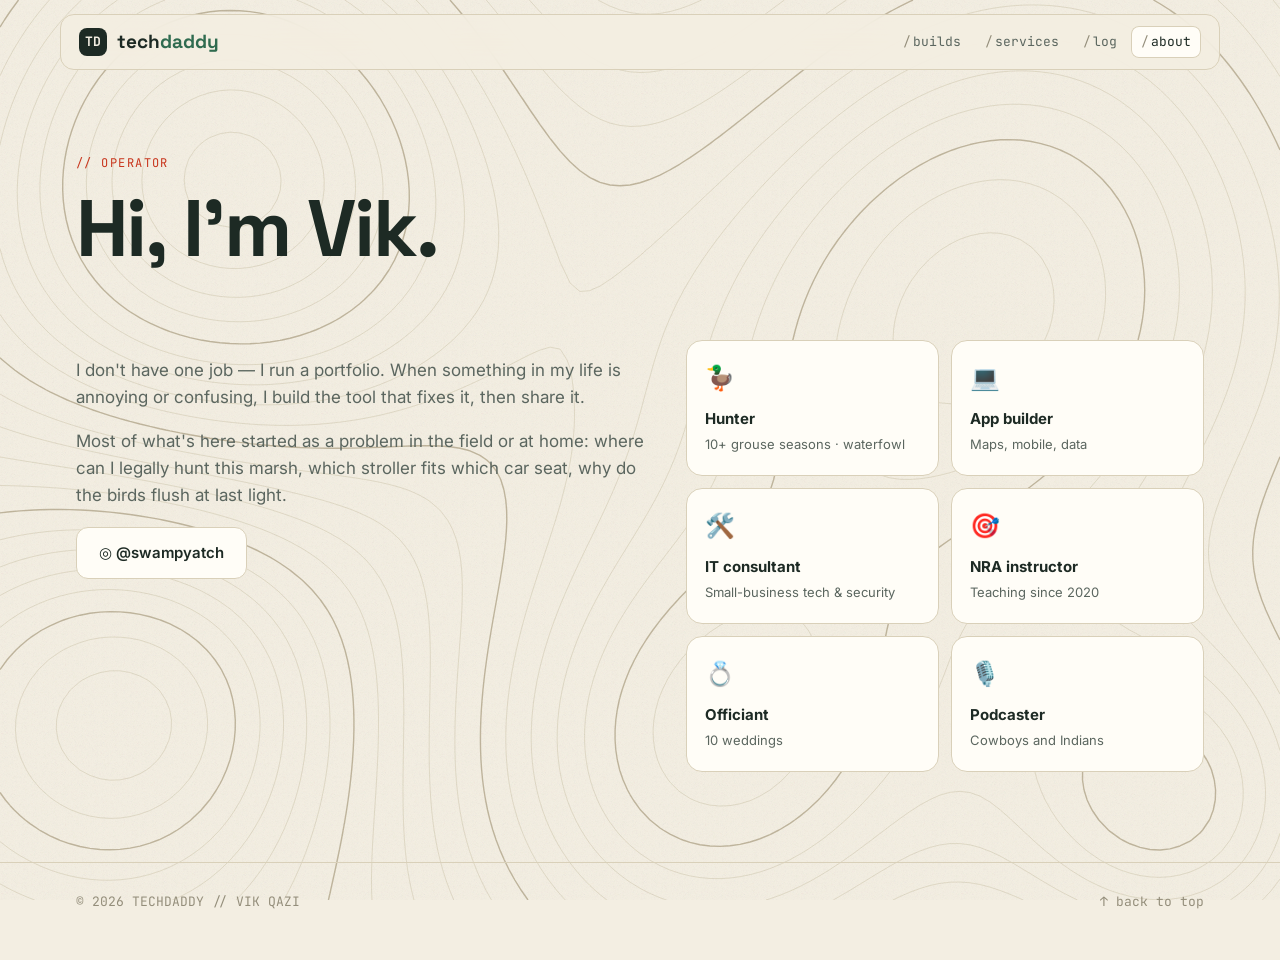
<file: about.html>
<!doctype html>
<html lang="en">
<head>
<meta charset="utf-8">
<meta name="viewport" content="width=device-width, initial-scale=1">
<title>About · TechDaddy</title>
<meta name="description" content="Vik: hunter, app builder, IT consultant, NRA instructor, wedding officiant and podcaster.">
<meta name="theme-color" content="#f3eee2">
<link rel="preconnect" href="https://fonts.googleapis.com">
<link href="https://fonts.googleapis.com/css2?family=Space+Grotesk:wght@400;500;700&family=JetBrains+Mono:wght@400;600&family=Inter:wght@400;500;600&display=swap" rel="stylesheet">
<link rel="stylesheet" href="styles.css?v=20261126b">
</head>
<body>
<div class="noise"></div>

<nav><div class="bar">
  <a class="logo" href="./"><span class="mark">TD</span><span>tech<b>daddy</b></span></a>
  <div class="links">
    <a href="builds.html">builds</a>
    <a href="services.html">services</a>
    <a href="log.html">log</a>
    <a href="about.html" aria-current="page">about</a>
  </div>
</div></nav>

<main>
<header class="page-head"><div class="wrap">
  <div class="eyebrow rv">// OPERATOR</div>
  <h1 class="rv">Hi, I'm Vik.</h1>
</div></header>

<section><div class="wrap about">
  <div class="rv">
    <p>I don't have one job — I run a portfolio. When something in my life is annoying or confusing, I build the tool that fixes it, then share it.</p>
    <p>Most of what's here started as a problem in the field or at home: where can I legally hunt this marsh, which stroller fits which car seat, why do the birds flush at last light.</p>
    <a class="btn ghost" href="https://www.instagram.com/swampyatch/" target="_blank" rel="noopener">◎ @swampyatch</a>
  </div>
  <div class="hats rv">
    <div class="hat"><i>🦆</i><b>Hunter</b><span>10+ grouse seasons · waterfowl</span></div>
    <div class="hat"><i>💻</i><b>App builder</b><span>Maps, mobile, data</span></div>
    <div class="hat"><i>🛠️</i><b>IT consultant</b><span>Small-business tech &amp; security</span></div>
    <div class="hat"><i>🎯</i><b>NRA instructor</b><span>Teaching since 2020</span></div>
    <div class="hat"><i>💍</i><b>Officiant</b><span>10 weddings</span></div>
    <div class="hat"><i>🎙️</i><b>Podcaster</b><span>Cowboys and Indians</span></div>
  </div>
</div></section>
</main>

<footer><div class="wrap">
  <span>© <span id="yr"></span> TECHDADDY // VIK QAZI</span>
  <a href="#">↑ back to top</a>
</div></footer>

<script src="site.js?v=20261126b"></script>
</body>
</html>
</file>
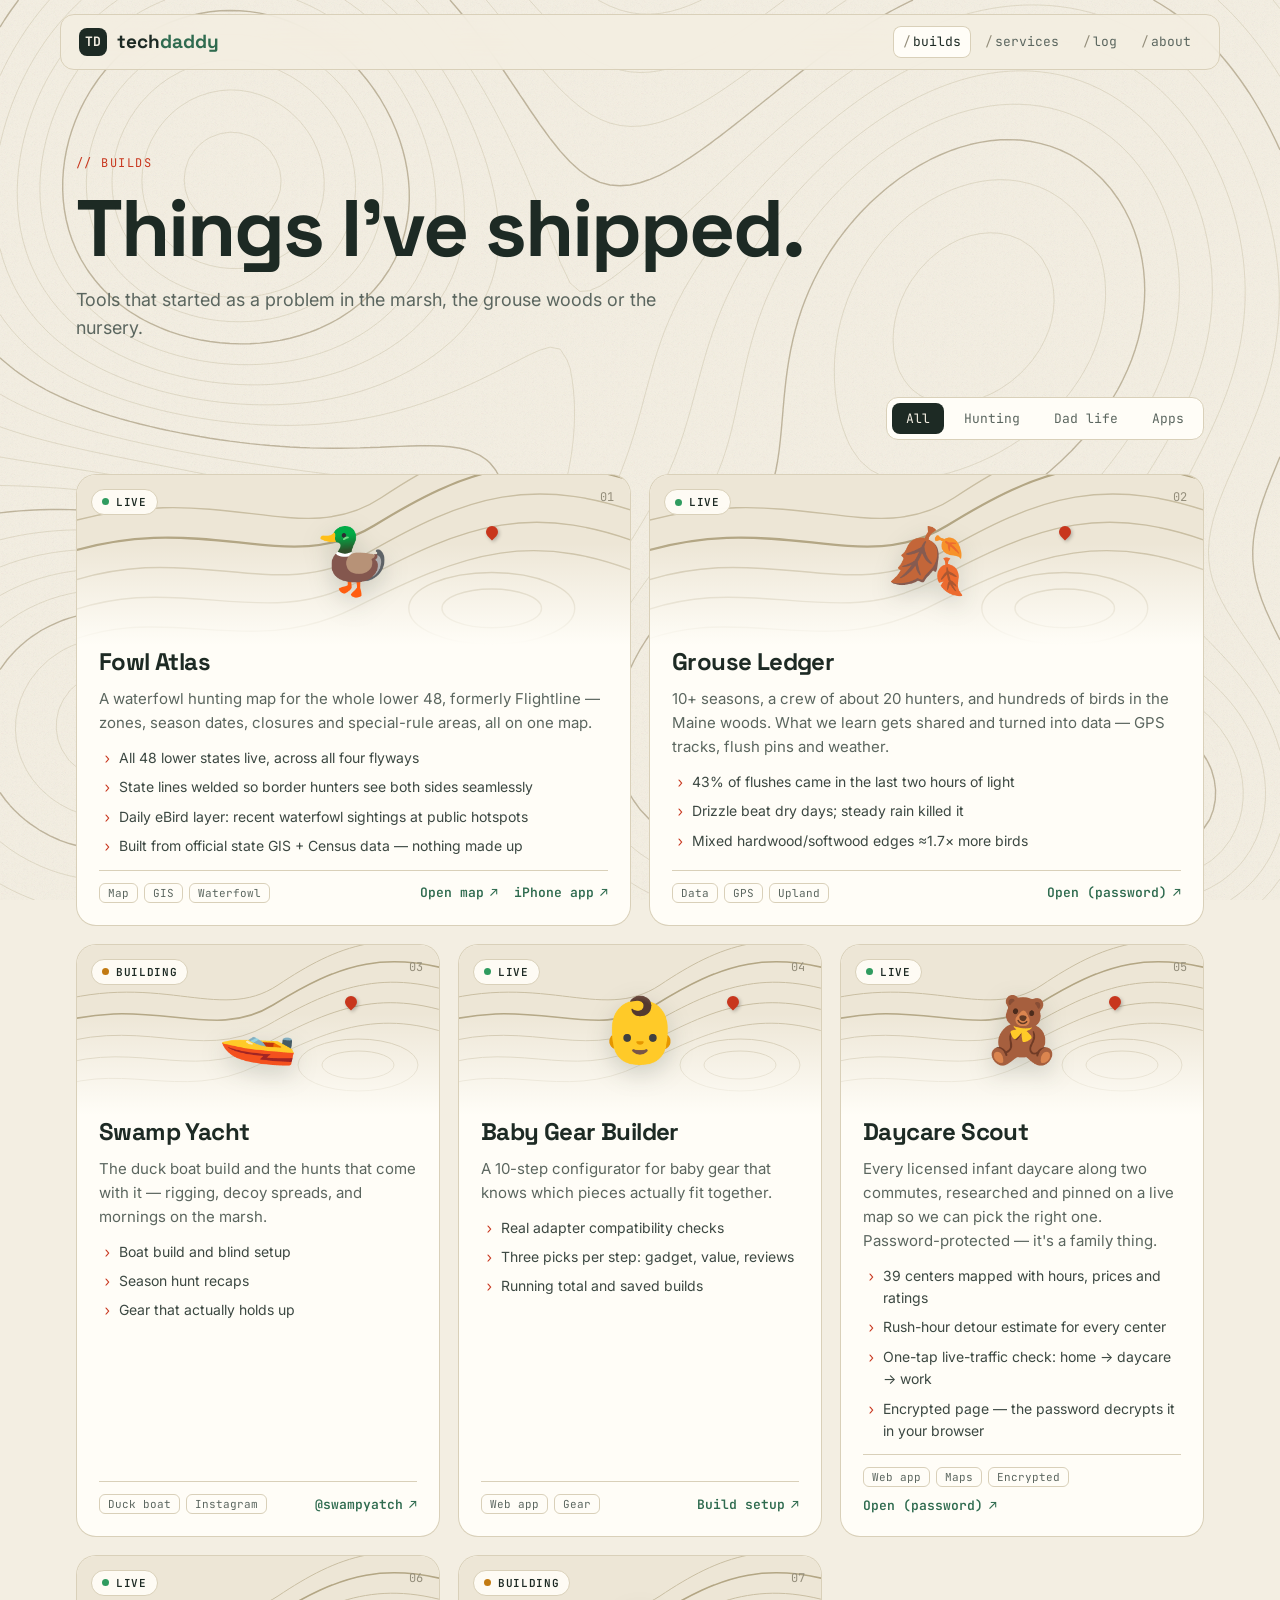
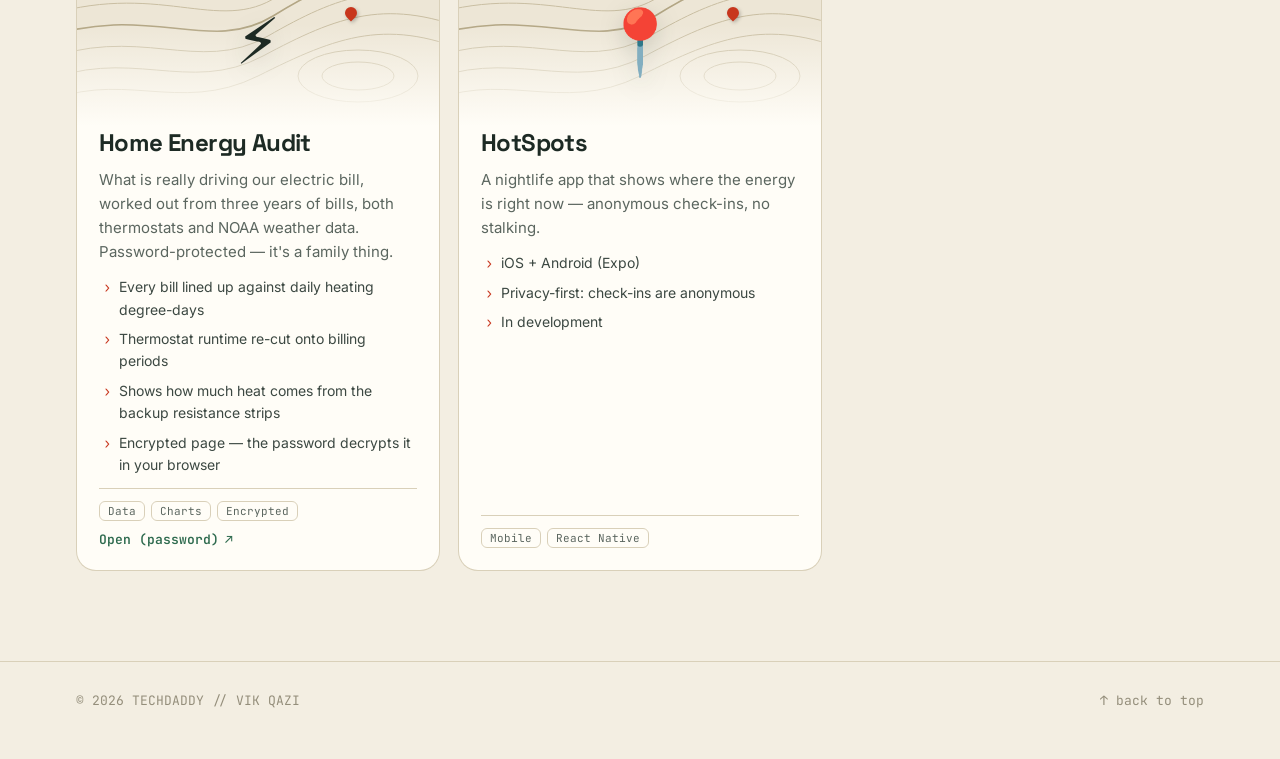
<file: builds.html>
<!doctype html>
<html lang="en">
<head>
<meta charset="utf-8">
<meta name="viewport" content="width=device-width, initial-scale=1">
<title>Builds · TechDaddy</title>
<meta name="description" content="Things Vik has shipped: Fowl Atlas waterfowl map, Grouse Ledger, Swamp Yacht, Baby Gear Builder and HotSpots.">
<meta name="theme-color" content="#f3eee2">
<link rel="preconnect" href="https://fonts.googleapis.com">
<link href="https://fonts.googleapis.com/css2?family=Space+Grotesk:wght@400;500;700&family=JetBrains+Mono:wght@400;600&family=Inter:wght@400;500;600&display=swap" rel="stylesheet">
<link rel="stylesheet" href="styles.css?v=20261126b">
</head>
<body>
<div class="noise"></div>

<nav><div class="bar">
  <a class="logo" href="./"><span class="mark">TD</span><span>tech<b>daddy</b></span></a>
  <div class="links">
    <a href="builds.html" aria-current="page">builds</a>
    <a href="services.html">services</a>
    <a href="log.html">log</a>
    <a href="about.html">about</a>
  </div>
</div></nav>

<main>
<header class="page-head"><div class="wrap">
  <div class="eyebrow rv">// BUILDS</div>
  <h1 class="rv">Things I've shipped.</h1>
  <p class="rv">Tools that started as a problem in the marsh, the grouse woods or the nursery.</p>
</div></header>

<section><div class="wrap">
  <div class="sec-head rv"><div></div><div class="filters" id="filters"></div></div>
  <div class="grid" id="grid"></div>
</div></section>
</main>

<footer><div class="wrap">
  <span>© <span id="yr"></span> TECHDADDY // VIK QAZI</span>
  <a href="#">↑ back to top</a>
</div></footer>

<script src="site.js?v=20261126b"></script>
</body>
</html>
</file>
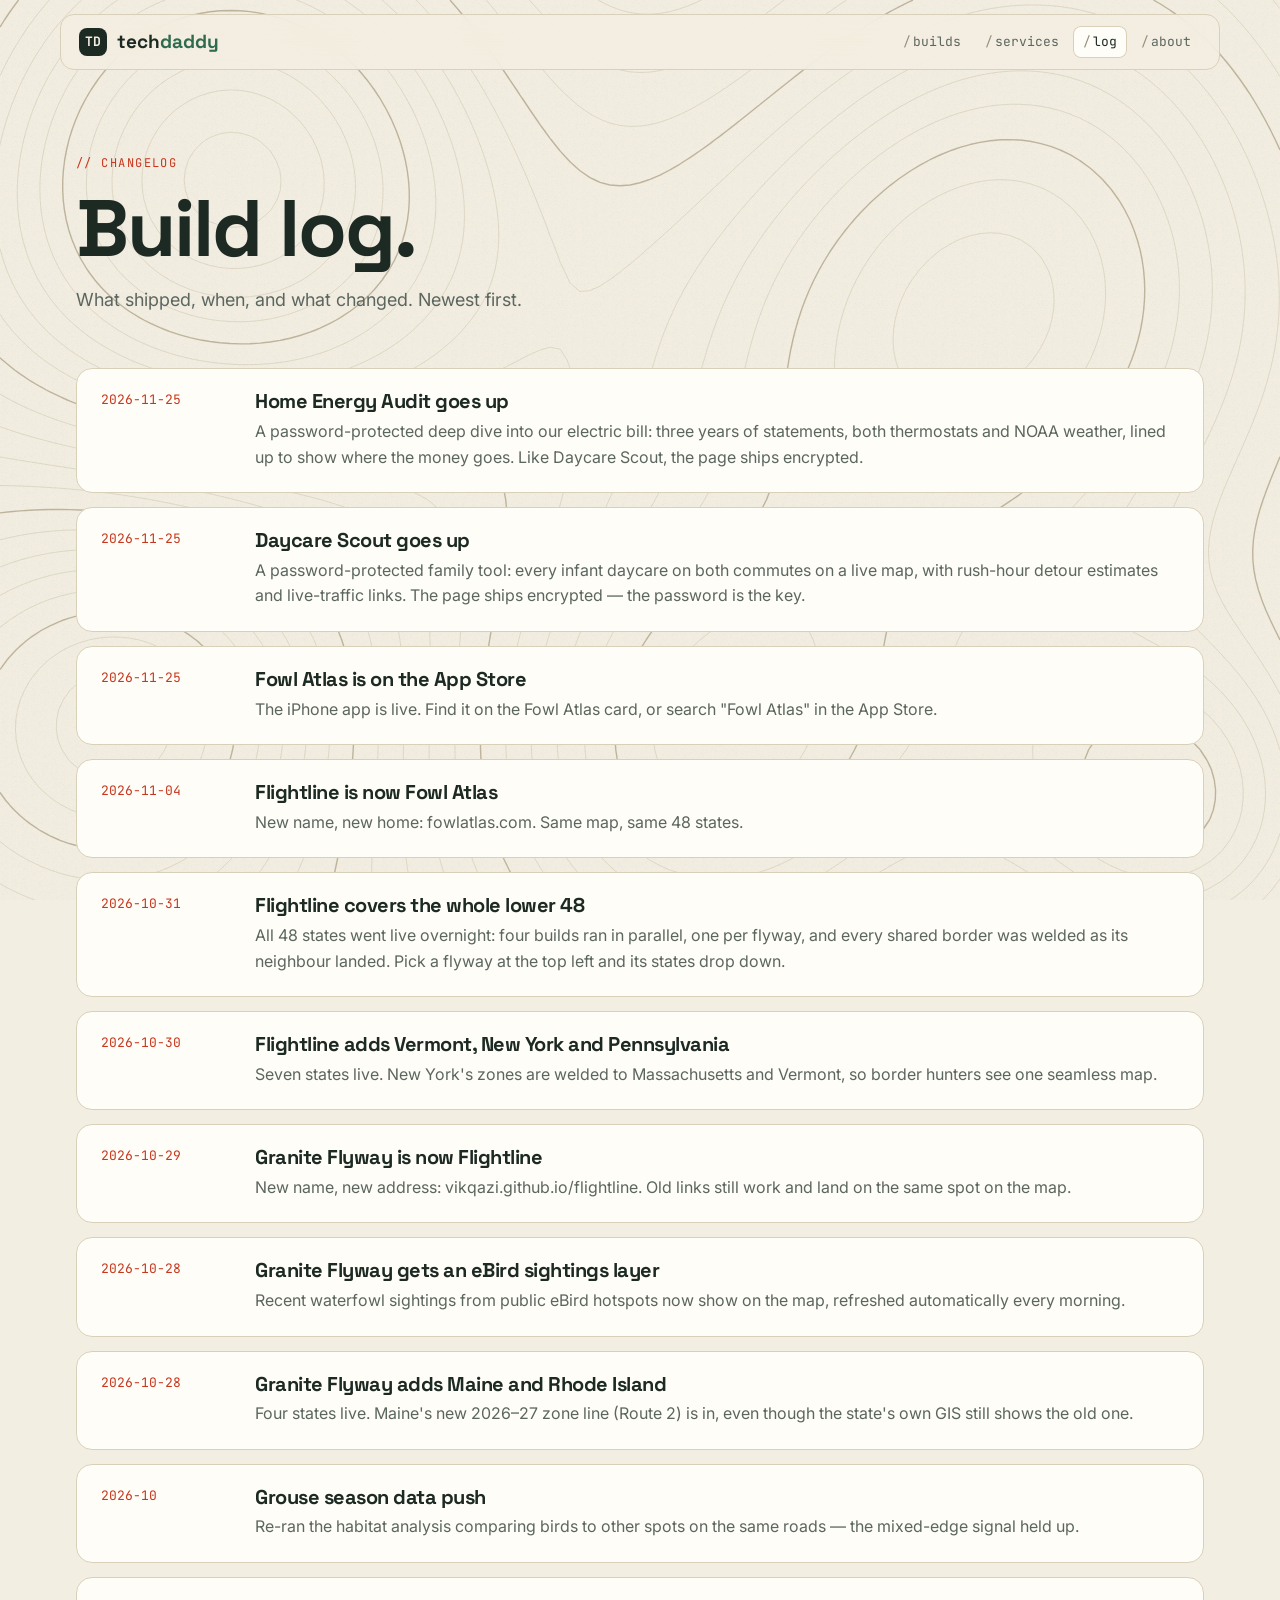
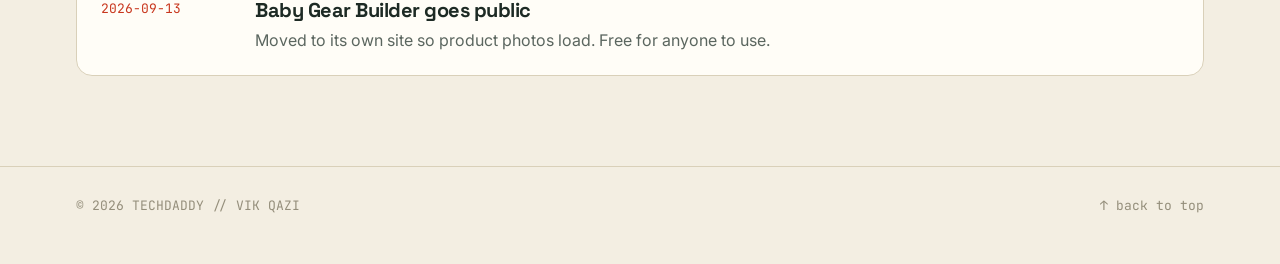
<file: log.html>
<!doctype html>
<html lang="en">
<head>
<meta charset="utf-8">
<meta name="viewport" content="width=device-width, initial-scale=1">
<title>Build Log · TechDaddy</title>
<meta name="description" content="Dated updates on everything TechDaddy builds.">
<meta name="theme-color" content="#f3eee2">
<link rel="preconnect" href="https://fonts.googleapis.com">
<link href="https://fonts.googleapis.com/css2?family=Space+Grotesk:wght@400;500;700&family=JetBrains+Mono:wght@400;600&family=Inter:wght@400;500;600&display=swap" rel="stylesheet">
<link rel="stylesheet" href="styles.css?v=20261126b">
</head>
<body>
<div class="noise"></div>

<nav><div class="bar">
  <a class="logo" href="./"><span class="mark">TD</span><span>tech<b>daddy</b></span></a>
  <div class="links">
    <a href="builds.html">builds</a>
    <a href="services.html">services</a>
    <a href="log.html" aria-current="page">log</a>
    <a href="about.html">about</a>
  </div>
</div></nav>

<main>
<header class="page-head"><div class="wrap">
  <div class="eyebrow rv">// CHANGELOG</div>
  <h1 class="rv">Build log.</h1>
  <p class="rv">What shipped, when, and what changed. Newest first.</p>
</div></header>

<section><div class="wrap">
  <div class="log" id="logList"></div>
</div></section>
</main>

<footer><div class="wrap">
  <span>© <span id="yr"></span> TECHDADDY // VIK QAZI</span>
  <a href="#">↑ back to top</a>
</div></footer>

<script src="site.js?v=20261126b"></script>
</body>
</html>
</file>
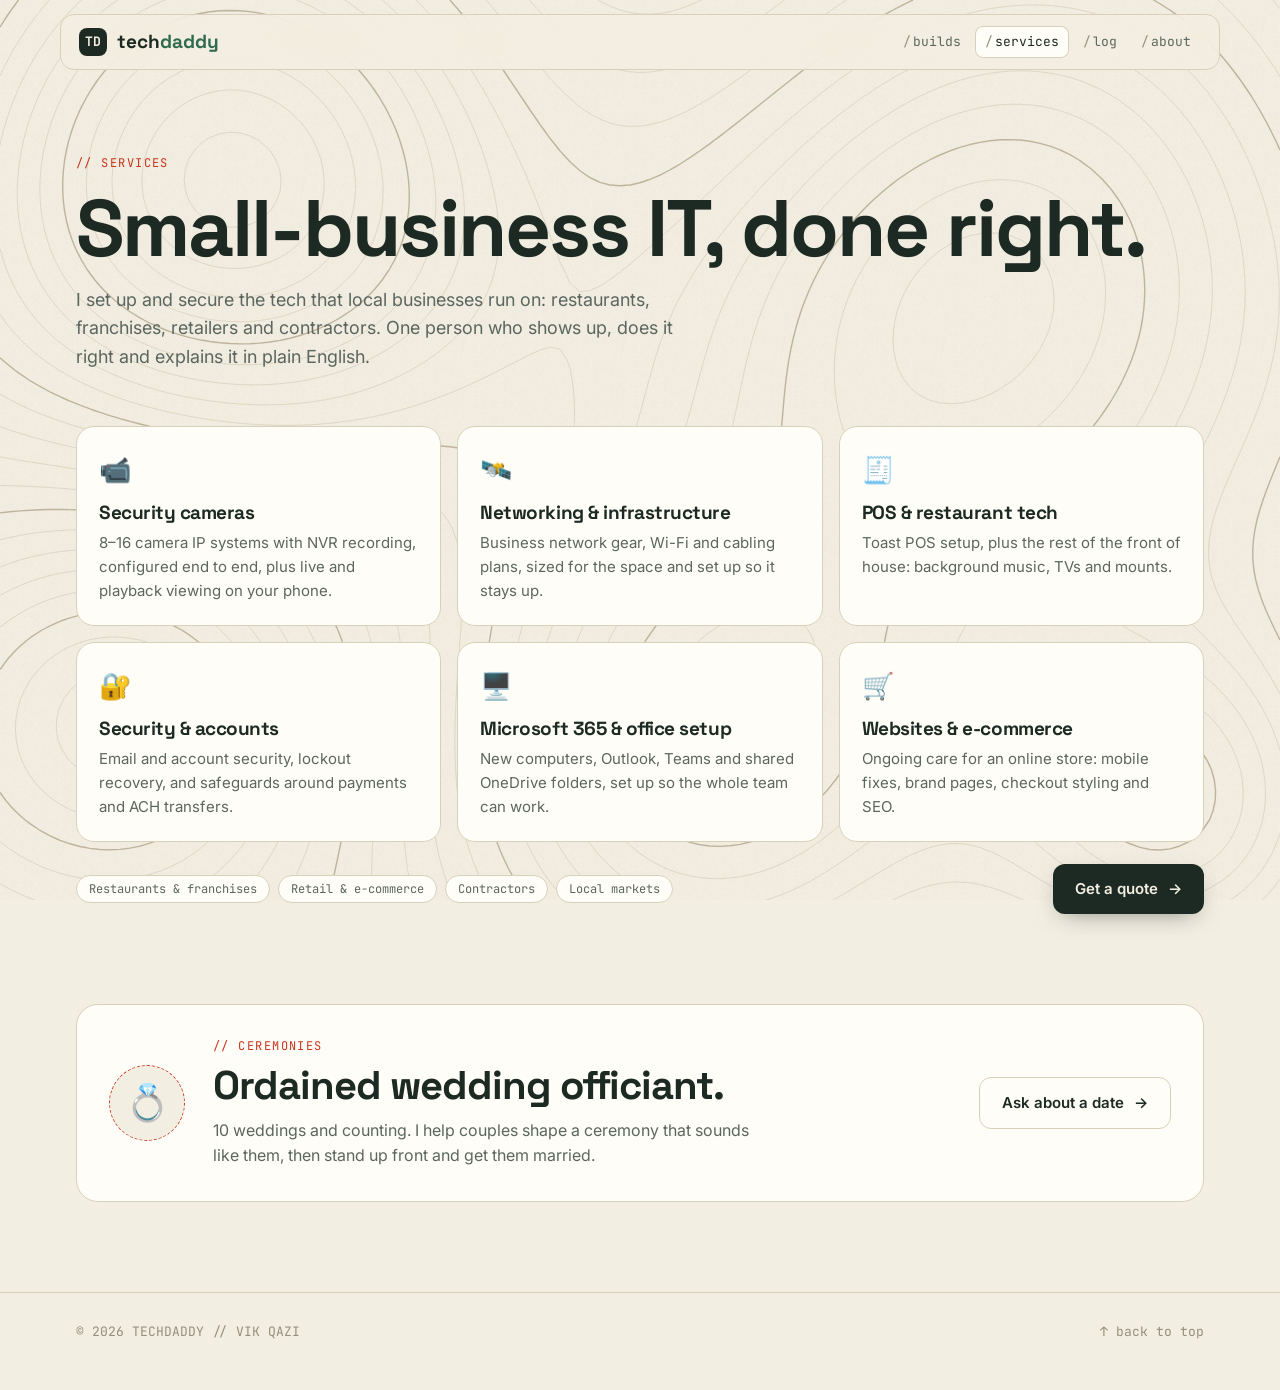
<file: services.html>
<!doctype html>
<html lang="en">
<head>
<meta charset="utf-8">
<meta name="viewport" content="width=device-width, initial-scale=1">
<title>Services · TechDaddy</title>
<meta name="description" content="Small-business IT: security cameras, networking, Toast POS, account security, Microsoft 365 and e-commerce. Plus wedding officiating.">
<meta name="theme-color" content="#f3eee2">
<link rel="preconnect" href="https://fonts.googleapis.com">
<link href="https://fonts.googleapis.com/css2?family=Space+Grotesk:wght@400;500;700&family=JetBrains+Mono:wght@400;600&family=Inter:wght@400;500;600&display=swap" rel="stylesheet">
<link rel="stylesheet" href="styles.css?v=20261126b">
</head>
<body>
<div class="noise"></div>

<nav><div class="bar">
  <a class="logo" href="./"><span class="mark">TD</span><span>tech<b>daddy</b></span></a>
  <div class="links">
    <a href="builds.html">builds</a>
    <a href="services.html" aria-current="page">services</a>
    <a href="log.html">log</a>
    <a href="about.html">about</a>
  </div>
</div></nav>

<main>
<header class="page-head"><div class="wrap">
  <div class="eyebrow rv">// SERVICES</div>
  <h1 class="rv">Small-business IT, done right.</h1>
  <p class="rv">I set up and secure the tech that local businesses run on: restaurants, franchises, retailers and contractors. One person who shows up, does it right and explains it in plain English.</p>
</div></header>

<section id="services"><div class="wrap">
  <div class="svc-grid">
    <div class="svc rv"><i>📹</i><h3>Security cameras</h3><p>8–16 camera IP systems with NVR recording, configured end to end, plus live and playback viewing on your phone.</p></div>
    <div class="svc rv"><i>🛰️</i><h3>Networking &amp; infrastructure</h3><p>Business network gear, Wi-Fi and cabling plans, sized for the space and set up so it stays up.</p></div>
    <div class="svc rv"><i>🧾</i><h3>POS &amp; restaurant tech</h3><p>Toast POS setup, plus the rest of the front of house: background music, TVs and mounts.</p></div>
    <div class="svc rv"><i>🔐</i><h3>Security &amp; accounts</h3><p>Email and account security, lockout recovery, and safeguards around payments and ACH transfers.</p></div>
    <div class="svc rv"><i>🖥️</i><h3>Microsoft 365 &amp; office setup</h3><p>New computers, Outlook, Teams and shared OneDrive folders, set up so the whole team can work.</p></div>
    <div class="svc rv"><i>🛒</i><h3>Websites &amp; e-commerce</h3><p>Ongoing care for an online store: mobile fixes, brand pages, checkout styling and SEO.</p></div>
  </div>
  <div class="svc-foot rv">
    <div class="industries"><span>Restaurants &amp; franchises</span><span>Retail &amp; e-commerce</span><span>Contractors</span><span>Local markets</span></div>
    <a class="btn primary" href="mailto:vikqazi@gmail.com?subject=IT%20quote%20request">Get a quote <span>→</span></a>
  </div>
</div></section>

<section id="officiant"><div class="wrap">
  <div class="officiant rv">
    <div class="off-mark">💍</div>
    <div>
      <div class="eyebrow">// CEREMONIES</div>
      <h2>Ordained wedding officiant.</h2>
      <p>10 weddings and counting. I help couples shape a ceremony that sounds like them, then stand up front and get them married.</p>
    </div>
    <a class="btn ghost" href="mailto:vikqazi@gmail.com?subject=Officiant%20inquiry">Ask about a date <span>→</span></a>
  </div>
</div></section>
</main>

<footer><div class="wrap">
  <span>© <span id="yr"></span> TECHDADDY // VIK QAZI</span>
  <a href="#">↑ back to top</a>
</div></footer>

<script src="site.js?v=20261126b"></script>
</body>
</html>
</file>
<file: styles.css>
:root{
  --bg:#05070d; --bg2:#0a0e1a; --glass:rgba(255,255,255,.035); --glass-hi:rgba(255,255,255,.07);
  --line:rgba(140,170,255,.12); --line-hi:rgba(120,220,255,.45);
  --ink:#eaf0ff; --muted:#8a96b3; --dim:#55607a;
  --cyan:#3ee7ff; --violet:#8b5cff; --pink:#ff4fd8; --lime:#7dffb2; --amber:#ffb547;
  --grad:linear-gradient(100deg,var(--cyan),var(--violet) 55%,var(--pink));
  --mono:"JetBrains Mono",ui-monospace,monospace;
}
*{box-sizing:border-box}
html{scroll-behavior:smooth}
body{margin:0;background:var(--bg);color:var(--ink);font:16px/1.6 Inter,system-ui,sans-serif;overflow-x:hidden;-webkit-font-smoothing:antialiased}
a{color:inherit}
::selection{background:var(--violet);color:#fff}
.wrap{max-width:1160px;margin:0 auto;padding:0 16px;position:relative}
h1,h2,h3{font-family:"Space Grotesk",Inter,sans-serif;line-height:1.08;margin:0;letter-spacing:-.025em}
.mono{font-family:var(--mono)}

/* ---------- background layers ---------- */
#net{position:fixed;inset:0;width:100%;height:100%;z-index:0;pointer-events:none}
.bg-grid{position:fixed;inset:0;z-index:0;pointer-events:none;
  background-image:linear-gradient(var(--line) 1px,transparent 1px),linear-gradient(90deg,var(--line) 1px,transparent 1px);
  background-size:64px 64px;
  mask-image:radial-gradient(ellipse 80% 60% at 50% 0%,#000 30%,transparent 75%);
  -webkit-mask-image:radial-gradient(ellipse 80% 60% at 50% 0%,#000 30%,transparent 75%);opacity:.55}
.orb{position:fixed;border-radius:50%;filter:blur(90px);z-index:0;pointer-events:none;opacity:.45}
.orb.a{width:520px;height:520px;background:var(--violet);top:-180px;left:-120px;animation:drift 18s ease-in-out infinite alternate}
.orb.b{width:440px;height:440px;background:#0aa5c9;top:30vh;right:-160px;animation:drift 22s ease-in-out infinite alternate-reverse}
@keyframes drift{to{transform:translate(80px,60px) scale(1.15)}}
.noise{position:fixed;inset:0;z-index:1;pointer-events:none;opacity:.05;
  background-image:url("data:image/svg+xml,%3Csvg xmlns='http://www.w3.org/2000/svg' width='160' height='160'%3E%3Cfilter id='n'%3E%3CfeTurbulence baseFrequency='.9' numOctaves='2'/%3E%3C/filter%3E%3Crect width='100%25' height='100%25' filter='url(%23n)'/%3E%3C/svg%3E")}
main,nav,footer{position:relative;z-index:2}

/* ---------- nav ---------- */
nav{position:sticky;top:0;z-index:10}
nav .bar{margin:14px auto 0;max-width:1160px;display:flex;align-items:center;gap:20px;height:56px;padding:0 18px;
  background:rgba(8,11,20,.6);backdrop-filter:blur(16px) saturate(140%);-webkit-backdrop-filter:blur(16px) saturate(140%);
  border:1px solid var(--line);border-radius:14px}
.logo{display:flex;align-items:center;gap:10px;font-family:"Space Grotesk";font-weight:700;font-size:19px;text-decoration:none}
.logo .mark{width:28px;height:28px;border-radius:8px;background:var(--grad);display:grid;place-items:center;font-family:var(--mono);font-size:13px;color:#05070d;box-shadow:0 0 18px rgba(62,231,255,.45)}
.logo b{background:var(--grad);-webkit-background-clip:text;background-clip:text;color:transparent}
nav .links{margin-left:auto;display:flex;gap:4px}
nav .links a{text-decoration:none;color:var(--muted);font-family:var(--mono);font-size:13px;padding:6px 10px;border-radius:8px;transition:.2s}
nav .links a:hover{color:var(--ink);background:var(--glass-hi)}
nav .links a::before{content:"/";color:var(--dim);margin-right:2px}

/* ---------- hero ---------- */
.hero{padding:96px 0 70px;text-align:left}
.pill{display:inline-flex;align-items:center;gap:10px;font-family:var(--mono);font-size:12px;color:var(--muted);
  border:1px solid var(--line);background:var(--glass);border-radius:999px;padding:6px 14px 6px 8px}
.pill .dot{width:8px;height:8px;border-radius:50%;background:var(--lime);box-shadow:0 0 0 0 rgba(125,255,178,.7);animation:ping 2s infinite}
@keyframes ping{70%{box-shadow:0 0 0 9px rgba(125,255,178,0)}100%{box-shadow:0 0 0 0 rgba(125,255,178,0)}}
.hero h1{font-size:clamp(44px,8.4vw,104px);margin:26px 0 22px;font-weight:700}
.hero h1 .g{background:var(--grad);background-size:200% auto;-webkit-background-clip:text;background-clip:text;color:transparent;animation:sheen 6s linear infinite}
@keyframes sheen{to{background-position:200% center}}
.tagline{max-width:640px;font-size:clamp(17px,2vw,20px);color:var(--muted);margin:10px 0 20px}
.term{font-family:var(--mono);font-size:clamp(14px,1.8vw,17px);color:var(--muted);margin:0 0 34px;min-height:1.6em}
.term .p{color:var(--cyan)}
.term .cur{display:inline-block;width:9px;height:1.1em;background:var(--cyan);vertical-align:-3px;margin-left:2px;animation:blink 1s steps(1) infinite}
@keyframes blink{50%{opacity:0}}
.cta{display:flex;flex-wrap:wrap;gap:12px}
.btn{position:relative;display:inline-flex;align-items:center;gap:10px;padding:13px 22px;border-radius:12px;font-weight:600;text-decoration:none;font-size:15px;transition:transform .2s,box-shadow .2s}
.btn.primary{background:var(--grad);color:#05070d;box-shadow:0 8px 30px -6px rgba(139,92,255,.6)}
.btn.primary:hover{transform:translateY(-2px);box-shadow:0 12px 40px -6px rgba(62,231,255,.6)}
.btn.ghost{border:1px solid var(--line);background:var(--glass);backdrop-filter:blur(8px)}
.btn.ghost:hover{border-color:var(--line-hi);transform:translateY(-2px)}
.stats{display:grid;grid-template-columns:repeat(4,1fr);margin-top:70px;border:1px solid var(--line);border-radius:18px;background:var(--glass);backdrop-filter:blur(10px);overflow:hidden}
.stat{padding:22px 24px;border-right:1px solid var(--line)}
.stat:last-child{border-right:0}
.stat b{display:block;font-family:"Space Grotesk";font-size:clamp(28px,3.4vw,40px);font-weight:700}
.stat span{font-family:var(--mono);font-size:11px;letter-spacing:.08em;text-transform:uppercase;color:var(--muted)}

/* ---------- ticker ---------- */
.ticker{border-block:1px solid var(--line);background:rgba(8,11,20,.5);overflow:hidden;white-space:nowrap;padding:14px 0;
  mask-image:linear-gradient(90deg,transparent,#000 10%,#000 90%,transparent);-webkit-mask-image:linear-gradient(90deg,transparent,#000 10%,#000 90%,transparent)}
.ticker .track{display:inline-flex;gap:46px;animation:scroll 40s linear infinite;font-family:var(--mono);font-size:13px;color:var(--muted)}
.ticker .track span::before{content:"◆";color:var(--violet);margin-right:12px;font-size:10px}
@keyframes scroll{to{transform:translateX(-50%)}}

/* ---------- sections ---------- */
section{padding:90px 0}
.eyebrow{font-family:var(--mono);font-size:12px;color:var(--cyan);letter-spacing:.12em}
.sec-head{display:flex;flex-wrap:wrap;align-items:end;justify-content:space-between;gap:20px;margin-bottom:34px}
.sec-head h2{font-size:clamp(34px,5vw,56px);margin-top:8px}
.filters{display:flex;flex-wrap:wrap;gap:6px;padding:5px;border:1px solid var(--line);border-radius:12px;background:var(--glass)}
.filters button{background:none;color:var(--muted);border:0;border-radius:8px;padding:7px 14px;font:13px var(--mono);cursor:pointer;transition:.2s}
.filters button:hover{color:var(--ink)}
.filters button.on{background:var(--glass-hi);color:var(--ink);box-shadow:inset 0 0 0 1px var(--line-hi)}

/* ---------- cards ---------- */
.grid{display:grid;grid-template-columns:repeat(6,1fr);gap:18px}
.card{grid-column:span 2;position:relative;border-radius:20px;padding:1px;background:var(--line);transition:transform .35s cubic-bezier(.2,.8,.2,1);transform-style:preserve-3d;--mx:50%;--my:50%}
.card.wide{grid-column:span 3}
.card::before{content:"";position:absolute;inset:0;border-radius:20px;opacity:0;transition:opacity .3s;
  background:radial-gradient(420px circle at var(--mx) var(--my),var(--cyan),var(--violet) 35%,transparent 60%)}
.card:hover::before{opacity:1}
.card .in{position:relative;height:100%;border-radius:19px;background:linear-gradient(180deg,rgba(14,18,32,.92),rgba(8,10,18,.96));overflow:hidden;display:flex;flex-direction:column}
.card .in::after{content:"";position:absolute;inset:0;pointer-events:none;opacity:0;transition:opacity .3s;
  background:radial-gradient(300px circle at var(--mx) var(--my),rgba(255,255,255,.06),transparent 60%)}
.card:hover .in::after{opacity:1}
.art{height:170px;position:relative;overflow:hidden;display:grid;place-items:center}
.art .glyph{font-size:64px;filter:drop-shadow(0 10px 30px rgba(0,0,0,.6));transition:transform .5s cubic-bezier(.2,.8,.2,1);position:relative;z-index:1}
.card:hover .art .glyph{transform:scale(1.12) translateY(-4px)}
.art .mesh{position:absolute;inset:0;opacity:.9}
.art .lines{position:absolute;inset:0;background-image:linear-gradient(rgba(255,255,255,.07) 1px,transparent 1px),linear-gradient(90deg,rgba(255,255,255,.07) 1px,transparent 1px);background-size:22px 22px;mask-image:linear-gradient(transparent,#000);-webkit-mask-image:linear-gradient(transparent,#000)}
.art::after{content:"";position:absolute;inset:auto 0 0;height:60%;background:linear-gradient(transparent,rgba(8,10,18,.96))}
.status{position:absolute;top:14px;left:14px;z-index:2;display:inline-flex;align-items:center;gap:7px;font:600 11px var(--mono);letter-spacing:.06em;text-transform:uppercase;
  padding:5px 10px;border-radius:999px;background:rgba(5,7,13,.7);backdrop-filter:blur(8px);border:1px solid rgba(255,255,255,.12)}
.status i{width:7px;height:7px;border-radius:50%}
.status.live i{background:var(--lime);box-shadow:0 0 10px var(--lime)}
.status.building i{background:var(--amber);box-shadow:0 0 10px var(--amber)}
.status.season i{background:var(--cyan);box-shadow:0 0 10px var(--cyan)}
.idx{position:absolute;top:14px;right:16px;z-index:2;font:12px var(--mono);color:rgba(255,255,255,.5)}
.body{padding:4px 22px 22px;display:flex;flex-direction:column;gap:12px;flex:1;position:relative;z-index:1}
.body h3{font-size:24px}
.body p{margin:0;color:var(--muted);font-size:15px}
.body ul{list-style:none;margin:0;padding:0;display:grid;gap:7px}
.body li{font-size:14px;color:#b7c1d9;padding-left:20px;position:relative}
.body li::before{content:"›";position:absolute;left:4px;color:var(--cyan);font-family:var(--mono)}
.foot{margin-top:auto;padding-top:12px;display:flex;flex-wrap:wrap;align-items:center;justify-content:space-between;gap:10px;border-top:1px solid var(--line)}
.tags{display:flex;flex-wrap:wrap;gap:6px}
.tags span{font:11px var(--mono);color:var(--muted);border:1px solid var(--line);border-radius:6px;padding:2px 8px}
.gos{display:flex;gap:16px;flex-wrap:wrap}
.go{font:600 13px var(--mono);text-decoration:none;color:var(--cyan);display:inline-flex;gap:6px;align-items:center}
.go:hover{text-shadow:0 0 12px var(--cyan)}
.go span{transition:transform .2s}
.go:hover span{transform:translate(3px,-3px)}

/* ---------- log ---------- */
.log{position:relative;display:grid;gap:14px}
.entry{display:grid;grid-template-columns:130px 1fr;gap:24px;padding:22px 24px;border:1px solid var(--line);border-radius:16px;background:var(--glass);backdrop-filter:blur(8px);transition:.25s}
.entry:hover{border-color:var(--line-hi);background:var(--glass-hi)}
.entry time{font:13px var(--mono);color:var(--cyan)}
.entry h3{font-size:20px;margin-bottom:6px}
.entry p{margin:0;color:var(--muted)}

/* ---------- about ---------- */
.about{display:grid;grid-template-columns:1.1fr 1fr;gap:40px;align-items:start}
.about p{color:var(--muted);font-size:17px}
.hats{display:grid;grid-template-columns:1fr 1fr;gap:12px}
.hat{border:1px solid var(--line);border-radius:16px;padding:18px;background:var(--glass);transition:.25s}
.hat:hover{border-color:var(--line-hi);transform:translateY(-3px)}
.hat i{font-style:normal;font-size:24px;display:block;margin-bottom:10px}
.hat b{display:block;font-size:15px}
.hat span{font-size:13px;color:var(--muted)}

/* ---------- services + officiant ---------- */
.sec-sub{max-width:460px;margin:0;color:var(--muted)}
.svc-grid{display:grid;grid-template-columns:repeat(3,1fr);gap:16px}
.svc{border:1px solid var(--line);border-radius:18px;padding:22px;background:var(--paper,var(--glass));transition:.25s}
.svc:hover{border-color:var(--line-hi);transform:translateY(-3px)}
.svc i{font-style:normal;font-size:26px;display:block;margin-bottom:12px}
.svc h3{font-size:19px;margin-bottom:8px}
.svc p{margin:0;color:var(--muted);font-size:15px}
.svc-foot{display:flex;flex-wrap:wrap;align-items:center;justify-content:space-between;gap:16px;margin-top:22px}
.industries{display:flex;flex-wrap:wrap;gap:8px}
.industries span{font:12px var(--mono);color:var(--muted);border:1px solid var(--line);border-radius:999px;padding:5px 12px;background:var(--paper,var(--glass))}
.officiant{display:grid;grid-template-columns:auto 1fr auto;gap:28px;align-items:center;border:1px solid var(--line);border-radius:22px;padding:32px;background:var(--paper,var(--glass))}
.off-mark{width:76px;height:76px;border-radius:50%;display:grid;place-items:center;font-size:36px;border:1px dashed var(--pin);background:var(--bg)}
.officiant h2{font-size:clamp(26px,3.6vw,40px);margin:8px 0 10px}
.officiant p{margin:0;color:var(--muted);max-width:560px}
#officiant{padding-top:0}

/* ---------- home status board ---------- */
.board{margin-top:64px;border:1px solid var(--line);border-radius:18px;background:var(--paper,var(--glass));overflow:hidden;max-width:820px}
.board-hd{display:flex;justify-content:space-between;gap:12px;padding:12px 20px;border-bottom:1px solid var(--line);font:11px var(--mono);letter-spacing:.12em;color:var(--dim)}
.board-hd span:first-child{color:var(--pin)}
.board-row{display:grid;grid-template-columns:150px 1fr;gap:16px;align-items:center;padding:14px 20px;border-bottom:1px dashed var(--line)}
.board-row:last-child{border-bottom:0}
.board-k{display:inline-flex;align-items:center;gap:9px;font:600 12px var(--mono);letter-spacing:.08em}
.board-k i{width:9px;height:9px;border-radius:50%}
.board-k.live i{background:#2f9b5f;box-shadow:0 0 0 3px rgba(47,155,95,.18);animation:pulse 2s infinite}
.board-k.private i{border:2px solid #2f9b5f;box-sizing:border-box}
.board-k.building i{background:var(--amber)}
.board-k.season i{background:var(--cyan)}
.board-k.open i{background:var(--pin)}
@keyframes pulse{50%{box-shadow:0 0 0 6px rgba(47,155,95,0)}}
.board-v{font-size:16px;display:flex;flex-wrap:wrap;gap:4px 10px;align-items:center}
.board-v a{color:var(--ink);text-decoration:none;border-bottom:1px solid var(--line);transition:.2s}
.board-v a:hover{color:var(--cyan);border-color:var(--cyan)}
.board-v b{color:var(--dim);font-weight:400}

/* ---------- multi-page: page headers, active nav, home explore tiles ---------- */
.page-head{padding:84px 0 10px}
.page-head h1{font-size:clamp(40px,7vw,80px);margin:12px 0 14px}
.page-head p{max-width:620px;margin:0;color:var(--muted);font-size:18px}
.page-head + section{padding-top:44px}
nav .links a[aria-current="page"]{color:var(--ink);background:var(--glass-hi);box-shadow:inset 0 0 0 1px var(--line)}
.explore{display:grid;grid-template-columns:repeat(4,1fr);gap:14px}
.tile{display:flex;flex-direction:column;gap:6px;text-decoration:none;border:1px solid var(--line);border-radius:18px;padding:20px;background:var(--paper,var(--glass));transition:.25s}
.tile:hover{border-color:var(--line-hi);transform:translateY(-3px)}
.tile i{font-style:normal;font-size:24px}
.tile b{font-family:"Space Grotesk";font-size:20px}
.tile span{color:var(--muted);font-size:14px}
.tile em{font:normal 600 13px var(--mono);color:var(--cyan);margin-top:auto;padding-top:6px}
.more{display:inline-block;margin-top:18px;font:600 13px var(--mono);color:var(--cyan);text-decoration:none}
.more:hover{text-decoration:underline}

footer{border-top:1px solid var(--line);padding:30px 0 50px;color:var(--dim);font:13px var(--mono)}
footer .wrap{display:flex;flex-wrap:wrap;gap:12px;justify-content:space-between}
footer a{text-decoration:none}
footer a:hover{color:var(--cyan)}

/* ---------- reveal ---------- */
.rv{opacity:0;transform:translateY(24px);transition:opacity .8s cubic-bezier(.2,.8,.2,1),transform .8s cubic-bezier(.2,.8,.2,1)}
.rv.on{opacity:1;transform:none}

@media (max-width:900px){
  .card,.card.wide{grid-column:span 3}
  .about{grid-template-columns:1fr}
  .svc-grid{grid-template-columns:1fr 1fr}
  .explore{grid-template-columns:1fr 1fr}
  .officiant{grid-template-columns:1fr;text-align:left}
}
@media (max-width:640px){
  nav .bar{margin:10px 10px 0;padding:0 12px}
  nav .links a{padding:6px 6px;font-size:12px}
  nav .links a::before{display:none}
  .hero{padding:60px 0 40px}
  .term{min-height:3.2em}
  .card,.card.wide{grid-column:span 6}
  .svc-grid{grid-template-columns:1fr}
  .officiant{padding:24px}
  .explore{grid-template-columns:1fr 1fr}
  .page-head{padding:56px 0 8px}
  .board{margin-top:44px}
  .board-row{grid-template-columns:1fr;gap:6px;padding:12px 16px}
  .board-hd{padding:10px 16px}
  .stats{grid-template-columns:1fr 1fr}
  .stat:nth-child(2){border-right:0}
  .stat:nth-child(-n+2){border-bottom:1px solid var(--line)}
  .entry{grid-template-columns:1fr;gap:6px}
  .hats{grid-template-columns:1fr}
  .hat:last-child{grid-column:auto}
  section{padding:64px 0}
}
@media (max-width:440px){
  .logo > span:last-child{display:none}
  nav .links{gap:0}
}
@media (prefers-reduced-motion:reduce){
  *,*::before,*::after{animation:none!important;transition:none!important}
  .term .cur{animation:blink 1s steps(1) infinite!important}
  .rv{opacity:1;transform:none}
}

/* ===== TOPO CARTOGRAPHER THEME ===== */
:root{
  --bg:#f3eee2; --bg2:#ebe4d3; --paper:#fffdf7; --glass:rgba(255,253,247,.7); --glass-hi:#fffdf7;
  --line:#d9d0b9; --line-hi:#2f6b4f;
  --ink:#1d2a24; --muted:#5b665f; --dim:#948e7b;
  --cyan:#2f6b4f; --violet:#2f6b4f; --pink:#c8361d; --lime:#2f6b4f; --amber:#c27a12; --pin:#c8361d;
  --grad:linear-gradient(90deg,#2f6b4f,#2f6b4f);
}
::selection{background:#2f6b4f;color:#fffdf7}
body{background:var(--bg);color:var(--ink)}
#net,.orb,.bg-grid{display:none}
#topo{position:fixed;inset:0;width:100%;height:100%;z-index:0;pointer-events:none}
.noise{opacity:.07;mix-blend-mode:multiply}

nav .bar{background:rgba(243,238,226,.82);border-color:var(--line)}
.logo .mark{background:var(--ink);color:var(--bg);box-shadow:none}
.logo b{background:none;color:#2f6b4f;-webkit-text-fill-color:#2f6b4f}

.pill{background:var(--paper)}
.pill .dot{background:var(--pin);animation:pingred 2s infinite}
@keyframes pingred{0%{box-shadow:0 0 0 0 rgba(200,54,29,.55)}70%{box-shadow:0 0 0 9px rgba(200,54,29,0)}100%{box-shadow:0 0 0 0 rgba(200,54,29,0)}}
.hero h1 .g{background:none;color:#2f6b4f;-webkit-text-fill-color:#2f6b4f;animation:none;
  }
.term .p{color:#2f6b4f}
.term .cur{background:var(--pin)}

.btn.primary{background:var(--ink);color:var(--bg);box-shadow:0 8px 24px -10px rgba(29,42,36,.55)}
.btn.primary:hover{box-shadow:0 12px 28px -10px rgba(29,42,36,.6)}
.btn.ghost{background:var(--paper);border-color:var(--line)}
.btn.ghost:hover{border-color:var(--ink)}
.stats{background:var(--paper)}

.ticker{background:var(--bg2)}
.ticker .track span::before{content:"▲";color:var(--pin)}

.filters{background:var(--paper)}
.filters button.on{background:var(--ink);color:var(--bg);box-shadow:none}

.card::before{background:radial-gradient(420px circle at var(--mx) var(--my),#2f6b4f,rgba(200,54,29,.6) 35%,transparent 60%)}
.card .in{background:var(--paper)}
.card .in::after{background:radial-gradient(300px circle at var(--mx) var(--my),rgba(47,107,79,.07),transparent 60%)}
.art .mesh{background:var(--bg2)!important}
.art .lines{mask-image:none;-webkit-mask-image:none;background-size:cover;background-position:center;
  background-image:url("data:image/svg+xml,%3Csvg xmlns='http://www.w3.org/2000/svg' viewBox='0 0 400 170' preserveAspectRatio='xMidYMid slice'%3E%3Cg fill='none' stroke='%23c9bea2' stroke-width='1'%3E%3Cpath d='M-20 150 C60 110 120 160 200 120 S330 60 420 100'/%3E%3Cpath d='M-20 128 C70 88 130 140 205 100 S330 40 420 78'/%3E%3Cpath d='M-20 106 C80 66 140 120 210 80 S330 20 420 56'/%3E%3Cpath stroke='%23b3a684' stroke-width='1.6' d='M-20 84 C90 44 150 100 215 60 S330 0 420 34'/%3E%3Cpath d='M-20 62 C100 22 160 80 220 40 S330 -20 420 12'/%3E%3Cellipse cx='300' cy='120' rx='60' ry='26'/%3E%3Cellipse cx='300' cy='120' rx='36' ry='14'/%3E%3C/g%3E%3C/svg%3E")}
.art::after{background:linear-gradient(transparent,var(--paper))}
.art .glyph{filter:drop-shadow(0 8px 12px rgba(29,42,36,.18))}
.art .pinmark{position:absolute;z-index:1;left:74%;top:30%;width:12px;height:12px;border-radius:50% 50% 50% 0;transform:rotate(-45deg);background:var(--pin);box-shadow:0 2px 4px rgba(0,0,0,.25)}
.status{background:rgba(255,253,247,.92);border-color:var(--line);color:var(--ink)}
.status.season i{background:#2f6b4f;box-shadow:none}
.status.live i{background:#2f9b5f;box-shadow:none}
.status.building i{background:var(--amber);box-shadow:none}
.idx{color:var(--dim)}
.body li{color:#3c4842}
.body li::before{color:var(--pin)}
.go{color:#2f6b4f}
.go:hover{text-shadow:none;text-decoration:underline}

.entry,.hat{background:var(--paper)}
.entry time{color:var(--pin)}
.eyebrow{color:var(--pin)}
footer{color:var(--dim)}
footer a:hover{color:#2f6b4f}

/* map-style grid readout that follows the cursor */
#gridref{position:fixed;z-index:3;pointer-events:none;font:11px var(--mono);color:var(--ink);background:rgba(255,253,247,.9);border:1px solid var(--line);border-radius:6px;padding:3px 7px;opacity:0;transition:opacity .2s;transform:translate(14px,14px)}
#gridref::before{content:"";position:absolute;left:-14px;top:-14px;width:9px;height:9px;border:1.5px solid var(--pin);border-radius:50%}
@media (hover:none){#gridref{display:none}}
</file>
